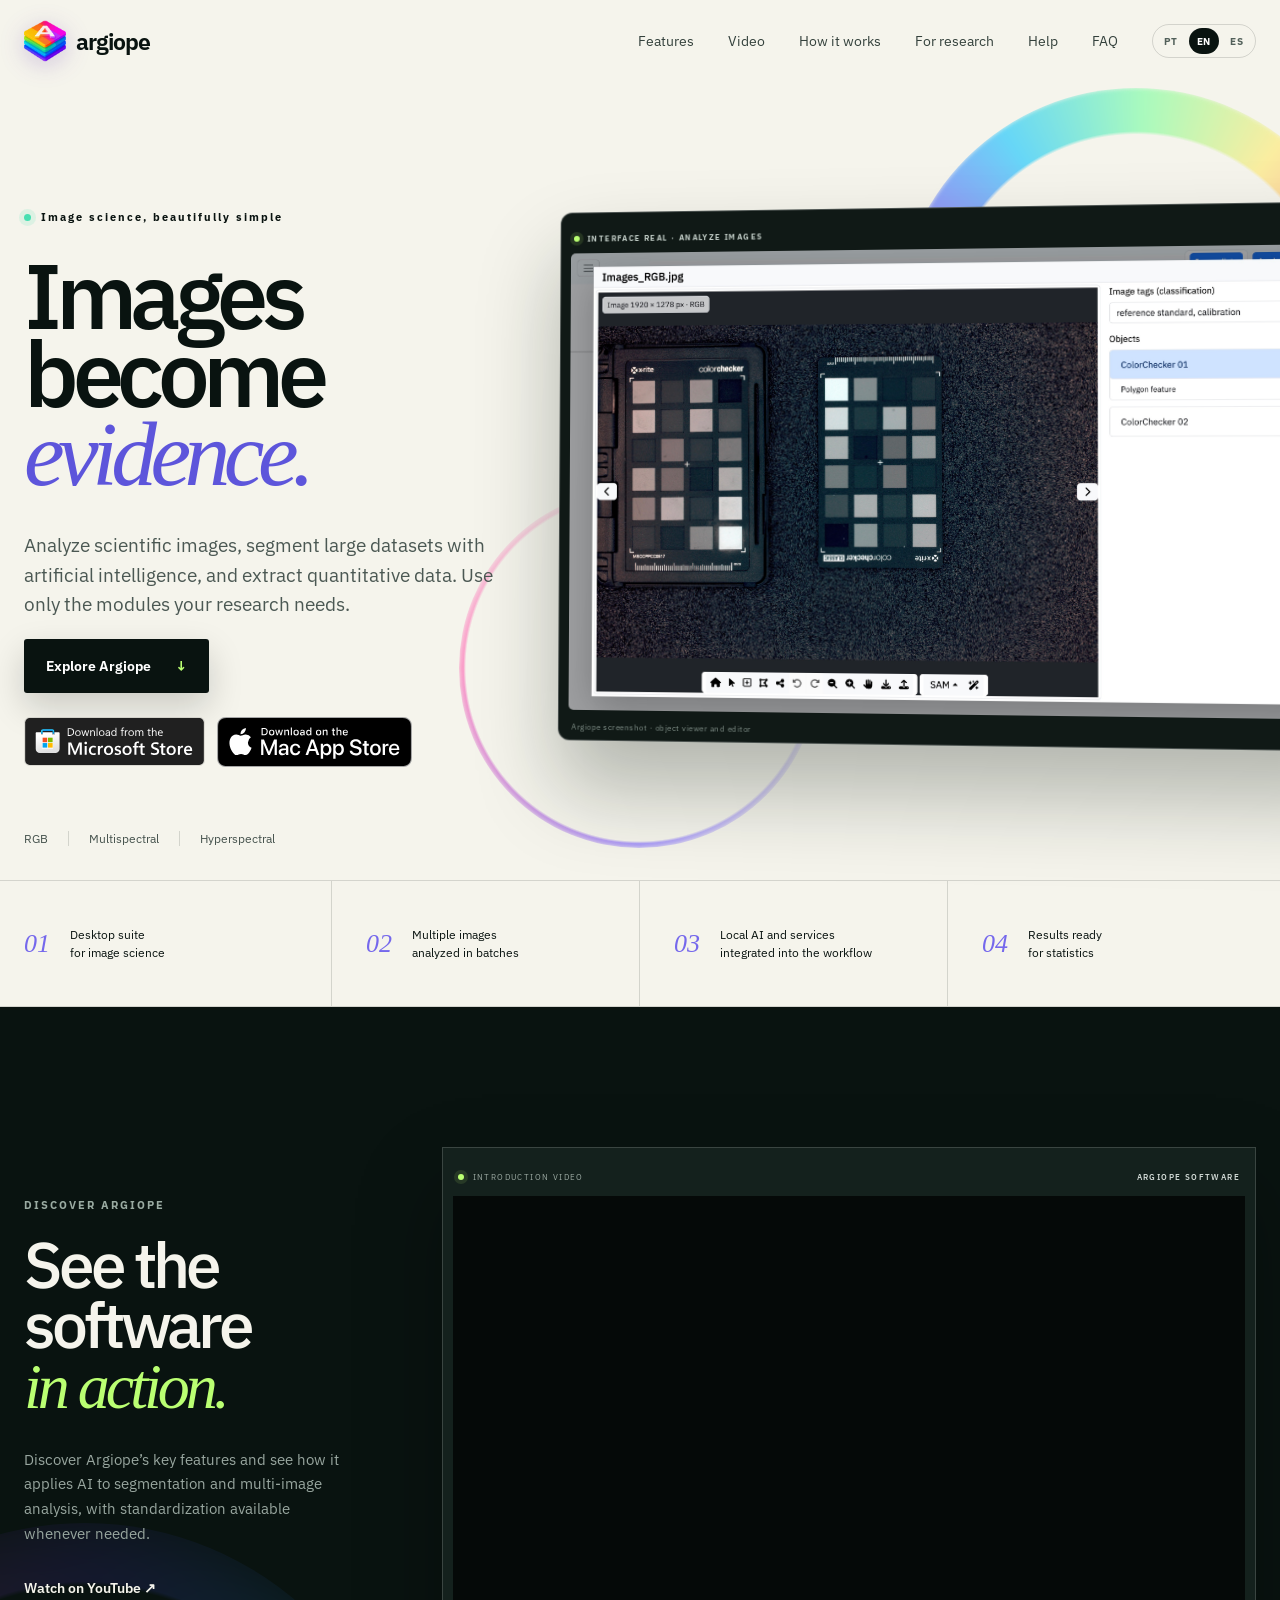
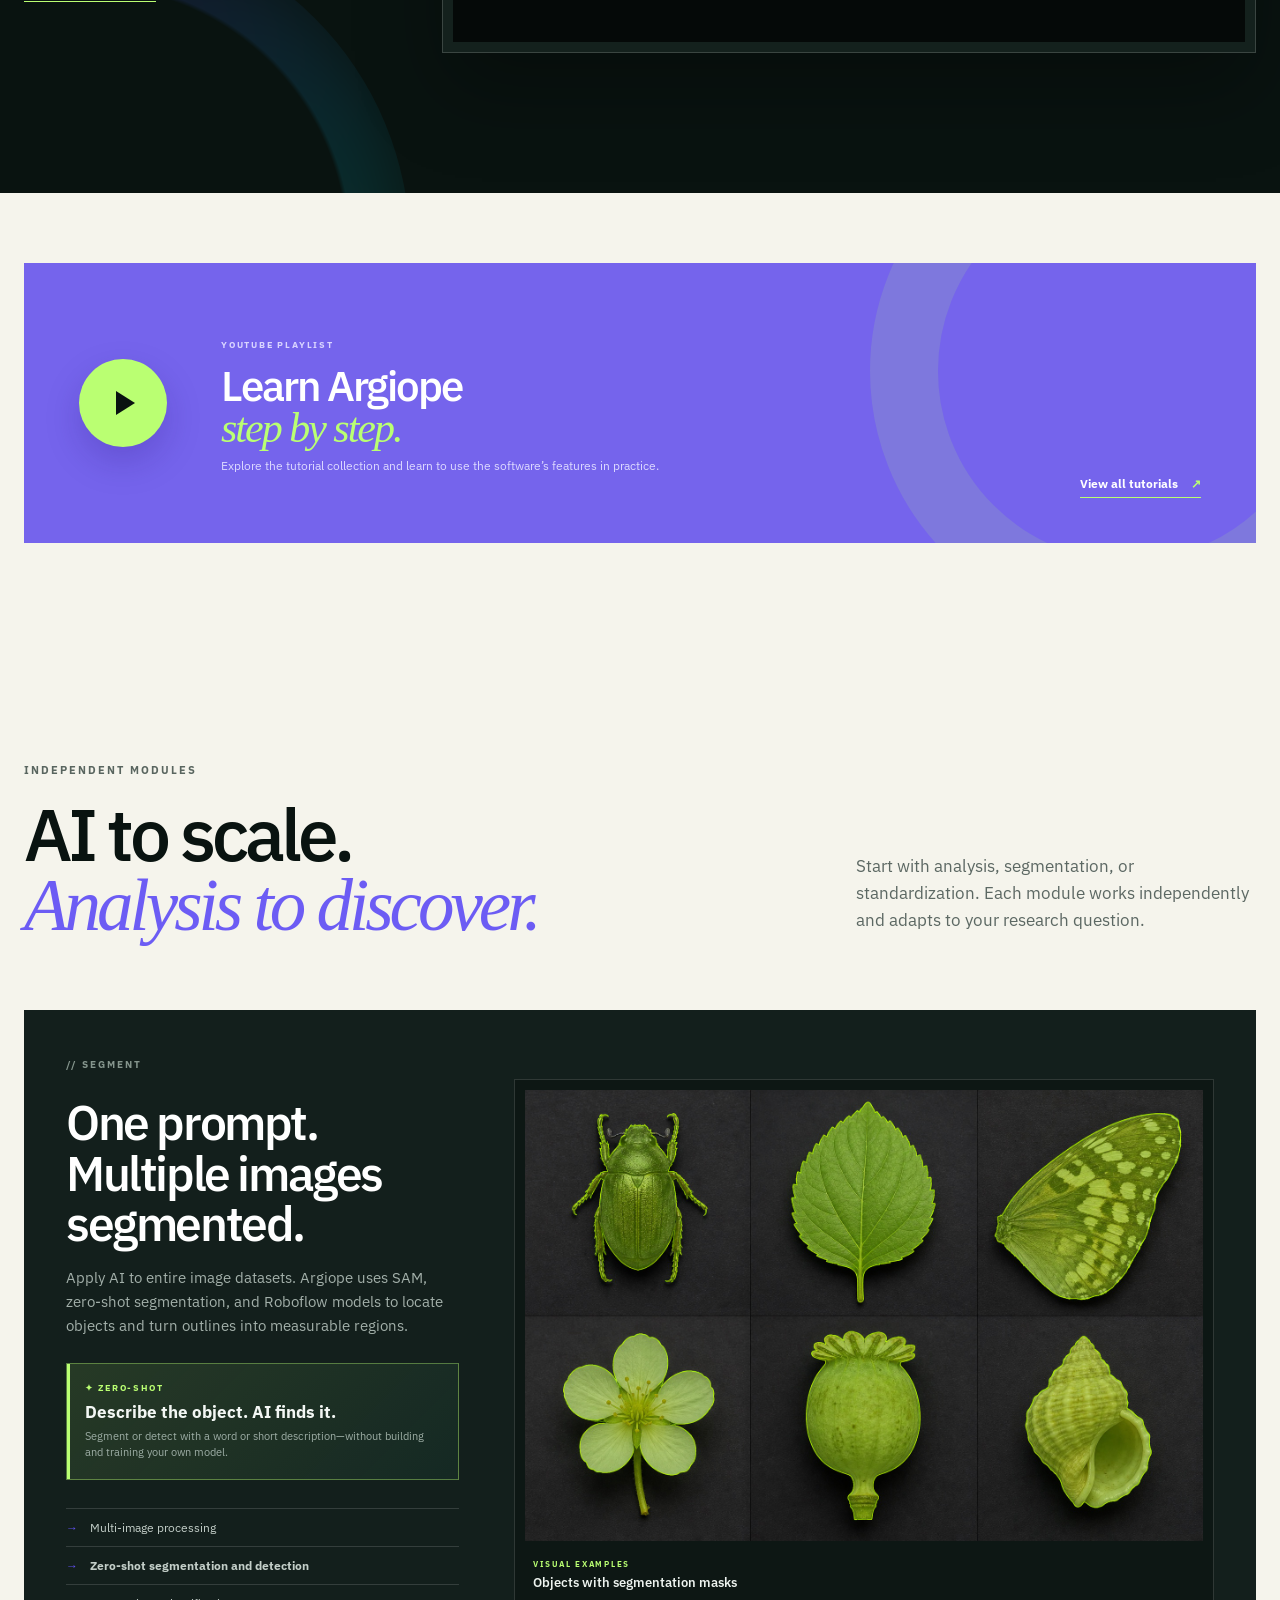
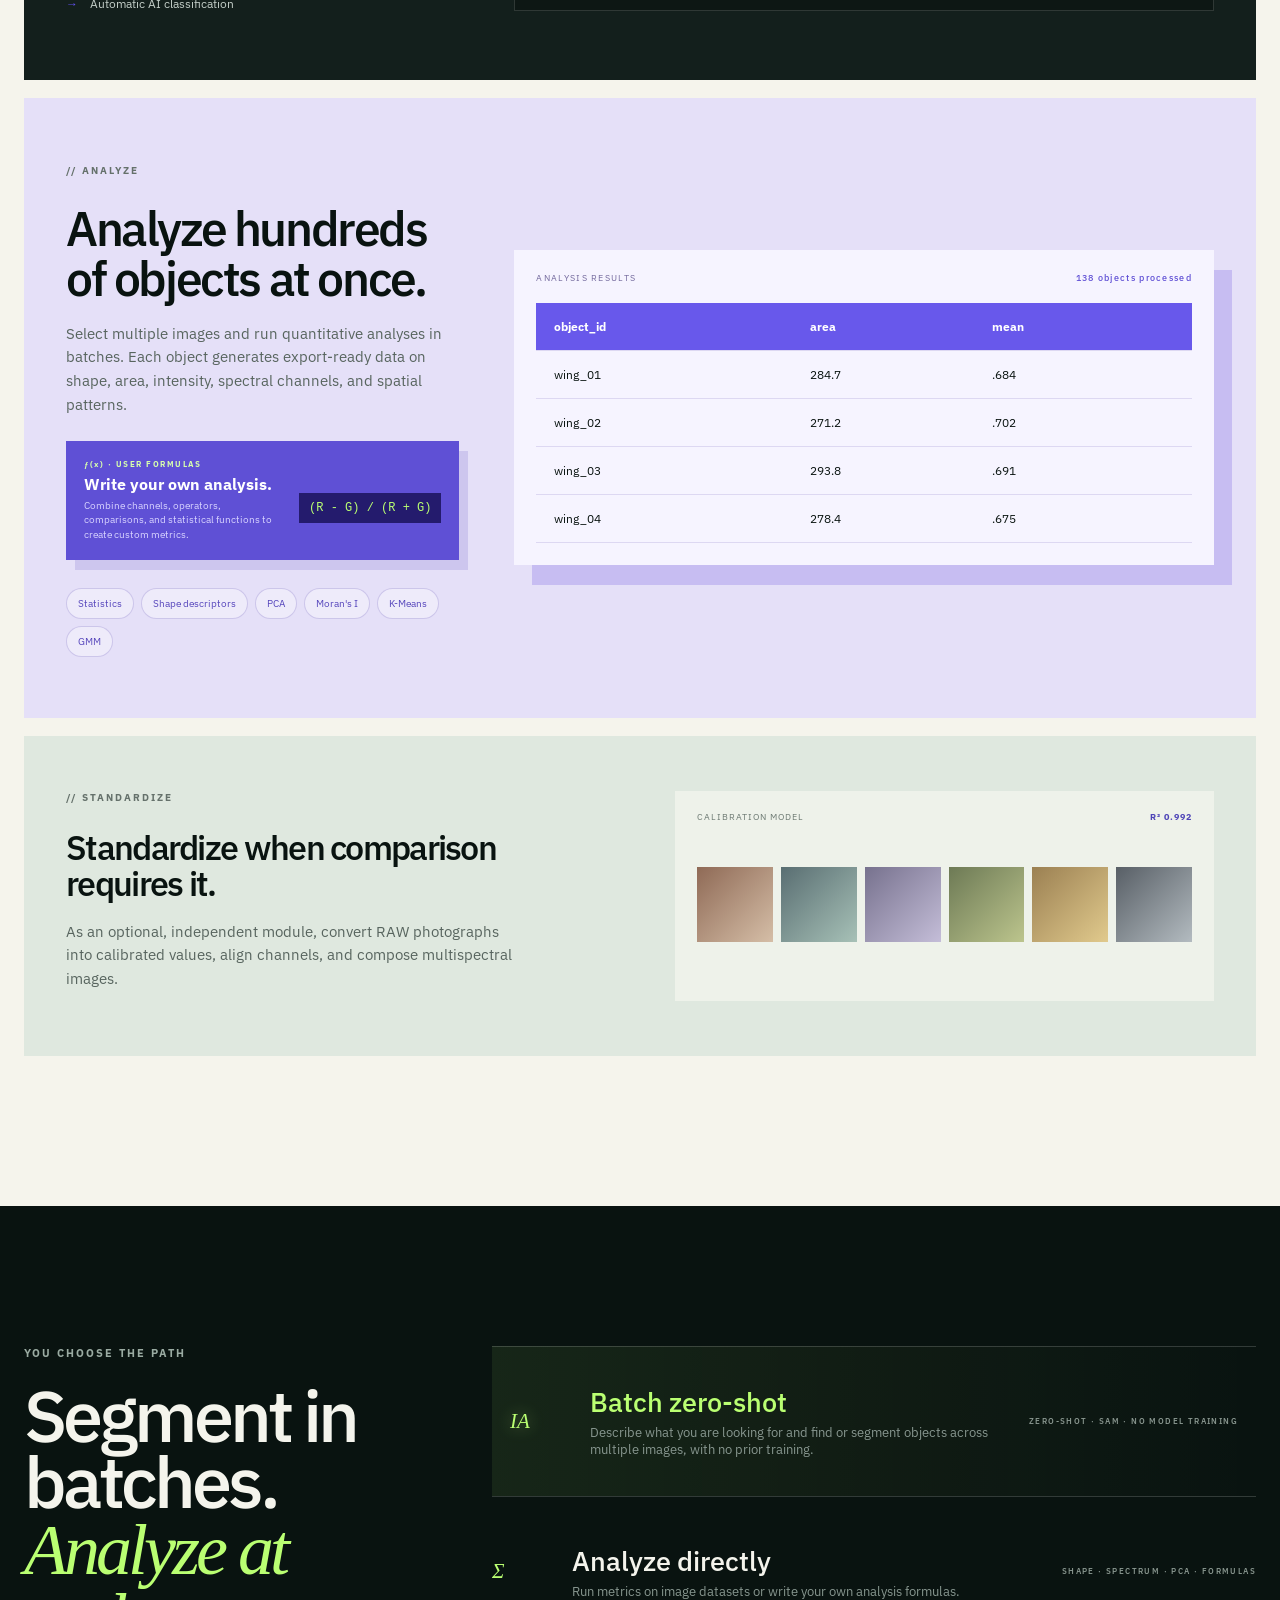
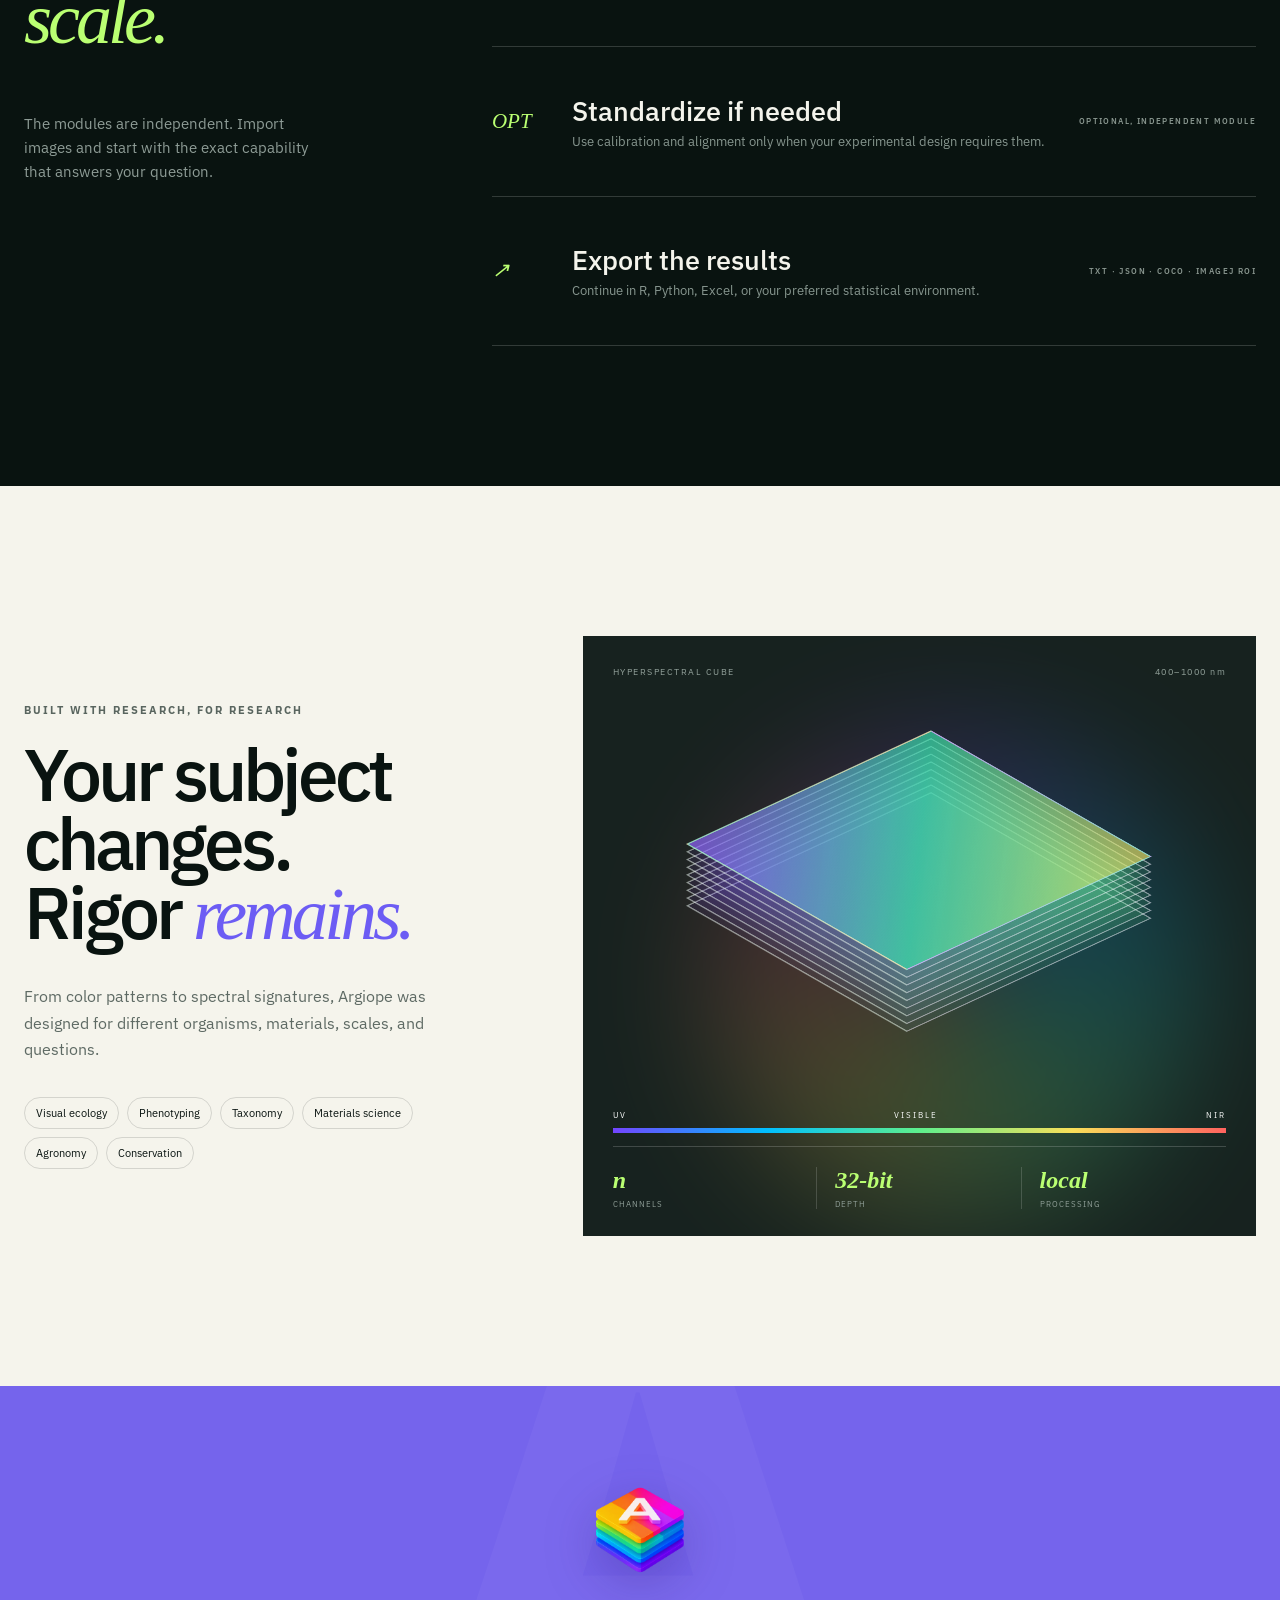
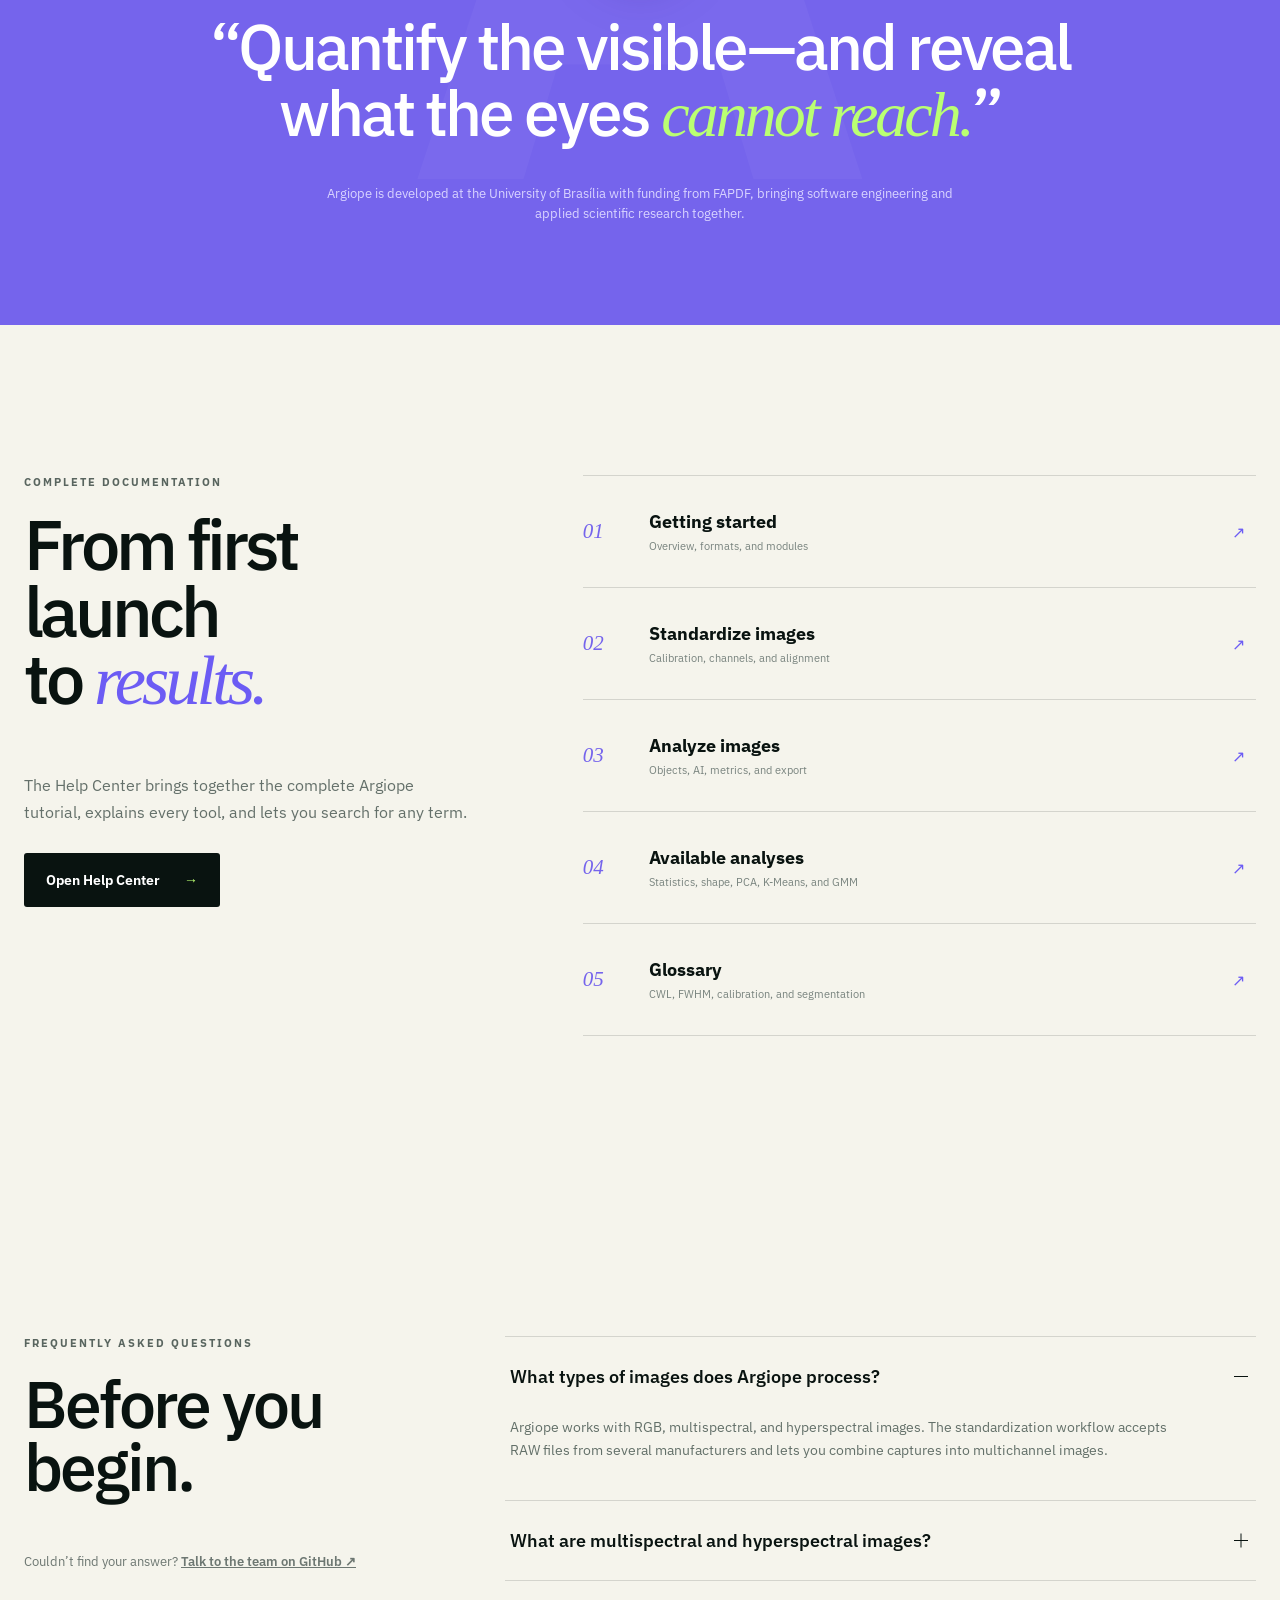
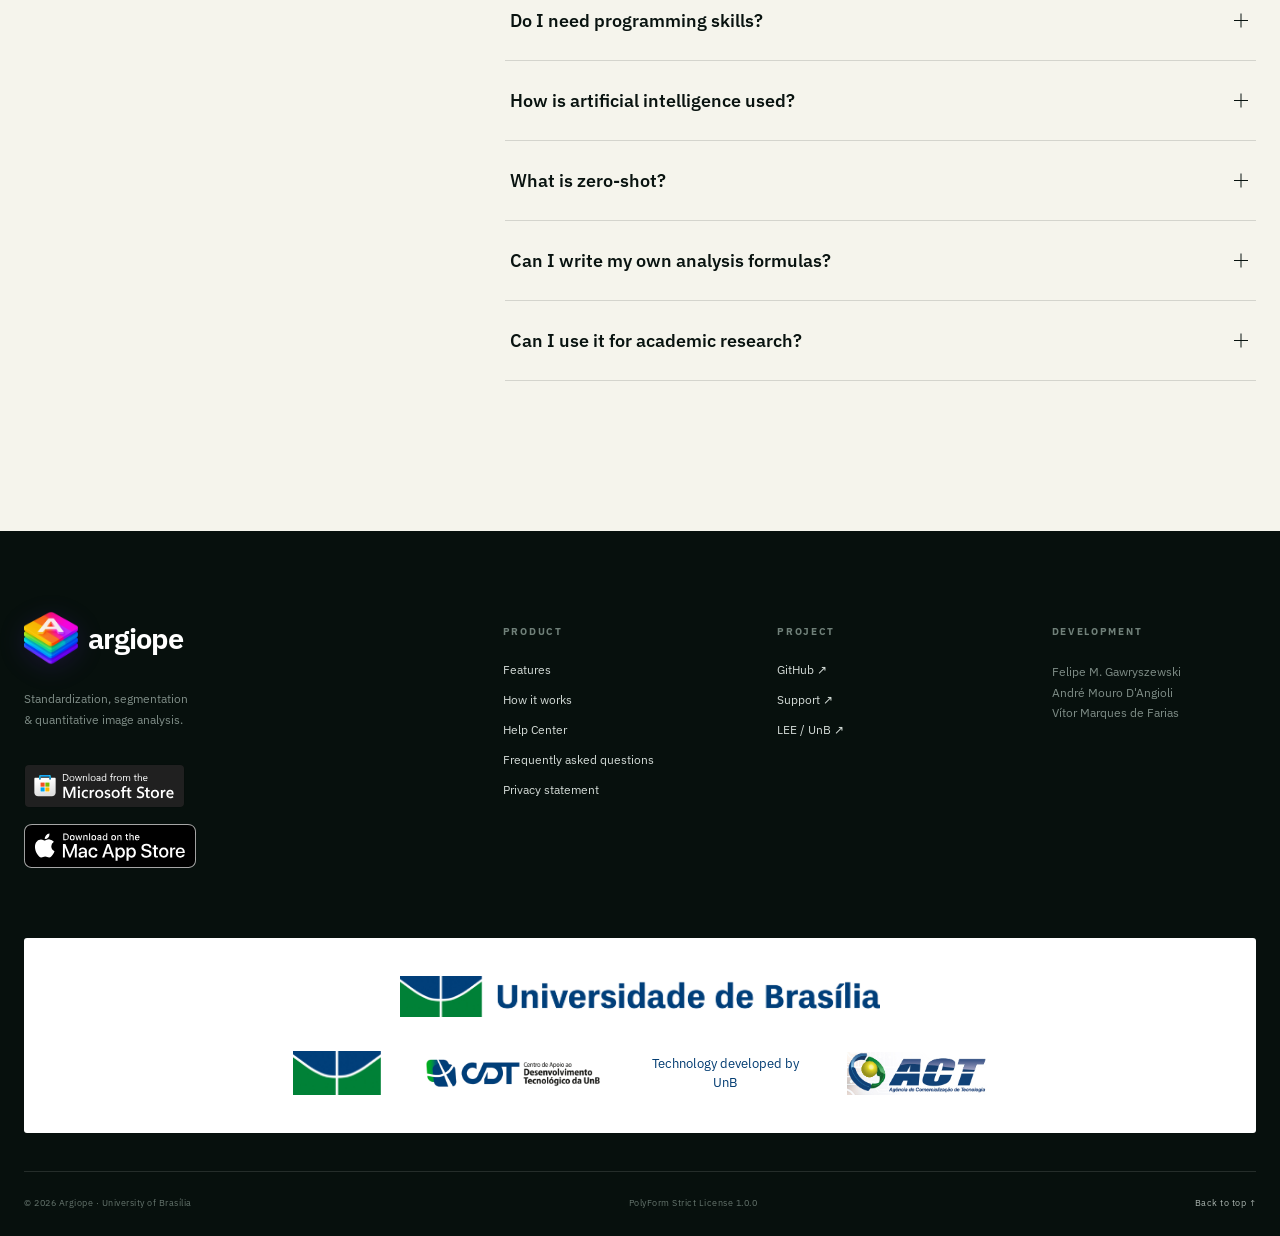
<file: index.html>
<!doctype html>
<html lang="en">
<head>
  <meta charset="utf-8">
  <meta name="viewport" content="width=device-width, initial-scale=1">
  <meta name="description" content="Argiope: standardization, segmentation, and quantitative analysis of RGB, multispectral, and hyperspectral images.">
  <meta name="theme-color" content="#091310">
  <meta property="og:type" content="website">
  <meta property="og:locale" content="en_US">
  <meta property="og:title" content="Argiope — Turn images into evidence">
  <meta property="og:description" content="Standardize, segment, and analyze scientific images in an AI-assisted visual workflow.">
  <meta property="og:image" content="assets/argiope-logo.png?v=b9d632a010e6">
  <title>Argiope — Turn images into evidence</title>
  <link rel="icon" href="assets/argiope-logo.png?v=b9d632a010e6">
  <link rel="stylesheet" href="styles.css?v=70e8c110591d">
  <link rel="alternate" hreflang="pt-BR" href="index-pt.html">
  <link rel="alternate" hreflang="en" href="index-en.html">
  <link rel="alternate" hreflang="es" href="index-es.html">
  <link rel="alternate" hreflang="x-default" href="index.html">
  <script>
    (() => {
      const preferredLanguage = (navigator.languages?.[0] || navigator.language || 'en').toLowerCase();
      const destination = preferredLanguage.startsWith('pt')
        ? 'index-pt.html'
        : preferredLanguage.startsWith('es')
          ? 'index-es.html'
          : null;

      if (destination) {
        const localizedUrl = new URL(destination, window.location.href);
        localizedUrl.hash = window.location.hash;
        window.location.replace(localizedUrl.href);
      }
    })();
  </script>
  <noscript><style>.reveal{opacity:1;transform:none}</style></noscript>
  <script type="application/ld+json">
    {
      "@context": "https://schema.org",
      "@type": "SoftwareApplication",
      "name": "Argiope",
      "applicationCategory": "ScienceApplication",
      "operatingSystem": "Windows, macOS",
      "description": "Desktop suite for standardization, segmentation, and quantitative analysis of RGB, multispectral, and hyperspectral images.",
      "license": "https://polyformproject.org/licenses/strict/1.0.0/",
      "codeRepository": "https://github.com/argiopeLab/Argiope"
    }
  </script>
</head>
<body data-menu-open="Open menu" data-menu-close="Close menu">
  <a class="skip-link" href="#conteudo">Skip to content</a>

  <header class="site-header" id="topo">
    <div class="nav-wrap shell">
      <a class="brand" href="#topo" aria-label="Argiope, home">
        <img src="assets/argiope-logo.png?v=b9d632a010e6" alt="" width="42" height="42">
        <span>argiope</span>
      </a>
      <button class="menu-toggle" aria-expanded="false" aria-controls="menu-principal" aria-label="Open menu">
        <span></span><span></span>
      </button>
      <nav id="menu-principal" class="main-nav" aria-label="Main navigation">
        <a href="#recursos">Features</a>
        <a href="#video">Video</a>
        <a href="#fluxo">How it works</a>
        <a href="#pesquisa">For research</a>
        <a href="help-en.html">Help</a>
        <a href="#faq">FAQ</a>
        <div class="language-switcher" aria-label="Select language">
          <a href="index-pt.html" lang="pt-BR" hreflang="pt-BR">PT</a>
          <a href="index-en.html" lang="en" hreflang="en" aria-current="page">EN</a>
          <a href="index-es.html" lang="es" hreflang="es">ES</a>
        </div>
      </nav>
    </div>
  </header>

  <main id="conteudo">
    <section class="hero shell">
      <div class="hero-copy reveal">
        <div class="eyebrow"><i></i> Image science, beautifully simple</div>
        <h1>Images become<br><em>evidence.</em></h1>
        <p class="hero-lead">Analyze scientific images, segment large datasets with artificial intelligence, and extract quantitative data. Use only the modules your research needs.</p>
        <div class="hero-actions">
          <a class="button button-primary" href="#recursos">Explore Argiope <span aria-hidden="true">↓</span></a>
        </div>
        <div class="download-options">
          <a class="store-badge store-badge-hero" href="https://apps.microsoft.com/detail/9N33VQRPGR9X" target="_blank" rel="noopener noreferrer" aria-label="Download Argiope from the Microsoft Store">
            <img src="assets/microsoft-store-badge-en.svg" alt="Get it from Microsoft" width="161" height="44">
          </a>
          <a class="store-badge store-badge-mac store-badge-hero" href="https://apps.apple.com/app/argiope/id6822448514" target="_blank" rel="noopener noreferrer" aria-label="Download Argiope from the Mac App Store">
            <img src="assets/mac-app-store-badge.svg" alt="Download on the Mac App Store" width="156.10054" height="40">
          </a>
        </div>
        <div class="hero-meta" aria-label="Compatibility">
          <span>RGB</span><span>Multispectral</span><span>Hyperspectral</span>
        </div>
      </div>

      <div class="hero-visual reveal" style="--delay: .12s">
        <div class="spectrum-orbit orbit-one"></div>
        <div class="spectrum-orbit orbit-two"></div>
        <figure class="product-shot">
          <div class="shot-label"><i></i> INTERFACE REAL · ANALYZE IMAGES</div>
          <img src="assets/argiope-interface.jpg" alt="The actual Argiope interface showing a ColorChecker image, annotation tools, SAM model selection, tags, and an object list." width="1440" height="900">
          <figcaption>Argiope screenshot · object viewer and editor</figcaption>
        </figure>
      </div>
    </section>

    <section class="proof-strip" aria-label="Product overview">
      <div class="shell proof-grid reveal">
        <div><b>01</b><span>Desktop suite<br>for image science</span></div>
        <div><b>02</b><span>Multiple images<br>analyzed in batches</span></div>
        <div><b>03</b><span>Local AI and services<br>integrated into the workflow</span></div>
        <div><b>04</b><span>Results ready<br>for statistics</span></div>
      </div>
    </section>

    <section class="video-section" id="video">
      <div class="shell video-grid">
        <div class="video-copy reveal">
          <span class="kicker light">DISCOVER ARGIOPE</span>
          <h2>See the software<br><em>in action.</em></h2>
          <p>Discover Argiope’s key features and see how it applies AI to segmentation and multi-image analysis, with standardization available whenever needed.</p>
          <a class="text-link video-link" href="https://youtu.be/IZ79rgv7XCg" target="_blank" rel="noreferrer">Watch on YouTube <span aria-hidden="true">↗</span></a>
        </div>
        <div class="video-player-wrap reveal" style="--delay:.12s">
          <div class="video-player-label"><i></i><span>INTRODUCTION VIDEO</span><b>ARGIOPE SOFTWARE</b></div>
          <div class="video-player">
            <iframe src="https://www.youtube-nocookie.com/embed/IZ79rgv7XCg?rel=0" title="Argiope Software — key features" loading="lazy" allow="accelerometer; autoplay; clipboard-write; encrypted-media; gyroscope; picture-in-picture; web-share" referrerpolicy="strict-origin-when-cross-origin" allowfullscreen></iframe>
          </div>
        </div>
      </div>
    </section>

    <section class="tutorial-strip">
      <a class="shell tutorial-playlist reveal" href="https://www.youtube.com/playlist?list=PLUFucDpEwd5Pwd0zafdGdwaZ3mjYi294B" target="_blank" rel="noreferrer">
        <span class="tutorial-play"><i></i></span>
        <div><small>YOUTUBE PLAYLIST</small><h2>Learn Argiope<br><em>step by step.</em></h2><p>Explore the tutorial collection and learn to use the software’s features in practice.</p></div>
        <b>View all tutorials <span aria-hidden="true">↗</span></b>
      </a>
    </section>

    <section class="section shell" id="recursos">
      <div class="section-heading reveal">
        <div><span class="kicker">INDEPENDENT MODULES</span><h2>AI to scale.<br><em>Analysis to discover.</em></h2></div>
        <p>Start with analysis, segmentation, or standardization. Each module works independently and adapts to your research question.</p>
      </div>
      <div class="feature-bento">
        <article class="feature-card feature-ai feature-prominent reveal">
          <div class="feature-copy"><span class="number">// SEGMENT</span><h3>One prompt.<br>Multiple images segmented.</h3><p>Apply AI to entire image datasets. Argiope uses SAM, zero-shot segmentation, and Roboflow models to locate objects and turn outlines into measurable regions.</p><div class="zero-shot-callout"><span>✦ ZERO-SHOT</span><strong>Describe the object. AI finds it.</strong><small>Segment or detect with a word or short description—without building and training your own model.</small></div><ul><li>Multi-image processing</li><li><strong>Zero-shot segmentation and detection</strong></li><li>Automatic AI classification</li></ul></div>
          <figure class="segmentation-examples">
            <img src="assets/segmented-specimens.jpg" alt="Six scientific specimen photographs—beetle, leaf, butterfly wing, flower, fruit, and shell—with segmentation masks and outlines." width="1536" height="1024">
            <figcaption><span>VISUAL EXAMPLES</span><b>Objects with segmentation masks</b></figcaption>
          </figure>
        </article>

        <article class="feature-card feature-data feature-prominent reveal" style="--delay:.08s">
          <div class="feature-copy"><span class="number">// ANALYZE</span><h3>Analyze hundreds of objects at once.</h3><p>Select multiple images and run quantitative analyses in batches. Each object generates export-ready data on shape, area, intensity, spectral channels, and spatial patterns.</p><div class="formula-callout"><span>ƒ(x) · USER FORMULAS</span><strong>Write your own analysis.</strong><code>(R - G) / (R + G)</code><small>Combine channels, operators, comparisons, and statistical functions to create custom metrics.</small></div><div class="analysis-chips"><span>Statistics</span><span>Shape descriptors</span><span>PCA</span><span>Moran's I</span><span>K-Means</span><span>GMM</span></div></div>
          <div class="batch-results" aria-hidden="true"><div class="results-head"><span>ANALYSIS RESULTS</span><b>138 objects processed</b></div><div class="data-table"><div><b>object_id</b><b>area</b><b>mean</b></div><div><span>wing_01</span><span>284.7</span><span>.684</span></div><div><span>wing_02</span><span>271.2</span><span>.702</span></div><div><span>wing_03</span><span>293.8</span><span>.691</span></div><div><span>wing_04</span><span>278.4</span><span>.675</span></div></div></div>
        </article>

        <article class="feature-card feature-standardize feature-compact reveal" style="--delay:.1s">
          <div class="feature-copy"><span class="number">// STANDARDIZE</span><h3>Standardize when comparison requires it.</h3><p>As an optional, independent module, convert RAW photographs into calibrated values, align channels, and compose multispectral images.</p></div>
          <div class="compact-calibration" aria-hidden="true"><span>CALIBRATION MODEL</span><b>R² 0.992</b><i></i><i></i><i></i><i></i><i></i><i></i></div>
        </article>
      </div>
    </section>

    <section class="workflow-section" id="fluxo">
      <div class="shell">
        <div class="workflow-heading reveal"><span class="kicker light">YOU CHOOSE THE PATH</span><h2>Segment in batches.<br><em>Analyze at scale.</em></h2><p>The modules are independent. Import images and start with the exact capability that answers your question.</p></div>
        <ul class="workflow-list">
          <li class="reveal workflow-zero-shot"><span>IA</span><div><h3>Batch zero-shot</h3><p>Describe what you are looking for and find or segment objects across multiple images, with no prior training.</p></div><b>ZERO-SHOT · SAM · NO MODEL TRAINING</b></li>
          <li class="reveal"><span>Σ</span><div><h3>Analyze directly</h3><p>Run metrics on image datasets or write your own analysis formulas.</p></div><b>SHAPE · SPECTRUM · PCA · FORMULAS</b></li>
          <li class="reveal"><span>OPT</span><div><h3>Standardize if needed</h3><p>Use calibration and alignment only when your experimental design requires them.</p></div><b>OPTIONAL, INDEPENDENT MODULE</b></li>
          <li class="reveal"><span>↗</span><div><h3>Export the results</h3><p>Continue in R, Python, Excel, or your preferred statistical environment.</p></div><b>TXT · JSON · COCO · IMAGEJ ROI</b></li>
        </ul>
      </div>
    </section>

    <section class="section science shell" id="pesquisa">
      <div class="science-copy reveal">
        <span class="kicker">BUILT WITH RESEARCH, FOR RESEARCH</span>
        <h2>Your subject changes.<br>Rigor <em>remains.</em></h2>
        <p>From color patterns to spectral signatures, Argiope was designed for different organisms, materials, scales, and questions.</p>
        <div class="use-tags"><span>Visual ecology</span><span>Phenotyping</span><span>Taxonomy</span><span>Materials science</span><span>Agronomy</span><span>Conservation</span></div>
      </div>
      <div class="spectrum-card reveal" style="--delay:.12s">
        <div class="spectrum-head"><span>HYPERSPECTRAL CUBE</span><span>400–1000 nm</span></div>
        <div class="cube" aria-hidden="true"><i></i><i></i><i></i><i></i><i></i><i></i><i></i><i></i><i></i></div>
        <div class="wave-labels"><span>UV</span><span>VISIBLE</span><span>NIR</span></div>
        <div class="science-stats"><div><b>n</b><span>channels</span></div><div><b>32-bit</b><span>depth</span></div><div><b>local</b><span>processing</span></div></div>
      </div>
    </section>

    <section class="quote-section">
      <div class="shell quote-wrap reveal">
        <img src="assets/argiope-logo.png?v=b9d632a010e6" alt="" width="88" height="88">
        <blockquote>“Quantify the visible—and reveal<br>what the eyes <em>cannot reach.</em>”</blockquote>
        <p>Argiope is developed at the University of Brasília with funding from FAPDF, bringing software engineering and applied scientific research together.</p>
      </div>
    </section>

    <section class="section help-hub shell" id="ajuda">
      <div class="help-hub-heading reveal">
        <span class="kicker">COMPLETE DOCUMENTATION</span>
        <h2>From first launch<br>to <em>results.</em></h2>
        <p>The Help Center brings together the complete Argiope tutorial, explains every tool, and lets you search for any term.</p>
        <a class="button button-dark" href="help-en.html">Open Help Center <span aria-hidden="true">→</span></a>
      </div>
      <div class="help-topics reveal" style="--delay:.1s">
        <a href="help-en.html#introduction"><span>01</span><div><b>Getting started</b><small>Overview, formats, and modules</small></div><i>↗</i></a>
        <a href="help-en.html#standardize"><span>02</span><div><b>Standardize images</b><small>Calibration, channels, and alignment</small></div><i>↗</i></a>
        <a href="help-en.html#analyze"><span>03</span><div><b>Analyze images</b><small>Objects, AI, metrics, and export</small></div><i>↗</i></a>
        <a href="help-en.html#analysis-additional"><span>04</span><div><b>Available analyses</b><small>Statistics, shape, PCA, K-Means, and GMM</small></div><i>↗</i></a>
        <a href="help-en.html#terminology"><span>05</span><div><b>Glossary</b><small>CWL, FWHM, calibration, and segmentation</small></div><i>↗</i></a>
      </div>
    </section>

    <section class="section faq shell" id="faq">
      <div class="faq-intro reveal"><span class="kicker">FREQUENTLY ASKED QUESTIONS</span><h2>Before you<br>begin.</h2><p>Couldn’t find your answer? <a href="https://github.com/argiopeLab/Argiope/issues/" target="_blank" rel="noreferrer">Talk to the team on GitHub ↗</a></p></div>
      <div class="faq-list reveal" style="--delay:.1s">
        <details open><summary>What types of images does Argiope process?<i></i></summary><p>Argiope works with RGB, multispectral, and hyperspectral images. The standardization workflow accepts RAW files from several manufacturers and lets you combine captures into multichannel images.</p></details>
        <details><summary>What are multispectral and hyperspectral images?<i></i></summary><p><strong>Multispectral</strong> images capture an object in a few specific spectral bands, such as ultraviolet, visible light, and infrared. <strong>Hyperspectral</strong> images capture dozens or hundreds of narrow, continuous bands, creating a detailed spectral signature for every pixel. Argiope lets you view, combine, and analyze the channels of both image types.</p></details>
        <details><summary>Do I need programming skills?<i></i></summary><p>No. The main workflows are visual. Results can be exported if you want to continue the analysis in R, Python, Excel, or other statistical software.</p></details>
        <details><summary>How is artificial intelligence used?<i></i></summary><p>Integrated models can segment objects, detect reference patterns, and classify images. Local options and optional Roboflow and Gemini integrations are available.</p></details>
        <details><summary>What is zero-shot?<i></i></summary><p>Zero-shot is a way to use artificial intelligence without training a model specifically for your image dataset. Describe the object you want in words—such as “butterfly wing” or “leaf”—and Argiope can detect or segment those objects in one or multiple images.</p></details>
        <details><summary>Can I write my own analysis formulas?<i></i></summary><p>Yes. Argiope lets you create custom metrics using image channels, mathematical operations, comparisons, and functions such as mean, median, standard deviation, sum, and count. For example, <code>(R - G) / (R + G)</code> calculates a normalized difference for the pixels in each object.</p></details>
        <details><summary>Can I use it for academic research?<i></i></summary><p>Yes. The software uses the PolyForm Strict License 1.0.0 for noncommercial uses. Review the full terms and citation guidance before publishing.</p></details>
      </div>
    </section>

  </main>

  <footer class="footer">
    <div class="shell footer-grid">
      <div class="footer-brand"><a class="brand brand-light" href="#topo"><img src="assets/argiope-logo.png?v=b9d632a010e6" alt="" width="54" height="54"><span>argiope</span></a><p>Standardization, segmentation<br>&amp; quantitative image analysis.</p><a class="store-badge store-badge-footer" href="https://apps.microsoft.com/detail/9N33VQRPGR9X" target="_blank" rel="noopener noreferrer" aria-label="Download Argiope from the Microsoft Store"><img src="assets/microsoft-store-badge-en.svg" alt="Get it from Microsoft" width="161" height="44"></a><a class="store-badge store-badge-mac store-badge-footer" href="https://apps.apple.com/app/argiope/id6822448514" target="_blank" rel="noopener noreferrer" aria-label="Download Argiope from the Mac App Store"><img src="assets/mac-app-store-badge.svg" alt="Download on the Mac App Store" width="156.10054" height="40"></a></div>
      <div><h3>Product</h3><a href="#recursos">Features</a><a href="#fluxo">How it works</a><a href="help-en.html">Help Center</a><a href="#faq">Frequently asked questions</a><a href="privacy.html#en">Privacy statement</a></div>
      <div><h3>Project</h3><a href="https://github.com/argiopeLab/Argiope" target="_blank" rel="noreferrer">GitHub ↗</a><a href="https://github.com/argiopeLab/Argiope/issues/" target="_blank" rel="noreferrer">Support ↗</a><a href="https://lee.unb.br/" target="_blank" rel="noreferrer">LEE / UnB ↗</a></div>
      <div><h3>Development</h3><p>Felipe M. Gawryszewski<br>André Mouro D'Angioli<br>Vítor Marques de Farias</p></div>
    </div>
    <div class="shell institutional-brands" role="group" aria-label="Institutional brands">
      <img class="institutional-brand-primary" src="assets/universidade-brasilia.jpg" alt="University of Brasília" width="480" height="41" style="max-width:100%;height:auto" loading="lazy">
      <div class="institutional-brands-secondary">
        <img class="institutional-brand-symbol" src="assets/unb-symbol.svg" alt="Symbol of the University of Brasília" width="88" height="44" style="max-width:100%;height:auto" loading="lazy">
        <img class="institutional-brand-cdt" src="assets/cdt-logo.png" alt="CDT — Center for Technological Development Support" width="180" height="39" style="max-width:100%;height:auto" loading="lazy">
        <!-- Replace this text with the official technology seal when its standalone file is available. -->
        <p class="institutional-brand-technology">Technology developed by UnB</p>
        <img class="institutional-brand-act" src="assets/act-logo.svg" alt="ACT — Technology Commercialization Agency" width="140" height="43" style="max-width:100%;height:auto" loading="lazy">
      </div>
    </div>
    <div class="shell footer-bottom"><span>© 2026 Argiope · University of Brasília</span><span>PolyForm Strict License 1.0.0</span><a href="#topo">Back to top ↑</a></div>
  </footer>

  <script src="script.js"></script>
</body>
</html>
</file>
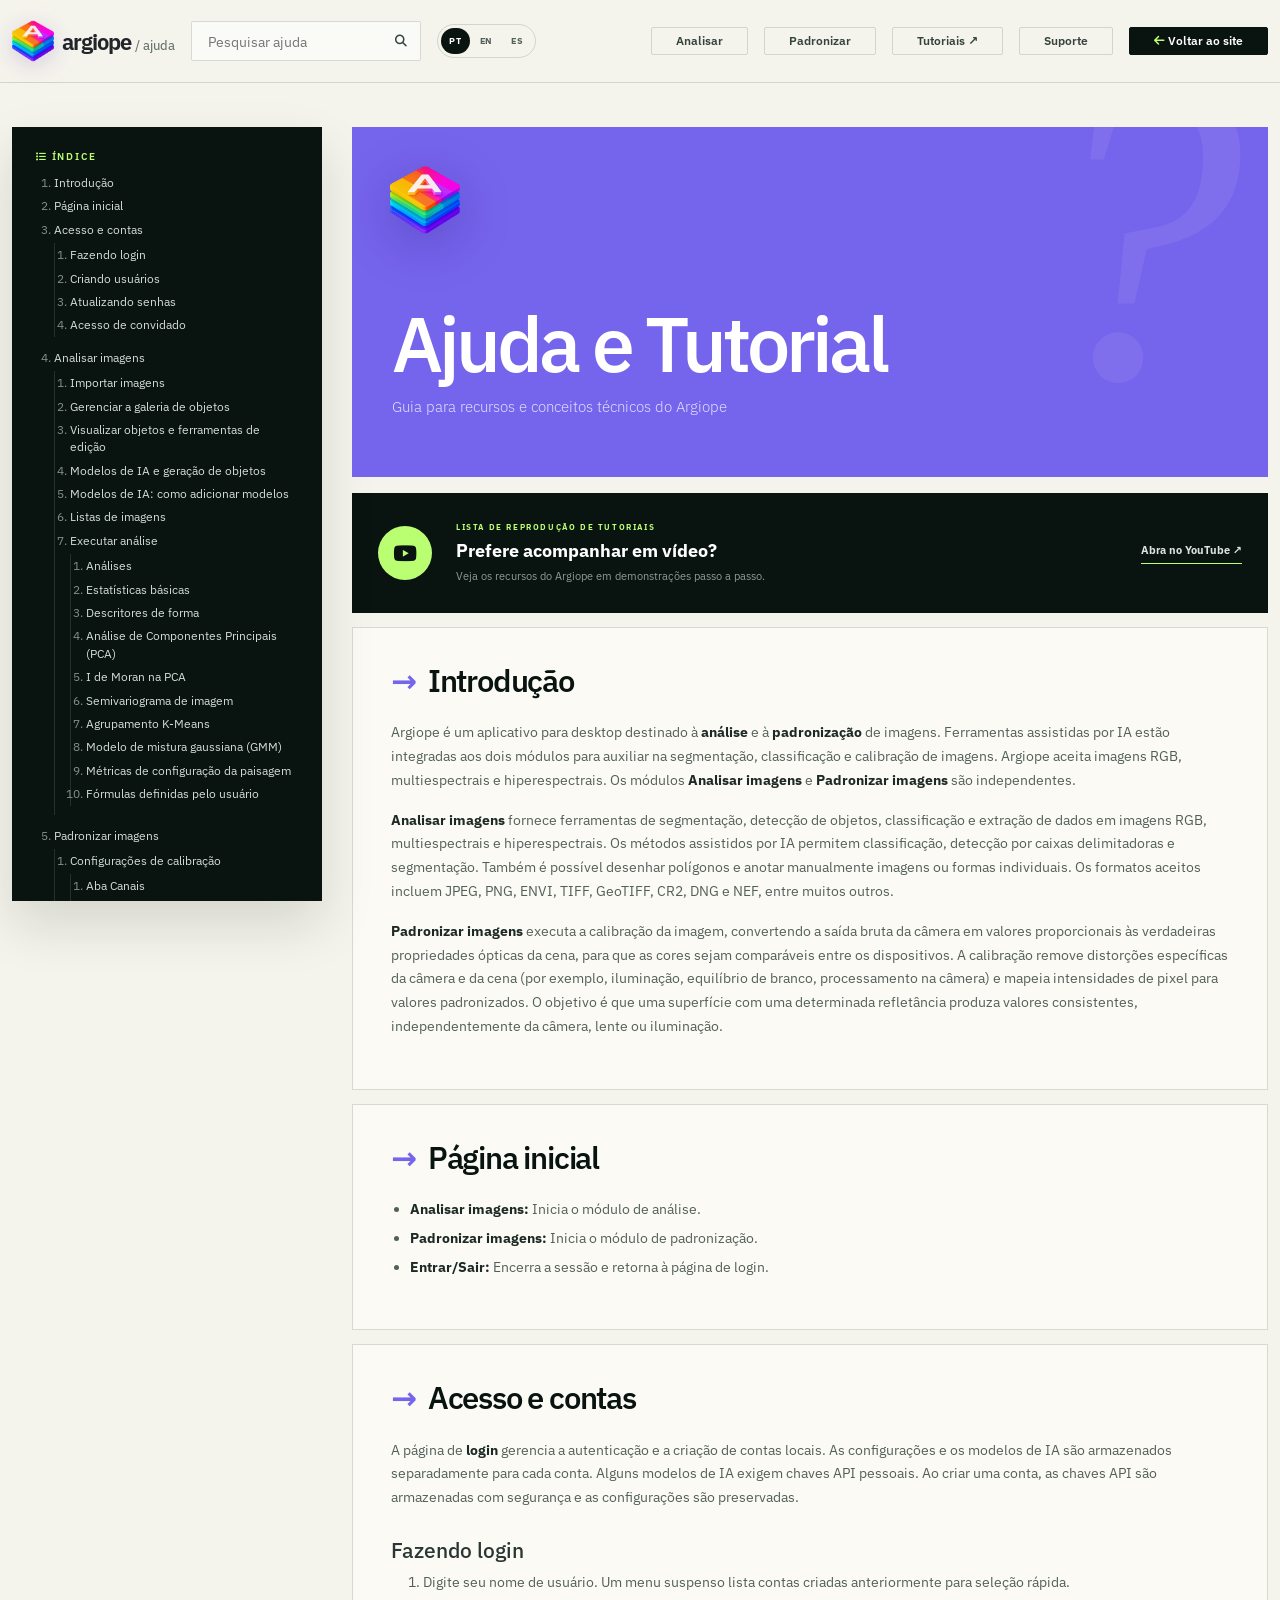
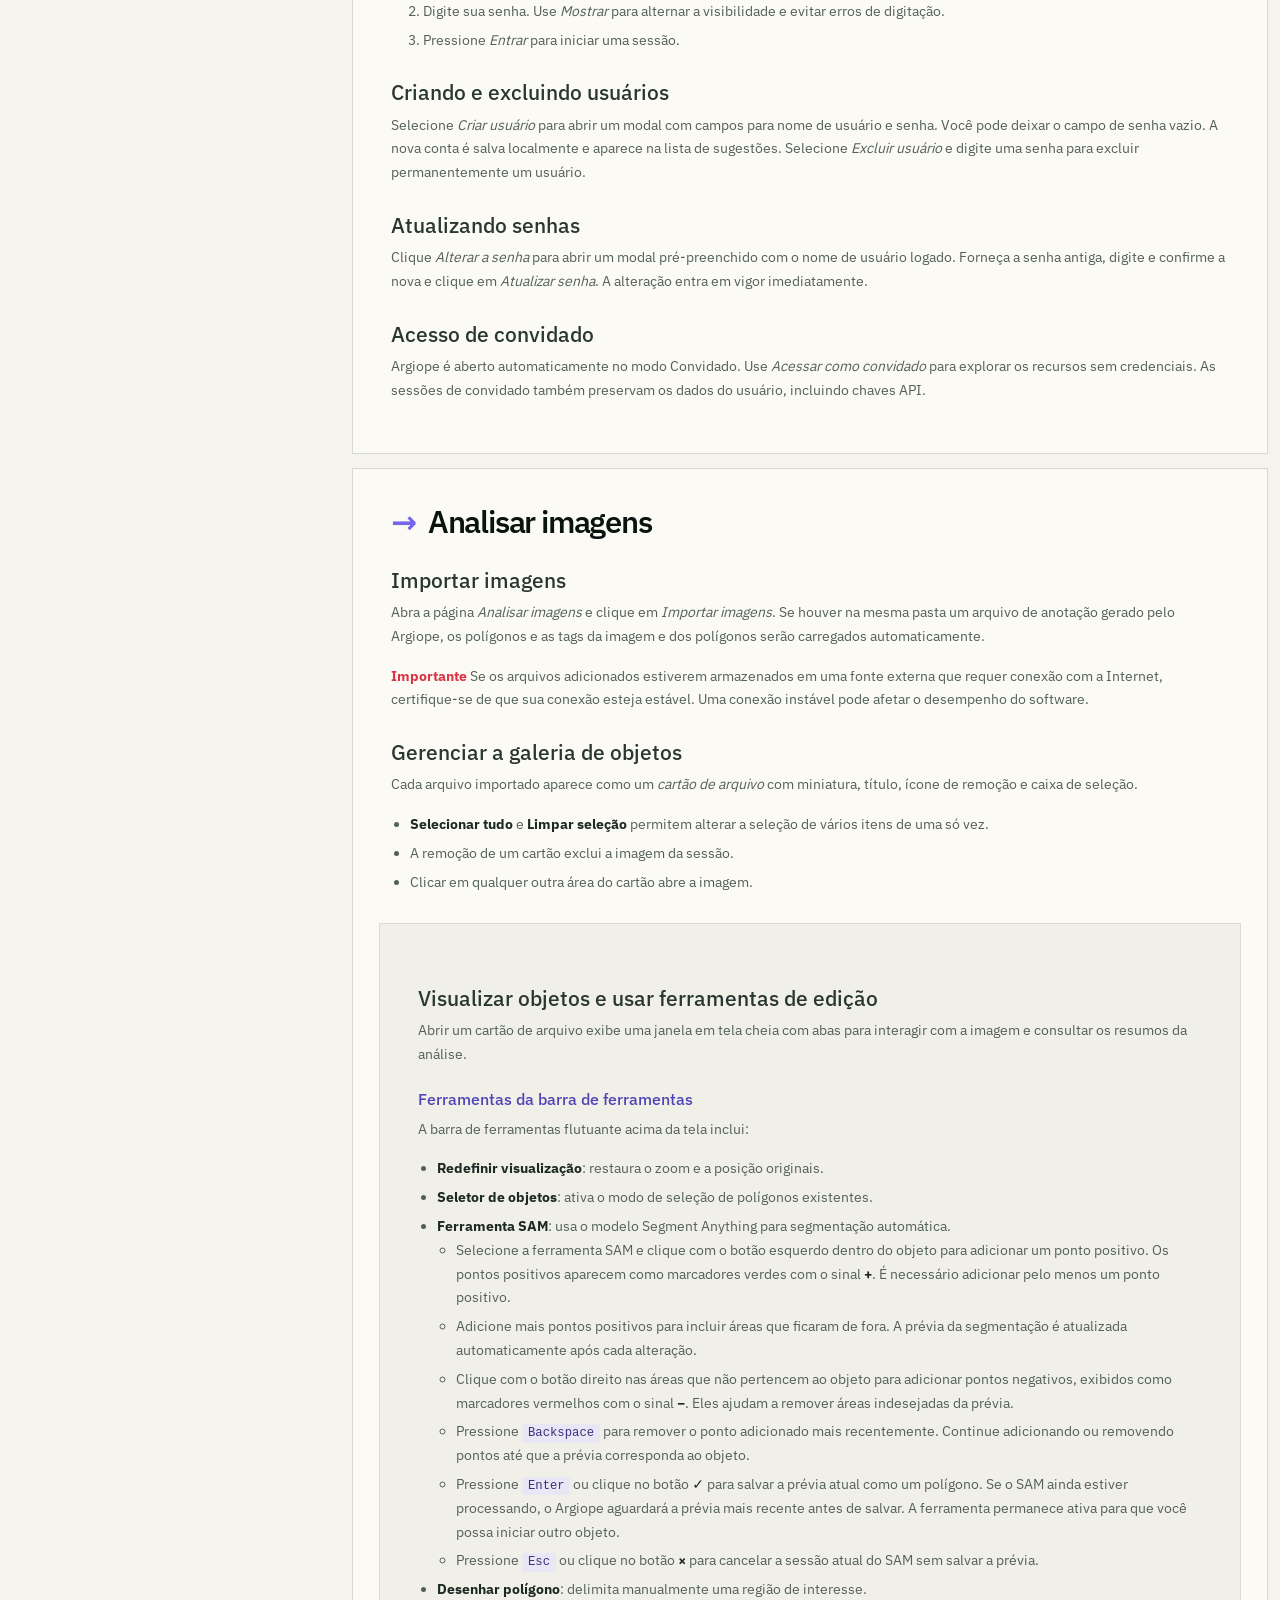
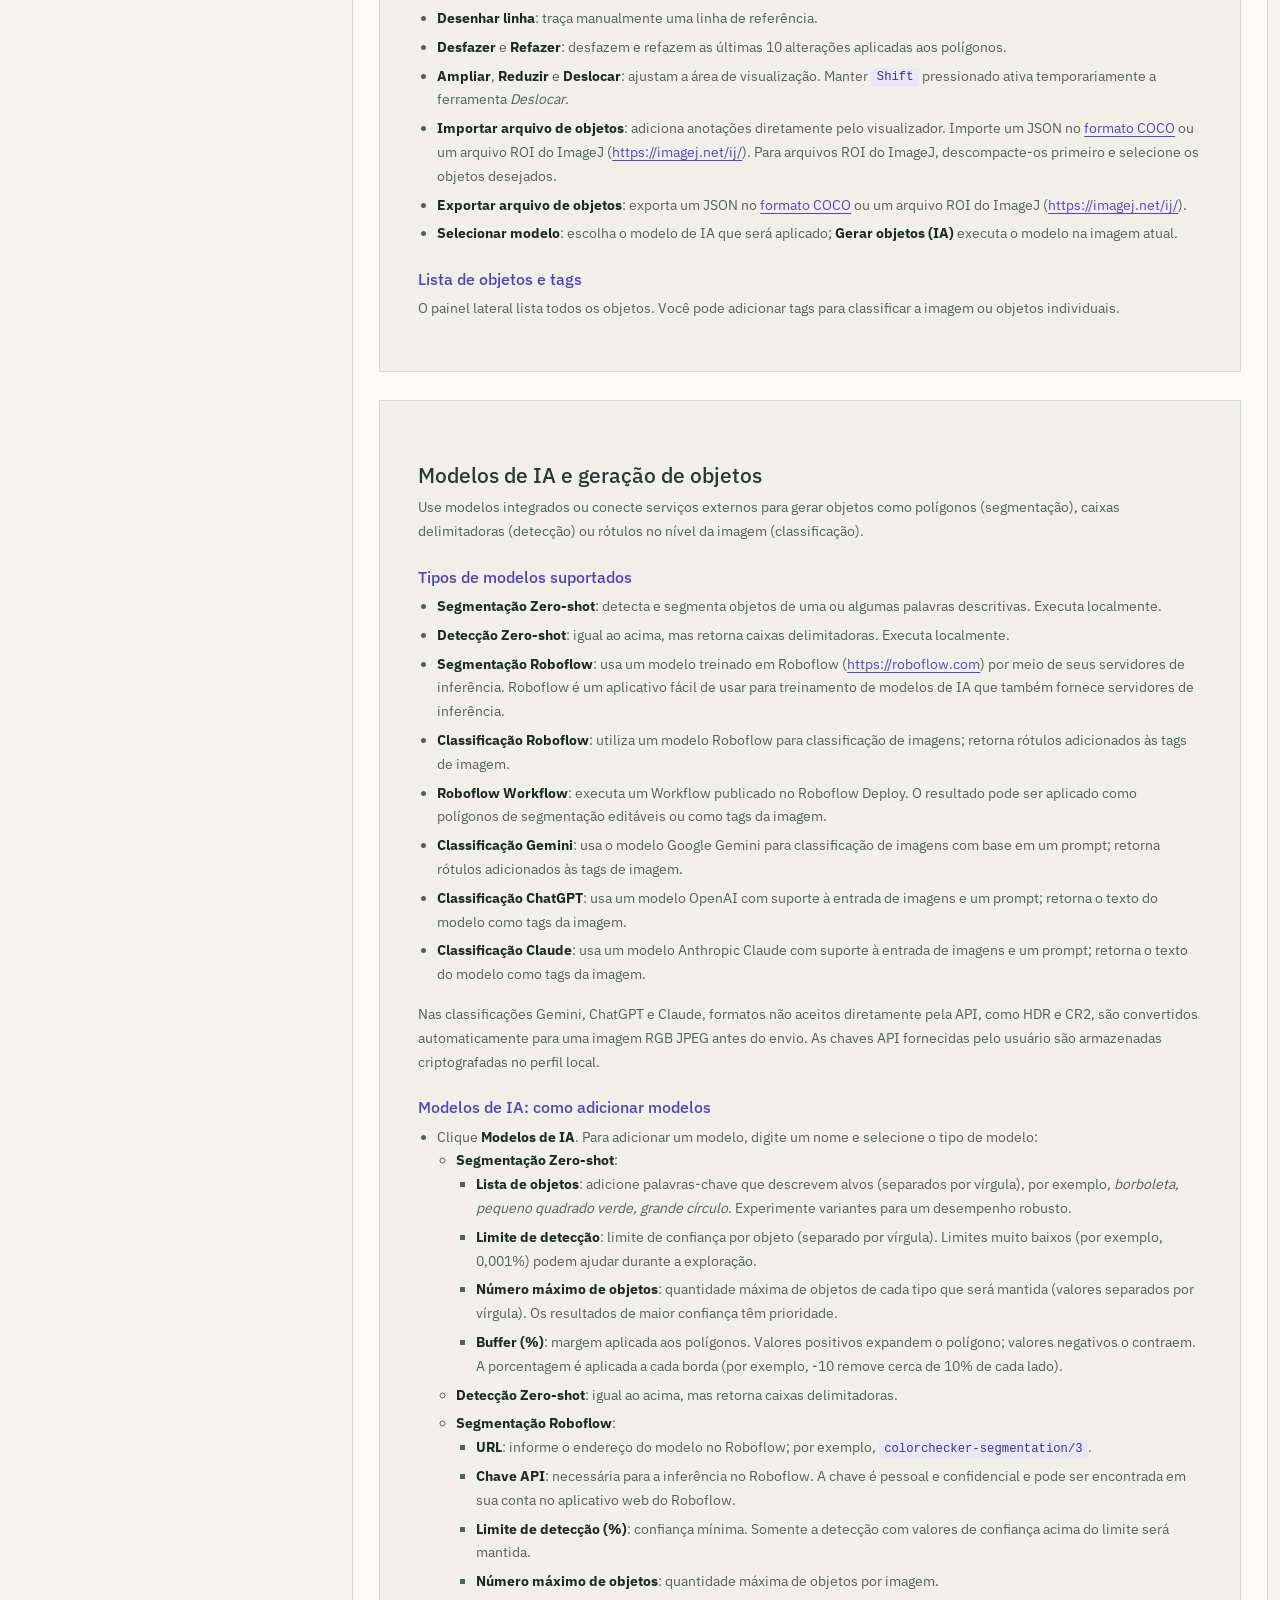
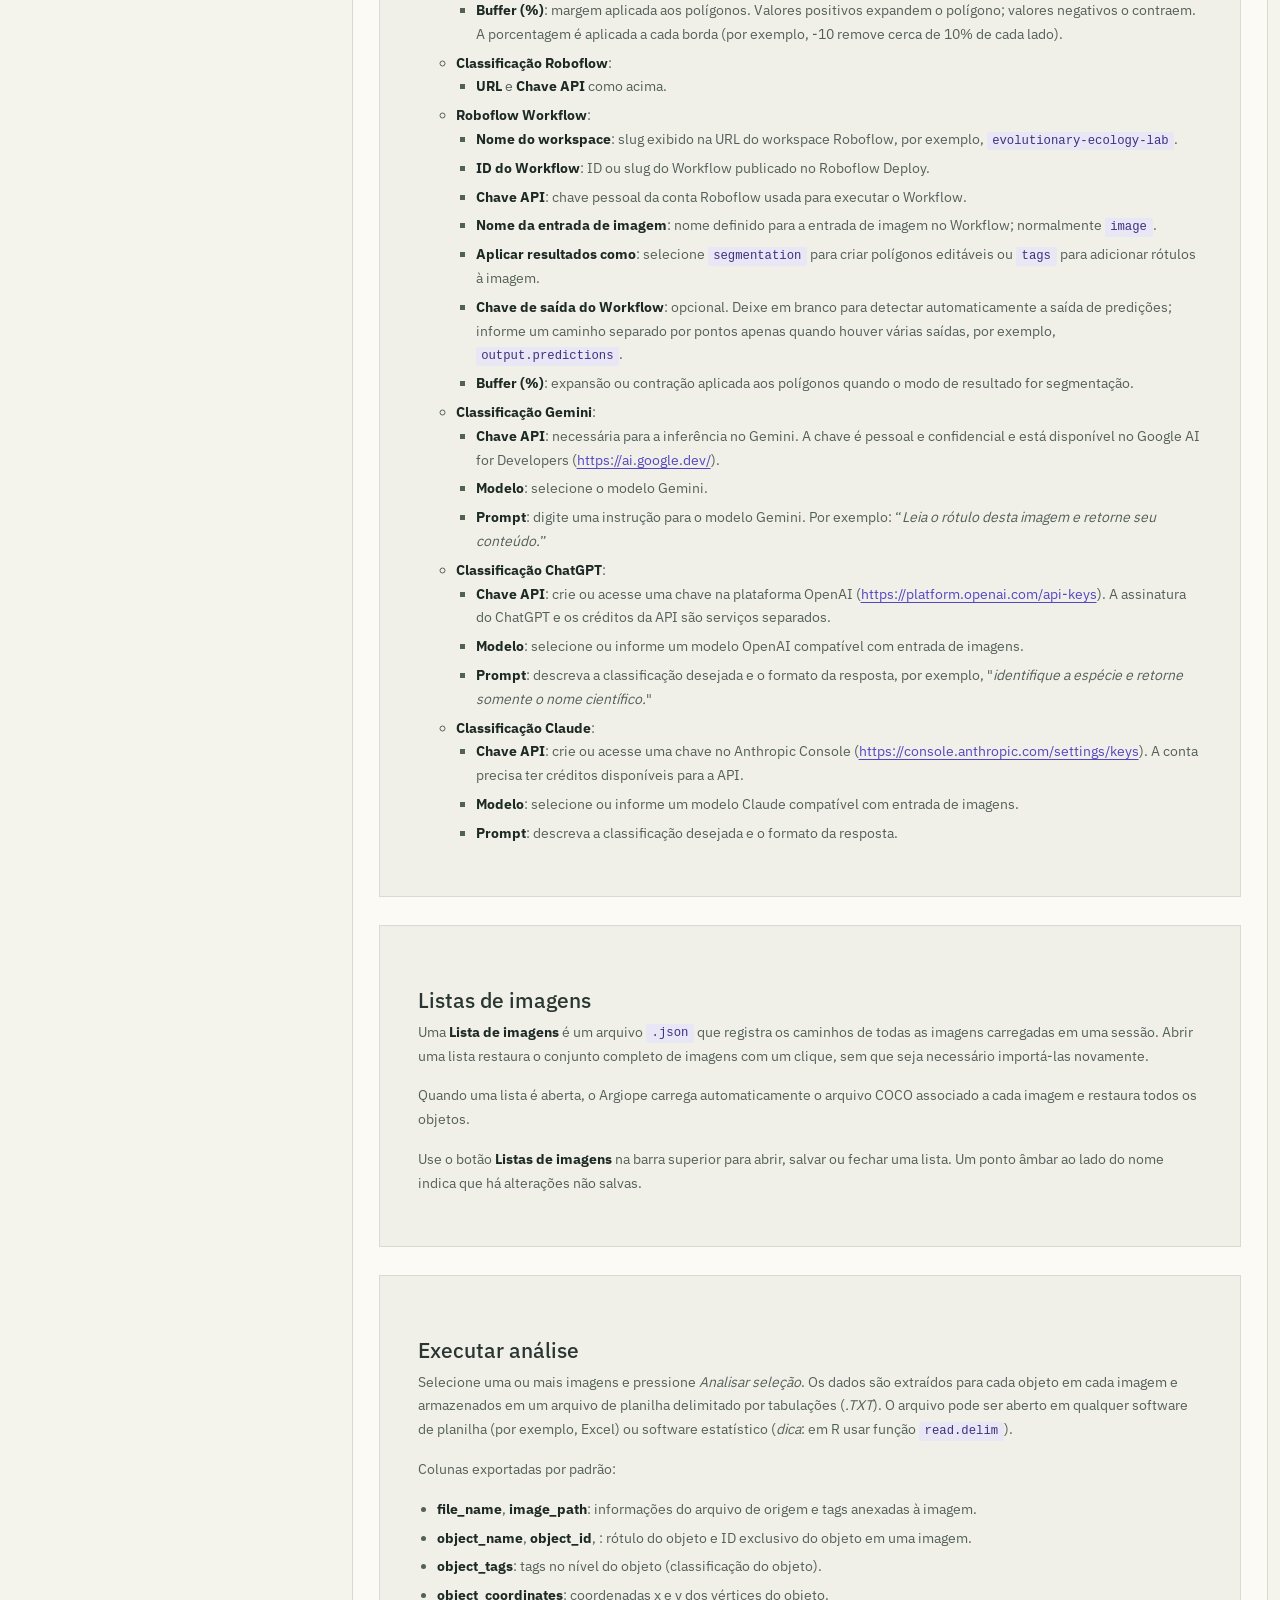
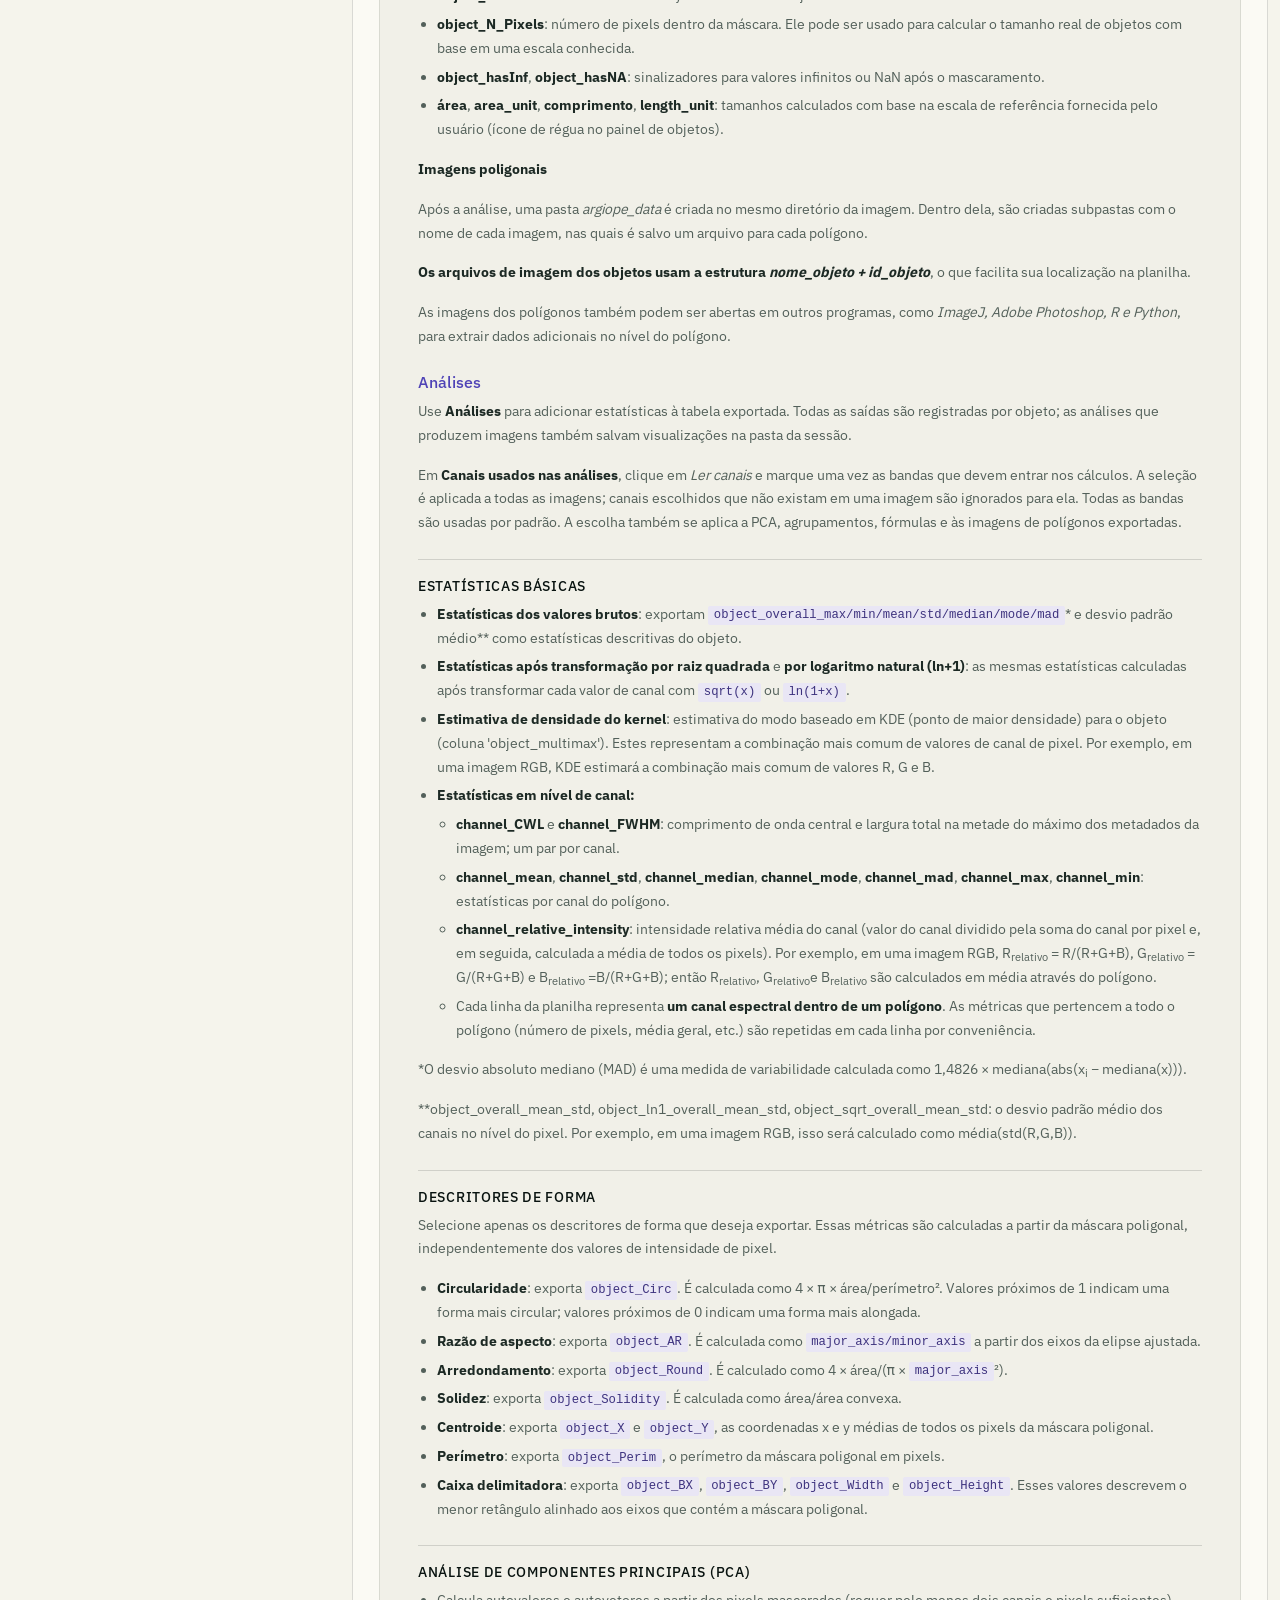
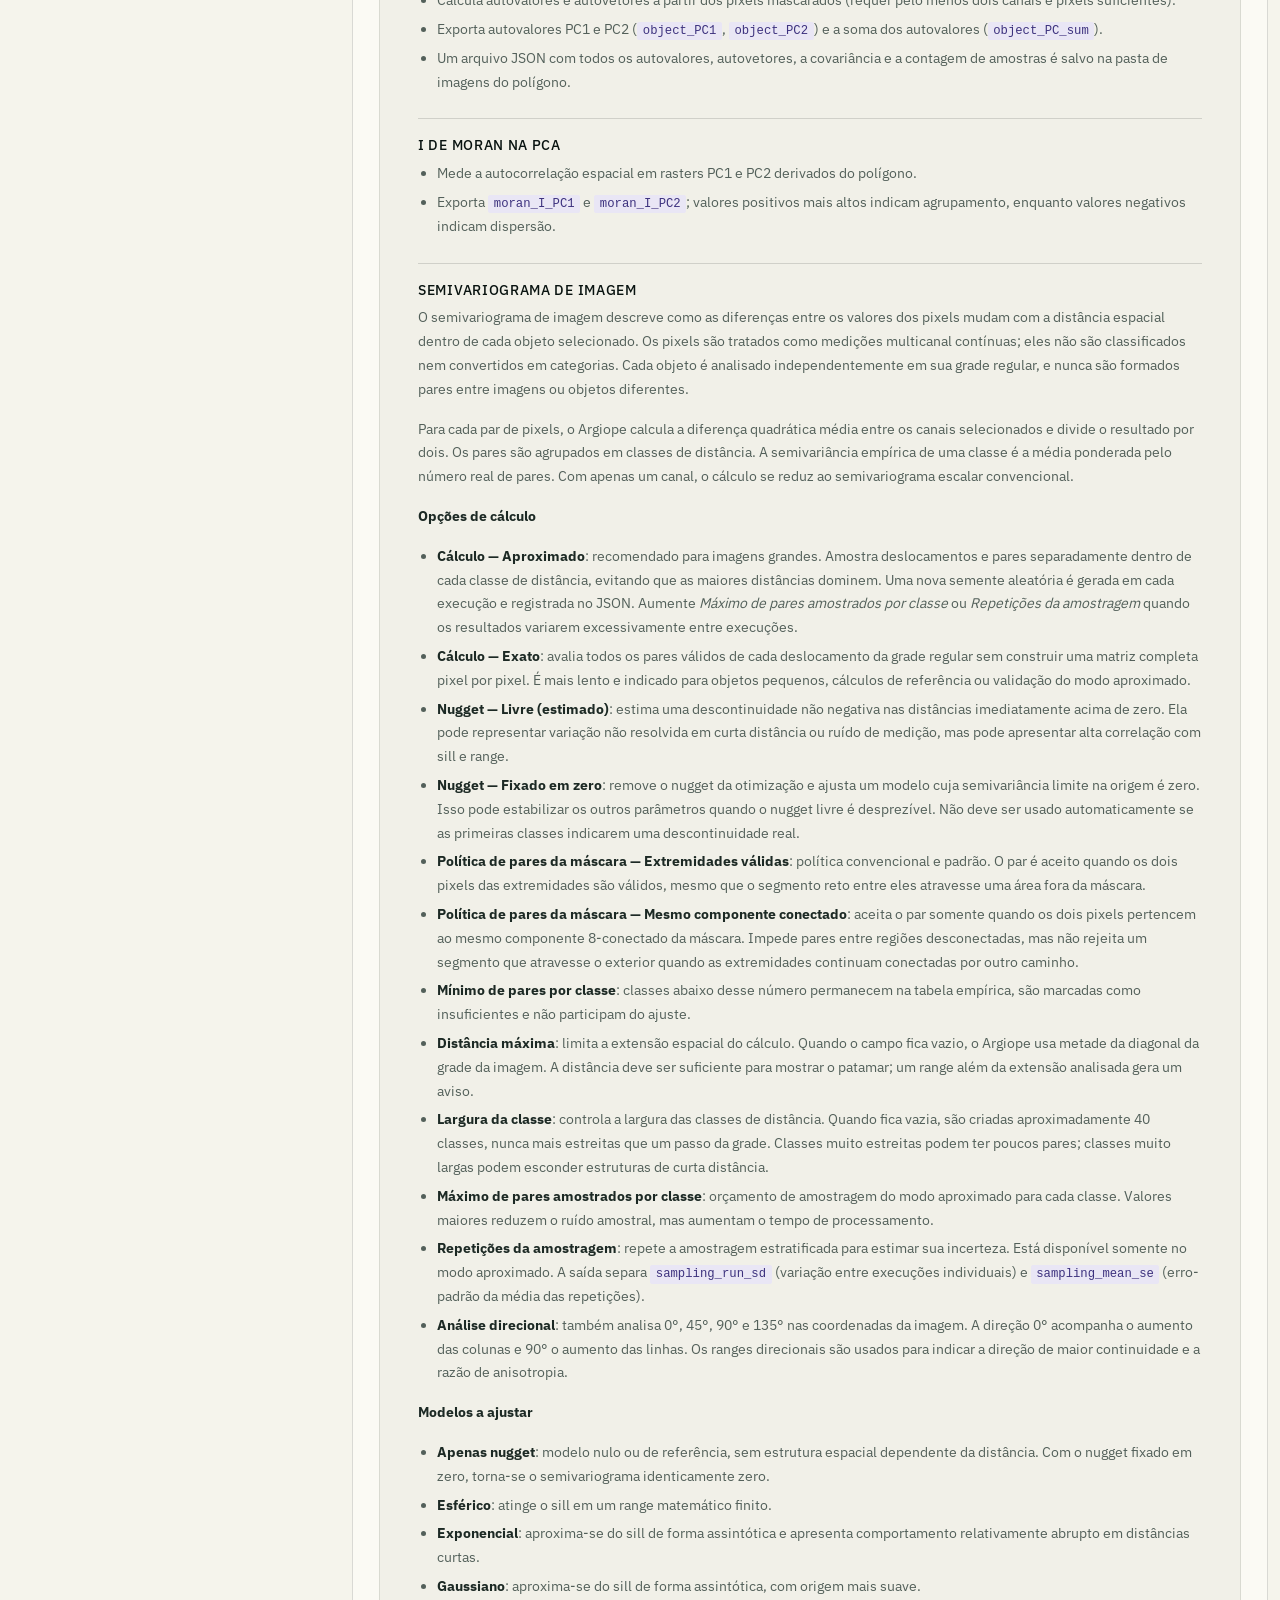
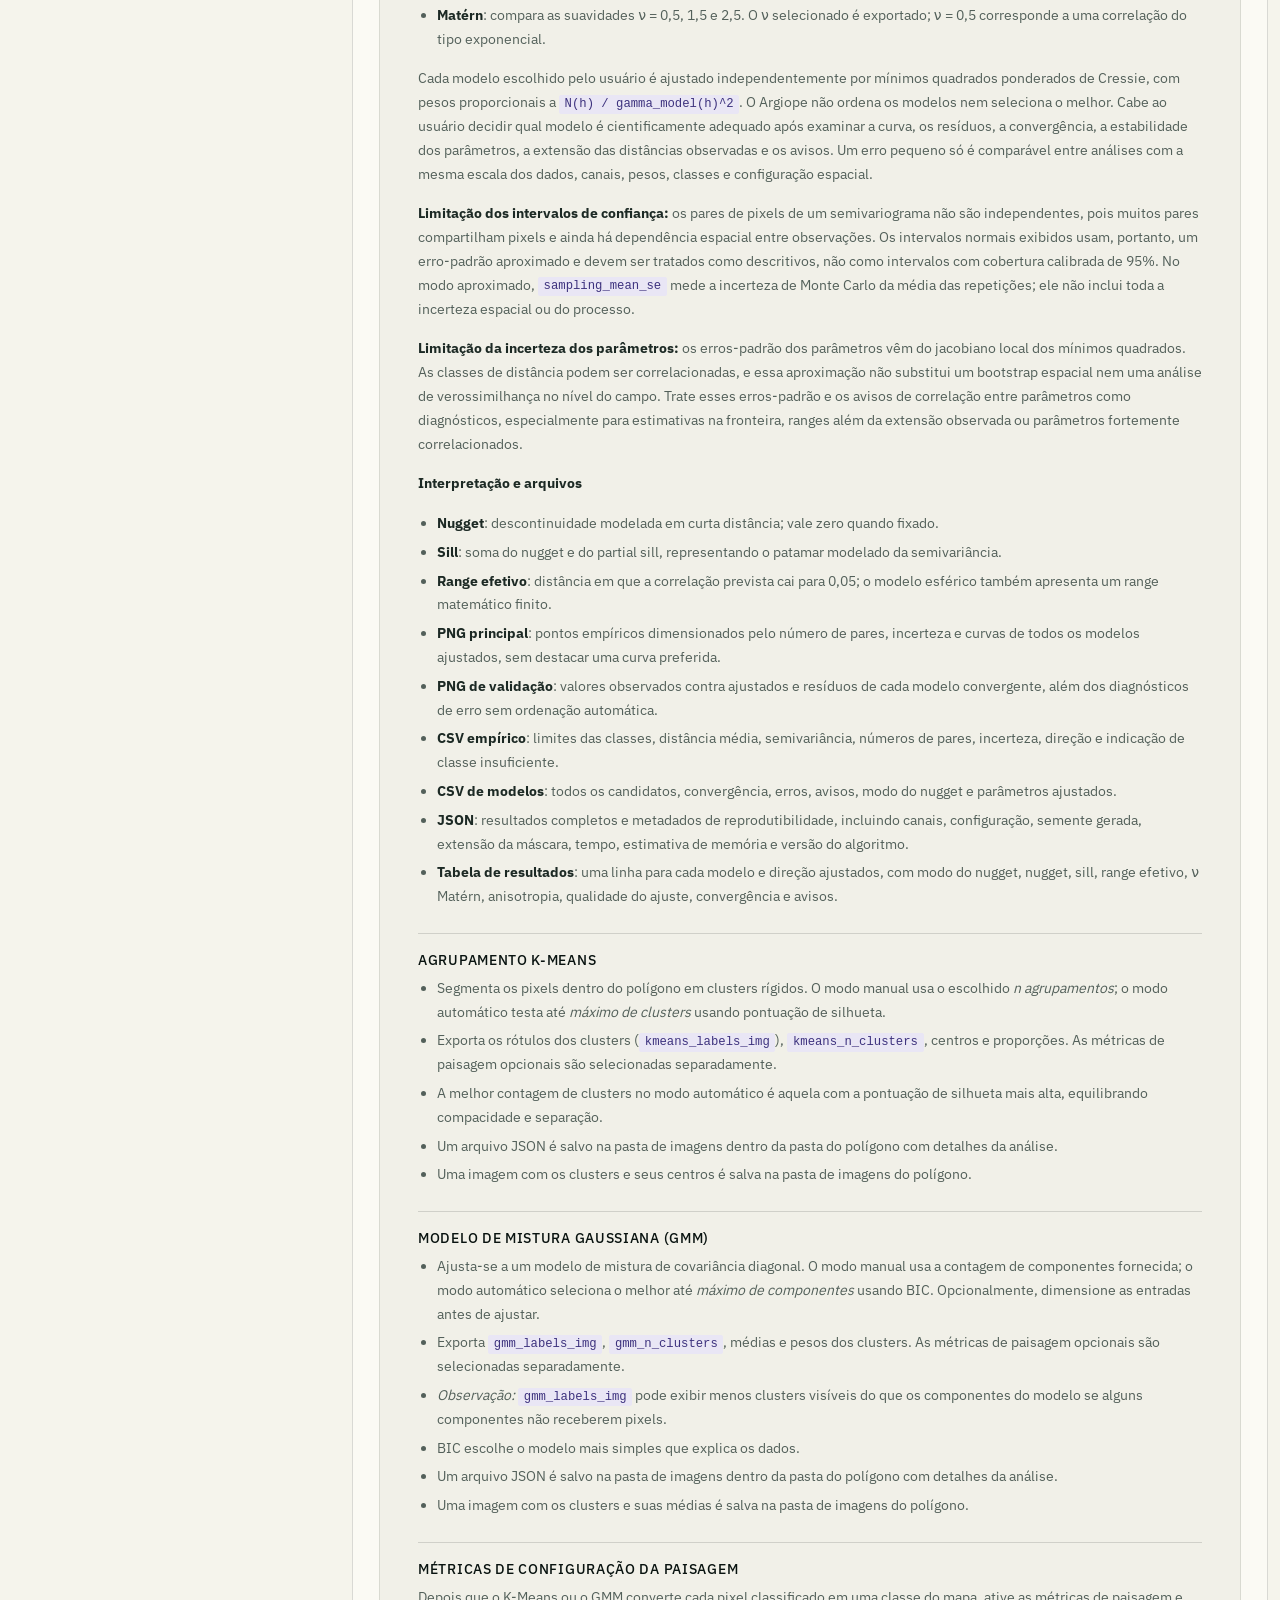
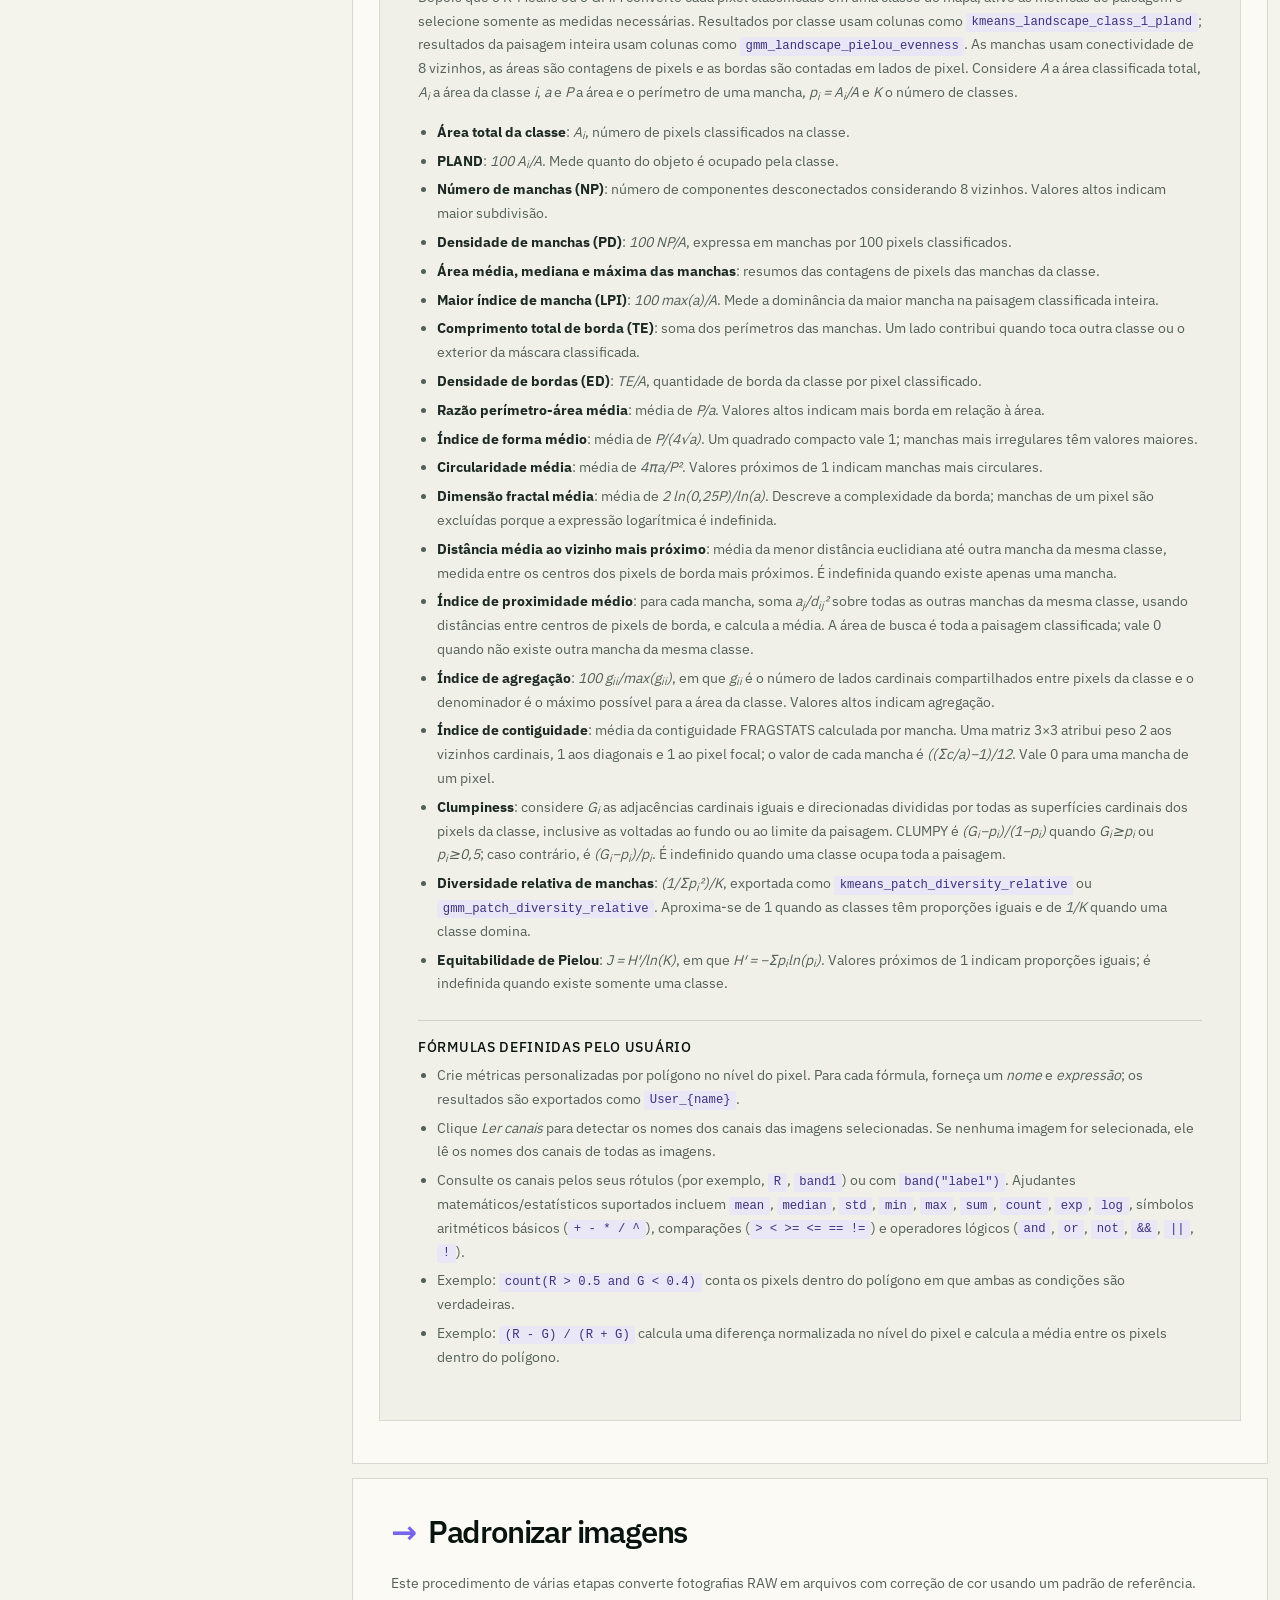
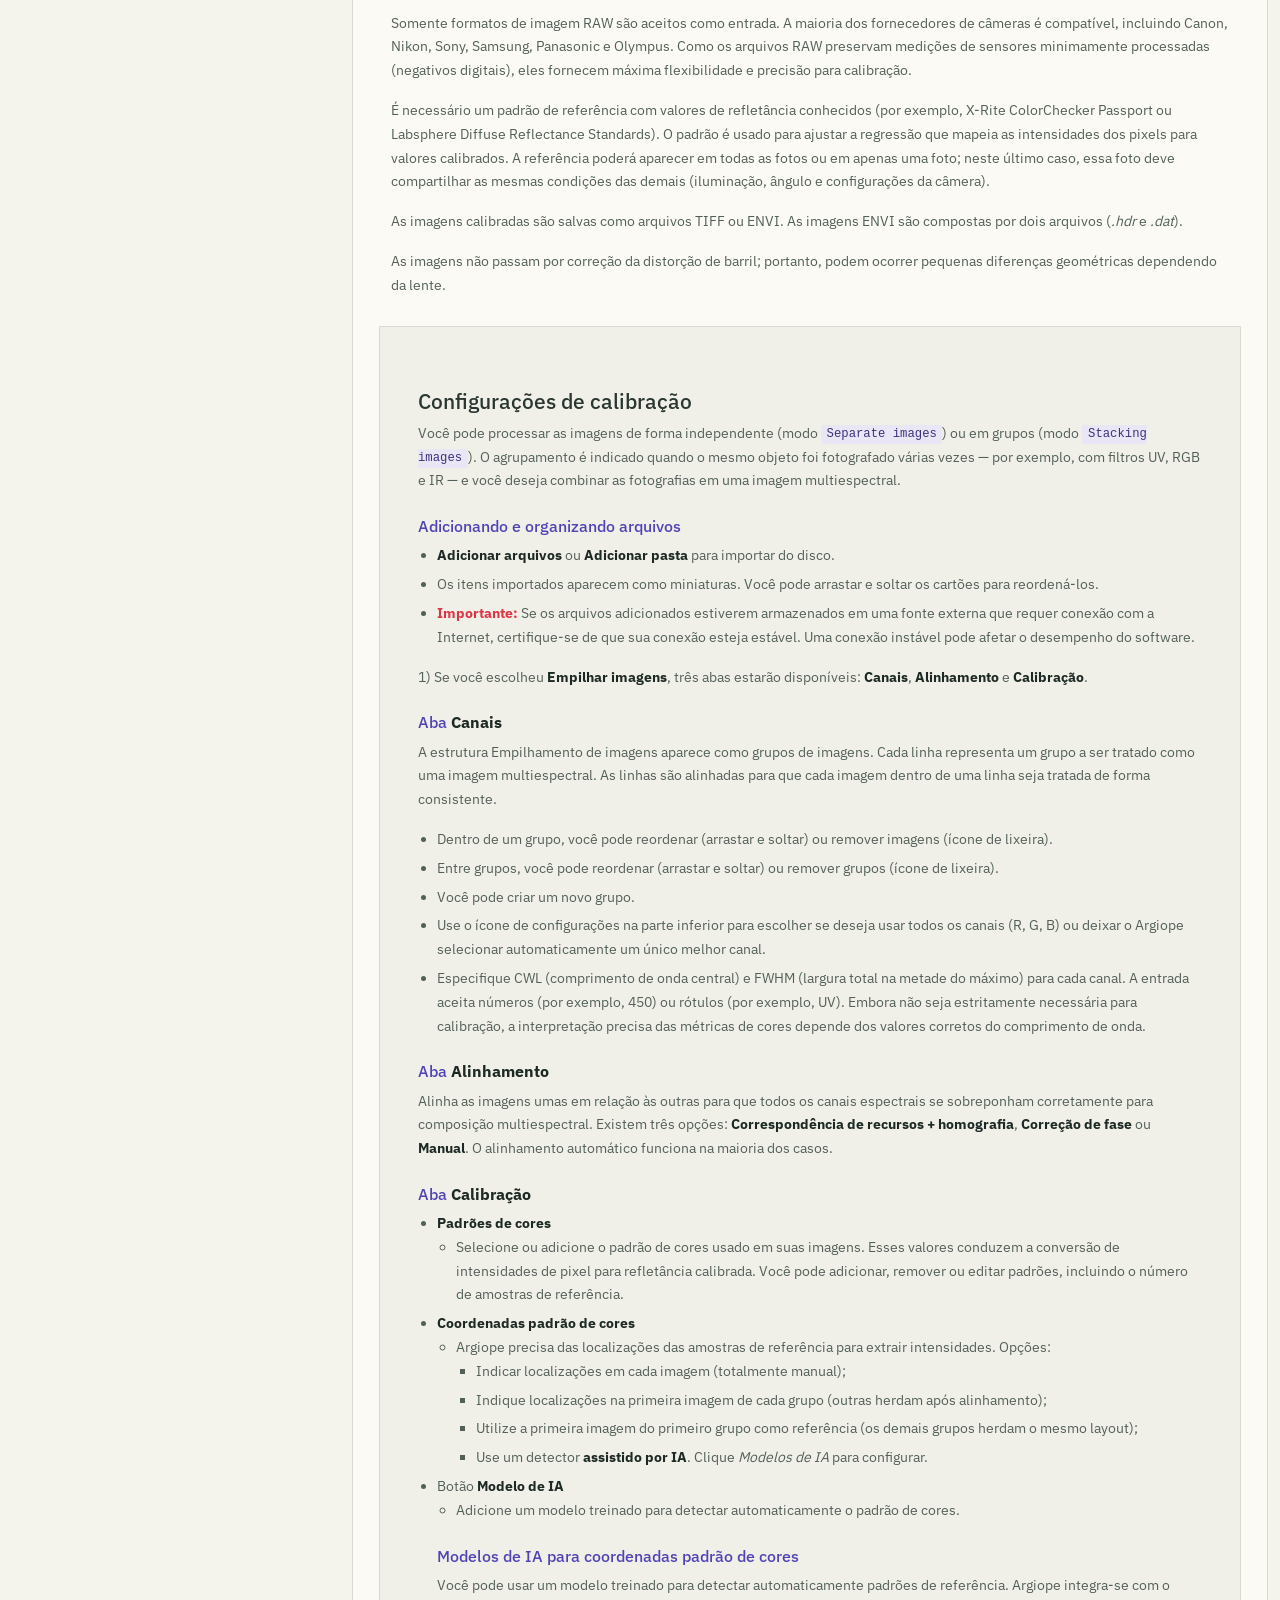
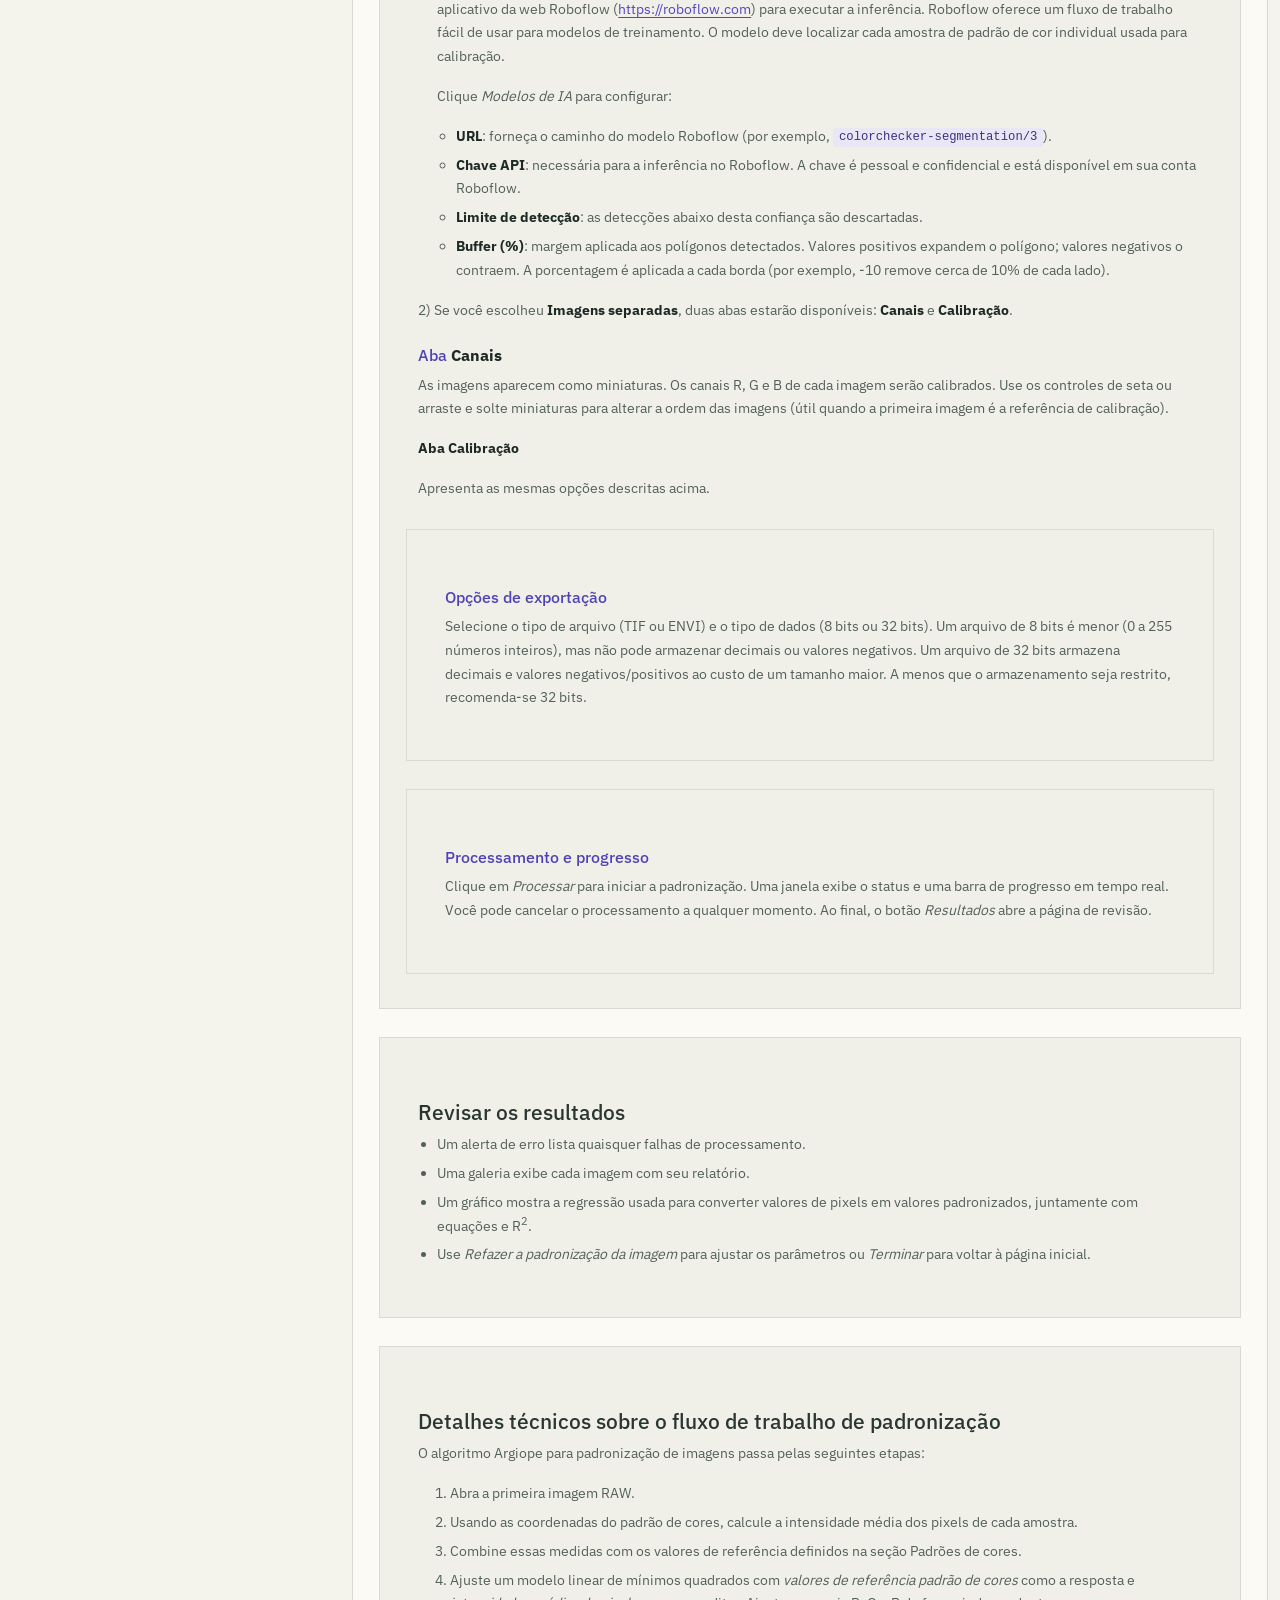
<file: ajuda.html>
<!DOCTYPE html>
<html lang="pt-BR">
<head>
<meta charset="utf-8"/>
<meta content="width=device-width, initial-scale=1" name="viewport"/>
<meta content="script-src 'unsafe-inline' 'self';" http-equiv="Content-Security-Policy"/>
<title>Argiope | Ajuda e Tutorial</title>
<link rel="icon" type="image/png" href="assets/argiope-logo.png?v=b9d632a010e6">
<link href="ajuda.html" hreflang="pt-BR" rel="alternate"/>
<link href="help-en.html" hreflang="en" rel="alternate"/>
<link href="ayuda.html" hreflang="es" rel="alternate"/>
<!-- Preloads -->
<link as="font" crossorigin="" href="assets/help/fontawesome/webfonts/fa-solid-900.woff2" rel="preload" type="font/woff2"/>
<link href="assets/help/main.css" rel="stylesheet"/>
<link href="assets/help/custom.css" rel="stylesheet"/>
<link href="assets/help/fontawesome/css/all.min.css" rel="stylesheet"/>
<noscript>
<link href="assets/help/main.css" rel="stylesheet"/>
<link href="assets/help/fontawesome/css/all.min.css" rel="stylesheet"/>
<link href="assets/help/custom.css" rel="stylesheet"/>
</noscript>
<script defer="" src="assets/help/bootstrap.bundle.min.js"></script>
<style>
    /* Typography */
    @font-face {
      font-family: "IBM Plex Sans";
      src: url("assets/IBMPlexSans.woff2") format("woff2");
      font-style: normal;
      font-weight: 100 700;
      font-stretch: 100%;
      font-display: swap;
    }

    :root {
      color-scheme: light;

      --font-sans: "IBM Plex Sans", system-ui, -apple-system, Segoe UI, Roboto, Helvetica, Arial, "Apple Color Emoji", "Segoe UI Emoji";
      --radius: 16px;
      --shadow-1: 0 1px 2px rgba(0,0,0,.06), 0 4px 12px rgba(0,0,0,.06);
      --shadow-2: 0 6px 20px rgba(0,0,0,.12);
      --bg: #ffffff;
      --bg-soft: #f7f8fa;
      --bg-elev: #ffffff;
      --text: #1e293b;
      --muted: #64748b;
      --primary: #0d6efd; /* Bootstrap primary */
      --link: #0d6efd;
      --border: #e5e7eb;
      --toc-width: 310px;
    }

    

    html { scroll-behavior: smooth; }
    * { box-sizing: border-box; }
    body { font-family: var(--font-sans); background: var(--bg); color: var(--text); }
    .topbar .navbar, .offcanvas { display: none !important; }

    /* Topbar */
    .topbar {
      position: sticky; top: 0; z-index: 1040;
      backdrop-filter: saturate(180%) blur(6px);
      background: color-mix(in oklab, var(--bg), transparent 10%);
      border-bottom: 1px solid var(--border);
    }
    .brand img { width: 36px; height: 36px; aspect-ratio: 1 / 1; object-fit: contain; }
    .help-search { display: flex; align-items: center; gap: .35rem; }
    .help-search-input {
      height: 32px;
      width: 180px;
      padding: .25rem .65rem;
      border: 1px solid var(--border);
      border-radius: 999px;
      background: var(--bg);
      font-size: .9rem;
    }
    .help-search-input:focus { outline: 2px solid color-mix(in srgb, var(--primary) 35%, transparent); }
    .help-search-btn {
      height: 32px; width: 32px; padding: 0;
      border-radius: 999px;
      display: inline-flex; align-items: center; justify-content: center;
    }
    @media (max-width: 767.98px) {
      .help-search-input { width: 120px; }
    }

    /* Layout */
    .page {
      display: grid;
      grid-template-columns: minmax(0, 1fr);
      gap: 1.5rem;
    }
    @media (min-width: 992px) {
      .page { grid-template-columns: var(--toc-width) minmax(0, 1fr); }
    }

    /* Sidebar TOC */
    aside.toc {
      position: sticky; top: 84px; align-self: start; max-height: calc(100dvh - 96px);
      overflow: auto; padding: 1rem; border: 1px solid var(--border);
      border-radius: var(--radius); background: var(--bg-elev); box-shadow: var(--shadow-1);
    }
    aside.toc h2 { font-size: 1.1rem; margin-bottom: .75rem; color: var(--muted); }
    aside.toc ol { margin: 0; padding-left: 1.1rem; }
    aside.toc a { text-decoration: none; color: var(--text); }
    aside.toc a:hover { color: var(--link); }
    aside.toc ol ol { margin-top: .25rem; }

    /* Content cards */
    .section-card {
      background: var(--bg-elev);
      border: 1px solid var(--border);
      border-radius: var(--radius);
      box-shadow: var(--shadow-1);
      padding: 1.25rem 1.25rem;
    }
    .section-card + .section-card { margin-top: 1rem; }

    header.hero {
      text-align: center; padding: 2.25rem 1rem 1.5rem; margin-bottom: 1rem;
      background: var(--bg-soft);
      border: 1px solid var(--border);
      border-radius: var(--radius);
    }
    header.hero h1 { font-size: clamp(1.75rem, 2.2vw + 1.2rem, 2.5rem); margin: .75rem 0 .25rem; }
    header.hero p { color: var(--muted); margin: 0; }

    h2, h3, h4, h5 { scroll-margin-top: 96px; }
    section[id], header[id] { scroll-margin-top: 112px; }

    /* Callouts */
    .callout { border-left: 4px solid var(--primary); background: color-mix(in srgb, var(--primary) 6%, var(--bg)); padding: 1rem; border-radius: 8px; }

    /* Lists & code */
    code, kbd { background: color-mix(in oklab, var(--text), var(--bg) 85%); color: inherit; border-radius: 6px; padding: .15rem .35rem; }
    ul { padding-left: 1.2rem; }

    /* Footer logos */
    .logos img { height: 44px; object-fit: contain; filter: saturate(0.9); }

    /* Back to top */
    #toTop { position: fixed; right: 1rem; bottom: 1rem; opacity: 0; visibility: hidden; transition: .25s ease; }
    #toTop.show { opacity: 1; visibility: visible; }

    /* Glossary */
    dl dt { font-weight: 600; }
    dl dd { margin-bottom: .5rem; color: var(--muted); }
    mark.help-search-hit { background: #fff3bf; padding: 0 .15rem; border-radius: 4px; }
    mark.help-search-hit.active { outline: 2px solid #f59f00; }
  </style>
<link href="help.css" rel="stylesheet"/>
</head>
<body data-bs-smooth-scroll="true" data-bs-spy="scroll" data-bs-target="#tocNav" tabindex="0">
<!-- Topbar -->
<nav class="topbar py-2">
<div class="container d-flex align-items-center justify-content-between">
<div class="navbar">
<button aria-controls="offcanvasExample" class="navbar-toggler" data-bs-target="#offcanvasExample" data-bs-toggle="offcanvas" type="button">
<span class="navbar-toggler-icon"></span>
</button>
</div>
<div class="d-flex align-items-center gap-3">
<a class="brand d-flex align-items-center gap-2 text-decoration-none" href="index-pt.html">
<img alt="Logotipo Argiope" height="32" src="assets/argiope-logo.png?v=b9d632a010e6" width="32"/>
<strong class="text-body">argiope <span>/ ajuda</span></strong>
</a>
<form aria-label="Pesquisar página de ajuda" class="help-search" id="helpSearchForm" role="search">
<input aria-label="Pesquisar ajuda" autocomplete="off" class="help-search-input" id="helpSearchInput" placeholder="Pesquisar ajuda" type="search"/>
<button class="btn btn-outline-secondary btn-sm help-search-btn" id="helpSearchBtn" title="Procurar" type="submit">
<i class="fa-solid fa-magnifying-glass"></i>
</button>
</form>
<div aria-label="Selecione o idioma" class="help-language-switcher">
<a aria-current="page" href="ajuda.html" hreflang="pt-BR" lang="pt-BR">PT</a>
<a href="help-en.html" hreflang="en" lang="en">EN</a>
<a href="ayuda.html" hreflang="es" lang="es">ES</a>
</div>
</div>
<div class="d-none d-md-flex gap-3 small">
<a class="btn btn-outline-secondary btn-sm px-4" href="#analyze">Analisar</a>
<a class="btn btn-outline-secondary btn-sm px-4" href="#standardize">Padronizar</a>
<a class="btn btn-outline-secondary btn-sm px-4" href="https://www.youtube.com/playlist?list=PLUFucDpEwd5Pwd0zafdGdwaZ3mjYi294B" rel="noreferrer" target="_blank">Tutoriais ↗</a>
<a class="btn btn-outline-secondary btn-sm px-4" href="#support">Suporte</a>
<a class="btn btn-outline-primary btn-sm px-4" href="index-pt.html" role="button"><i class="fa-solid fa-arrow-left"></i> Voltar ao site</a>
</div>
</div>
</nav>
<main class="container my-4 page">
<div aria-labelledby="offcanvasExampleLabel" class="offcanvas offcanvas-start" id="offcanvasExample" tabindex="-1">
<div class="offcanvas-header">
<h5 class="offcanvas-title" id="offcanvasExampleLabel">Menu</h5>
<button aria-label="Fechar" class="btn-close text-reset" data-bs-dismiss="offcanvas" type="button"></button>
</div>
<div class="offcanvas-body d-flex flex-column">
<h5 class="mb-2" id="username"></h5>
<button class="btn btn-tertiary mb-2" id="btnLoadHomePage"><i class="fa-solid fa-home"></i>  Página inicial  </button>
<button class="btn btn-tertiary mb-2" id="btnLoadAnalysisPage"><i class="fa-solid fa-eye-dropper"></i>  Analisar  </button>
<button class="btn btn-tertiary mb-2" id="btnLoadCalibrationPage"><i class="fa-solid fa-layer-group"></i>  Padronizar  </button>
<button class="btn btn-tertiary mb-2" id="btnLogout"><i class="fa-solid fa-right-from-bracket"></i>  Sair  </button>
<button class="btn btn-tertiary mb-2" id="btnLoadHelpPage"><i class="fa-regular fa-circle-question"></i>  Ajuda  </button>
<button class="btn btn-tertiary mb-2" id="btnLoadAboutPage"><i class="fa-solid fa-circle-info"></i>  Sobre  </button>
</div>
</div>
<!-- TOC -->
<aside aria-label="Índice" class="toc" id="tocNav">
<h2 class="fw-semibold mb-2"><i aria-hidden="true" class="fa-solid fa-list"></i> Índice</h2>
<!-- Original TOC preserved -->
<ol>
<li><a href="#introduction">Introdução</a></li>
<li><a href="#home">Página inicial</a></li>
<li><a href="#access">Acesso e contas</a>
<ol>
<li><a href="#login">Fazendo login</a></li>
<li><a href="#create-user">Criando usuários</a></li>
<li><a href="#update-password">Atualizando senhas</a></li>
<li><a href="#guest">Acesso de convidado</a></li>
</ol>
</li>
<li><a href="#analyze">Analisar imagens</a>
<ol>
<li><a href="#analysis-import">Importar imagens</a></li>
<li><a href="#analysis-gallery">Gerenciar a galeria de objetos</a></li>
<li><a href="#analysis-viewer">Visualizar objetos e ferramentas de edição</a></li>
<li><a href="#analysis-ai">Modelos de IA e geração de objetos</a></li>
<li><a href="#analysis-ai-how">Modelos de IA: como adicionar modelos</a></li>
<li><a href="#image-lists">Listas de imagens</a></li>
<li><a href="#analysis-run">Executar análise</a>
<ol>
<li><a href="#analysis-additional">Análises</a></li>
<li><a href="#analysis-basic-statistics">Estatísticas básicas</a></li>
<li><a href="#analysis-shape-descriptors">Descritores de forma</a></li>
<li><a href="#analysis-pca">Análise de Componentes Principais (PCA)</a></li>
<li><a href="#analysis-moran">I de Moran na PCA</a></li>
<li><a href="#analysis-semivariogram">Semivariograma de imagem</a></li>
<li><a href="#analysis-kmeans">Agrupamento K-Means</a></li>
<li><a href="#analysis-gmm">Modelo de mistura gaussiana (GMM)</a></li>
<li><a href="#analysis-landscape-metrics">Métricas de configuração da paisagem</a></li>
<li><a href="#analysis-formulas">Fórmulas definidas pelo usuário</a></li>
</ol>
</li>
</ol>
</li>
<li><a href="#standardize">Padronizar imagens</a>
<ol>
<li><a href="#calibration">Configurações de calibração</a>
<ol>
<li><a href="#cal-channels">Aba Canais</a></li>
<li><a href="#cal-alignment">Aba Alinhamento</a></li>
<li><a href="#cal-calibration">Aba Calibração</a></li>
<li><a href="#cal-ai">Modelos de IA e padrões de cores</a></li>
<li><a href="#cal-export">Opções de exportação</a></li>
<li><a href="#cal-progress">Processamento e progresso</a></li>
</ol>
</li>
<li><a href="#review">Revisar os resultados</a></li>
<li><a href="#cal-workflow">Fluxo de trabalho de calibração técnica</a></li>
</ol>
</li>
<li><a href="#limitations">Limitações conhecidas</a></li>
<li><a href="#support">Suporte</a></li>
<li><a href="#terminology">Glossário</a></li>
</ol>
</aside>
<div id="helpContent">
<!-- Hero -->
<header class="hero section-card" id="top">
<img alt="Logotipo Argiope" height="120" src="assets/argiope-logo.png?v=b9d632a010e6" width="120"/>
<h1>Ajuda e Tutorial</h1>
<p class="lead">Guia para recursos e conceitos técnicos do Argiope</p>
</header>
<a class="help-tutorial-banner" href="https://www.youtube.com/playlist?list=PLUFucDpEwd5Pwd0zafdGdwaZ3mjYi294B" rel="noreferrer" target="_blank"><span><i class="fa-brands fa-youtube"></i></span><div><small>LISTA DE REPRODUÇÃO DE TUTORIAIS</small><strong>Prefere acompanhar em vídeo?</strong><p>Veja os recursos do Argiope em demonstrações passo a passo.</p></div><b>Abra no YouTube ↗</b></a>
<!-- Sections -->
<section class="section-card" id="introduction">
<h3>Introdução</h3>
<p>Argiope é um aplicativo para desktop destinado à <strong>análise</strong> e à <strong>padronização</strong> de imagens. Ferramentas assistidas por IA estão integradas aos dois módulos para auxiliar na segmentação, classificação e calibração de imagens. Argiope aceita imagens RGB, multiespectrais e hiperespectrais. Os módulos <strong>Analisar imagens</strong> e <strong>Padronizar imagens</strong> são independentes.</p>
<p><strong>Analisar imagens</strong> fornece ferramentas de segmentação, detecção de objetos, classificação e extração de dados em imagens RGB, multiespectrais e hiperespectrais. Os métodos assistidos por IA permitem classificação, detecção por caixas delimitadoras e segmentação. Também é possível desenhar polígonos e anotar manualmente imagens ou formas individuais. Os formatos aceitos incluem JPEG, PNG, ENVI, TIFF, GeoTIFF, CR2, DNG e NEF, entre muitos outros.</p>
<p><strong>Padronizar imagens</strong> executa a calibração da imagem, convertendo a saída bruta da câmera em valores proporcionais às verdadeiras propriedades ópticas da cena, para que as cores sejam comparáveis ​​entre os dispositivos. A calibração remove distorções específicas da câmera e da cena (por exemplo, iluminação, equilíbrio de branco, processamento na câmera) e mapeia intensidades de pixel para valores padronizados. O objetivo é que uma superfície com uma determinada refletância produza valores consistentes, independentemente da câmera, lente ou iluminação.</p>
</section>
<section class="section-card" id="home">
<h3>Página inicial</h3>
<ul>
<li><strong>Analisar imagens:</strong> Inicia o módulo de análise.</li>
<li><strong>Padronizar imagens:</strong> Inicia o módulo de padronização.</li>
<li><strong>Entrar/Sair:</strong> Encerra a sessão e retorna à página de login.</li>
</ul>
</section>
<section class="section-card" id="access">
<h3>Acesso e contas</h3>
<p>A página de <strong>login</strong> gerencia a autenticação e a criação de contas locais. As configurações e os modelos de IA são armazenados separadamente para cada conta. Alguns modelos de IA exigem chaves API pessoais. Ao criar uma conta, as chaves API são armazenadas com segurança e as configurações são preservadas.</p>
<section class="mt-3" id="login">
<h4>Fazendo login</h4>
<ol>
<li>Digite seu nome de usuário. Um menu suspenso lista contas criadas anteriormente para seleção rápida.</li>
<li>Digite sua senha. Use <em>Mostrar</em> para alternar a visibilidade e evitar erros de digitação.</li>
<li>Pressione <em>Entrar</em> para iniciar uma sessão.</li>
</ol>
</section>
<section class="mt-3" id="create-user">
<h4>Criando e excluindo usuários</h4>
<p>Selecione <em>Criar usuário</em> para abrir um modal com campos para nome de usuário e senha. Você pode deixar o campo de senha vazio. A nova conta é salva localmente e aparece na lista de sugestões. Selecione <em>Excluir usuário</em> e digite uma senha para excluir permanentemente um usuário.</p>
</section>
<section class="mt-3" id="update-password">
<h4>Atualizando senhas</h4>
<p>Clique <em>Alterar a senha</em> para abrir um modal pré-preenchido com o nome de usuário logado. Forneça a senha antiga, digite e confirme a nova e clique em <em>Atualizar senha</em>. A alteração entra em vigor imediatamente.</p>
</section>
<section class="mt-3" id="guest">
<h4>Acesso de convidado</h4>
<p>Argiope é aberto automaticamente no modo Convidado. Use <em>Acessar como convidado</em> para explorar os recursos sem credenciais. As sessões de convidado também preservam os dados do usuário, incluindo chaves API.</p>
</section>
</section>
<section class="section-card" id="analyze">
<h3>Analisar imagens</h3>
<section class="mt-2" id="analysis-import">
<h4>Importar imagens</h4>
<p>Abra a página <em>Analisar imagens</em> e clique em <em>Importar imagens</em>. Se houver na mesma pasta um arquivo de anotação gerado pelo Argiope, os polígonos e as tags da imagem e dos polígonos serão carregados automaticamente.</p>
<p>
<strong class="text-danger">Importante</strong>
            Se os arquivos adicionados estiverem armazenados em uma fonte externa que requer conexão com a Internet, certifique-se de que sua conexão esteja estável. Uma conexão instável pode afetar o desempenho do software.
          </p>
</section>
<section class="mt-2" id="analysis-gallery">
<h4>Gerenciar a galeria de objetos</h4>
<p>Cada arquivo importado aparece como um <em>cartão de arquivo</em> com miniatura, título, ícone de remoção e caixa de seleção.</p>
<ul>
<li><strong>Selecionar tudo</strong> e <strong>Limpar seleção</strong> permitem alterar a seleção de vários itens de uma só vez.</li>
<li>A remoção de um cartão exclui a imagem da sessão.</li>
<li>Clicar em qualquer outra área do cartão abre a imagem.</li>
</ul>
</section>
<section class="section-card" id="analysis-viewer">
<h4>Visualizar objetos e usar ferramentas de edição</h4>
<p>Abrir um cartão de arquivo exibe uma janela em tela cheia com abas para interagir com a imagem e consultar os resumos da análise.</p>
<section class="mt-2" id="analysis-tools">
<h5>Ferramentas da barra de ferramentas</h5>
<p>A barra de ferramentas flutuante acima da tela inclui:</p>
<ul>
<li><strong>Redefinir visualização</strong>: restaura o zoom e a posição originais.</li>
<li><strong>Seletor de objetos</strong>: ativa o modo de seleção de polígonos existentes.</li>
<li><strong>Ferramenta SAM</strong>: usa o modelo Segment Anything para segmentação automática.
                <ul>
<li>Selecione a ferramenta SAM e clique com o botão esquerdo dentro do objeto para adicionar um ponto positivo. Os pontos positivos aparecem como marcadores verdes com o sinal <strong>+</strong>. É necessário adicionar pelo menos um ponto positivo.</li>
<li>Adicione mais pontos positivos para incluir áreas que ficaram de fora. A prévia da segmentação é atualizada automaticamente após cada alteração.</li>
<li>Clique com o botão direito nas áreas que não pertencem ao objeto para adicionar pontos negativos, exibidos como marcadores vermelhos com o sinal <strong>−</strong>. Eles ajudam a remover áreas indesejadas da prévia.</li>
<li>Pressione <code>Backspace</code> para remover o ponto adicionado mais recentemente. Continue adicionando ou removendo pontos até que a prévia corresponda ao objeto.</li>
<li>Pressione <code>Enter</code> ou clique no botão <strong>✓</strong> para salvar a prévia atual como um polígono. Se o SAM ainda estiver processando, o Argiope aguardará a prévia mais recente antes de salvar. A ferramenta permanece ativa para que você possa iniciar outro objeto.</li>
<li>Pressione <code>Esc</code> ou clique no botão <strong>×</strong> para cancelar a sessão atual do SAM sem salvar a prévia.</li>
                </ul>
</li>
<li><strong>Desenhar polígono</strong>: delimita manualmente uma região de interesse.</li>
<li><strong>Desenhar linha</strong>: traça manualmente uma linha de referência.</li>
<li><strong>Desfazer</strong> e <strong>Refazer</strong>: desfazem e refazem as últimas 10 alterações aplicadas aos polígonos.</li>
<li><strong>Ampliar</strong>, <strong>Reduzir</strong> e <strong>Deslocar</strong>: ajustam a área de visualização. Manter <kbd>Shift</kbd> pressionado ativa temporariamente a ferramenta <em>Deslocar</em>.</li>
<li><strong>Importar arquivo de objetos</strong>: adiciona anotações diretamente pelo visualizador. Importe um JSON no <a href="https://cocodataset.org/#format-data">formato COCO</a> ou um arquivo ROI do ImageJ (<a href="https://imagej.net/ij/">https://imagej.net/ij/</a>). Para arquivos ROI do ImageJ, descompacte-os primeiro e selecione os objetos desejados.</li>
<li><strong>Exportar arquivo de objetos</strong>: exporta um JSON no <a href="https://cocodataset.org/#format-data">formato COCO</a> ou um arquivo ROI do ImageJ (<a href="https://imagej.net/ij/">https://imagej.net/ij/</a>).</li>
<li><strong>Selecionar modelo</strong>: escolha o modelo de IA que será aplicado; <strong>Gerar objetos (IA)</strong> executa o modelo na imagem atual.</li>
</ul>
</section>
<section class="mt-2" id="analysis-features">
<h5>Lista de objetos e tags</h5>
<p>O painel lateral lista todos os objetos. Você pode adicionar tags para classificar a imagem ou objetos individuais.</p>
</section>
</section>
<section class="section-card" id="analysis-ai">
<h4>Modelos de IA e geração de objetos</h4>
<p>Use modelos integrados ou conecte serviços externos para gerar objetos como polígonos (segmentação), caixas delimitadoras (detecção) ou rótulos no nível da imagem (classificação).</p>
<h5>Tipos de modelos suportados</h5>
<ul>
<li><strong>Segmentação Zero-shot</strong>: detecta e segmenta objetos de uma ou algumas palavras descritivas. Executa localmente.</li>
<li><strong>Detecção Zero-shot</strong>: igual ao acima, mas retorna caixas delimitadoras. Executa localmente.</li>
<li><strong>Segmentação Roboflow</strong>: usa um modelo treinado em Roboflow (<a href="https://roboflow.com">https://roboflow.com</a>) por meio de seus servidores de inferência. Roboflow é um aplicativo fácil de usar para treinamento de modelos de IA que também fornece servidores de inferência.</li>
<li><strong>Classificação Roboflow</strong>: utiliza um modelo Roboflow para classificação de imagens; retorna rótulos adicionados às tags de imagem.</li>
<li><strong>Roboflow Workflow</strong>: executa um Workflow publicado no Roboflow Deploy. O resultado pode ser aplicado como polígonos de segmentação editáveis ou como tags da imagem.</li>
<li><strong>Classificação Gemini</strong>: usa o modelo Google Gemini para classificação de imagens com base em um prompt; retorna rótulos adicionados às tags de imagem.</li>
<li><strong>Classificação ChatGPT</strong>: usa um modelo OpenAI com suporte à entrada de imagens e um prompt; retorna o texto do modelo como tags da imagem.</li>
<li><strong>Classificação Claude</strong>: usa um modelo Anthropic Claude com suporte à entrada de imagens e um prompt; retorna o texto do modelo como tags da imagem.</li>
</ul>
<p>Nas classificações Gemini, ChatGPT e Claude, formatos não aceitos diretamente pela API, como HDR e CR2, são convertidos automaticamente para uma imagem RGB JPEG antes do envio. As chaves API fornecidas pelo usuário são armazenadas criptografadas no perfil local.</p>
<section class="mt-2" id="analysis-ai-how">
<h5>Modelos de IA: como adicionar modelos</h5>
<ul>
<li>Clique <strong>Modelos de IA</strong>. Para adicionar um modelo, digite um nome e selecione o tipo de modelo:
              <ul>
<li><strong>Segmentação Zero-shot</strong>:
                  <ul>
<li><strong>Lista de objetos</strong>: adicione palavras-chave que descrevem alvos (separados por vírgula), por exemplo, <em>borboleta, pequeno quadrado verde, grande círculo</em>. Experimente variantes para um desempenho robusto.</li>
<li><strong>Limite de detecção</strong>: limite de confiança por objeto (separado por vírgula). Limites muito baixos (por exemplo, 0,001%) podem ajudar durante a exploração.</li>
<li><strong>Número máximo de objetos</strong>: quantidade máxima de objetos de cada tipo que será mantida (valores separados por vírgula). Os resultados de maior confiança têm prioridade.</li>
<li><strong>Buffer (%)</strong>: margem aplicada aos polígonos. Valores positivos expandem o polígono; valores negativos o contraem. A porcentagem é aplicada a cada borda (por exemplo, -10 remove cerca de 10% de cada lado).</li>
</ul>
</li>
<li><strong>Detecção Zero-shot</strong>: igual ao acima, mas retorna caixas delimitadoras.</li>
<li><strong>Segmentação Roboflow</strong>:
                  <ul>
<li><strong>URL</strong>: informe o endereço do modelo no Roboflow; por exemplo, <code>colorchecker-segmentation/3</code>.</li>
<li><strong>Chave API</strong>: necessária para a inferência no Roboflow. A chave é pessoal e confidencial e pode ser encontrada em sua conta no aplicativo web do Roboflow.</li>
<li><strong>Limite de detecção (%)</strong>: confiança mínima. Somente a detecção com valores de confiança acima do limite será mantida.</li>
<li><strong>Número máximo de objetos</strong>: quantidade máxima de objetos por imagem.</li>
<li><strong>Buffer (%)</strong>: margem aplicada aos polígonos. Valores positivos expandem o polígono; valores negativos o contraem. A porcentagem é aplicada a cada borda (por exemplo, -10 remove cerca de 10% de cada lado).
                    </li>
</ul>
</li>
<li><strong>Classificação Roboflow</strong>:
                  <ul>
<li><strong>URL</strong> e <strong>Chave API</strong> como acima.</li>
</ul>
</li>
<li><strong>Roboflow Workflow</strong>:
                  <ul>
<li><strong>Nome do workspace</strong>: slug exibido na URL do workspace Roboflow, por exemplo, <code>evolutionary-ecology-lab</code>.</li>
<li><strong>ID do Workflow</strong>: ID ou slug do Workflow publicado no Roboflow Deploy.</li>
<li><strong>Chave API</strong>: chave pessoal da conta Roboflow usada para executar o Workflow.</li>
<li><strong>Nome da entrada de imagem</strong>: nome definido para a entrada de imagem no Workflow; normalmente <code>image</code>.</li>
<li><strong>Aplicar resultados como</strong>: selecione <code>segmentation</code> para criar polígonos editáveis ou <code>tags</code> para adicionar rótulos à imagem.</li>
<li><strong>Chave de saída do Workflow</strong>: opcional. Deixe em branco para detectar automaticamente a saída de predições; informe um caminho separado por pontos apenas quando houver várias saídas, por exemplo, <code>output.predictions</code>.</li>
<li><strong>Buffer (%)</strong>: expansão ou contração aplicada aos polígonos quando o modo de resultado for segmentação.</li>
</ul>
</li>
<li><strong>Classificação Gemini</strong>:
                  <ul>
<li><strong>Chave API</strong>: necessária para a inferência no Gemini. A chave é pessoal e confidencial e está disponível no Google AI for Developers (<a href="https://ai.google.dev/">https://ai.google.dev/</a>).</li>
<li><strong>Modelo</strong>: selecione o modelo Gemini.</li>
<li><strong>Prompt</strong>: digite uma instrução para o modelo Gemini. Por exemplo: “<i>Leia o rótulo desta imagem e retorne seu conteúdo.</i>”</li>
</ul>
</li>
<li><strong>Classificação ChatGPT</strong>:
                  <ul>
<li><strong>Chave API</strong>: crie ou acesse uma chave na plataforma OpenAI (<a href="https://platform.openai.com/api-keys">https://platform.openai.com/api-keys</a>). A assinatura do ChatGPT e os créditos da API são serviços separados.</li>
<li><strong>Modelo</strong>: selecione ou informe um modelo OpenAI compatível com entrada de imagens.</li>
<li><strong>Prompt</strong>: descreva a classificação desejada e o formato da resposta, por exemplo, "<i>identifique a espécie e retorne somente o nome científico.</i>"</li>
</ul>
</li>
<li><strong>Classificação Claude</strong>:
                  <ul>
<li><strong>Chave API</strong>: crie ou acesse uma chave no Anthropic Console (<a href="https://console.anthropic.com/settings/keys">https://console.anthropic.com/settings/keys</a>). A conta precisa ter créditos disponíveis para a API.</li>
<li><strong>Modelo</strong>: selecione ou informe um modelo Claude compatível com entrada de imagens.</li>
<li><strong>Prompt</strong>: descreva a classificação desejada e o formato da resposta.</li>
</ul>
</li>
</ul>
</li>
</ul>
</section>
</section>
<section class="section-card" id="image-lists">
<h4>Listas de imagens</h4>
<p>Uma <strong>Lista de imagens</strong> é um arquivo <code>.json</code> que registra os caminhos de todas as imagens carregadas em uma sessão. Abrir uma lista restaura o conjunto completo de imagens com um clique, sem que seja necessário importá-las novamente.</p>
<p>Quando uma lista é aberta, o Argiope carrega automaticamente o arquivo COCO associado a cada imagem e restaura todos os objetos.</p>
<p>Use o botão <strong>Listas de imagens</strong> na barra superior para abrir, salvar ou fechar uma lista. Um ponto âmbar ao lado do nome indica que há alterações não salvas.</p>
</section>
<section class="section-card" id="analysis-run">
<h4>Executar análise</h4>
<p>Selecione uma ou mais imagens e pressione <em>Analisar seleção</em>. Os dados são extraídos para cada objeto em cada imagem e armazenados em um arquivo de planilha delimitado por tabulações (<i>.TXT</i>). O arquivo pode ser aberto em qualquer software de planilha (por exemplo, Excel) ou software estatístico (<i>dica</i>: em R usar função <code>read.delim</code>).</p>
<p>Colunas exportadas por padrão:</p>
<ul>
<li><strong>file_name</strong>, <strong>image_path</strong>: informações do arquivo de origem e tags anexadas à imagem. </li>
<li><strong>object_name</strong>, <strong>object_id</strong>, <strong></strong>: rótulo do objeto e ID exclusivo do objeto em uma imagem.</li>
<li><strong>object_tags</strong>: tags no nível do objeto (classificação do objeto).</li>
<li><strong>object_coordinates</strong>: coordenadas x e y dos vértices do objeto.</li>
<li><strong>object_N_Pixels</strong>: número de pixels dentro da máscara. Ele pode ser usado para calcular o tamanho real de objetos com base em uma escala conhecida.</li>
<li><strong>object_hasInf</strong>, <strong>object_hasNA</strong>: sinalizadores para valores infinitos ou NaN após o mascaramento.</li>
<li><strong>área</strong>, <strong>area_unit</strong>, <strong>comprimento</strong>, <strong>length_unit</strong>: tamanhos calculados com base na escala de referência fornecida pelo usuário (ícone de régua no painel de objetos).</li>
</ul>
<p><strong>Imagens poligonais</strong></p>
<p>Após a análise, uma pasta <i>argiope_data</i> é criada no mesmo diretório da imagem. Dentro dela, são criadas subpastas com o nome de cada imagem, nas quais é salvo um arquivo para cada polígono.</p>
<p><strong>Os arquivos de imagem dos objetos usam a estrutura <i>nome_objeto + id_objeto</i></strong>, o que facilita sua localização na planilha.</p>
<p>As imagens dos polígonos também podem ser abertas em outros programas, como <i>ImageJ, Adobe Photoshop, R e Python</i>, para extrair dados adicionais no nível do polígono.</p>
<section class="mt-2" id="analysis-additional">
<h5>Análises</h5>
<p>Use <strong>Análises</strong> para adicionar estatísticas à tabela exportada. Todas as saídas são registradas por objeto; as análises que produzem imagens também salvam visualizações na pasta da sessão.</p>
<p>Em <strong>Canais usados nas análises</strong>, clique em <em>Ler canais</em> e marque uma vez as bandas que devem entrar nos cálculos. A seleção é aplicada a todas as imagens; canais escolhidos que não existam em uma imagem são ignorados para ela. Todas as bandas são usadas por padrão. A escolha também se aplica a PCA, agrupamentos, fórmulas e às imagens de polígonos exportadas.</p>
<h6 class="mt-3" id="analysis-basic-statistics">Estatísticas básicas</h6>
<ul>
<li><strong>Estatísticas dos valores brutos</strong>: exportam <code>object_overall_max/min/mean/std/median/mode/mad</code>* e desvio padrão médio** como estatísticas descritivas do objeto.</li>
<li><strong>Estatísticas após transformação por raiz quadrada</strong> e <strong>por logaritmo natural (ln+1)</strong>: as mesmas estatísticas calculadas após transformar cada valor de canal com <code>sqrt(x)</code> ou <code>ln(1+x)</code>.</li>
<li><strong>Estimativa de densidade do kernel</strong>: estimativa do modo baseado em KDE (ponto de maior densidade) para o objeto (coluna 'object_multimax'). Estes representam a combinação mais comum de valores de canal de pixel. Por exemplo, em uma imagem RGB, KDE estimará a combinação mais comum de valores R, G e B.</li>
<li><strong>Estatísticas em nível de canal:</strong></li>
<ul>
<li><strong>channel_CWL</strong> e <strong>channel_FWHM</strong>: comprimento de onda central e largura total na metade do máximo dos metadados da imagem; um par por canal.</li>
<li><strong>channel_mean</strong>, <strong>channel_std</strong>, <strong>channel_median</strong>, <strong>channel_mode</strong>, <strong>channel_mad</strong>, <strong>channel_max</strong>, <strong>channel_min</strong>: estatísticas por canal do polígono.</li>
<li><strong>channel_relative_intensity</strong>: intensidade relativa média do canal (valor do canal dividido pela soma do canal por pixel e, em seguida, calculada a média de todos os pixels). Por exemplo, em uma imagem RGB, R<sub>relativo</sub> = R/(R+G+B), G<sub>relativo</sub> = G/(R+G+B) e B<sub>relativo</sub> =B/(R+G+B); então 
             R<sub>relativo</sub>, G<sub>relativo</sub>e B<sub>relativo</sub> são calculados em média através do polígono.</li>
<li>Cada linha da planilha representa <strong>um canal espectral dentro de um polígono</strong>. As métricas que pertencem a todo o polígono (número de pixels, média geral, etc.) são repetidas em cada linha por conveniência.</li>
</ul>
</ul>
<p>*O desvio absoluto mediano (MAD) é uma medida de variabilidade calculada como 1,4826 × mediana(abs(x<sub>i</sub> − mediana(x))).</p>
<p>**object_overall_mean_std, object_ln1_overall_mean_std, object_sqrt_overall_mean_std: o desvio padrão médio dos canais no nível do pixel. Por exemplo, em uma imagem RGB, isso será calculado como média(std(R,G,B)).</p>
<h6 class="mt-3" id="analysis-shape-descriptors">Descritores de forma</h6>
<p>Selecione apenas os descritores de forma que deseja exportar. Essas métricas são calculadas a partir da máscara poligonal, independentemente dos valores de intensidade de pixel.</p>
<ul>
<li><strong>Circularidade</strong>: exporta <code>object_Circ</code>. É calculada como 4 × π × área/perímetro². Valores próximos de 1 indicam uma forma mais circular; valores próximos de 0 indicam uma forma mais alongada.</li>
<li><strong>Razão de aspecto</strong>: exporta <code>object_AR</code>. É calculada como <code>major_axis/minor_axis</code> a partir dos eixos da elipse ajustada.</li>
<li><strong>Arredondamento</strong>: exporta <code>object_Round</code>. É calculado como 4 × área/(π × <code>major_axis</code>²).</li>
<li><strong>Solidez</strong>: exporta <code>object_Solidity</code>. É calculada como área/área convexa.</li>
<li><strong>Centroide</strong>: exporta <code>object_X</code> e <code>object_Y</code>, as coordenadas x e y médias de todos os pixels da máscara poligonal.</li>
<li><strong>Perímetro</strong>: exporta <code>object_Perim</code>, o perímetro da máscara poligonal em pixels.</li>
<li><strong>Caixa delimitadora</strong>: exporta <code>object_BX</code>, <code>object_BY</code>, <code>object_Width</code> e <code>object_Height</code>. Esses valores descrevem o menor retângulo alinhado aos eixos que contém a máscara poligonal.</li>
</ul>
<h6 class="mt-3" id="analysis-pca">Análise de Componentes Principais (PCA)</h6>
<ul>
<li>Calcula autovalores e autovetores a partir dos pixels mascarados (requer pelo menos dois canais e pixels suficientes).</li>
<li>Exporta autovalores PC1 e PC2 (<code>object_PC1</code>, <code>object_PC2</code>)
              e a soma dos autovalores (<code>object_PC_sum</code>).</li>
<li>Um arquivo JSON com todos os autovalores, autovetores, a covariância e a contagem de amostras é salvo na pasta de imagens do polígono.</li>
</ul>
<h6 class="mt-3" id="analysis-moran">I de Moran na PCA</h6>
<ul>
<li>Mede a autocorrelação espacial em rasters PC1 e PC2 derivados do polígono.</li>
<li>Exporta <code>moran_I_PC1</code> e <code>moran_I_PC2</code>; valores positivos mais altos indicam agrupamento, enquanto valores negativos indicam dispersão.</li>
</ul>
<h6 class="mt-3" id="analysis-semivariogram">Semivariograma de imagem</h6>
<p>O semivariograma de imagem descreve como as diferenças entre os valores dos pixels mudam com a distância espacial dentro de cada objeto selecionado. Os pixels são tratados como medições multicanal contínuas; eles não são classificados nem convertidos em categorias. Cada objeto é analisado independentemente em sua grade regular, e nunca são formados pares entre imagens ou objetos diferentes.</p>
<p>Para cada par de pixels, o Argiope calcula a diferença quadrática média entre os canais selecionados e divide o resultado por dois. Os pares são agrupados em classes de distância. A semivariância empírica de uma classe é a média ponderada pelo número real de pares. Com apenas um canal, o cálculo se reduz ao semivariograma escalar convencional.</p>
<p><strong>Opções de cálculo</strong></p>
<ul>
<li><strong>Cálculo — Aproximado</strong>: recomendado para imagens grandes. Amostra deslocamentos e pares separadamente dentro de cada classe de distância, evitando que as maiores distâncias dominem. Uma nova semente aleatória é gerada em cada execução e registrada no JSON. Aumente <em>Máximo de pares amostrados por classe</em> ou <em>Repetições da amostragem</em> quando os resultados variarem excessivamente entre execuções.</li>
<li><strong>Cálculo — Exato</strong>: avalia todos os pares válidos de cada deslocamento da grade regular sem construir uma matriz completa pixel por pixel. É mais lento e indicado para objetos pequenos, cálculos de referência ou validação do modo aproximado.</li>
<li><strong>Nugget — Livre (estimado)</strong>: estima uma descontinuidade não negativa nas distâncias imediatamente acima de zero. Ela pode representar variação não resolvida em curta distância ou ruído de medição, mas pode apresentar alta correlação com sill e range.</li>
<li><strong>Nugget — Fixado em zero</strong>: remove o nugget da otimização e ajusta um modelo cuja semivariância limite na origem é zero. Isso pode estabilizar os outros parâmetros quando o nugget livre é desprezível. Não deve ser usado automaticamente se as primeiras classes indicarem uma descontinuidade real.</li>
<li><strong>Política de pares da máscara — Extremidades válidas</strong>: política convencional e padrão. O par é aceito quando os dois pixels das extremidades são válidos, mesmo que o segmento reto entre eles atravesse uma área fora da máscara.</li>
<li><strong>Política de pares da máscara — Mesmo componente conectado</strong>: aceita o par somente quando os dois pixels pertencem ao mesmo componente 8-conectado da máscara. Impede pares entre regiões desconectadas, mas não rejeita um segmento que atravesse o exterior quando as extremidades continuam conectadas por outro caminho.</li>
<li><strong>Mínimo de pares por classe</strong>: classes abaixo desse número permanecem na tabela empírica, são marcadas como insuficientes e não participam do ajuste.</li>
<li><strong>Distância máxima</strong>: limita a extensão espacial do cálculo. Quando o campo fica vazio, o Argiope usa metade da diagonal da grade da imagem. A distância deve ser suficiente para mostrar o patamar; um range além da extensão analisada gera um aviso.</li>
<li><strong>Largura da classe</strong>: controla a largura das classes de distância. Quando fica vazia, são criadas aproximadamente 40 classes, nunca mais estreitas que um passo da grade. Classes muito estreitas podem ter poucos pares; classes muito largas podem esconder estruturas de curta distância.</li>
<li><strong>Máximo de pares amostrados por classe</strong>: orçamento de amostragem do modo aproximado para cada classe. Valores maiores reduzem o ruído amostral, mas aumentam o tempo de processamento.</li>
<li><strong>Repetições da amostragem</strong>: repete a amostragem estratificada para estimar sua incerteza. Está disponível somente no modo aproximado. A saída separa <code>sampling_run_sd</code> (variação entre execuções individuais) e <code>sampling_mean_se</code> (erro-padrão da média das repetições).</li>
<li><strong>Análise direcional</strong>: também analisa 0°, 45°, 90° e 135° nas coordenadas da imagem. A direção 0° acompanha o aumento das colunas e 90° o aumento das linhas. Os ranges direcionais são usados para indicar a direção de maior continuidade e a razão de anisotropia.</li>
</ul>
<p><strong>Modelos a ajustar</strong></p>
<ul>
<li><strong>Apenas nugget</strong>: modelo nulo ou de referência, sem estrutura espacial dependente da distância. Com o nugget fixado em zero, torna-se o semivariograma identicamente zero.</li>
<li><strong>Esférico</strong>: atinge o sill em um range matemático finito.</li>
<li><strong>Exponencial</strong>: aproxima-se do sill de forma assintótica e apresenta comportamento relativamente abrupto em distâncias curtas.</li>
<li><strong>Gaussiano</strong>: aproxima-se do sill de forma assintótica, com origem mais suave.</li>
<li><strong>Matérn</strong>: compara as suavidades ν = 0,5, 1,5 e 2,5. O ν selecionado é exportado; ν = 0,5 corresponde a uma correlação do tipo exponencial.</li>
</ul>
<p>Cada modelo escolhido pelo usuário é ajustado independentemente por mínimos quadrados ponderados de Cressie, com pesos proporcionais a <code>N(h) / gamma_model(h)^2</code>. O Argiope não ordena os modelos nem seleciona o melhor. Cabe ao usuário decidir qual modelo é cientificamente adequado após examinar a curva, os resíduos, a convergência, a estabilidade dos parâmetros, a extensão das distâncias observadas e os avisos. Um erro pequeno só é comparável entre análises com a mesma escala dos dados, canais, pesos, classes e configuração espacial.</p>
<p><strong>Limitação dos intervalos de confiança:</strong> os pares de pixels de um semivariograma não são independentes, pois muitos pares compartilham pixels e ainda há dependência espacial entre observações. Os intervalos normais exibidos usam, portanto, um erro-padrão aproximado e devem ser tratados como descritivos, não como intervalos com cobertura calibrada de 95%. No modo aproximado, <code>sampling_mean_se</code> mede a incerteza de Monte Carlo da média das repetições; ele não inclui toda a incerteza espacial ou do processo.</p>
<p><strong>Limitação da incerteza dos parâmetros:</strong> os erros-padrão dos parâmetros vêm do jacobiano local dos mínimos quadrados. As classes de distância podem ser correlacionadas, e essa aproximação não substitui um bootstrap espacial nem uma análise de verossimilhança no nível do campo. Trate esses erros-padrão e os avisos de correlação entre parâmetros como diagnósticos, especialmente para estimativas na fronteira, ranges além da extensão observada ou parâmetros fortemente correlacionados.</p>
<p><strong>Interpretação e arquivos</strong></p>
<ul>
<li><strong>Nugget</strong>: descontinuidade modelada em curta distância; vale zero quando fixado.</li>
<li><strong>Sill</strong>: soma do nugget e do partial sill, representando o patamar modelado da semivariância.</li>
<li><strong>Range efetivo</strong>: distância em que a correlação prevista cai para 0,05; o modelo esférico também apresenta um range matemático finito.</li>
<li><strong>PNG principal</strong>: pontos empíricos dimensionados pelo número de pares, incerteza e curvas de todos os modelos ajustados, sem destacar uma curva preferida.</li>
<li><strong>PNG de validação</strong>: valores observados contra ajustados e resíduos de cada modelo convergente, além dos diagnósticos de erro sem ordenação automática.</li>
<li><strong>CSV empírico</strong>: limites das classes, distância média, semivariância, números de pares, incerteza, direção e indicação de classe insuficiente.</li>
<li><strong>CSV de modelos</strong>: todos os candidatos, convergência, erros, avisos, modo do nugget e parâmetros ajustados.</li>
<li><strong>JSON</strong>: resultados completos e metadados de reprodutibilidade, incluindo canais, configuração, semente gerada, extensão da máscara, tempo, estimativa de memória e versão do algoritmo.</li>
<li><strong>Tabela de resultados</strong>: uma linha para cada modelo e direção ajustados, com modo do nugget, nugget, sill, range efetivo, ν Matérn, anisotropia, qualidade do ajuste, convergência e avisos.</li>
</ul>
<h6 class="mt-3" id="analysis-kmeans">Agrupamento K-Means</h6>
<ul>
<li>Segmenta os pixels dentro do polígono em clusters rígidos. O modo manual usa o escolhido <em>n agrupamentos</em>; o modo automático testa até <em>máximo de clusters</em> usando pontuação de silhueta.</li>
<li>Exporta os rótulos dos clusters (<code>kmeans_labels_img</code>), <code>kmeans_n_clusters</code>, centros e proporções. As métricas de paisagem opcionais são selecionadas separadamente.</li>
<li>A melhor contagem de clusters no modo automático é aquela com a pontuação de silhueta mais alta, equilibrando compacidade e separação.</li>
<li>Um arquivo JSON é salvo na pasta de imagens dentro da pasta do polígono com detalhes da análise.</li>
<li>Uma imagem com os clusters e seus centros é salva na pasta de imagens do polígono.</li>
</ul>
<h6 class="mt-3" id="analysis-gmm">Modelo de mistura gaussiana (GMM)</h6>
<ul>
<li>Ajusta-se a um modelo de mistura de covariância diagonal. O modo manual usa a contagem de componentes fornecida; o modo automático seleciona o melhor até <em>máximo de componentes</em> usando BIC. Opcionalmente, dimensione as entradas antes de ajustar.</li>
<li>Exporta <code>gmm_labels_img</code>, <code>gmm_n_clusters</code>, médias e pesos dos clusters. As métricas de paisagem opcionais são selecionadas separadamente.</li>
<li><em>Observação:</em> <code>gmm_labels_img</code> pode exibir menos clusters visíveis do que os componentes do modelo se alguns componentes não receberem pixels.</li>
<li>BIC escolhe o modelo mais simples que explica os dados.</li>
<li>Um arquivo JSON é salvo na pasta de imagens dentro da pasta do polígono com detalhes da análise.</li>
<li>Uma imagem com os clusters e suas médias é salva na pasta de imagens do polígono.</li>
</ul>
<h6 class="mt-3" id="analysis-landscape-metrics">Métricas de configuração da paisagem</h6>
<p>Depois que o K-Means ou o GMM converte cada pixel classificado em uma classe do mapa, ative as métricas de paisagem e selecione somente as medidas necessárias. Resultados por classe usam colunas como <code>kmeans_landscape_class_1_pland</code>; resultados da paisagem inteira usam colunas como <code>gmm_landscape_pielou_evenness</code>. As manchas usam conectividade de 8 vizinhos, as áreas são contagens de pixels e as bordas são contadas em lados de pixel. Considere <em>A</em> a área classificada total, <em>A<sub>i</sub></em> a área da classe <em>i</em>, <em>a</em> e <em>P</em> a área e o perímetro de uma mancha, <em>p<sub>i</sub> = A<sub>i</sub>/A</em> e <em>K</em> o número de classes.</p>
<ul>
<li><strong>Área total da classe</strong>: <em>A<sub>i</sub></em>, número de pixels classificados na classe.</li>
<li><strong>PLAND</strong>: <em>100 A<sub>i</sub>/A</em>. Mede quanto do objeto é ocupado pela classe.</li>
<li><strong>Número de manchas (NP)</strong>: número de componentes desconectados considerando 8 vizinhos. Valores altos indicam maior subdivisão.</li>
<li><strong>Densidade de manchas (PD)</strong>: <em>100 NP/A</em>, expressa em manchas por 100 pixels classificados.</li>
<li><strong>Área média, mediana e máxima das manchas</strong>: resumos das contagens de pixels das manchas da classe.</li>
<li><strong>Maior índice de mancha (LPI)</strong>: <em>100 max(a)/A</em>. Mede a dominância da maior mancha na paisagem classificada inteira.</li>
<li><strong>Comprimento total de borda (TE)</strong>: soma dos perímetros das manchas. Um lado contribui quando toca outra classe ou o exterior da máscara classificada.</li>
<li><strong>Densidade de bordas (ED)</strong>: <em>TE/A</em>, quantidade de borda da classe por pixel classificado.</li>
<li><strong>Razão perímetro-área média</strong>: média de <em>P/a</em>. Valores altos indicam mais borda em relação à área.</li>
<li><strong>Índice de forma médio</strong>: média de <em>P/(4√a)</em>. Um quadrado compacto vale 1; manchas mais irregulares têm valores maiores.</li>
<li><strong>Circularidade média</strong>: média de <em>4πa/P²</em>. Valores próximos de 1 indicam manchas mais circulares.</li>
<li><strong>Dimensão fractal média</strong>: média de <em>2 ln(0,25P)/ln(a)</em>. Descreve a complexidade da borda; manchas de um pixel são excluídas porque a expressão logarítmica é indefinida.</li>
<li><strong>Distância média ao vizinho mais próximo</strong>: média da menor distância euclidiana até outra mancha da mesma classe, medida entre os centros dos pixels de borda mais próximos. É indefinida quando existe apenas uma mancha.</li>
<li><strong>Índice de proximidade médio</strong>: para cada mancha, soma <em>a<sub>j</sub>/d<sub>ij</sub>²</em> sobre todas as outras manchas da mesma classe, usando distâncias entre centros de pixels de borda, e calcula a média. A área de busca é toda a paisagem classificada; vale 0 quando não existe outra mancha da mesma classe.</li>
<li><strong>Índice de agregação</strong>: <em>100 g<sub>ii</sub>/max(g<sub>ii</sub>)</em>, em que <em>g<sub>ii</sub></em> é o número de lados cardinais compartilhados entre pixels da classe e o denominador é o máximo possível para a área da classe. Valores altos indicam agregação.</li>
<li><strong>Índice de contiguidade</strong>: média da contiguidade FRAGSTATS calculada por mancha. Uma matriz 3×3 atribui peso 2 aos vizinhos cardinais, 1 aos diagonais e 1 ao pixel focal; o valor de cada mancha é <em>((Σc/a)−1)/12</em>. Vale 0 para uma mancha de um pixel.</li>
<li><strong>Clumpiness</strong>: considere <em>G<sub>i</sub></em> as adjacências cardinais iguais e direcionadas divididas por todas as superfícies cardinais dos pixels da classe, inclusive as voltadas ao fundo ou ao limite da paisagem. CLUMPY é <em>(G<sub>i</sub>−p<sub>i</sub>)/(1−p<sub>i</sub>)</em> quando <em>G<sub>i</sub>≥p<sub>i</sub></em> ou <em>p<sub>i</sub>≥0,5</em>; caso contrário, é <em>(G<sub>i</sub>−p<sub>i</sub>)/p<sub>i</sub></em>. É indefinido quando uma classe ocupa toda a paisagem.</li>
<li><strong>Diversidade relativa de manchas</strong>: <em>(1/Σp<sub>i</sub>²)/K</em>, exportada como <code>kmeans_patch_diversity_relative</code> ou <code>gmm_patch_diversity_relative</code>. Aproxima-se de 1 quando as classes têm proporções iguais e de <em>1/K</em> quando uma classe domina.</li>
<li><strong>Equitabilidade de Pielou</strong>: <em>J = H′/ln(K)</em>, em que <em>H′ = −Σp<sub>i</sub>ln(p<sub>i</sub>)</em>. Valores próximos de 1 indicam proporções iguais; é indefinida quando existe somente uma classe.</li>
</ul>
<h6 class="mt-3" id="analysis-formulas">Fórmulas definidas pelo usuário</h6>
<ul>
<li>Crie métricas personalizadas por polígono no nível do pixel. Para cada fórmula, forneça um <em>nome</em> e <em>expressão</em>; os resultados são exportados como <code>User_{name}</code>.</li>
<li>Clique <i>Ler canais</i> para detectar os nomes dos canais das imagens selecionadas. Se nenhuma imagem for selecionada, ele lê os nomes dos canais de todas as imagens.</li>
<li>Consulte os canais pelos seus rótulos (por exemplo, <code>R</code>, <code>band1</code>) ou com <code>band("label")</code>.
              Ajudantes matemáticos/estatísticos suportados incluem <code>mean</code>, <code>median</code>, <code>std</code>, <code>min</code>, <code>max</code>, <code>sum</code>, <code>count</code>, <code>exp</code>, <code>log</code>,
              símbolos aritméticos básicos (<code>+ - * / ^</code>), comparações (<code>&gt; &lt; &gt;= &lt;= == !=</code>) e operadores lógicos
              (<code>and</code>, <code>or</code>, <code>not</code>, <code>&amp;&amp;</code>, <code>||</code>, <code>!</code>).</li>
<li>Exemplo: <code>count(R &gt; 0.5 and G &lt; 0.4)</code> conta os pixels dentro do polígono em que ambas as condições são verdadeiras.</li>
<li>Exemplo: <code>(R - G) / (R + G)</code> calcula uma diferença normalizada no nível do pixel e calcula a média entre os pixels dentro do polígono.</li>
</ul>
</section>
</section>
<section class="mt-2" id="analysis-results"></section>
</section>
<section class="section-card" id="standardize">
<h3>Padronizar imagens</h3>
<p>Este procedimento de várias etapas converte fotografias RAW em arquivos com correção de cor usando um padrão de referência.</p>
<p>Somente formatos de imagem RAW são aceitos como entrada. A maioria dos fornecedores de câmeras é compatível, incluindo Canon, Nikon, Sony, Samsung, Panasonic e Olympus. Como os arquivos RAW preservam medições de sensores minimamente processadas (negativos digitais), eles fornecem máxima flexibilidade e precisão para calibração.</p>
<p>É necessário um padrão de referência com valores de refletância conhecidos (por exemplo, X-Rite ColorChecker Passport ou Labsphere Diffuse Reflectance Standards). O padrão é usado para ajustar a regressão que mapeia as intensidades dos pixels para valores calibrados. A referência poderá aparecer em todas as fotos ou em apenas uma foto; neste último caso, essa foto deve compartilhar as mesmas condições das demais (iluminação, ângulo e configurações da câmera).</p>
<p>As imagens calibradas são salvas como arquivos TIFF ou ENVI. As imagens ENVI são compostas por dois arquivos (<em>.hdr</em> e <em>.dat</em>).</p>
<p>As imagens não passam por correção da distorção de barril; portanto, podem ocorrer pequenas diferenças geométricas dependendo da lente.</p>
<section class="section-card" id="calibration">
<h4>Configurações de calibração</h4>
<p>Você pode processar as imagens de forma independente (modo <code>Separate images</code>) ou em grupos (modo <code>Stacking images</code>). O agrupamento é indicado quando o mesmo objeto foi fotografado várias vezes — por exemplo, com filtros UV, RGB e IR — e você deseja combinar as fotografias em uma imagem multiespectral.</p>
<section class="mt-2" id="fm-add">
<h5>Adicionando e organizando arquivos</h5>
<ul>
<li><strong>Adicionar arquivos</strong> ou <strong>Adicionar pasta</strong> para importar do disco.
              </li><li>Os itens importados aparecem como miniaturas. Você pode arrastar e soltar os cartões para reordená-los.</li>
<li>
<strong class="text-danger">Importante:</strong>
                Se os arquivos adicionados estiverem armazenados em uma fonte externa que requer conexão com a Internet, certifique-se de que sua conexão esteja estável. Uma conexão instável pode afetar o desempenho do software.
              </li>
</ul>
</section>
<section class="mt-2" id="cal-channels">
<p>1) Se você escolheu <strong>Empilhar imagens</strong>, três abas estarão disponíveis: <strong>Canais</strong>, <strong>Alinhamento</strong> e <strong>Calibração</strong>.</p>
<h5>Aba <strong>Canais</strong></h5>
<p>A estrutura Empilhamento de imagens aparece como grupos de imagens. Cada linha representa um grupo a ser tratado como uma imagem multiespectral. As linhas são alinhadas para que cada imagem dentro de uma linha seja tratada de forma consistente.</p>
<ul>
<li>Dentro de um grupo, você pode reordenar (arrastar e soltar) ou remover imagens (ícone de lixeira).</li>
<li>Entre grupos, você pode reordenar (arrastar e soltar) ou remover grupos (ícone de lixeira).</li>
<li>Você pode criar um novo grupo.</li>
<li>Use o ícone de configurações na parte inferior para escolher se deseja usar todos os canais (R, G, B) ou deixar o Argiope selecionar automaticamente um único melhor canal.</li>
<li>Especifique CWL (comprimento de onda central) e FWHM (largura total na metade do máximo) para cada canal. A entrada aceita números (por exemplo, 450) ou rótulos (por exemplo, UV). Embora não seja estritamente necessária para calibração, a interpretação precisa das métricas de cores depende dos valores corretos do comprimento de onda.</li>
</ul>
</section>
<section class="mt-2" id="cal-alignment">
<h5>Aba <strong>Alinhamento</strong></h5>
<p>Alinha as imagens umas em relação às outras para que todos os canais espectrais se sobreponham corretamente para composição multiespectral. Existem três opções:
              <strong>Correspondência de recursos + homografia</strong>, <strong>Correção de fase</strong> ou <strong>Manual</strong>. O alinhamento automático funciona na maioria dos casos.
            </p>
<section class="mt-2" id="cal-calibration">
<h5>Aba <strong>Calibração</strong></h5>
<ul>
<li><strong>Padrões de cores</strong>
<ul>
<li>Selecione ou adicione o padrão de cores usado em suas imagens. Esses valores conduzem a conversão de intensidades de pixel para refletância calibrada. Você pode adicionar, remover ou editar padrões, incluindo o número de amostras de referência.</li>
</ul>
</li>
<li><strong>Coordenadas padrão de cores</strong>
<ul>
<li>Argiope precisa das localizações das amostras de referência para extrair intensidades. Opções:
                    <ul>
<li>Indicar localizações em cada imagem (totalmente manual);</li>
<li>Indique localizações na primeira imagem de cada grupo (outras herdam após alinhamento);</li>
<li>Utilize a primeira imagem do primeiro grupo como referência (os demais grupos herdam o mesmo layout);</li>
<li>Use um detector <strong>assistido por IA</strong>. Clique <em>Modelos de IA</em> para configurar.</li>
</ul>
</li>
</ul>
</li>
<li>Botão <strong>Modelo de IA</strong>
                <ul>
<li>Adicione um modelo treinado para detectar automaticamente o padrão de cores.</li>
</ul>
</li>
<section class="mt-2" id="cal-ai">
<h5>Modelos de IA para coordenadas padrão de cores</h5>
<p>Você pode usar um modelo treinado para detectar automaticamente padrões de referência. Argiope integra-se com o aplicativo da web Roboflow (<a href="https://roboflow.com">https://roboflow.com</a>) para executar a inferência.
            Roboflow oferece um fluxo de trabalho fácil de usar para modelos de treinamento. O modelo deve localizar cada amostra de padrão de cor individual usada para calibração.</p>
<p>Clique <em>Modelos de IA</em> para configurar:</p>
<ul>
<li><strong>URL</strong>: forneça o caminho do modelo Roboflow (por exemplo, <code>colorchecker-segmentation/3</code>).</li>
<li><strong>Chave API</strong>: necessária para a inferência no Roboflow. A chave é pessoal e confidencial e está disponível em sua conta Roboflow.</li>
<li><strong>Limite de detecção</strong>: as detecções abaixo desta confiança são descartadas.</li>
<li><strong>Buffer (%)</strong>: margem aplicada aos polígonos detectados. Valores positivos expandem o polígono; valores negativos o contraem. A porcentagem é aplicada a cada borda (por exemplo, -10 remove cerca de 10% de cada lado).</li>
</ul>
</section>
</ul>
<p>2) Se você escolheu <strong>Imagens separadas</strong>, duas abas estarão disponíveis: <strong>Canais</strong> e <strong>Calibração</strong>.</p>
<h5>Aba <strong>Canais</strong></h5>
<p>As imagens aparecem como miniaturas. Os canais R, G e B de cada imagem serão calibrados. Use os controles de seta ou arraste e solte miniaturas para alterar a ordem das imagens (útil quando a primeira imagem é a referência de calibração).</p>
<p><strong>Aba Calibração</strong></p>
<p>Apresenta as mesmas opções descritas acima.</p>
</section>
<section class="section-card" id="cal-export">
<h5>Opções de exportação</h5>
<p>Selecione o tipo de arquivo (TIF ou ENVI) e o tipo de dados (8 bits ou 32 bits). Um arquivo de 8 bits é menor (0 a 255 números inteiros), mas não pode armazenar decimais ou valores negativos. Um arquivo de 32 bits armazena decimais e valores negativos/positivos ao custo de um tamanho maior. A menos que o armazenamento seja restrito, recomenda-se 32 bits.</p>
</section>
<section class="section-card" id="cal-progress">
<h5>Processamento e progresso</h5>
<p>Clique em <em>Processar</em> para iniciar a padronização. Uma janela exibe o status e uma barra de progresso em tempo real. Você pode cancelar o processamento a qualquer momento. Ao final, o botão <em>Resultados</em> abre a página de revisão.</p>
</section>
</section>
</section>
<section class="section-card" id="review">
<h4>Revisar os resultados</h4>
<ul>
<li>Um alerta de erro lista quaisquer falhas de processamento.</li>
<li>Uma galeria exibe cada imagem com seu relatório.</li>
<li>Um gráfico mostra a regressão usada para converter valores de pixels em valores padronizados, juntamente com equações e R<sup>2</sup>.</li>
<li>Use <em>Refazer a padronização da imagem</em> para ajustar os parâmetros ou <em>Terminar</em> para voltar à página inicial.</li>
</ul>
</section>
<section class="section-card" id="cal-workflow">
<h4>Detalhes técnicos sobre o fluxo de trabalho de padronização</h4>
<p>O algoritmo Argiope para padronização de imagens passa pelas seguintes etapas:</p>
<ol>
<li>Abra a primeira imagem RAW.</li>
<li>Usando as coordenadas do padrão de cores, calcule a intensidade média dos pixels de cada amostra.</li>
<li>Combine essas medidas com os valores de referência definidos na seção Padrões de cores.</li>
<li>Ajuste um modelo linear de mínimos quadrados com <i>valores de referência padrão de cores</i> como a resposta e <i>intensidades médias de pixels</i> como o preditor. Ajuste os canais R, G e B de forma independente.</li>
<li>Aplique cada modelo para converter cada pixel da intensidade original em valor calibrado.</li>
<li>Se <i>Melhor canal</i> estiver selecionado, escolha o canal de acordo com:
            <ol>
<li>Modelo R<sup>2</sup> &gt; 0.97;</li>
<li>Maior valor medido, intensidade não saturada (uma amostra é não saturada se sua intensidade máxima medida &lt; 65.535);</li>
<li>Se nem (1) nem (2) forem atendidos, selecione o canal com o R mais alto<sup>2</sup>.</li>
</ol>
</li>
<li>Se estiver gerando uma imagem multiespectral a partir de um grupo, repita as etapas para cada imagem desse grupo.
            <ol>
<li>Se selecionado, aplique o alinhamento registrando a imagem atual na primeira imagem (antes do cálculo da intensidade).</li>
</ol>
</li>
<li>Se a primeira imagem/grupo for definida como referência, aplique o(s) modelo(s) às imagens restantes; caso contrário, repita as etapas para cada imagem/grupo.</li>
<li>Armazene os coeficientes gerados e as estatísticas de ajuste como metadados para posterior revisão e reprodutibilidade.</li>
</ol>
<p>*As imagens RAW são processadas conforme fornecidas pela câmera. A correção de distorção da lente não é aplicada, portanto podem ocorrer pequenas diferenças geométricas dependendo da lente.</p>
</section>
<section class="section-card" id="limitations">
<h3>Limitações conhecidas</h3>
<li>Devido às limitações do sistema, caminhos muito longos podem causar problemas no acesso a arquivos ou no salvamento de resultados.</li>
<li>Argiope depende de rawpy (LibRaw) para decodificar arquivos NEF da Nikon, portanto, ele só pode ler NEFs compatíveis com LibRaw. Algumas variantes NEF mais recentes da Nikon (principalmente certos modos de alta eficiência Z8/Z9) podem falhar na decodificação, mesmo quando o arquivo em si está intacto.</li>
<li>As imagens têm tamanho máximo de 178956970 pixels (~180 megapixels). Imagens maiores não serão processadas.</li>
</section>
<section class="section-card" id="support">
<h3>Suporte</h3>
<p>Para obter assistência ou relatar problemas, entre em contato com a equipe de desenvolvimento do Argiope: <a href="https://github.com/argiopeLab/Argiope/issues/">https://github.com/argiopeLab/Argiope/issues/</a></p>
</section>
<section class="section-card" id="terminology">
<h3>Glossário</h3>
<dl>
<dt>CWL (comprimento de onda central)</dt>
<dd>O comprimento de onda central de um canal espectral. Valores CWL precisos são necessários para interpretar os dados de cada canal corretamente.</dd>
<dt>FWHM (largura total na metade do máximo)</dt>
<dd>A largura de um canal espectral medida na metade de sua intensidade de pico. Juntamente com CWL, define a faixa de sensibilidade de cada canal.</dd>
<dt>Padrão de cores</dt>
<dd>Um gráfico de referência com valores de refletância conhecidos. Incluí-lo nas fotografias permite que o Argiope padronize os valores dos pixels, garantindo que as medições sejam comparáveis ​​entre as sessões.</dd>
<dt>Modelo de calibração</dt>
<dd>O modelo estatístico (normalmente um modelo linear geral) que mapeia os valores de intensidade da câmera para valores de refletância padronizados.</dd>
<dt>Segmentação de imagens</dt>
<dd>Um processo de visão computacional que particiona uma imagem em regiões ou objetos distintos, agrupando pixels com características semelhantes.</dd>
<dt>Classificação de imagens</dt>
<dd>Uma tarefa de visão computacional que atribui um rótulo ou categoria a uma imagem inteira com base em seu conteúdo visual. Os modelos aprendem padrões e recursos e depois categorizam as imagens em classes predefinidas.</dd>
</dl>
</section>
<div class="d-grid d-sm-flex gap-3 justify-content-center align-items-center w-100 mt-4">
<a class="btn btn-outline-secondary btn-lg px-4" href="#top" role="button"><i class="fa-solid fa-arrow-up"></i> Voltar ao topo</a>
</div>
</section></div>
</main>
<button aria-label="Voltar ao topo" class="btn btn-primary btn-lg rounded-pill shadow" id="toTop" onclick="window.scrollTo({ top: 0, behavior: 'smooth' })" type="button">
<i class="fa-solid fa-arrow-up"></i>
</button>
<footer class="help-footer">
<div><a href="index-pt.html"><img alt="" height="42" src="assets/argiope-logo.png?v=b9d632a010e6" width="42"/><strong>argiope</strong></a><span>Central de Ajuda · Universidade de Brasília</span></div>
<a href="https://github.com/argiopeLab/Argiope/issues/" rel="noreferrer" target="_blank">Suporte no GitHub ↗</a>
</footer>
<script>
    // Back-to-top visibility
    const toTop = document.getElementById('toTop');
    const onScroll = () => {
      const y = window.scrollY || document.documentElement.scrollTop;
      toTop.classList.toggle('show', y > 600);
    };
    document.addEventListener('scroll', onScroll, { passive: true });
    onScroll();
  </script>
<script src="help.js"></script>
</body>
</html>
</file>
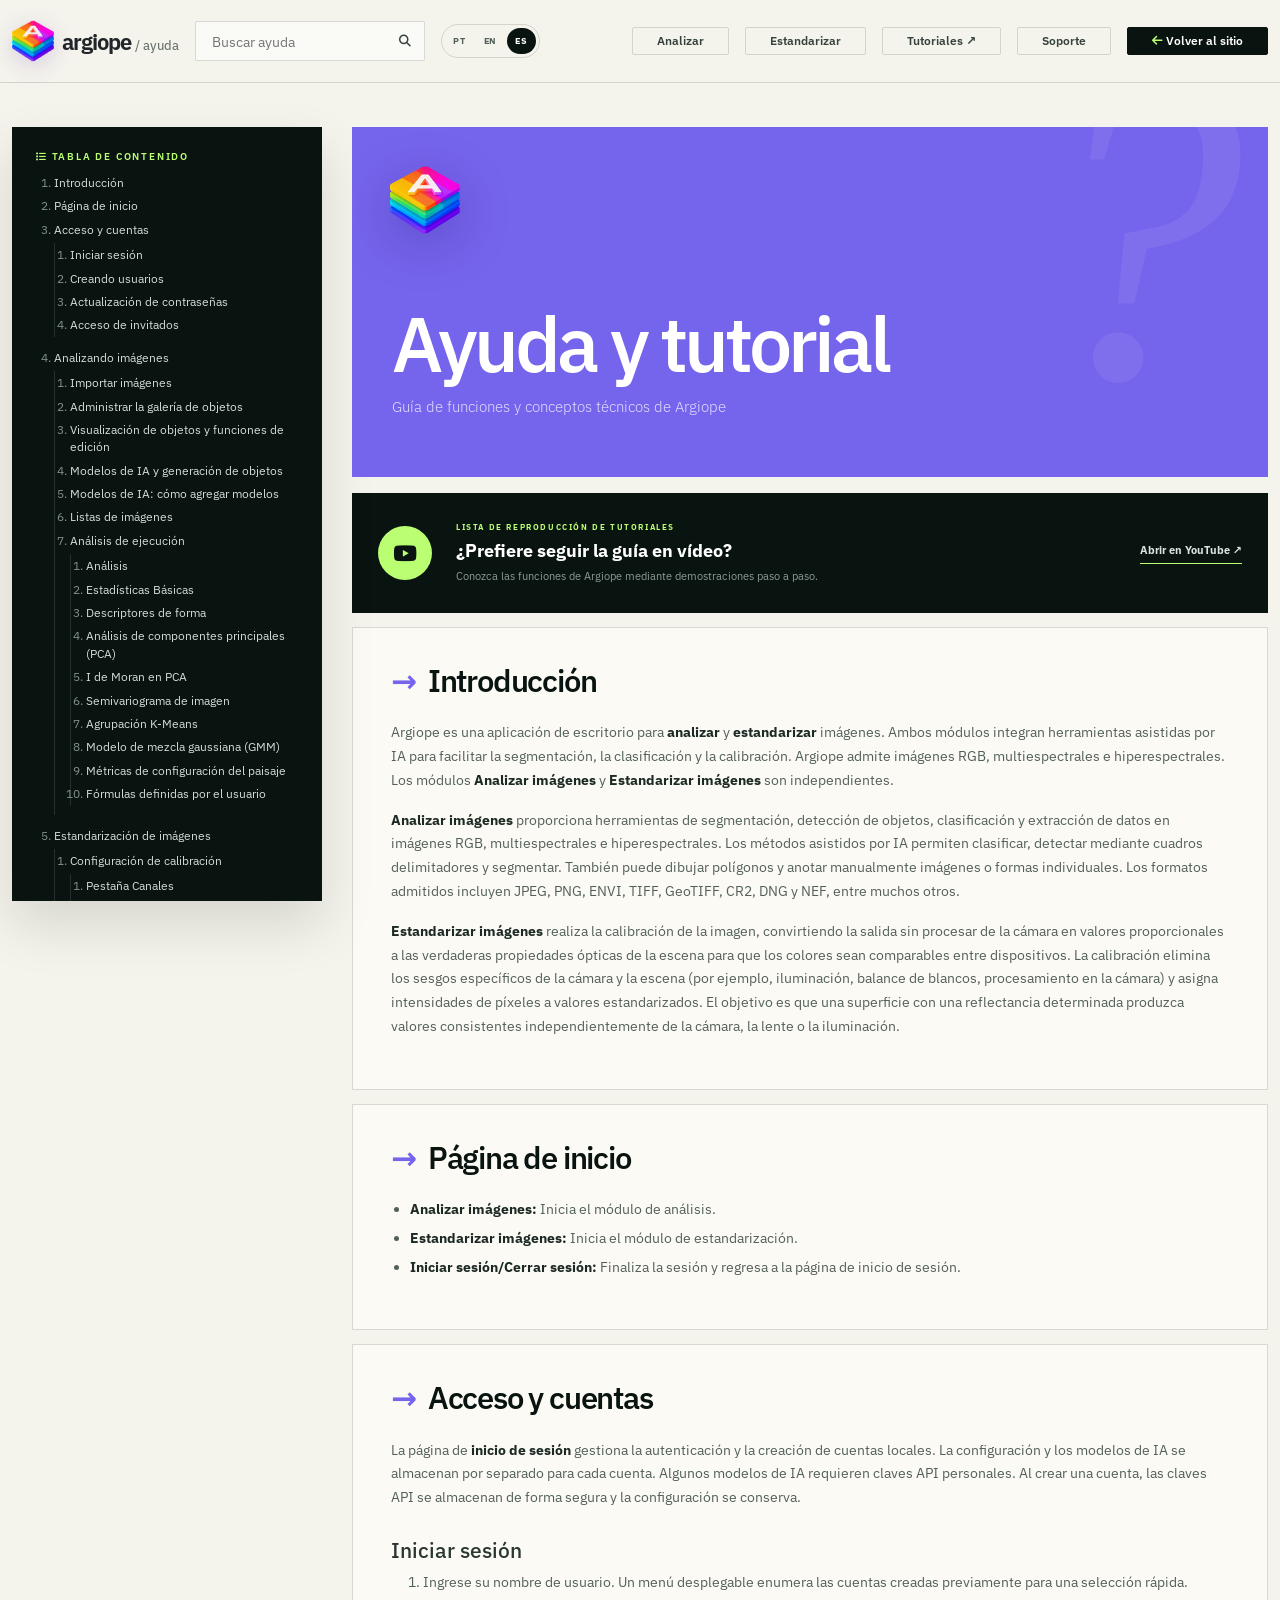
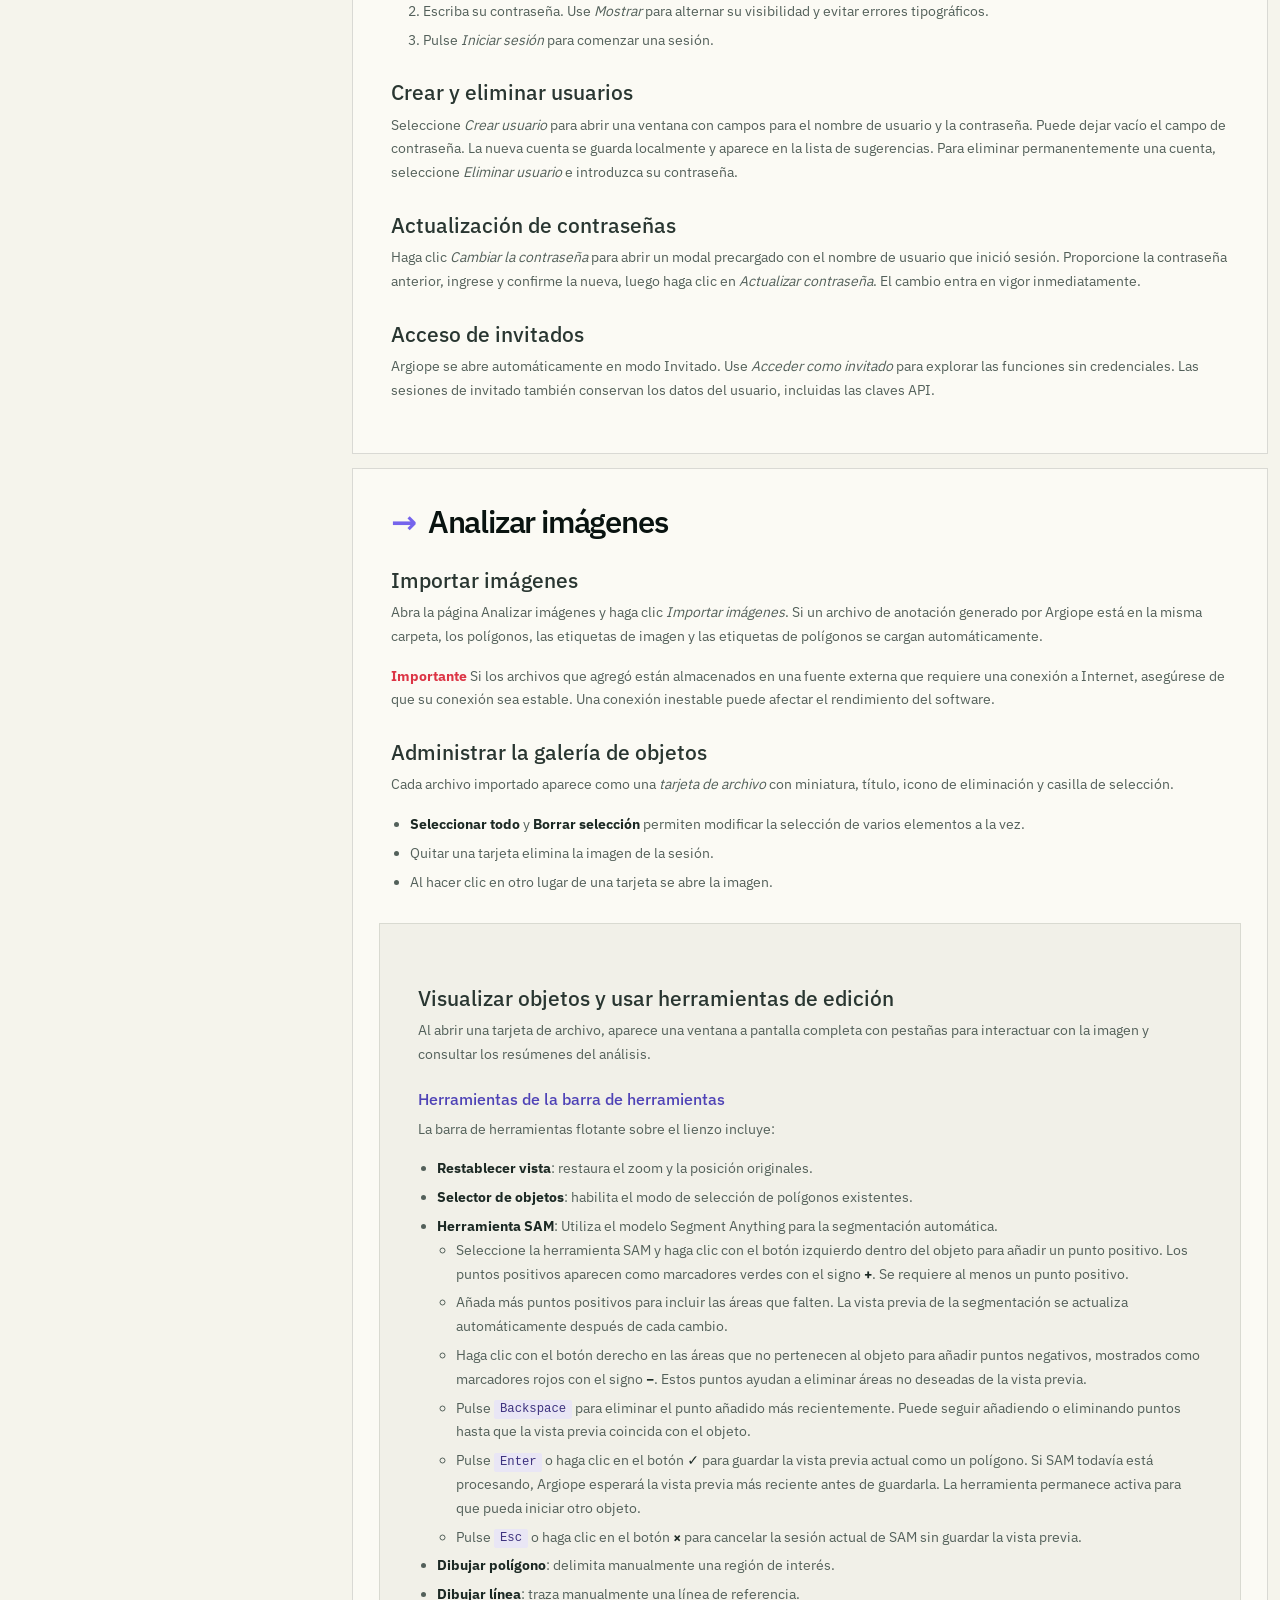
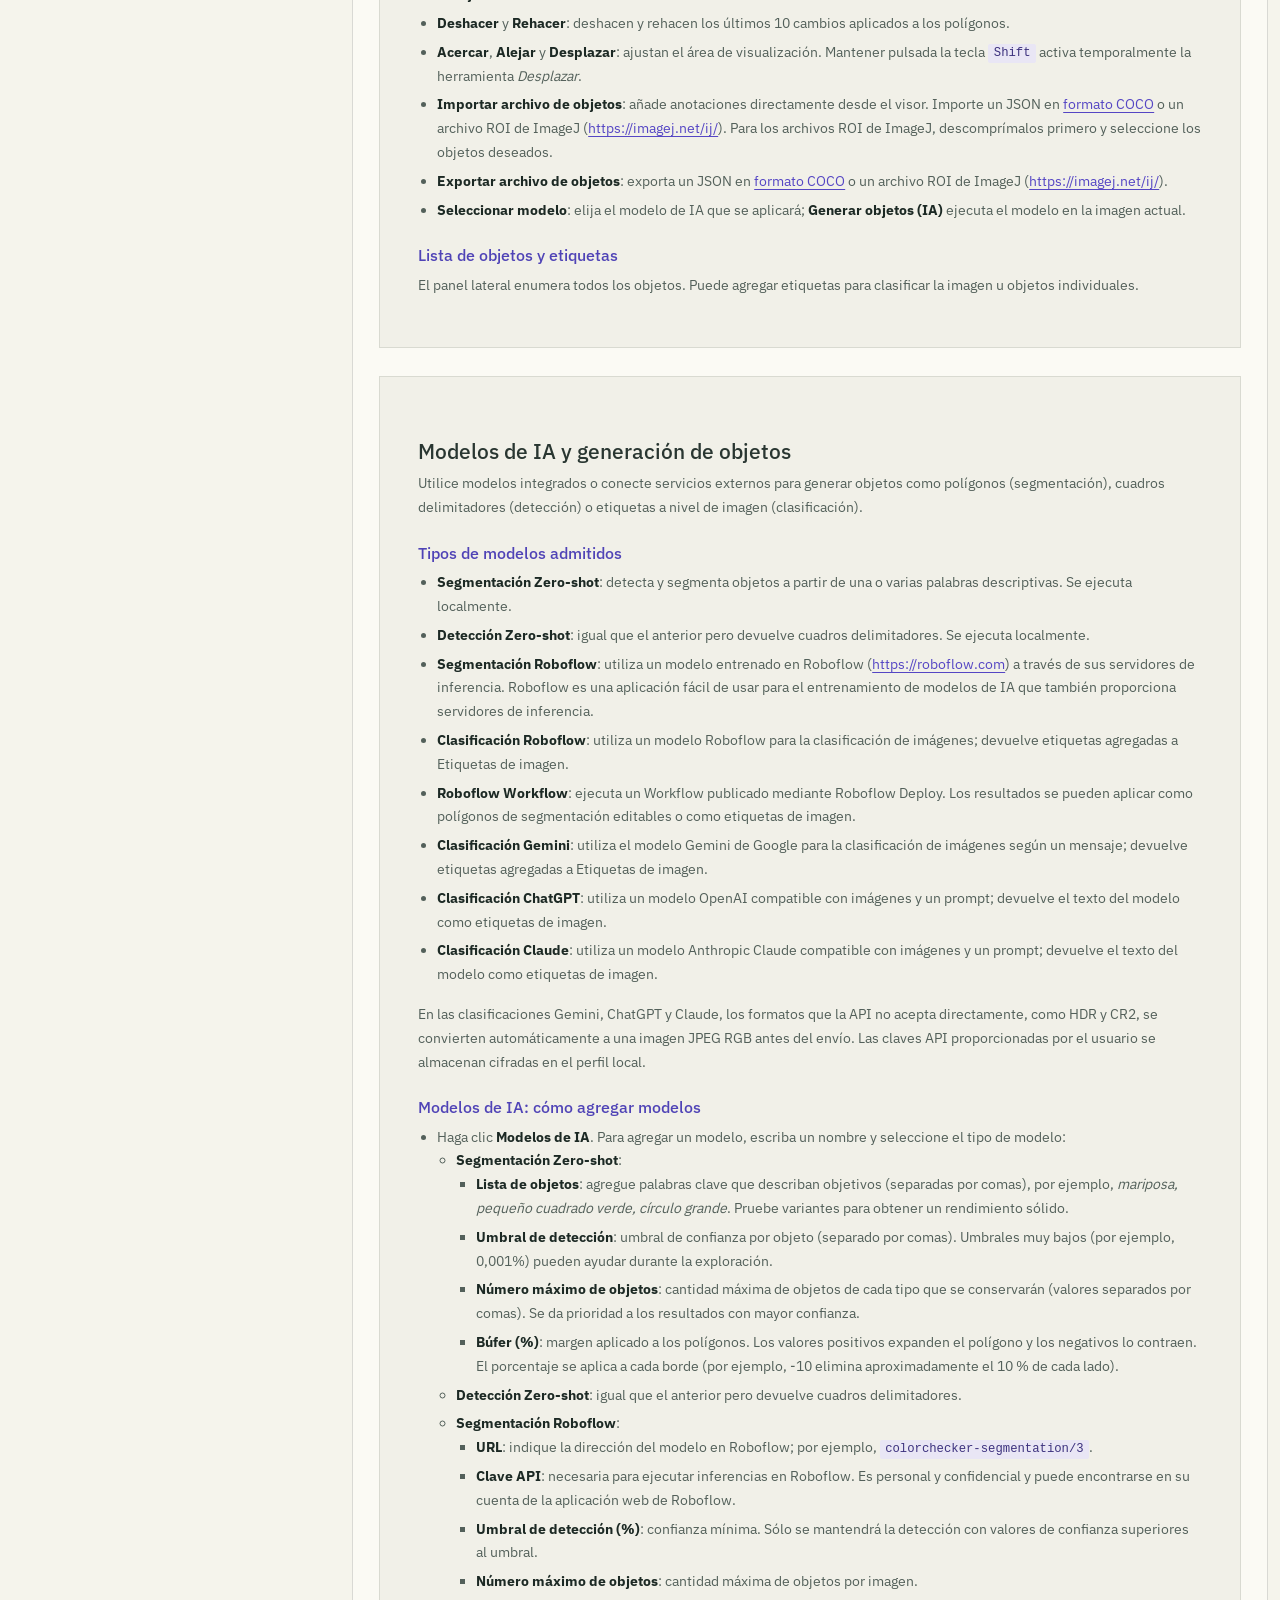
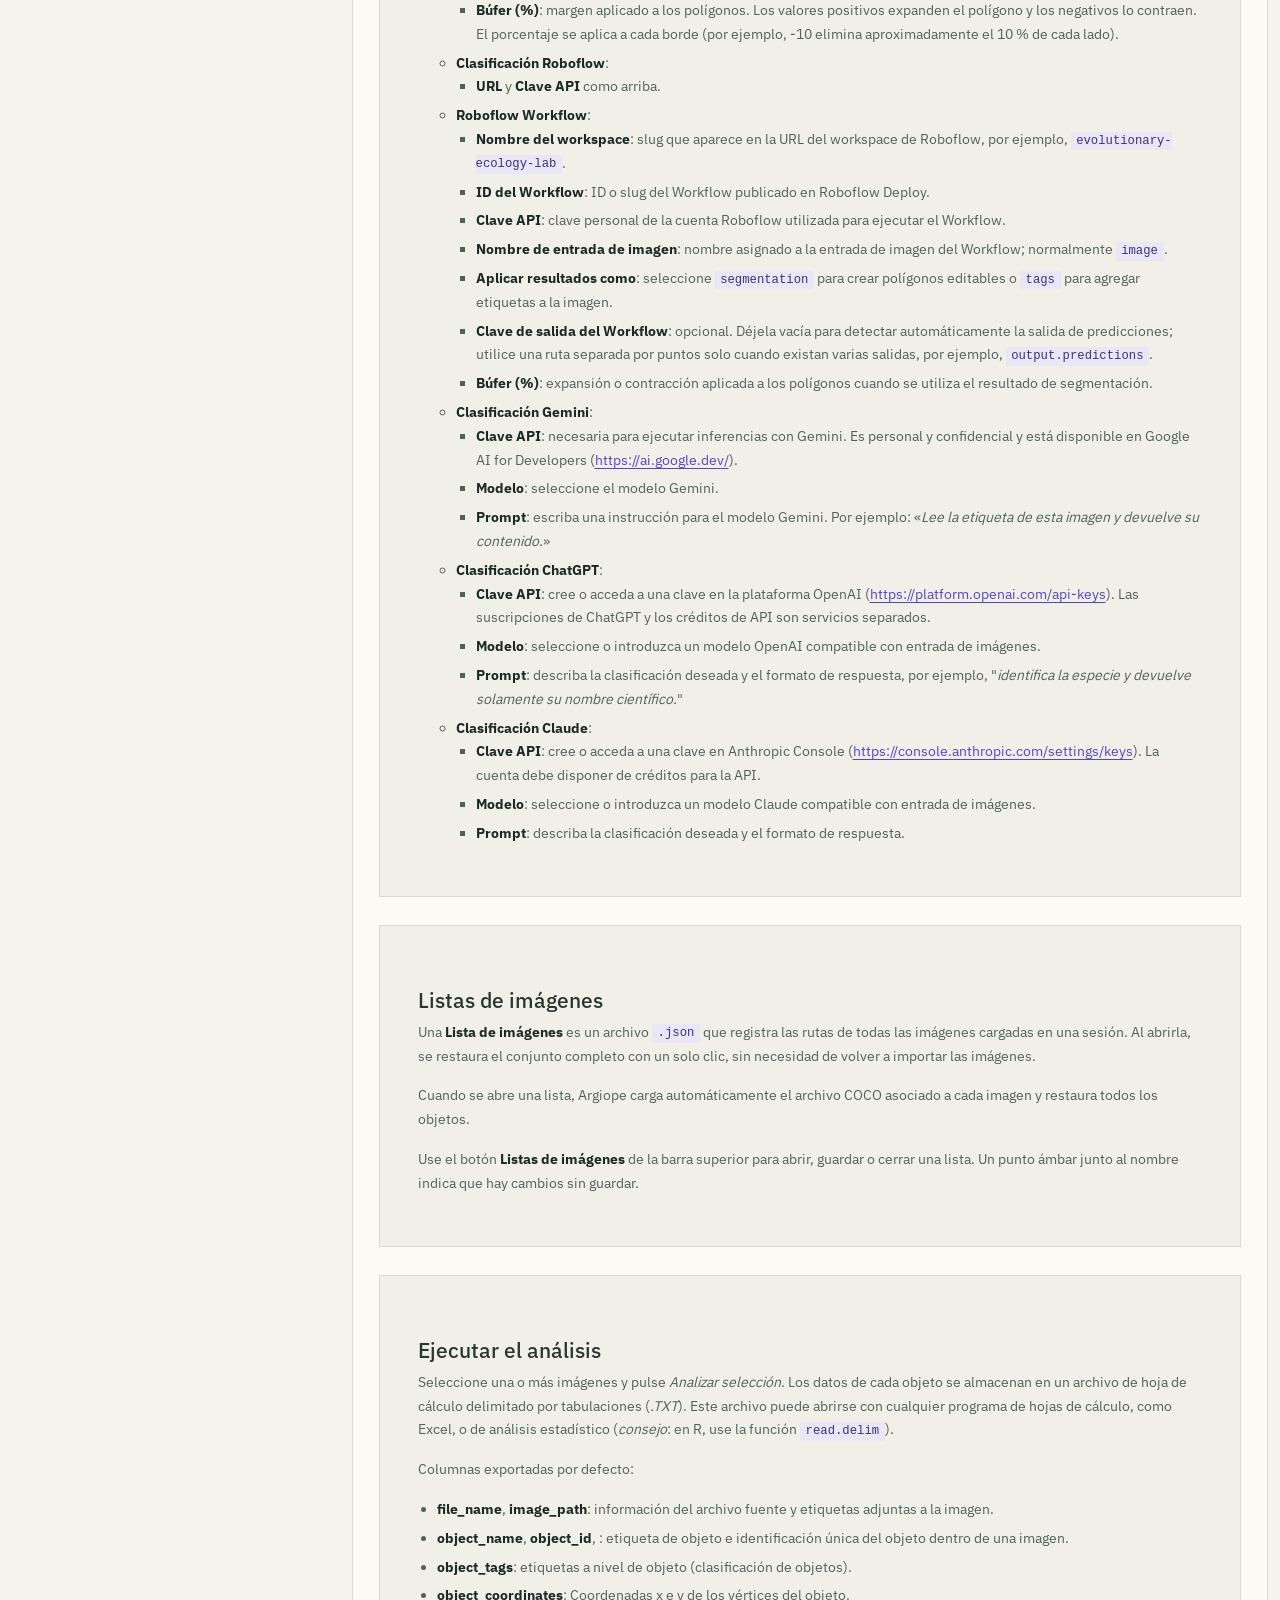
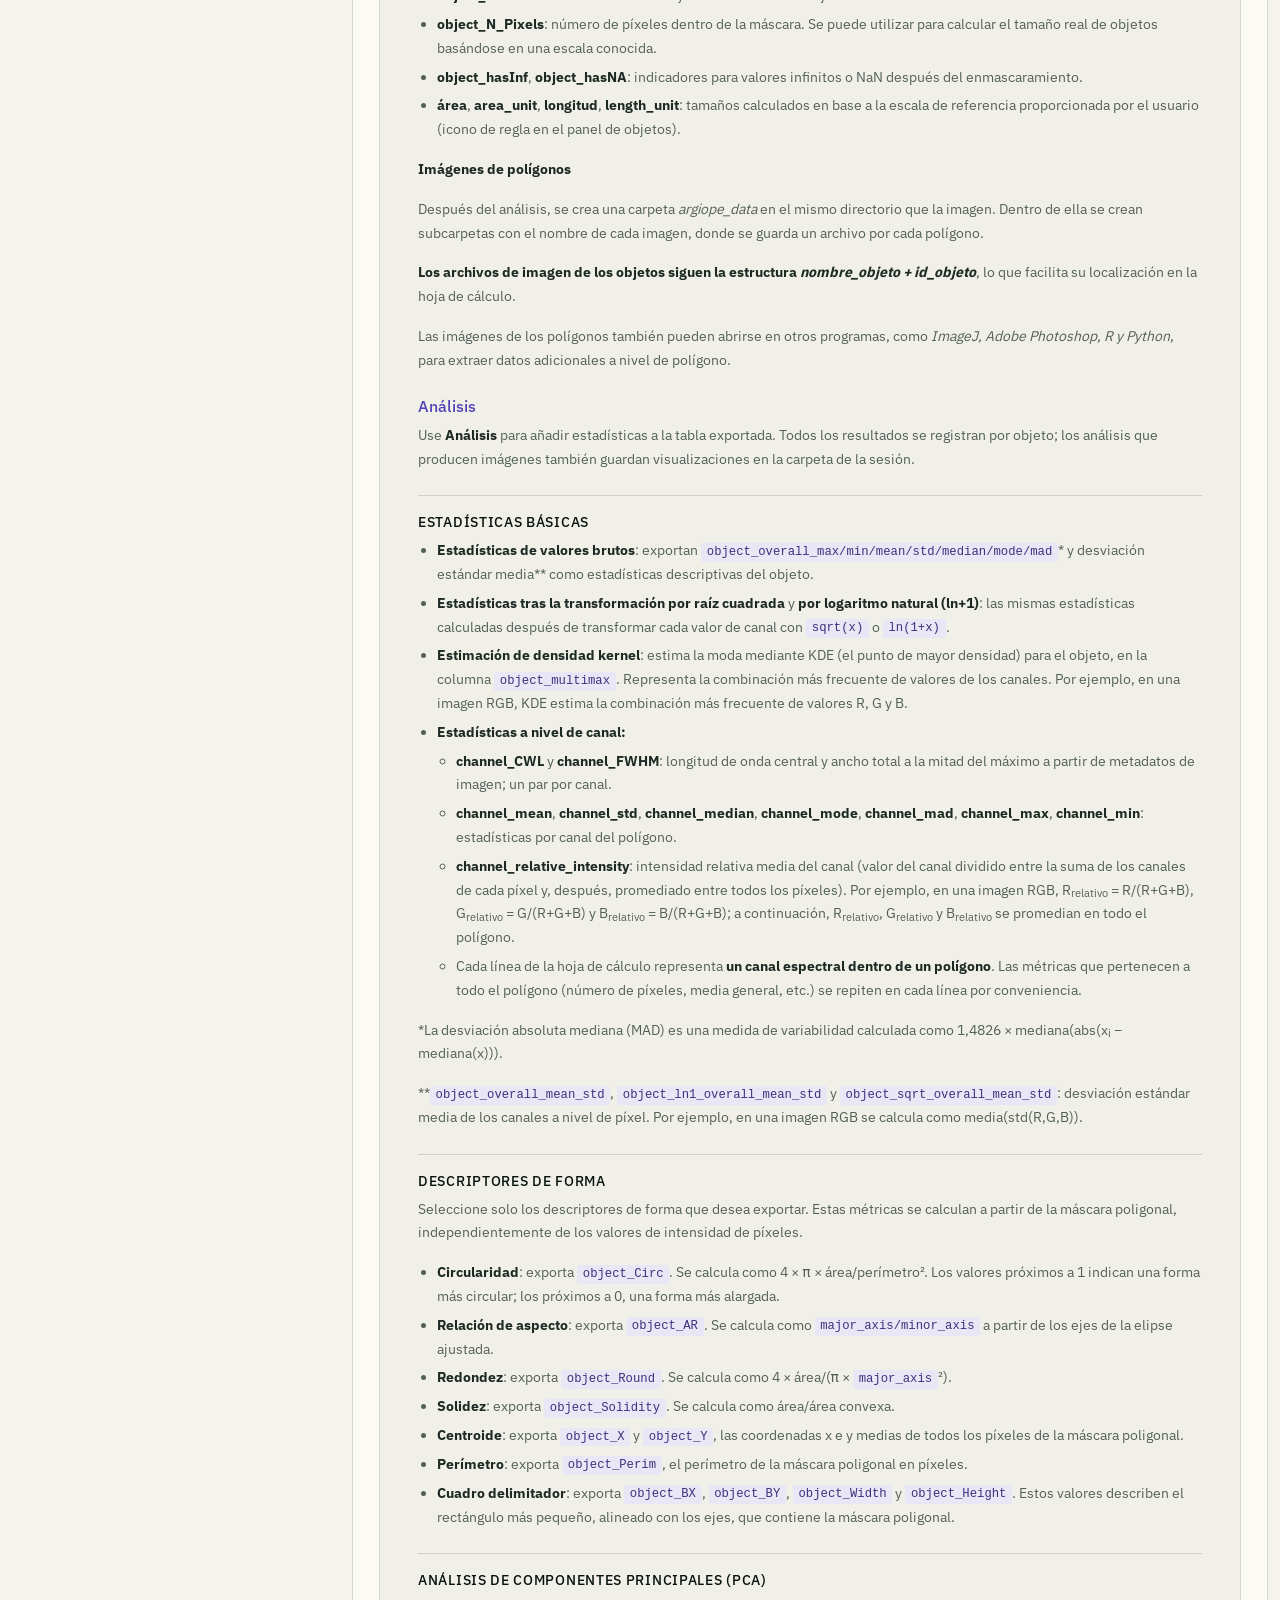
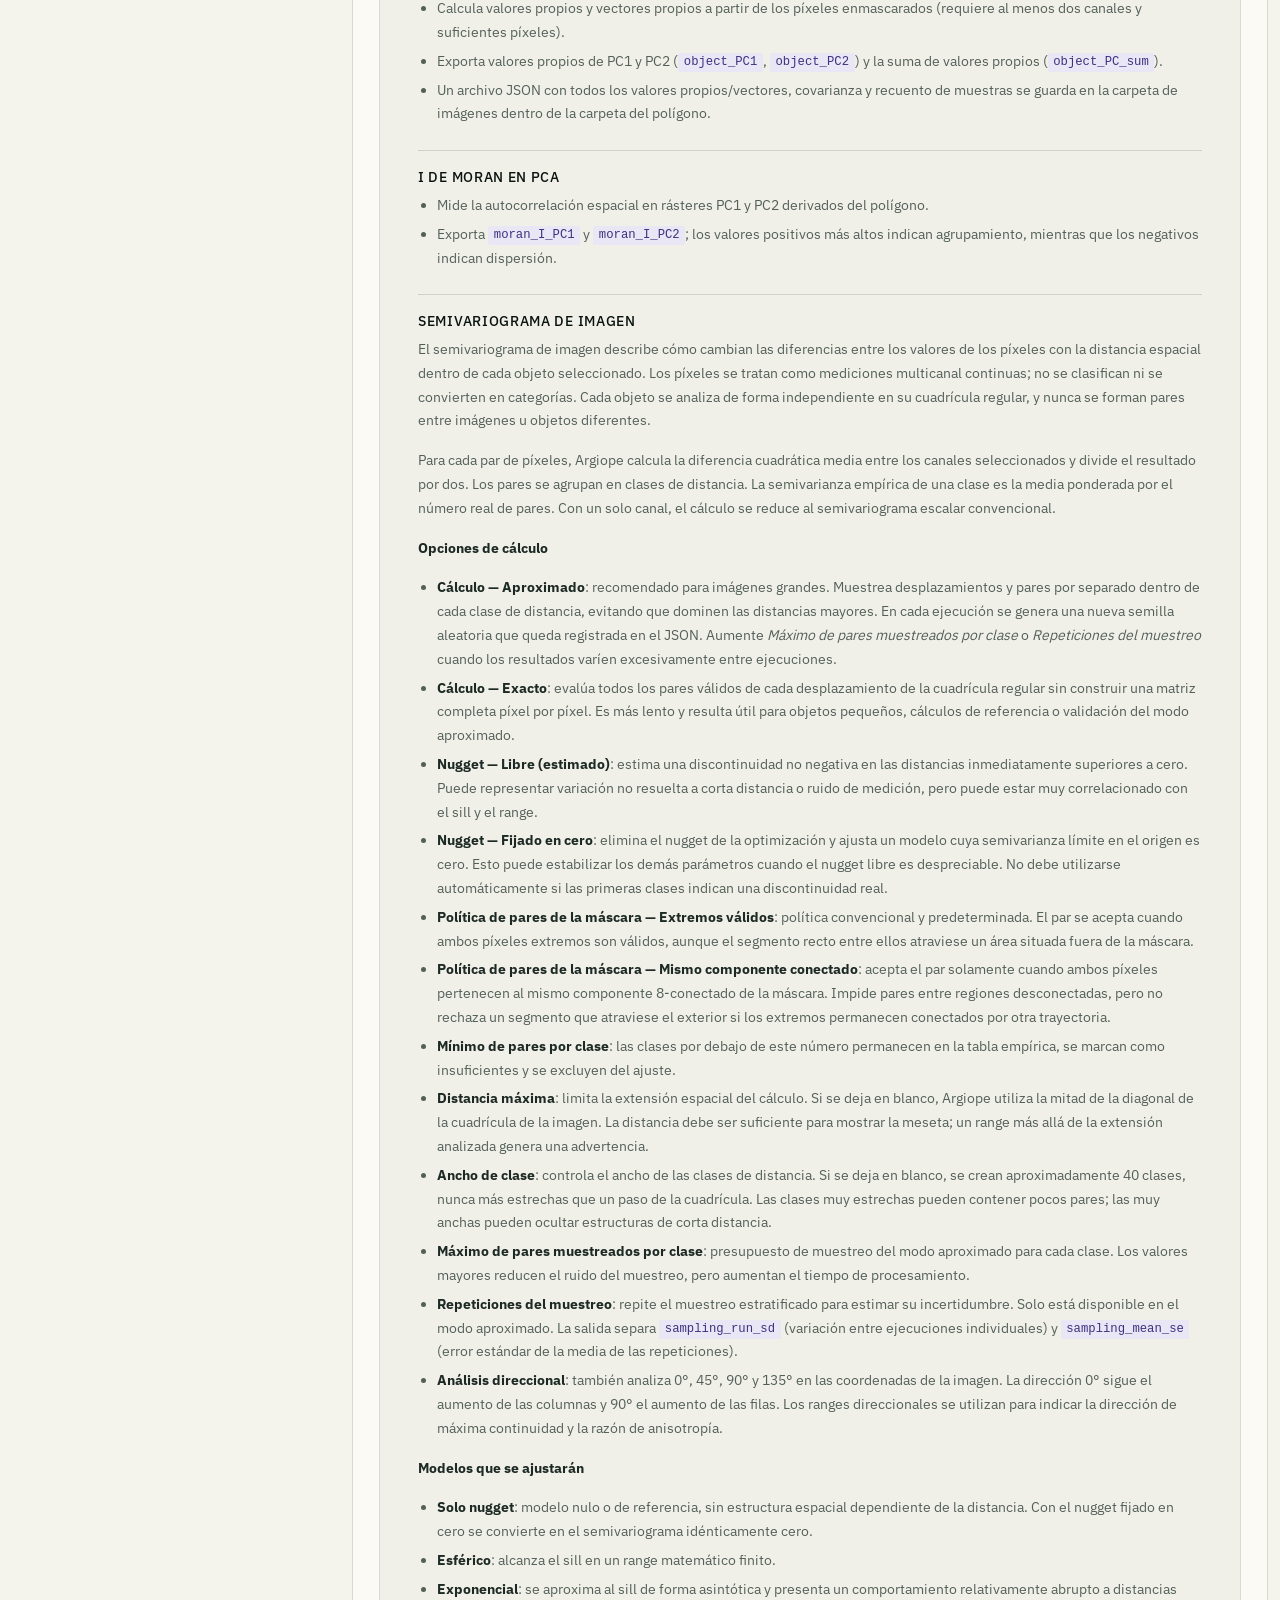
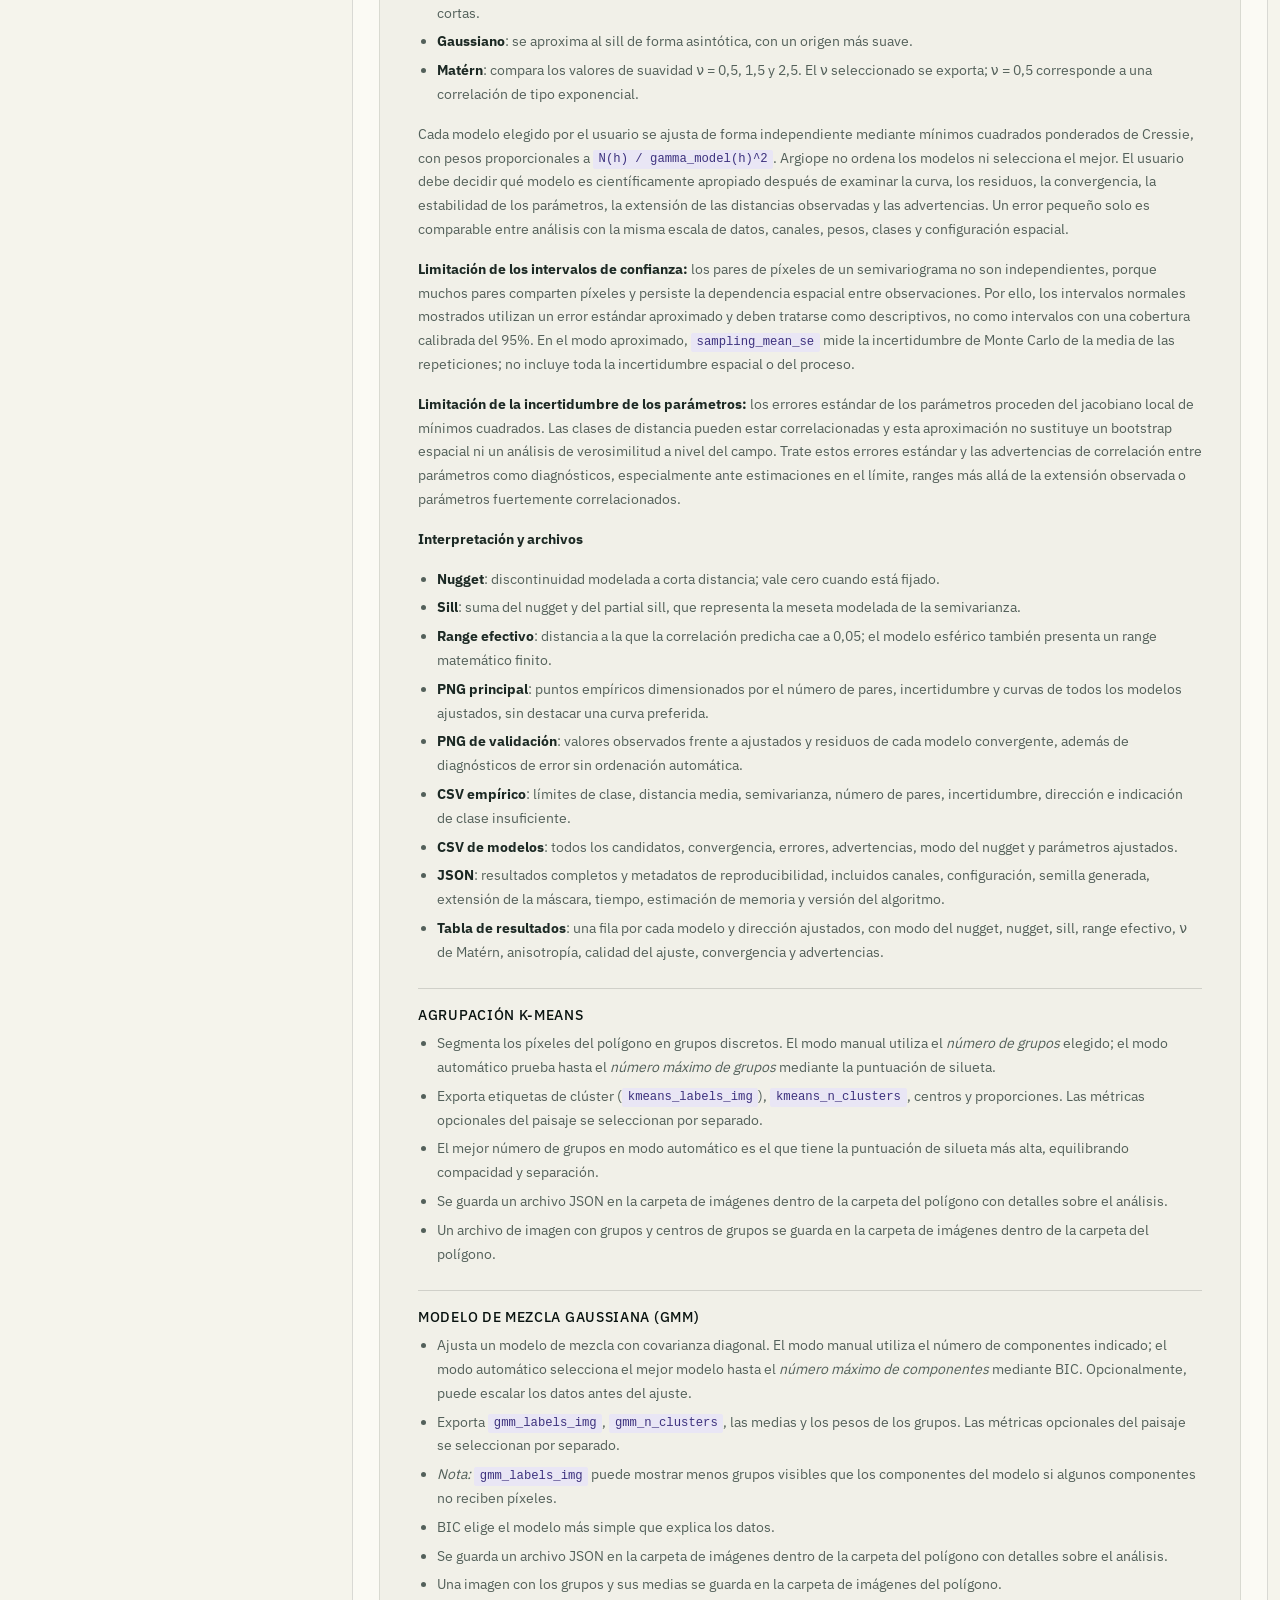
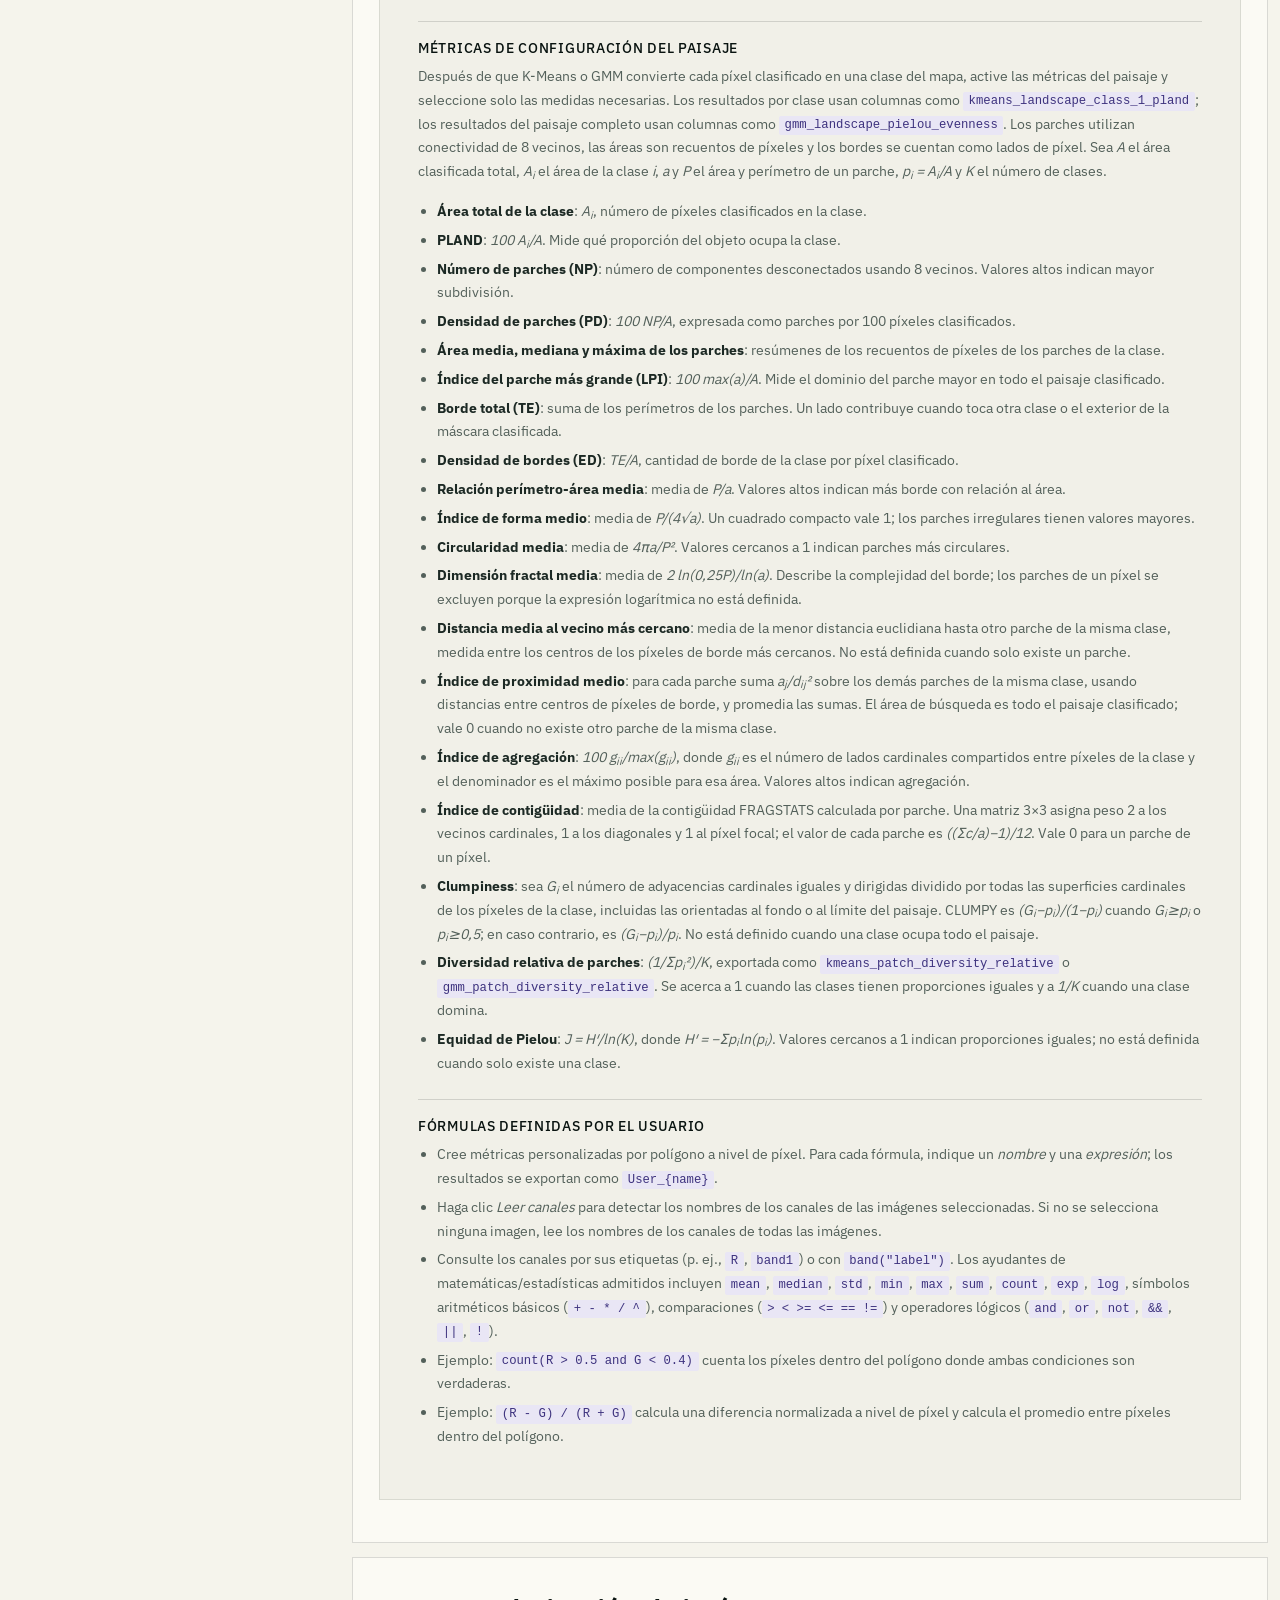
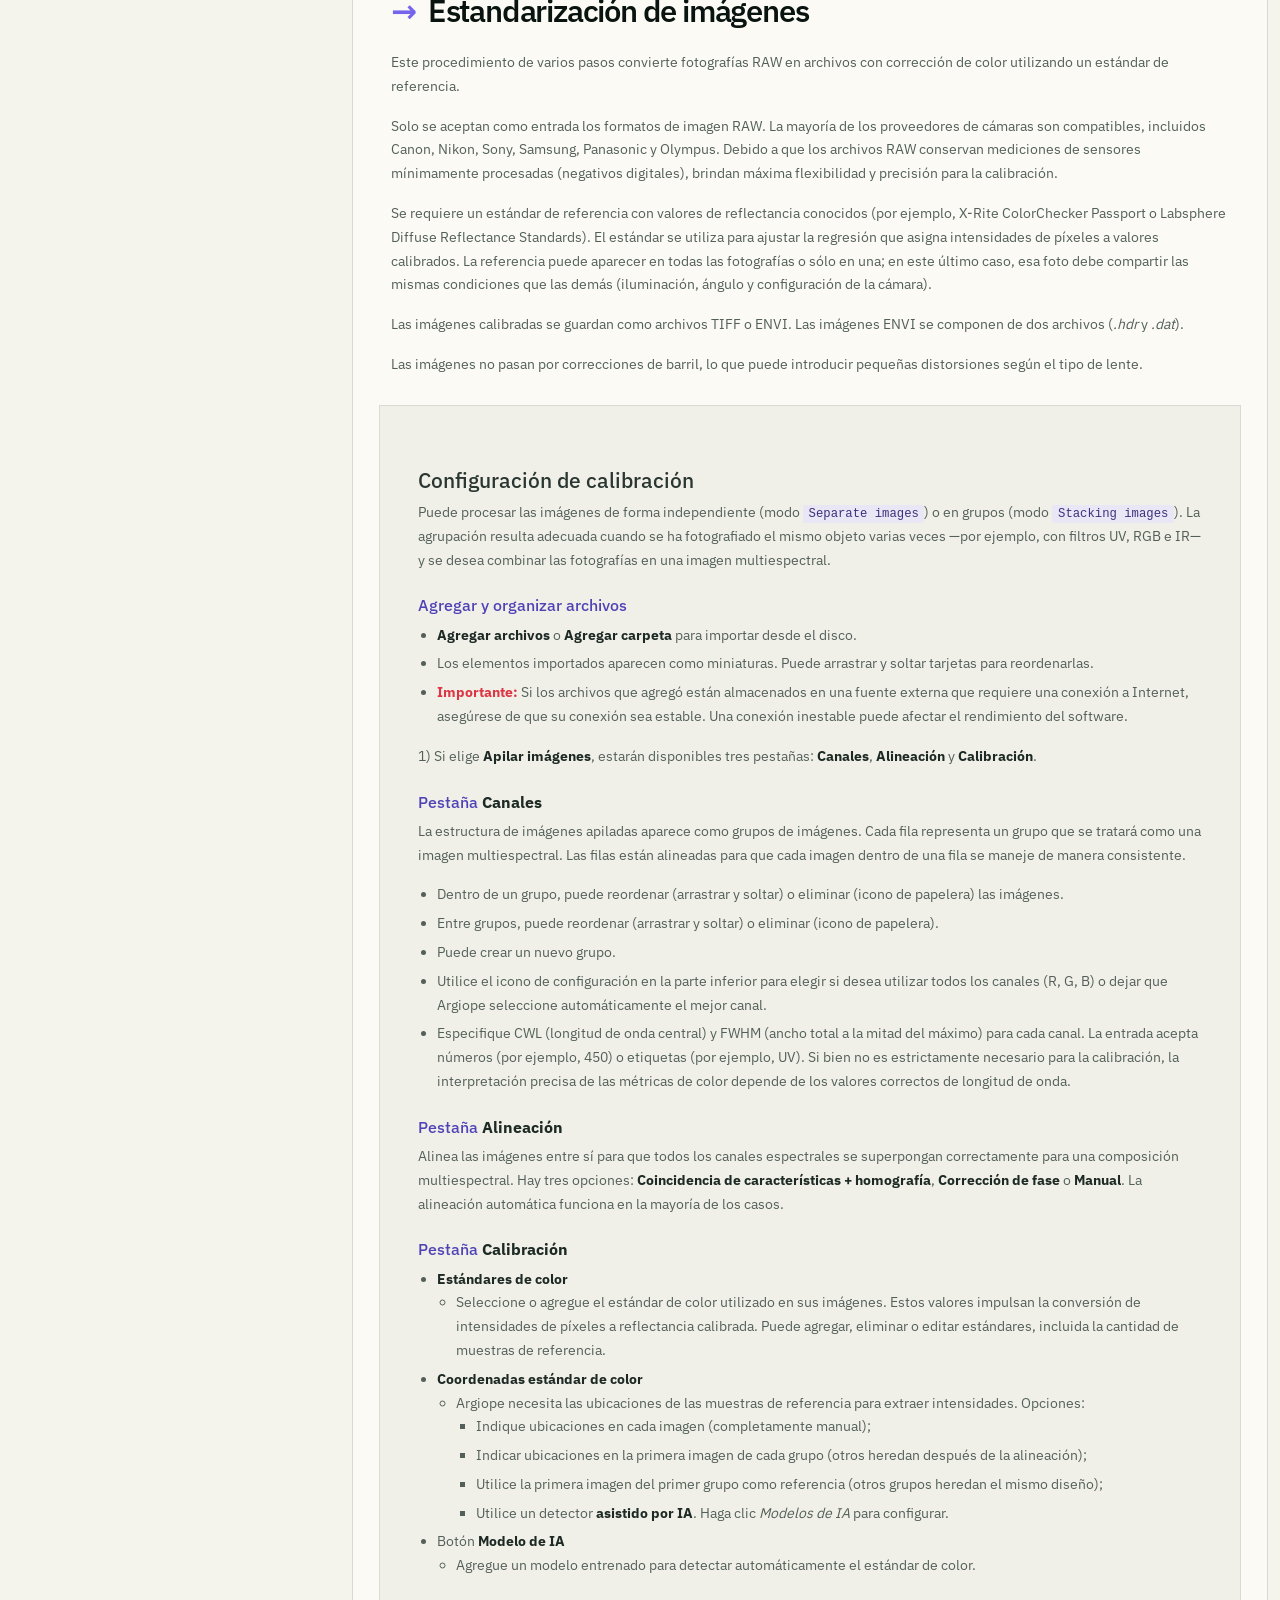
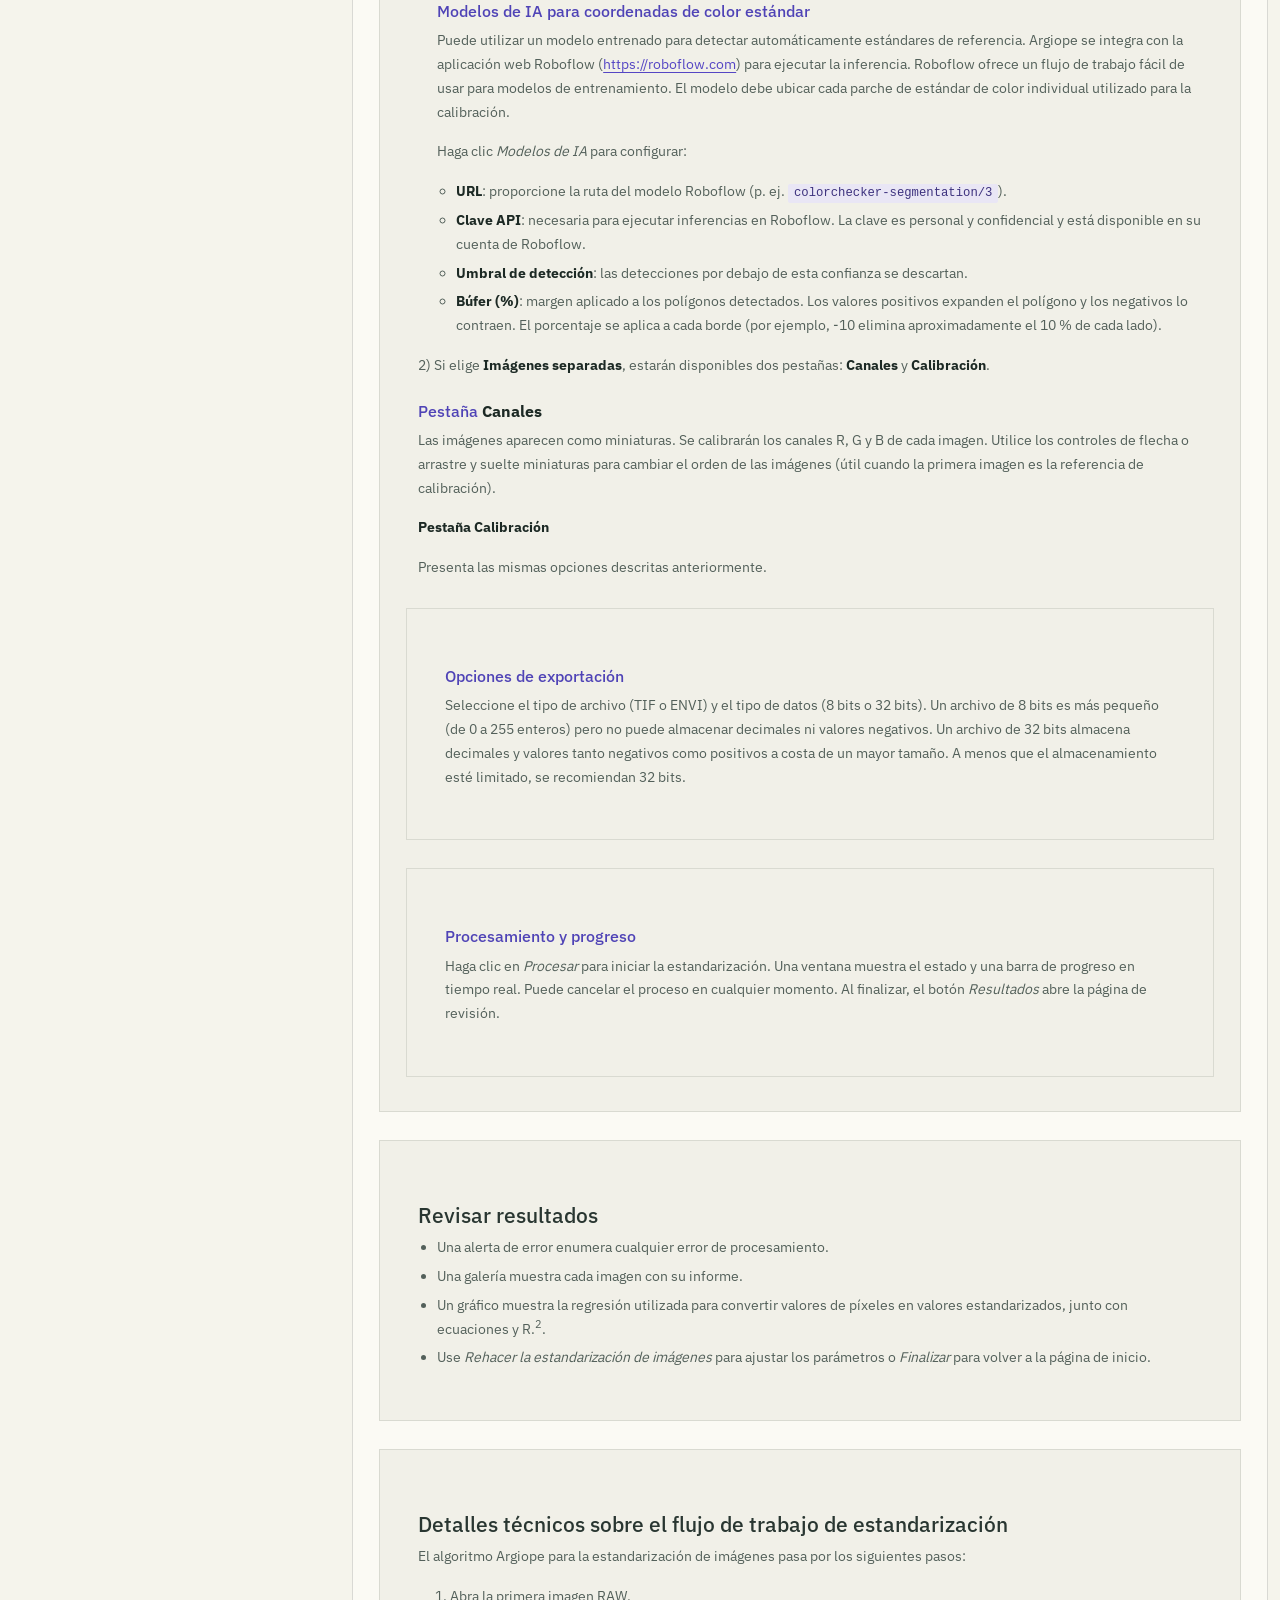
<file: ayuda.html>
<!DOCTYPE html>
<html lang="es">
<head>
<meta charset="utf-8"/>
<meta content="width=device-width, initial-scale=1" name="viewport"/>
<meta content="script-src 'unsafe-inline' 'self';" http-equiv="Content-Security-Policy"/>
<title>Argiope | Ayuda y tutorial</title>
<link rel="icon" type="image/png" href="assets/argiope-logo.png?v=b9d632a010e6">
<link href="ajuda.html" hreflang="pt-BR" rel="alternate"/>
<link href="help-en.html" hreflang="en" rel="alternate"/>
<link href="ayuda.html" hreflang="es" rel="alternate"/>
<!-- Preloads -->
<link as="font" crossorigin="" href="assets/help/fontawesome/webfonts/fa-solid-900.woff2" rel="preload" type="font/woff2"/>
<link href="assets/help/main.css" rel="stylesheet"/>
<link href="assets/help/custom.css" rel="stylesheet"/>
<link href="assets/help/fontawesome/css/all.min.css" rel="stylesheet"/>
<noscript>
<link href="assets/help/main.css" rel="stylesheet"/>
<link href="assets/help/fontawesome/css/all.min.css" rel="stylesheet"/>
<link href="assets/help/custom.css" rel="stylesheet"/>
</noscript>
<script defer="" src="assets/help/bootstrap.bundle.min.js"></script>
<style>
    /* Typography */
    @font-face {
      font-family: "IBM Plex Sans";
      src: url("assets/IBMPlexSans.woff2") format("woff2");
      font-style: normal;
      font-weight: 100 700;
      font-stretch: 100%;
      font-display: swap;
    }

    :root {
      color-scheme: light;

      --font-sans: "IBM Plex Sans", system-ui, -apple-system, Segoe UI, Roboto, Helvetica, Arial, "Apple Color Emoji", "Segoe UI Emoji";
      --radius: 16px;
      --shadow-1: 0 1px 2px rgba(0,0,0,.06), 0 4px 12px rgba(0,0,0,.06);
      --shadow-2: 0 6px 20px rgba(0,0,0,.12);
      --bg: #ffffff;
      --bg-soft: #f7f8fa;
      --bg-elev: #ffffff;
      --text: #1e293b;
      --muted: #64748b;
      --primary: #0d6efd; /* Bootstrap primary */
      --link: #0d6efd;
      --border: #e5e7eb;
      --toc-width: 310px;
    }

    

    html { scroll-behavior: smooth; }
    * { box-sizing: border-box; }
    body { font-family: var(--font-sans); background: var(--bg); color: var(--text); }
    .topbar .navbar, .offcanvas { display: none !important; }

    /* Topbar */
    .topbar {
      position: sticky; top: 0; z-index: 1040;
      backdrop-filter: saturate(180%) blur(6px);
      background: color-mix(in oklab, var(--bg), transparent 10%);
      border-bottom: 1px solid var(--border);
    }
    .brand img { width: 36px; height: 36px; aspect-ratio: 1 / 1; object-fit: contain; }
    .help-search { display: flex; align-items: center; gap: .35rem; }
    .help-search-input {
      height: 32px;
      width: 180px;
      padding: .25rem .65rem;
      border: 1px solid var(--border);
      border-radius: 999px;
      background: var(--bg);
      font-size: .9rem;
    }
    .help-search-input:focus { outline: 2px solid color-mix(in srgb, var(--primary) 35%, transparent); }
    .help-search-btn {
      height: 32px; width: 32px; padding: 0;
      border-radius: 999px;
      display: inline-flex; align-items: center; justify-content: center;
    }
    @media (max-width: 767.98px) {
      .help-search-input { width: 120px; }
    }

    /* Layout */
    .page {
      display: grid;
      grid-template-columns: minmax(0, 1fr);
      gap: 1.5rem;
    }
    @media (min-width: 992px) {
      .page { grid-template-columns: var(--toc-width) minmax(0, 1fr); }
    }

    /* Sidebar TOC */
    aside.toc {
      position: sticky; top: 84px; align-self: start; max-height: calc(100dvh - 96px);
      overflow: auto; padding: 1rem; border: 1px solid var(--border);
      border-radius: var(--radius); background: var(--bg-elev); box-shadow: var(--shadow-1);
    }
    aside.toc h2 { font-size: 1.1rem; margin-bottom: .75rem; color: var(--muted); }
    aside.toc ol { margin: 0; padding-left: 1.1rem; }
    aside.toc a { text-decoration: none; color: var(--text); }
    aside.toc a:hover { color: var(--link); }
    aside.toc ol ol { margin-top: .25rem; }

    /* Content cards */
    .section-card {
      background: var(--bg-elev);
      border: 1px solid var(--border);
      border-radius: var(--radius);
      box-shadow: var(--shadow-1);
      padding: 1.25rem 1.25rem;
    }
    .section-card + .section-card { margin-top: 1rem; }

    header.hero {
      text-align: center; padding: 2.25rem 1rem 1.5rem; margin-bottom: 1rem;
      background: var(--bg-soft);
      border: 1px solid var(--border);
      border-radius: var(--radius);
    }
    header.hero h1 { font-size: clamp(1.75rem, 2.2vw + 1.2rem, 2.5rem); margin: .75rem 0 .25rem; }
    header.hero p { color: var(--muted); margin: 0; }

    h2, h3, h4, h5 { scroll-margin-top: 96px; }
    section[id], header[id] { scroll-margin-top: 112px; }

    /* Callouts */
    .callout { border-left: 4px solid var(--primary); background: color-mix(in srgb, var(--primary) 6%, var(--bg)); padding: 1rem; border-radius: 8px; }

    /* Lists & code */
    code, kbd { background: color-mix(in oklab, var(--text), var(--bg) 85%); color: inherit; border-radius: 6px; padding: .15rem .35rem; }
    ul { padding-left: 1.2rem; }

    /* Footer logos */
    .logos img { height: 44px; object-fit: contain; filter: saturate(0.9); }

    /* Back to top */
    #toTop { position: fixed; right: 1rem; bottom: 1rem; opacity: 0; visibility: hidden; transition: .25s ease; }
    #toTop.show { opacity: 1; visibility: visible; }

    /* Glossary */
    dl dt { font-weight: 600; }
    dl dd { margin-bottom: .5rem; color: var(--muted); }
    mark.help-search-hit { background: #fff3bf; padding: 0 .15rem; border-radius: 4px; }
    mark.help-search-hit.active { outline: 2px solid #f59f00; }
  </style>
<link href="help.css" rel="stylesheet"/>
</head>
<body data-bs-smooth-scroll="true" data-bs-spy="scroll" data-bs-target="#tocNav" tabindex="0">
<!-- Topbar -->
<nav class="topbar py-2">
<div class="container d-flex align-items-center justify-content-between">
<div class="navbar">
<button aria-controls="offcanvasExample" class="navbar-toggler" data-bs-target="#offcanvasExample" data-bs-toggle="offcanvas" type="button">
<span class="navbar-toggler-icon"></span>
</button>
</div>
<div class="d-flex align-items-center gap-3">
<a class="brand d-flex align-items-center gap-2 text-decoration-none" href="index-es.html">
<img alt="Logotipo de Argiope" height="32" src="assets/argiope-logo.png?v=b9d632a010e6" width="32"/>
<strong class="text-body">argiope <span>/ ayuda</span></strong>
</a>
<form aria-label="Buscar página de ayuda" class="help-search" id="helpSearchForm" role="search">
<input aria-label="Buscar ayuda" autocomplete="off" class="help-search-input" id="helpSearchInput" placeholder="Buscar ayuda" type="search"/>
<button class="btn btn-outline-secondary btn-sm help-search-btn" id="helpSearchBtn" title="Buscar" type="submit">
<i class="fa-solid fa-magnifying-glass"></i>
</button>
</form>
<div aria-label="Seleccionar idioma" class="help-language-switcher">
<a href="ajuda.html" hreflang="pt-BR" lang="pt-BR">PT</a>
<a href="help-en.html" hreflang="en" lang="en">EN</a>
<a aria-current="page" href="ayuda.html" hreflang="es" lang="es">ES</a>
</div>
</div>
<div class="d-none d-md-flex gap-3 small">
<a class="btn btn-outline-secondary btn-sm px-4" href="#analyze">Analizar</a>
<a class="btn btn-outline-secondary btn-sm px-4" href="#standardize">Estandarizar</a>
<a class="btn btn-outline-secondary btn-sm px-4" href="https://www.youtube.com/playlist?list=PLUFucDpEwd5Pwd0zafdGdwaZ3mjYi294B" rel="noreferrer" target="_blank">Tutoriales ↗</a>
<a class="btn btn-outline-secondary btn-sm px-4" href="#support">Soporte</a>
<a class="btn btn-outline-primary btn-sm px-4" href="index-es.html" role="button"><i class="fa-solid fa-arrow-left"></i> Volver al sitio</a>
</div>
</div>
</nav>
<main class="container my-4 page">
<div aria-labelledby="offcanvasExampleLabel" class="offcanvas offcanvas-start" id="offcanvasExample" tabindex="-1">
<div class="offcanvas-header">
<h5 class="offcanvas-title" id="offcanvasExampleLabel">Menú</h5>
<button aria-label="Cerca" class="btn-close text-reset" data-bs-dismiss="offcanvas" type="button"></button>
</div>
<div class="offcanvas-body d-flex flex-column">
<h5 class="mb-2" id="username"></h5>
<button class="btn btn-tertiary mb-2" id="btnLoadHomePage"><i class="fa-solid fa-home"></i>  pagina de inicio  </button>
<button class="btn btn-tertiary mb-2" id="btnLoadAnalysisPage"><i class="fa-solid fa-eye-dropper"></i>  Analizar  </button>
<button class="btn btn-tertiary mb-2" id="btnLoadCalibrationPage"><i class="fa-solid fa-layer-group"></i>  Estandarizar  </button>
<button class="btn btn-tertiary mb-2" id="btnLogout"><i class="fa-solid fa-right-from-bracket"></i>  Cerrar sesión  </button>
<button class="btn btn-tertiary mb-2" id="btnLoadHelpPage"><i class="fa-regular fa-circle-question"></i>  Ayuda  </button>
<button class="btn btn-tertiary mb-2" id="btnLoadAboutPage"><i class="fa-solid fa-circle-info"></i>  Acerca de  </button>
</div>
</div>
<!-- TOC -->
<aside aria-label="Tabla de contenido" class="toc" id="tocNav">
<h2 class="fw-semibold mb-2"><i aria-hidden="true" class="fa-solid fa-list"></i> Tabla de contenido</h2>
<!-- Original TOC preserved -->
<ol>
<li><a href="#introduction">Introducción</a></li>
<li><a href="#home">Página de inicio</a></li>
<li><a href="#access">Acceso y cuentas</a>
<ol>
<li><a href="#login">Iniciar sesión</a></li>
<li><a href="#create-user">Creando usuarios</a></li>
<li><a href="#update-password">Actualización de contraseñas</a></li>
<li><a href="#guest">Acceso de invitados</a></li>
</ol>
</li>
<li><a href="#analyze">Analizando imágenes</a>
<ol>
<li><a href="#analysis-import">Importar imágenes</a></li>
<li><a href="#analysis-gallery">Administrar la galería de objetos</a></li>
<li><a href="#analysis-viewer">Visualización de objetos y funciones de edición</a></li>
<li><a href="#analysis-ai">Modelos de IA y generación de objetos</a></li>
<li><a href="#analysis-ai-how">Modelos de IA: cómo agregar modelos</a></li>
<li><a href="#image-lists">Listas de imágenes</a></li>
<li><a href="#analysis-run">Análisis de ejecución</a>
<ol>
<li><a href="#analysis-additional">Análisis</a></li>
<li><a href="#analysis-basic-statistics">Estadísticas Básicas</a></li>
<li><a href="#analysis-shape-descriptors">Descriptores de forma</a></li>
<li><a href="#analysis-pca">Análisis de componentes principales (PCA)</a></li>
<li><a href="#analysis-moran">I de Moran en PCA</a></li>
<li><a href="#analysis-semivariogram">Semivariograma de imagen</a></li>
<li><a href="#analysis-kmeans">Agrupación K-Means</a></li>
<li><a href="#analysis-gmm">Modelo de mezcla gaussiana (GMM)</a></li>
<li><a href="#analysis-landscape-metrics">Métricas de configuración del paisaje</a></li>
<li><a href="#analysis-formulas">Fórmulas definidas por el usuario</a></li>
</ol>
</li>
</ol>
</li>
<li><a href="#standardize">Estandarización de imágenes</a>
<ol>
<li><a href="#calibration">Configuración de calibración</a>
<ol>
<li><a href="#cal-channels">Pestaña Canales</a></li>
<li><a href="#cal-alignment">Pestaña de alineación</a></li>
<li><a href="#cal-calibration">Pestaña de calibración</a></li>
<li><a href="#cal-ai">Modelos de IA y estándares de color</a></li>
<li><a href="#cal-export">Opciones de exportación</a></li>
<li><a href="#cal-progress">Procesamiento y progreso</a></li>
</ol>
</li>
<li><a href="#review">Revisar resultados</a></li>
<li><a href="#cal-workflow">Flujo de trabajo de calibración técnica</a></li>
</ol>
</li>
<li><a href="#limitations">Limitaciones conocidas</a></li>
<li><a href="#support">Soporte</a></li>
<li><a href="#terminology">Glosario</a></li>
</ol>
</aside>
<div id="helpContent">
<!-- Hero -->
<header class="hero section-card" id="top">
<img alt="Logotipo de Argiope" height="120" src="assets/argiope-logo.png?v=b9d632a010e6" width="120"/>
<h1>Ayuda y tutorial</h1>
<p class="lead">Guía de funciones y conceptos técnicos de Argiope</p>
</header>
<a class="help-tutorial-banner" href="https://www.youtube.com/playlist?list=PLUFucDpEwd5Pwd0zafdGdwaZ3mjYi294B" rel="noreferrer" target="_blank"><span><i class="fa-brands fa-youtube"></i></span><div><small>LISTA DE REPRODUCCIÓN DE TUTORIALES</small><strong>¿Prefiere seguir la guía en vídeo?</strong><p>Conozca las funciones de Argiope mediante demostraciones paso a paso.</p></div><b>Abrir en YouTube ↗</b></a>
<!-- Sections -->
<section class="section-card" id="introduction">
<h3>Introducción</h3>
<p>Argiope es una aplicación de escritorio para <strong>analizar</strong> y <strong>estandarizar</strong> imágenes. Ambos módulos integran herramientas asistidas por IA para facilitar la segmentación, la clasificación y la calibración. Argiope admite imágenes RGB, multiespectrales e hiperespectrales. Los módulos <strong>Analizar imágenes</strong> y <strong>Estandarizar imágenes</strong> son independientes.</p>
<p><strong>Analizar imágenes</strong> proporciona herramientas de segmentación, detección de objetos, clasificación y extracción de datos en imágenes RGB, multiespectrales e hiperespectrales. Los métodos asistidos por IA permiten clasificar, detectar mediante cuadros delimitadores y segmentar. También puede dibujar polígonos y anotar manualmente imágenes o formas individuales. Los formatos admitidos incluyen JPEG, PNG, ENVI, TIFF, GeoTIFF, CR2, DNG y NEF, entre muchos otros.</p>
<p><strong>Estandarizar imágenes</strong> realiza la calibración de la imagen, convirtiendo la salida sin procesar de la cámara en valores proporcionales a las verdaderas propiedades ópticas de la escena para que los colores sean comparables entre dispositivos. La calibración elimina los sesgos específicos de la cámara y la escena (por ejemplo, iluminación, balance de blancos, procesamiento en la cámara) y asigna intensidades de píxeles a valores estandarizados. El objetivo es que una superficie con una reflectancia determinada produzca valores consistentes independientemente de la cámara, la lente o la iluminación.</p>
</section>
<section class="section-card" id="home">
<h3>Página de inicio</h3>
<ul>
<li><strong>Analizar imágenes:</strong> Inicia el módulo de análisis.</li>
<li><strong>Estandarizar imágenes:</strong> Inicia el módulo de estandarización.</li>
<li><strong>Iniciar sesión/Cerrar sesión:</strong> Finaliza la sesión y regresa a la página de inicio de sesión.</li>
</ul>
</section>
<section class="section-card" id="access">
<h3>Acceso y cuentas</h3>
<p>La página de <strong>inicio de sesión</strong> gestiona la autenticación y la creación de cuentas locales. La configuración y los modelos de IA se almacenan por separado para cada cuenta. Algunos modelos de IA requieren claves API personales. Al crear una cuenta, las claves API se almacenan de forma segura y la configuración se conserva.</p>
<section class="mt-3" id="login">
<h4>Iniciar sesión</h4>
<ol>
<li>Ingrese su nombre de usuario. Un menú desplegable enumera las cuentas creadas previamente para una selección rápida.</li>
<li>Escriba su contraseña. Use <em>Mostrar</em> para alternar su visibilidad y evitar errores tipográficos.</li>
<li>Pulse <em>Iniciar sesión</em> para comenzar una sesión.</li>
</ol>
</section>
<section class="mt-3" id="create-user">
<h4>Crear y eliminar usuarios</h4>
<p>Seleccione <em>Crear usuario</em> para abrir una ventana con campos para el nombre de usuario y la contraseña. Puede dejar vacío el campo de contraseña. La nueva cuenta se guarda localmente y aparece en la lista de sugerencias. Para eliminar permanentemente una cuenta, seleccione <em>Eliminar usuario</em> e introduzca su contraseña.</p>
</section>
<section class="mt-3" id="update-password">
<h4>Actualización de contraseñas</h4>
<p>Haga clic <em>Cambiar la contraseña</em> para abrir un modal precargado con el nombre de usuario que inició sesión. Proporcione la contraseña anterior, ingrese y confirme la nueva, luego haga clic en <em>Actualizar contraseña</em>. El cambio entra en vigor inmediatamente.</p>
</section>
<section class="mt-3" id="guest">
<h4>Acceso de invitados</h4>
<p>Argiope se abre automáticamente en modo Invitado. Use <em>Acceder como invitado</em> para explorar las funciones sin credenciales. Las sesiones de invitado también conservan los datos del usuario, incluidas las claves API.</p>
</section>
</section>
<section class="section-card" id="analyze">
<h3>Analizar imágenes</h3>
<section class="mt-2" id="analysis-import">
<h4>Importar imágenes</h4>
<p>Abra la página Analizar imágenes y haga clic <em>Importar imágenes</em>. Si un archivo de anotación generado por Argiope está en la misma carpeta, los polígonos, las etiquetas de imagen y las etiquetas de polígonos se cargan automáticamente.</p>
<p>
<strong class="text-danger">Importante</strong>
            Si los archivos que agregó están almacenados en una fuente externa que requiere una conexión a Internet, asegúrese de que su conexión sea estable. Una conexión inestable puede afectar el rendimiento del software.
          </p>
</section>
<section class="mt-2" id="analysis-gallery">
<h4>Administrar la galería de objetos</h4>
<p>Cada archivo importado aparece como una <em>tarjeta de archivo</em> con miniatura, título, icono de eliminación y casilla de selección.</p>
<ul>
<li><strong>Seleccionar todo</strong> y <strong>Borrar selección</strong> permiten modificar la selección de varios elementos a la vez.</li>
<li>Quitar una tarjeta elimina la imagen de la sesión.</li>
<li>Al hacer clic en otro lugar de una tarjeta se abre la imagen.</li>
</ul>
</section>
<section class="section-card" id="analysis-viewer">
<h4>Visualizar objetos y usar herramientas de edición</h4>
<p>Al abrir una tarjeta de archivo, aparece una ventana a pantalla completa con pestañas para interactuar con la imagen y consultar los resúmenes del análisis.</p>
<section class="mt-2" id="analysis-tools">
<h5>Herramientas de la barra de herramientas</h5>
<p>La barra de herramientas flotante sobre el lienzo incluye:</p>
<ul>
<li><strong>Restablecer vista</strong>: restaura el zoom y la posición originales.</li>
<li><strong>Selector de objetos</strong>: habilita el modo de selección de polígonos existentes.</li>
<li><strong>Herramienta SAM</strong>: Utiliza el modelo Segment Anything para la segmentación automática.
                <ul>
<li>Seleccione la herramienta SAM y haga clic con el botón izquierdo dentro del objeto para añadir un punto positivo. Los puntos positivos aparecen como marcadores verdes con el signo <strong>+</strong>. Se requiere al menos un punto positivo.</li>
<li>Añada más puntos positivos para incluir las áreas que falten. La vista previa de la segmentación se actualiza automáticamente después de cada cambio.</li>
<li>Haga clic con el botón derecho en las áreas que no pertenecen al objeto para añadir puntos negativos, mostrados como marcadores rojos con el signo <strong>−</strong>. Estos puntos ayudan a eliminar áreas no deseadas de la vista previa.</li>
<li>Pulse <code>Backspace</code> para eliminar el punto añadido más recientemente. Puede seguir añadiendo o eliminando puntos hasta que la vista previa coincida con el objeto.</li>
<li>Pulse <code>Enter</code> o haga clic en el botón <strong>✓</strong> para guardar la vista previa actual como un polígono. Si SAM todavía está procesando, Argiope esperará la vista previa más reciente antes de guardarla. La herramienta permanece activa para que pueda iniciar otro objeto.</li>
<li>Pulse <code>Esc</code> o haga clic en el botón <strong>×</strong> para cancelar la sesión actual de SAM sin guardar la vista previa.</li>
</ul>
</li>
<li><strong>Dibujar polígono</strong>: delimita manualmente una región de interés.</li>
<li><strong>Dibujar línea</strong>: traza manualmente una línea de referencia.</li>
<li><strong>Deshacer</strong> y <strong>Rehacer</strong>: deshacen y rehacen los últimos 10 cambios aplicados a los polígonos.</li>
<li><strong>Acercar</strong>, <strong>Alejar</strong> y <strong>Desplazar</strong>: ajustan el área de visualización. Mantener pulsada la tecla <kbd>Shift</kbd> activa temporalmente la herramienta <em>Desplazar</em>.</li>
<li><strong>Importar archivo de objetos</strong>: añade anotaciones directamente desde el visor. Importe un JSON en <a href="https://cocodataset.org/#format-data">formato COCO</a> o un archivo ROI de ImageJ (<a href="https://imagej.net/ij/">https://imagej.net/ij/</a>). Para los archivos ROI de ImageJ, descomprímalos primero y seleccione los objetos deseados.</li>
<li><strong>Exportar archivo de objetos</strong>: exporta un JSON en <a href="https://cocodataset.org/#format-data">formato COCO</a> o un archivo ROI de ImageJ (<a href="https://imagej.net/ij/">https://imagej.net/ij/</a>).</li>
<li><strong>Seleccionar modelo</strong>: elija el modelo de IA que se aplicará; <strong>Generar objetos (IA)</strong> ejecuta el modelo en la imagen actual.</li>
</ul>
</section>
<section class="mt-2" id="analysis-features">
<h5>Lista de objetos y etiquetas</h5>
<p>El panel lateral enumera todos los objetos. Puede agregar etiquetas para clasificar la imagen u objetos individuales.</p>
</section>
</section>
<section class="section-card" id="analysis-ai">
<h4>Modelos de IA y generación de objetos</h4>
<p>Utilice modelos integrados o conecte servicios externos para generar objetos como polígonos (segmentación), cuadros delimitadores (detección) o etiquetas a nivel de imagen (clasificación).</p>
<h5>Tipos de modelos admitidos</h5>
<ul>
<li><strong>Segmentación Zero-shot</strong>: detecta y segmenta objetos a partir de una o varias palabras descriptivas. Se ejecuta localmente.</li>
<li><strong>Detección Zero-shot</strong>: igual que el anterior pero devuelve cuadros delimitadores. Se ejecuta localmente.</li>
<li><strong>Segmentación Roboflow</strong>: utiliza un modelo entrenado en Roboflow (<a href="https://roboflow.com">https://roboflow.com</a>) a través de sus servidores de inferencia. Roboflow es una aplicación fácil de usar para el entrenamiento de modelos de IA que también proporciona servidores de inferencia.</li>
<li><strong>Clasificación Roboflow</strong>: utiliza un modelo Roboflow para la clasificación de imágenes; devuelve etiquetas agregadas a Etiquetas de imagen.</li>
<li><strong>Roboflow Workflow</strong>: ejecuta un Workflow publicado mediante Roboflow Deploy. Los resultados se pueden aplicar como polígonos de segmentación editables o como etiquetas de imagen.</li>
<li><strong>Clasificación Gemini</strong>: utiliza el modelo Gemini de Google para la clasificación de imágenes según un mensaje; devuelve etiquetas agregadas a Etiquetas de imagen.</li>
<li><strong>Clasificación ChatGPT</strong>: utiliza un modelo OpenAI compatible con imágenes y un prompt; devuelve el texto del modelo como etiquetas de imagen.</li>
<li><strong>Clasificación Claude</strong>: utiliza un modelo Anthropic Claude compatible con imágenes y un prompt; devuelve el texto del modelo como etiquetas de imagen.</li>
</ul>
<p>En las clasificaciones Gemini, ChatGPT y Claude, los formatos que la API no acepta directamente, como HDR y CR2, se convierten automáticamente a una imagen JPEG RGB antes del envío. Las claves API proporcionadas por el usuario se almacenan cifradas en el perfil local.</p>
<section class="mt-2" id="analysis-ai-how">
<h5>Modelos de IA: cómo agregar modelos</h5>
<ul>
<li>Haga clic <strong>Modelos de IA</strong>. Para agregar un modelo, escriba un nombre y seleccione el tipo de modelo:
              <ul>
<li><strong>Segmentación Zero-shot</strong>:
                  <ul>
<li><strong>Lista de objetos</strong>: agregue palabras clave que describan objetivos (separadas por comas), por ejemplo, <em>mariposa, pequeño cuadrado verde, círculo grande</em>. Pruebe variantes para obtener un rendimiento sólido.</li>
<li><strong>Umbral de detección</strong>: umbral de confianza por objeto (separado por comas). Umbrales muy bajos (por ejemplo, 0,001%) pueden ayudar durante la exploración.</li>
<li><strong>Número máximo de objetos</strong>: cantidad máxima de objetos de cada tipo que se conservarán (valores separados por comas). Se da prioridad a los resultados con mayor confianza.</li>
<li><strong>Búfer (%)</strong>: margen aplicado a los polígonos. Los valores positivos expanden el polígono y los negativos lo contraen. El porcentaje se aplica a cada borde (por ejemplo, -10 elimina aproximadamente el 10 % de cada lado).</li>
</ul>
</li>
<li><strong>Detección Zero-shot</strong>: igual que el anterior pero devuelve cuadros delimitadores.</li>
<li><strong>Segmentación Roboflow</strong>:
                  <ul>
<li><strong>URL</strong>: indique la dirección del modelo en Roboflow; por ejemplo, <code>colorchecker-segmentation/3</code>.</li>
<li><strong>Clave API</strong>: necesaria para ejecutar inferencias en Roboflow. Es personal y confidencial y puede encontrarse en su cuenta de la aplicación web de Roboflow.</li>
<li><strong>Umbral de detección (%)</strong>: confianza mínima. Sólo se mantendrá la detección con valores de confianza superiores al umbral.</li>
<li><strong>Número máximo de objetos</strong>: cantidad máxima de objetos por imagen.</li>
<li><strong>Búfer (%)</strong>: margen aplicado a los polígonos. Los valores positivos expanden el polígono y los negativos lo contraen. El porcentaje se aplica a cada borde (por ejemplo, -10 elimina aproximadamente el 10 % de cada lado).
                    </li>
</ul>
</li>
<li><strong>Clasificación Roboflow</strong>:
                  <ul>
<li><strong>URL</strong> y <strong>Clave API</strong> como arriba.</li>
</ul>
</li>
<li><strong>Roboflow Workflow</strong>:
                  <ul>
<li><strong>Nombre del workspace</strong>: slug que aparece en la URL del workspace de Roboflow, por ejemplo, <code>evolutionary-ecology-lab</code>.</li>
<li><strong>ID del Workflow</strong>: ID o slug del Workflow publicado en Roboflow Deploy.</li>
<li><strong>Clave API</strong>: clave personal de la cuenta Roboflow utilizada para ejecutar el Workflow.</li>
<li><strong>Nombre de entrada de imagen</strong>: nombre asignado a la entrada de imagen del Workflow; normalmente <code>image</code>.</li>
<li><strong>Aplicar resultados como</strong>: seleccione <code>segmentation</code> para crear polígonos editables o <code>tags</code> para agregar etiquetas a la imagen.</li>
<li><strong>Clave de salida del Workflow</strong>: opcional. Déjela vacía para detectar automáticamente la salida de predicciones; utilice una ruta separada por puntos solo cuando existan varias salidas, por ejemplo, <code>output.predictions</code>.</li>
<li><strong>Búfer (%)</strong>: expansión o contracción aplicada a los polígonos cuando se utiliza el resultado de segmentación.</li>
</ul>
</li>
<li><strong>Clasificación Gemini</strong>:
                  <ul>
<li><strong>Clave API</strong>: necesaria para ejecutar inferencias con Gemini. Es personal y confidencial y está disponible en Google AI for Developers (<a href="https://ai.google.dev/">https://ai.google.dev/</a>).</li>
<li><strong>Modelo</strong>: seleccione el modelo Gemini.</li>
<li><strong>Prompt</strong>: escriba una instrucción para el modelo Gemini. Por ejemplo: «<i>Lee la etiqueta de esta imagen y devuelve su contenido.</i>»</li>
</ul>
</li>
<li><strong>Clasificación ChatGPT</strong>:
                  <ul>
<li><strong>Clave API</strong>: cree o acceda a una clave en la plataforma OpenAI (<a href="https://platform.openai.com/api-keys">https://platform.openai.com/api-keys</a>). Las suscripciones de ChatGPT y los créditos de API son servicios separados.</li>
<li><strong>Modelo</strong>: seleccione o introduzca un modelo OpenAI compatible con entrada de imágenes.</li>
<li><strong>Prompt</strong>: describa la clasificación deseada y el formato de respuesta, por ejemplo, "<i>identifica la especie y devuelve solamente su nombre científico.</i>"</li>
</ul>
</li>
<li><strong>Clasificación Claude</strong>:
                  <ul>
<li><strong>Clave API</strong>: cree o acceda a una clave en Anthropic Console (<a href="https://console.anthropic.com/settings/keys">https://console.anthropic.com/settings/keys</a>). La cuenta debe disponer de créditos para la API.</li>
<li><strong>Modelo</strong>: seleccione o introduzca un modelo Claude compatible con entrada de imágenes.</li>
<li><strong>Prompt</strong>: describa la clasificación deseada y el formato de respuesta.</li>
</ul>
</li>
</ul>
</li>
</ul>
</section>
</section>
<section class="section-card" id="image-lists">
<h4>Listas de imágenes</h4>
<p>Una <strong>Lista de imágenes</strong> es un archivo <code>.json</code> que registra las rutas de todas las imágenes cargadas en una sesión. Al abrirla, se restaura el conjunto completo con un solo clic, sin necesidad de volver a importar las imágenes.</p>
<p>Cuando se abre una lista, Argiope carga automáticamente el archivo COCO asociado a cada imagen y restaura todos los objetos.</p>
<p>Use el botón <strong>Listas de imágenes</strong> de la barra superior para abrir, guardar o cerrar una lista. Un punto ámbar junto al nombre indica que hay cambios sin guardar.</p>
</section>
<section class="section-card" id="analysis-run">
<h4>Ejecutar el análisis</h4>
<p>Seleccione una o más imágenes y pulse <em>Analizar selección</em>. Los datos de cada objeto se almacenan en un archivo de hoja de cálculo delimitado por tabulaciones (<i>.TXT</i>). Este archivo puede abrirse con cualquier programa de hojas de cálculo, como Excel, o de análisis estadístico (<i>consejo</i>: en R, use la función <code>read.delim</code>).</p>
<p>Columnas exportadas por defecto:</p>
<ul>
<li><strong>file_name</strong>, <strong>image_path</strong>: información del archivo fuente y etiquetas adjuntas a la imagen. </li>
<li><strong>object_name</strong>, <strong>object_id</strong>, <strong></strong>: etiqueta de objeto e identificación única del objeto dentro de una imagen.</li>
<li><strong>object_tags</strong>: etiquetas a nivel de objeto (clasificación de objetos).</li>
<li><strong>object_coordinates</strong>: Coordenadas x e y de los vértices del objeto.</li>
<li><strong>object_N_Pixels</strong>: número de píxeles dentro de la máscara. Se puede utilizar para calcular el tamaño real de objetos basándose en una escala conocida.</li>
<li><strong>object_hasInf</strong>, <strong>object_hasNA</strong>: indicadores para valores infinitos o NaN después del enmascaramiento.</li>
<li><strong>área</strong>, <strong>area_unit</strong>, <strong>longitud</strong>, <strong>length_unit</strong>: tamaños calculados en base a la escala de referencia proporcionada por el usuario (icono de regla en el panel de objetos).</li>
</ul>
<p><strong>Imágenes de polígonos</strong></p>
<p>Después del análisis, se crea una carpeta <i>argiope_data</i> en el mismo directorio que la imagen. Dentro de ella se crean subcarpetas con el nombre de cada imagen, donde se guarda un archivo por cada polígono.</p>
<p><strong>Los archivos de imagen de los objetos siguen la estructura <i>nombre_objeto + id_objeto</i></strong>, lo que facilita su localización en la hoja de cálculo.</p>
<p>Las imágenes de los polígonos también pueden abrirse en otros programas, como <i>ImageJ, Adobe Photoshop, R y Python</i>, para extraer datos adicionales a nivel de polígono.</p>
<section class="mt-2" id="analysis-additional">
<h5>Análisis</h5>
<p>Use <strong>Análisis</strong> para añadir estadísticas a la tabla exportada. Todos los resultados se registran por objeto; los análisis que producen imágenes también guardan visualizaciones en la carpeta de la sesión.</p>
<h6 class="mt-3" id="analysis-basic-statistics">Estadísticas básicas</h6>
<ul>
<li><strong>Estadísticas de valores brutos</strong>: exportan <code>object_overall_max/min/mean/std/median/mode/mad</code>* y desviación estándar media** como estadísticas descriptivas del objeto.</li>
<li><strong>Estadísticas tras la transformación por raíz cuadrada</strong> y <strong>por logaritmo natural (ln+1)</strong>: las mismas estadísticas calculadas después de transformar cada valor de canal con <code>sqrt(x)</code> o <code>ln(1+x)</code>.</li>
<li><strong>Estimación de densidad kernel</strong>: estima la moda mediante KDE (el punto de mayor densidad) para el objeto, en la columna <code>object_multimax</code>. Representa la combinación más frecuente de valores de los canales. Por ejemplo, en una imagen RGB, KDE estima la combinación más frecuente de valores R, G y B.</li>
<li><strong>Estadísticas a nivel de canal:</strong></li>
<ul>
<li><strong>channel_CWL</strong> y <strong>channel_FWHM</strong>: longitud de onda central y ancho total a la mitad del máximo a partir de metadatos de imagen; un par por canal.</li>
<li><strong>channel_mean</strong>, <strong>channel_std</strong>, <strong>channel_median</strong>, <strong>channel_mode</strong>, <strong>channel_mad</strong>, <strong>channel_max</strong>, <strong>channel_min</strong>: estadísticas por canal del polígono.</li>
<li><strong>channel_relative_intensity</strong>: intensidad relativa media del canal (valor del canal dividido entre la suma de los canales de cada píxel y, después, promediado entre todos los píxeles). Por ejemplo, en una imagen RGB, R<sub>relativo</sub> = R/(R+G+B), G<sub>relativo</sub> = G/(R+G+B) y B<sub>relativo</sub> = B/(R+G+B); a continuación, R<sub>relativo</sub>, G<sub>relativo</sub> y B<sub>relativo</sub> se promedian en todo el polígono.</li>
<li>Cada línea de la hoja de cálculo representa <strong>un canal espectral dentro de un polígono</strong>. Las métricas que pertenecen a todo el polígono (número de píxeles, media general, etc.) se repiten en cada línea por conveniencia.</li>
</ul>
</ul>
<p>*La desviación absoluta mediana (MAD) es una medida de variabilidad calculada como 1,4826 × mediana(abs(x<sub>i</sub> − mediana(x))).</p>
<p>**<code>object_overall_mean_std</code>, <code>object_ln1_overall_mean_std</code> y <code>object_sqrt_overall_mean_std</code>: desviación estándar media de los canales a nivel de píxel. Por ejemplo, en una imagen RGB se calcula como media(std(R,G,B)).</p>
<h6 class="mt-3" id="analysis-shape-descriptors">Descriptores de forma</h6>
<p>Seleccione solo los descriptores de forma que desea exportar. Estas métricas se calculan a partir de la máscara poligonal, independientemente de los valores de intensidad de píxeles.</p>
<ul>
<li><strong>Circularidad</strong>: exporta <code>object_Circ</code>. Se calcula como 4 × π × área/perímetro². Los valores próximos a 1 indican una forma más circular; los próximos a 0, una forma más alargada.</li>
<li><strong>Relación de aspecto</strong>: exporta <code>object_AR</code>. Se calcula como <code>major_axis/minor_axis</code> a partir de los ejes de la elipse ajustada.</li>
<li><strong>Redondez</strong>: exporta <code>object_Round</code>. Se calcula como 4 × área/(π × <code>major_axis</code>²).</li>
<li><strong>Solidez</strong>: exporta <code>object_Solidity</code>. Se calcula como área/área convexa.</li>
<li><strong>Centroide</strong>: exporta <code>object_X</code> y <code>object_Y</code>, las coordenadas x e y medias de todos los píxeles de la máscara poligonal.</li>
<li><strong>Perímetro</strong>: exporta <code>object_Perim</code>, el perímetro de la máscara poligonal en píxeles.</li>
<li><strong>Cuadro delimitador</strong>: exporta <code>object_BX</code>, <code>object_BY</code>, <code>object_Width</code> y <code>object_Height</code>. Estos valores describen el rectángulo más pequeño, alineado con los ejes, que contiene la máscara poligonal.</li>
</ul>
<h6 class="mt-3" id="analysis-pca">Análisis de componentes principales (PCA)</h6>
<ul>
<li>Calcula valores propios y vectores propios a partir de los píxeles enmascarados (requiere al menos dos canales y suficientes píxeles).</li>
<li>Exporta valores propios de PC1 y PC2 (<code>object_PC1</code>, <code>object_PC2</code>)
              y la suma de valores propios (<code>object_PC_sum</code>).</li>
<li>Un archivo JSON con todos los valores propios/vectores, covarianza y recuento de muestras se guarda en la carpeta de imágenes dentro de la carpeta del polígono.</li>
</ul>
<h6 class="mt-3" id="analysis-moran">I de Moran en PCA</h6>
<ul>
<li>Mide la autocorrelación espacial en rásteres PC1 y PC2 derivados del polígono.</li>
<li>Exporta <code>moran_I_PC1</code> y <code>moran_I_PC2</code>; los valores positivos más altos indican agrupamiento, mientras que los negativos indican dispersión.</li>
</ul>
<h6 class="mt-3" id="analysis-semivariogram">Semivariograma de imagen</h6>
<p>El semivariograma de imagen describe cómo cambian las diferencias entre los valores de los píxeles con la distancia espacial dentro de cada objeto seleccionado. Los píxeles se tratan como mediciones multicanal continuas; no se clasifican ni se convierten en categorías. Cada objeto se analiza de forma independiente en su cuadrícula regular, y nunca se forman pares entre imágenes u objetos diferentes.</p>
<p>Para cada par de píxeles, Argiope calcula la diferencia cuadrática media entre los canales seleccionados y divide el resultado por dos. Los pares se agrupan en clases de distancia. La semivarianza empírica de una clase es la media ponderada por el número real de pares. Con un solo canal, el cálculo se reduce al semivariograma escalar convencional.</p>
<p><strong>Opciones de cálculo</strong></p>
<ul>
<li><strong>Cálculo — Aproximado</strong>: recomendado para imágenes grandes. Muestrea desplazamientos y pares por separado dentro de cada clase de distancia, evitando que dominen las distancias mayores. En cada ejecución se genera una nueva semilla aleatoria que queda registrada en el JSON. Aumente <em>Máximo de pares muestreados por clase</em> o <em>Repeticiones del muestreo</em> cuando los resultados varíen excesivamente entre ejecuciones.</li>
<li><strong>Cálculo — Exacto</strong>: evalúa todos los pares válidos de cada desplazamiento de la cuadrícula regular sin construir una matriz completa píxel por píxel. Es más lento y resulta útil para objetos pequeños, cálculos de referencia o validación del modo aproximado.</li>
<li><strong>Nugget — Libre (estimado)</strong>: estima una discontinuidad no negativa en las distancias inmediatamente superiores a cero. Puede representar variación no resuelta a corta distancia o ruido de medición, pero puede estar muy correlacionado con el sill y el range.</li>
<li><strong>Nugget — Fijado en cero</strong>: elimina el nugget de la optimización y ajusta un modelo cuya semivarianza límite en el origen es cero. Esto puede estabilizar los demás parámetros cuando el nugget libre es despreciable. No debe utilizarse automáticamente si las primeras clases indican una discontinuidad real.</li>
<li><strong>Política de pares de la máscara — Extremos válidos</strong>: política convencional y predeterminada. El par se acepta cuando ambos píxeles extremos son válidos, aunque el segmento recto entre ellos atraviese un área situada fuera de la máscara.</li>
<li><strong>Política de pares de la máscara — Mismo componente conectado</strong>: acepta el par solamente cuando ambos píxeles pertenecen al mismo componente 8-conectado de la máscara. Impide pares entre regiones desconectadas, pero no rechaza un segmento que atraviese el exterior si los extremos permanecen conectados por otra trayectoria.</li>
<li><strong>Mínimo de pares por clase</strong>: las clases por debajo de este número permanecen en la tabla empírica, se marcan como insuficientes y se excluyen del ajuste.</li>
<li><strong>Distancia máxima</strong>: limita la extensión espacial del cálculo. Si se deja en blanco, Argiope utiliza la mitad de la diagonal de la cuadrícula de la imagen. La distancia debe ser suficiente para mostrar la meseta; un range más allá de la extensión analizada genera una advertencia.</li>
<li><strong>Ancho de clase</strong>: controla el ancho de las clases de distancia. Si se deja en blanco, se crean aproximadamente 40 clases, nunca más estrechas que un paso de la cuadrícula. Las clases muy estrechas pueden contener pocos pares; las muy anchas pueden ocultar estructuras de corta distancia.</li>
<li><strong>Máximo de pares muestreados por clase</strong>: presupuesto de muestreo del modo aproximado para cada clase. Los valores mayores reducen el ruido del muestreo, pero aumentan el tiempo de procesamiento.</li>
<li><strong>Repeticiones del muestreo</strong>: repite el muestreo estratificado para estimar su incertidumbre. Solo está disponible en el modo aproximado. La salida separa <code>sampling_run_sd</code> (variación entre ejecuciones individuales) y <code>sampling_mean_se</code> (error estándar de la media de las repeticiones).</li>
<li><strong>Análisis direccional</strong>: también analiza 0°, 45°, 90° y 135° en las coordenadas de la imagen. La dirección 0° sigue el aumento de las columnas y 90° el aumento de las filas. Los ranges direccionales se utilizan para indicar la dirección de máxima continuidad y la razón de anisotropía.</li>
</ul>
<p><strong>Modelos que se ajustarán</strong></p>
<ul>
<li><strong>Solo nugget</strong>: modelo nulo o de referencia, sin estructura espacial dependiente de la distancia. Con el nugget fijado en cero se convierte en el semivariograma idénticamente cero.</li>
<li><strong>Esférico</strong>: alcanza el sill en un range matemático finito.</li>
<li><strong>Exponencial</strong>: se aproxima al sill de forma asintótica y presenta un comportamiento relativamente abrupto a distancias cortas.</li>
<li><strong>Gaussiano</strong>: se aproxima al sill de forma asintótica, con un origen más suave.</li>
<li><strong>Matérn</strong>: compara los valores de suavidad ν = 0,5, 1,5 y 2,5. El ν seleccionado se exporta; ν = 0,5 corresponde a una correlación de tipo exponencial.</li>
</ul>
<p>Cada modelo elegido por el usuario se ajusta de forma independiente mediante mínimos cuadrados ponderados de Cressie, con pesos proporcionales a <code>N(h) / gamma_model(h)^2</code>. Argiope no ordena los modelos ni selecciona el mejor. El usuario debe decidir qué modelo es científicamente apropiado después de examinar la curva, los residuos, la convergencia, la estabilidad de los parámetros, la extensión de las distancias observadas y las advertencias. Un error pequeño solo es comparable entre análisis con la misma escala de datos, canales, pesos, clases y configuración espacial.</p>
<p><strong>Limitación de los intervalos de confianza:</strong> los pares de píxeles de un semivariograma no son independientes, porque muchos pares comparten píxeles y persiste la dependencia espacial entre observaciones. Por ello, los intervalos normales mostrados utilizan un error estándar aproximado y deben tratarse como descriptivos, no como intervalos con una cobertura calibrada del 95%. En el modo aproximado, <code>sampling_mean_se</code> mide la incertidumbre de Monte Carlo de la media de las repeticiones; no incluye toda la incertidumbre espacial o del proceso.</p>
<p><strong>Limitación de la incertidumbre de los parámetros:</strong> los errores estándar de los parámetros proceden del jacobiano local de mínimos cuadrados. Las clases de distancia pueden estar correlacionadas y esta aproximación no sustituye un bootstrap espacial ni un análisis de verosimilitud a nivel del campo. Trate estos errores estándar y las advertencias de correlación entre parámetros como diagnósticos, especialmente ante estimaciones en el límite, ranges más allá de la extensión observada o parámetros fuertemente correlacionados.</p>
<p><strong>Interpretación y archivos</strong></p>
<ul>
<li><strong>Nugget</strong>: discontinuidad modelada a corta distancia; vale cero cuando está fijado.</li>
<li><strong>Sill</strong>: suma del nugget y del partial sill, que representa la meseta modelada de la semivarianza.</li>
<li><strong>Range efectivo</strong>: distancia a la que la correlación predicha cae a 0,05; el modelo esférico también presenta un range matemático finito.</li>
<li><strong>PNG principal</strong>: puntos empíricos dimensionados por el número de pares, incertidumbre y curvas de todos los modelos ajustados, sin destacar una curva preferida.</li>
<li><strong>PNG de validación</strong>: valores observados frente a ajustados y residuos de cada modelo convergente, además de diagnósticos de error sin ordenación automática.</li>
<li><strong>CSV empírico</strong>: límites de clase, distancia media, semivarianza, número de pares, incertidumbre, dirección e indicación de clase insuficiente.</li>
<li><strong>CSV de modelos</strong>: todos los candidatos, convergencia, errores, advertencias, modo del nugget y parámetros ajustados.</li>
<li><strong>JSON</strong>: resultados completos y metadatos de reproducibilidad, incluidos canales, configuración, semilla generada, extensión de la máscara, tiempo, estimación de memoria y versión del algoritmo.</li>
<li><strong>Tabla de resultados</strong>: una fila por cada modelo y dirección ajustados, con modo del nugget, nugget, sill, range efectivo, ν de Matérn, anisotropía, calidad del ajuste, convergencia y advertencias.</li>
</ul>
<h6 class="mt-3" id="analysis-kmeans">Agrupación K-Means</h6>
<ul>
<li>Segmenta los píxeles del polígono en grupos discretos. El modo manual utiliza el <em>número de grupos</em> elegido; el modo automático prueba hasta el <em>número máximo de grupos</em> mediante la puntuación de silueta.</li>
<li>Exporta etiquetas de clúster (<code>kmeans_labels_img</code>), <code>kmeans_n_clusters</code>, centros y proporciones. Las métricas opcionales del paisaje se seleccionan por separado.</li>
<li>El mejor número de grupos en modo automático es el que tiene la puntuación de silueta más alta, equilibrando compacidad y separación.</li>
<li>Se guarda un archivo JSON en la carpeta de imágenes dentro de la carpeta del polígono con detalles sobre el análisis.</li>
<li>Un archivo de imagen con grupos y centros de grupos se guarda en la carpeta de imágenes dentro de la carpeta del polígono. </li>
</ul>
<h6 class="mt-3" id="analysis-gmm">Modelo de mezcla gaussiana (GMM)</h6>
<ul>
<li>Ajusta un modelo de mezcla con covarianza diagonal. El modo manual utiliza el número de componentes indicado; el modo automático selecciona el mejor modelo hasta el <em>número máximo de componentes</em> mediante BIC. Opcionalmente, puede escalar los datos antes del ajuste.</li>
<li>Exporta <code>gmm_labels_img</code>, <code>gmm_n_clusters</code>, las medias y los pesos de los grupos. Las métricas opcionales del paisaje se seleccionan por separado.</li>
<li><em>Nota:</em> <code>gmm_labels_img</code> puede mostrar menos grupos visibles que los componentes del modelo si algunos componentes no reciben píxeles.</li>
<li>BIC elige el modelo más simple que explica los datos.</li>
<li>Se guarda un archivo JSON en la carpeta de imágenes dentro de la carpeta del polígono con detalles sobre el análisis.</li>
<li>Una imagen con los grupos y sus medias se guarda en la carpeta de imágenes del polígono.</li>
</ul>
<h6 class="mt-3" id="analysis-landscape-metrics">Métricas de configuración del paisaje</h6>
<p>Después de que K-Means o GMM convierte cada píxel clasificado en una clase del mapa, active las métricas del paisaje y seleccione solo las medidas necesarias. Los resultados por clase usan columnas como <code>kmeans_landscape_class_1_pland</code>; los resultados del paisaje completo usan columnas como <code>gmm_landscape_pielou_evenness</code>. Los parches utilizan conectividad de 8 vecinos, las áreas son recuentos de píxeles y los bordes se cuentan como lados de píxel. Sea <em>A</em> el área clasificada total, <em>A<sub>i</sub></em> el área de la clase <em>i</em>, <em>a</em> y <em>P</em> el área y perímetro de un parche, <em>p<sub>i</sub> = A<sub>i</sub>/A</em> y <em>K</em> el número de clases.</p>
<ul>
<li><strong>Área total de la clase</strong>: <em>A<sub>i</sub></em>, número de píxeles clasificados en la clase.</li>
<li><strong>PLAND</strong>: <em>100 A<sub>i</sub>/A</em>. Mide qué proporción del objeto ocupa la clase.</li>
<li><strong>Número de parches (NP)</strong>: número de componentes desconectados usando 8 vecinos. Valores altos indican mayor subdivisión.</li>
<li><strong>Densidad de parches (PD)</strong>: <em>100 NP/A</em>, expresada como parches por 100 píxeles clasificados.</li>
<li><strong>Área media, mediana y máxima de los parches</strong>: resúmenes de los recuentos de píxeles de los parches de la clase.</li>
<li><strong>Índice del parche más grande (LPI)</strong>: <em>100 max(a)/A</em>. Mide el dominio del parche mayor en todo el paisaje clasificado.</li>
<li><strong>Borde total (TE)</strong>: suma de los perímetros de los parches. Un lado contribuye cuando toca otra clase o el exterior de la máscara clasificada.</li>
<li><strong>Densidad de bordes (ED)</strong>: <em>TE/A</em>, cantidad de borde de la clase por píxel clasificado.</li>
<li><strong>Relación perímetro-área media</strong>: media de <em>P/a</em>. Valores altos indican más borde con relación al área.</li>
<li><strong>Índice de forma medio</strong>: media de <em>P/(4√a)</em>. Un cuadrado compacto vale 1; los parches irregulares tienen valores mayores.</li>
<li><strong>Circularidad media</strong>: media de <em>4πa/P²</em>. Valores cercanos a 1 indican parches más circulares.</li>
<li><strong>Dimensión fractal media</strong>: media de <em>2 ln(0,25P)/ln(a)</em>. Describe la complejidad del borde; los parches de un píxel se excluyen porque la expresión logarítmica no está definida.</li>
<li><strong>Distancia media al vecino más cercano</strong>: media de la menor distancia euclidiana hasta otro parche de la misma clase, medida entre los centros de los píxeles de borde más cercanos. No está definida cuando solo existe un parche.</li>
<li><strong>Índice de proximidad medio</strong>: para cada parche suma <em>a<sub>j</sub>/d<sub>ij</sub>²</em> sobre los demás parches de la misma clase, usando distancias entre centros de píxeles de borde, y promedia las sumas. El área de búsqueda es todo el paisaje clasificado; vale 0 cuando no existe otro parche de la misma clase.</li>
<li><strong>Índice de agregación</strong>: <em>100 g<sub>ii</sub>/max(g<sub>ii</sub>)</em>, donde <em>g<sub>ii</sub></em> es el número de lados cardinales compartidos entre píxeles de la clase y el denominador es el máximo posible para esa área. Valores altos indican agregación.</li>
<li><strong>Índice de contigüidad</strong>: media de la contigüidad FRAGSTATS calculada por parche. Una matriz 3×3 asigna peso 2 a los vecinos cardinales, 1 a los diagonales y 1 al píxel focal; el valor de cada parche es <em>((Σc/a)−1)/12</em>. Vale 0 para un parche de un píxel.</li>
<li><strong>Clumpiness</strong>: sea <em>G<sub>i</sub></em> el número de adyacencias cardinales iguales y dirigidas dividido por todas las superficies cardinales de los píxeles de la clase, incluidas las orientadas al fondo o al límite del paisaje. CLUMPY es <em>(G<sub>i</sub>−p<sub>i</sub>)/(1−p<sub>i</sub>)</em> cuando <em>G<sub>i</sub>≥p<sub>i</sub></em> o <em>p<sub>i</sub>≥0,5</em>; en caso contrario, es <em>(G<sub>i</sub>−p<sub>i</sub>)/p<sub>i</sub></em>. No está definido cuando una clase ocupa todo el paisaje.</li>
<li><strong>Diversidad relativa de parches</strong>: <em>(1/Σp<sub>i</sub>²)/K</em>, exportada como <code>kmeans_patch_diversity_relative</code> o <code>gmm_patch_diversity_relative</code>. Se acerca a 1 cuando las clases tienen proporciones iguales y a <em>1/K</em> cuando una clase domina.</li>
<li><strong>Equidad de Pielou</strong>: <em>J = H′/ln(K)</em>, donde <em>H′ = −Σp<sub>i</sub>ln(p<sub>i</sub>)</em>. Valores cercanos a 1 indican proporciones iguales; no está definida cuando solo existe una clase.</li>
</ul>
<h6 class="mt-3" id="analysis-formulas">Fórmulas definidas por el usuario</h6>
<ul>
<li>Cree métricas personalizadas por polígono a nivel de píxel. Para cada fórmula, indique un <em>nombre</em> y una <em>expresión</em>; los resultados se exportan como <code>User_{name}</code>.</li>
<li>Haga clic <i>Leer canales</i> para detectar los nombres de los canales de las imágenes seleccionadas. Si no se selecciona ninguna imagen, lee los nombres de los canales de todas las imágenes.</li>
<li>Consulte los canales por sus etiquetas (p. ej., <code>R</code>, <code>band1</code>) o con <code>band("label")</code>.
              Los ayudantes de matemáticas/estadísticas admitidos incluyen <code>mean</code>, <code>median</code>, <code>std</code>, <code>min</code>, <code>max</code>, <code>sum</code>, <code>count</code>, <code>exp</code>, <code>log</code>,
              símbolos aritméticos básicos (<code>+ - * / ^</code>), comparaciones (<code>&gt; &lt; &gt;= &lt;= == !=</code>) y operadores lógicos
              (<code>and</code>, <code>or</code>, <code>not</code>, <code>&amp;&amp;</code>, <code>||</code>, <code>!</code>).</li>
<li>Ejemplo: <code>count(R &gt; 0.5 and G &lt; 0.4)</code> cuenta los píxeles dentro del polígono donde ambas condiciones son verdaderas.</li>
<li>Ejemplo: <code>(R - G) / (R + G)</code> calcula una diferencia normalizada a nivel de píxel y calcula el promedio entre píxeles dentro del polígono.</li>
</ul>
</section>
</section>
<section class="mt-2" id="analysis-results"></section>
</section>
<section class="section-card" id="standardize">
<h3>Estandarización de imágenes</h3>
<p>Este procedimiento de varios pasos convierte fotografías RAW en archivos con corrección de color utilizando un estándar de referencia.</p>
<p>Solo se aceptan como entrada los formatos de imagen RAW. La mayoría de los proveedores de cámaras son compatibles, incluidos Canon, Nikon, Sony, Samsung, Panasonic y Olympus. Debido a que los archivos RAW conservan mediciones de sensores mínimamente procesadas (negativos digitales), brindan máxima flexibilidad y precisión para la calibración.</p>
<p>Se requiere un estándar de referencia con valores de reflectancia conocidos (por ejemplo, X-Rite ColorChecker Passport o Labsphere Diffuse Reflectance Standards). El estándar se utiliza para ajustar la regresión que asigna intensidades de píxeles a valores calibrados. La referencia puede aparecer en todas las fotografías o sólo en una; en este último caso, esa foto debe compartir las mismas condiciones que las demás (iluminación, ángulo y configuración de la cámara).</p>
<p>Las imágenes calibradas se guardan como archivos TIFF o ENVI. Las imágenes ENVI se componen de dos archivos (<em>.hdr</em> y <em>.dat</em>).</p>
<p>Las imágenes no pasan por correcciones de barril, lo que puede introducir pequeñas distorsiones según el tipo de lente.</p>
<section class="section-card" id="calibration">
<h4>Configuración de calibración</h4>
<p>Puede procesar las imágenes de forma independiente (modo <code>Separate images</code>) o en grupos (modo <code>Stacking images</code>). La agrupación resulta adecuada cuando se ha fotografiado el mismo objeto varias veces —por ejemplo, con filtros UV, RGB e IR— y se desea combinar las fotografías en una imagen multiespectral.</p>
<section class="mt-2" id="fm-add">
<h5>Agregar y organizar archivos</h5>
<ul>
<li><strong>Agregar archivos</strong> o <strong>Agregar carpeta</strong> para importar desde el disco.
              </li><li>Los elementos importados aparecen como miniaturas. Puede arrastrar y soltar tarjetas para reordenarlas.</li>
<li>
<strong class="text-danger">Importante:</strong>
                Si los archivos que agregó están almacenados en una fuente externa que requiere una conexión a Internet, asegúrese de que su conexión sea estable. Una conexión inestable puede afectar el rendimiento del software.
              </li>
</ul>
</section>
<section class="mt-2" id="cal-channels">
<p>1) Si elige <strong>Apilar imágenes</strong>, estarán disponibles tres pestañas: <strong>Canales</strong>, <strong>Alineación</strong> y <strong>Calibración</strong>.</p>
<h5>Pestaña <strong>Canales</strong></h5>
<p>La estructura de imágenes apiladas aparece como grupos de imágenes. Cada fila representa un grupo que se tratará como una imagen multiespectral. Las filas están alineadas para que cada imagen dentro de una fila se maneje de manera consistente.</p>
<ul>
<li>Dentro de un grupo, puede reordenar (arrastrar y soltar) o eliminar (icono de papelera) las imágenes.</li>
<li>Entre grupos, puede reordenar (arrastrar y soltar) o eliminar (icono de papelera).</li>
<li>Puede crear un nuevo grupo.</li>
<li>Utilice el icono de configuración en la parte inferior para elegir si desea utilizar todos los canales (R, G, B) o dejar que Argiope seleccione automáticamente el mejor canal.</li>
<li>Especifique CWL (longitud de onda central) y FWHM (ancho total a la mitad del máximo) para cada canal. La entrada acepta números (por ejemplo, 450) o etiquetas (por ejemplo, UV). Si bien no es estrictamente necesario para la calibración, la interpretación precisa de las métricas de color depende de los valores correctos de longitud de onda.</li>
</ul>
</section>
<section class="mt-2" id="cal-alignment">
<h5>Pestaña <strong>Alineación</strong></h5>
<p>Alinea las imágenes entre sí para que todos los canales espectrales se superpongan correctamente para una composición multiespectral. Hay tres opciones:
              <strong>Coincidencia de características + homografía</strong>, <strong>Corrección de fase</strong> o <strong>Manual</strong>. La alineación automática funciona en la mayoría de los casos.
            </p>
<section class="mt-2" id="cal-calibration">
<h5>Pestaña <strong>Calibración</strong></h5>
<ul>
<li><strong>Estándares de color</strong>
<ul>
<li>Seleccione o agregue el estándar de color utilizado en sus imágenes. Estos valores impulsan la conversión de intensidades de píxeles a reflectancia calibrada. Puede agregar, eliminar o editar estándares, incluida la cantidad de muestras de referencia.</li>
</ul>
</li>
<li><strong>Coordenadas estándar de color</strong>
<ul>
<li>Argiope necesita las ubicaciones de las muestras de referencia para extraer intensidades. Opciones:
                    <ul>
<li>Indique ubicaciones en cada imagen (completamente manual);</li>
<li>Indicar ubicaciones en la primera imagen de cada grupo (otros heredan después de la alineación);</li>
<li>Utilice la primera imagen del primer grupo como referencia (otros grupos heredan el mismo diseño);</li>
<li>Utilice un detector <strong>asistido por IA</strong>. Haga clic <em>Modelos de IA</em> para configurar.</li>
</ul>
</li>
</ul>
</li>
<li>Botón <strong>Modelo de IA</strong>
                <ul>
<li>Agregue un modelo entrenado para detectar automáticamente el estándar de color.</li>
</ul>
</li>
<section class="mt-2" id="cal-ai">
<h5>Modelos de IA para coordenadas de color estándar</h5>
<p>Puede utilizar un modelo entrenado para detectar automáticamente estándares de referencia. Argiope se integra con la aplicación web Roboflow (<a href="https://roboflow.com">https://roboflow.com</a>) para ejecutar la inferencia.
            Roboflow ofrece un flujo de trabajo fácil de usar para modelos de entrenamiento. El modelo debe ubicar cada parche de estándar de color individual utilizado para la calibración.</p>
<p>Haga clic <em>Modelos de IA</em> para configurar:</p>
<ul>
<li><strong>URL</strong>: proporcione la ruta del modelo Roboflow (p. ej. <code>colorchecker-segmentation/3</code>).</li>
<li><strong>Clave API</strong>: necesaria para ejecutar inferencias en Roboflow. La clave es personal y confidencial y está disponible en su cuenta de Roboflow.</li>
<li><strong>Umbral de detección</strong>: las detecciones por debajo de esta confianza se descartan.</li>
<li><strong>Búfer (%)</strong>: margen aplicado a los polígonos detectados. Los valores positivos expanden el polígono y los negativos lo contraen. El porcentaje se aplica a cada borde (por ejemplo, -10 elimina aproximadamente el 10 % de cada lado).</li>
</ul>
</section>
</ul>
<p>2) Si elige <strong>Imágenes separadas</strong>, estarán disponibles dos pestañas: <strong>Canales</strong> y <strong>Calibración</strong>.</p>
<h5>Pestaña <strong>Canales</strong></h5>
<p>Las imágenes aparecen como miniaturas. Se calibrarán los canales R, G y B de cada imagen. Utilice los controles de flecha o arrastre y suelte miniaturas para cambiar el orden de las imágenes (útil cuando la primera imagen es la referencia de calibración).</p>
<p><strong>Pestaña Calibración</strong></p>
<p>Presenta las mismas opciones descritas anteriormente.</p>
</section>
<section class="section-card" id="cal-export">
<h5>Opciones de exportación</h5>
<p>Seleccione el tipo de archivo (TIF o ENVI) y el tipo de datos (8 bits o 32 bits). Un archivo de 8 bits es más pequeño (de 0 a 255 enteros) pero no puede almacenar decimales ni valores negativos. Un archivo de 32 bits almacena decimales y valores tanto negativos como positivos a costa de un mayor tamaño. A menos que el almacenamiento esté limitado, se recomiendan 32 bits.</p>
</section>
<section class="section-card" id="cal-progress">
<h5>Procesamiento y progreso</h5>
<p>Haga clic en <em>Procesar</em> para iniciar la estandarización. Una ventana muestra el estado y una barra de progreso en tiempo real. Puede cancelar el proceso en cualquier momento. Al finalizar, el botón <em>Resultados</em> abre la página de revisión.</p>
</section>
</section>
</section>
<section class="section-card" id="review">
<h4>Revisar resultados</h4>
<ul>
<li>Una alerta de error enumera cualquier error de procesamiento.</li>
<li>Una galería muestra cada imagen con su informe.</li>
<li>Un gráfico muestra la regresión utilizada para convertir valores de píxeles en valores estandarizados, junto con ecuaciones y R.<sup>2</sup>.</li>
<li>Use <em>Rehacer la estandarización de imágenes</em> para ajustar los parámetros o <em>Finalizar</em> para volver a la página de inicio.</li>
</ul>
</section>
<section class="section-card" id="cal-workflow">
<h4>Detalles técnicos sobre el flujo de trabajo de estandarización</h4>
<p>El algoritmo Argiope para la estandarización de imágenes pasa por los siguientes pasos:</p>
<ol>
<li>Abra la primera imagen RAW.</li>
<li>Utilizando las coordenadas estándar de color, calcule la intensidad media de píxeles para cada parche.</li>
<li>Empareje estas medidas con los valores de referencia definidos en la sección Estándares de color.</li>
<li>Ajustar un modelo lineal de mínimos cuadrados con <i>valores de referencia estándar de color</i> como respuesta y <i>intensidades medias de píxeles</i> como predictor. Ajuste los canales R, G y B de forma independiente.</li>
<li>Aplique cada modelo para convertir cada píxel de la intensidad original al valor calibrado.</li>
<li>Si <i>Mejor canal</i> está seleccionado, elija el canal de acuerdo con:
            <ol>
<li>Modelo R<sup>2</sup> &gt; 0.97;</li>
<li>Valor más alto medido, intensidad no saturada (una muestra no está saturada si su intensidad máxima medida &lt;65,535);</li>
<li>Si no se cumple ni (1) ni (2), seleccione el canal con el R más alto<sup>2</sup>.</li>
</ol>
</li>
<li>Si genera una imagen multiespectral a partir de un grupo, repita los pasos para cada imagen de dicho grupo.
            <ol>
<li>Si se selecciona, aplique la alineación registrando la imagen actual en la primera imagen (antes del cálculo de intensidad).</li>
</ol>
</li>
<li>Si la primera imagen/grupo se establece como referencia, aplique los modelos a las imágenes restantes; de lo contrario, repita los pasos para cada imagen/grupo.</li>
<li>Almacene los coeficientes generados y las estadísticas de ajuste como metadatos para su posterior revisión y reproducibilidad.</li>
</ol>
<p>*Las imágenes RAW se procesan según lo dispuesto por la cámara. No se aplica la corrección de la distorsión de la lente, por lo que pueden ocurrir pequeñas diferencias geométricas dependiendo de la lente.</p>
</section>
<section class="section-card" id="limitations">
<h3>Limitaciones conocidas</h3>
<li>Debido a limitaciones del sistema, las rutas muy largas pueden causar problemas con el acceso a archivos o al guardar resultados.</li>
<li>Argiope se basa en rawpy(LibRaw) para decodificar archivos NEF de Nikon, por lo que solo puede leer NEF que admita LibRaw. Es posible que algunas variantes más nuevas de Nikon NEF (en particular, ciertos modos de alta eficiencia Z8/Z9) no se puedan decodificar, incluso cuando el archivo en sí está intacto.</li>
<li>Las imágenes tienen un tamaño máximo de 178956970 píxeles (~180 megapíxeles). No se procesarán imágenes más grandes.</li>
</section>
<section class="section-card" id="support">
<h3>Soporte</h3>
<p>Para obtener ayuda o informar problemas, comuníquese con el equipo de desarrollo de Argiope: <a href="https://github.com/argiopeLab/Argiope/issues/">https://github.com/argiopeLab/Argiope/issues/</a></p>
</section>
<section class="section-card" id="terminology">
<h3>Glosario</h3>
<dl>
<dt>CWL (longitud de onda central)</dt>
<dd>La longitud de onda central de un canal espectral. Se requieren valores precisos de CWL para interpretar correctamente los datos de cada canal.</dd>
<dt>FWHM (ancho completo a la mitad del máximo)</dt>
<dd>El ancho de un canal espectral medido a la mitad de su intensidad máxima. Junto con CWL, define el rango de sensibilidad de cada canal.</dd>
<dt>Estándar de color</dt>
<dd>Una tabla de referencia con valores de reflectancia conocidos. Incluirlo en fotografías permite a Argiope estandarizar los valores de píxeles, garantizando que las mediciones sean comparables entre sesiones.</dd>
<dt>Modelo de calibración</dt>
<dd>El modelo estadístico (normalmente un modelo lineal general) que asigna los valores de intensidad de la cámara a valores de reflectancia estandarizados.</dd>
<dt>Segmentación de imágenes</dt>
<dd>Un proceso de visión por computadora que divide una imagen en distintas regiones u objetos agrupando píxeles con características similares.</dd>
<dt>Clasificación de imágenes</dt>
<dd>Una tarea de visión por computadora que asigna una etiqueta o categoría a una imagen completa en función de su contenido visual. Los modelos aprenden patrones y características y luego clasifican las imágenes en clases predefinidas.</dd>
</dl>
</section>
<div class="d-grid d-sm-flex gap-3 justify-content-center align-items-center w-100 mt-4">
<a class="btn btn-outline-secondary btn-lg px-4" href="#top" role="button"><i class="fa-solid fa-arrow-up"></i> Volver arriba</a>
</div>
</section></div>
</main>
<button aria-label="Volver al principio" class="btn btn-primary btn-lg rounded-pill shadow" id="toTop" onclick="window.scrollTo({ top: 0, behavior: 'smooth' })" type="button">
<i class="fa-solid fa-arrow-up"></i>
</button>
<footer class="help-footer">
<div><a href="index-es.html"><img alt="" height="42" src="assets/argiope-logo.png?v=b9d632a010e6" width="42"/><strong>argiope</strong></a><span>Centro de Ayuda · Universidad de Brasilia</span></div>
<a href="https://github.com/argiopeLab/Argiope/issues/" rel="noreferrer" target="_blank">Soporte en GitHub ↗</a>
</footer>
<script>
    // Back-to-top visibility
    const toTop = document.getElementById('toTop');
    const onScroll = () => {
      const y = window.scrollY || document.documentElement.scrollTop;
      toTop.classList.toggle('show', y > 600);
    };
    document.addEventListener('scroll', onScroll, { passive: true });
    onScroll();
  </script>
<script src="help.js"></script>
</body>
</html>
</file>
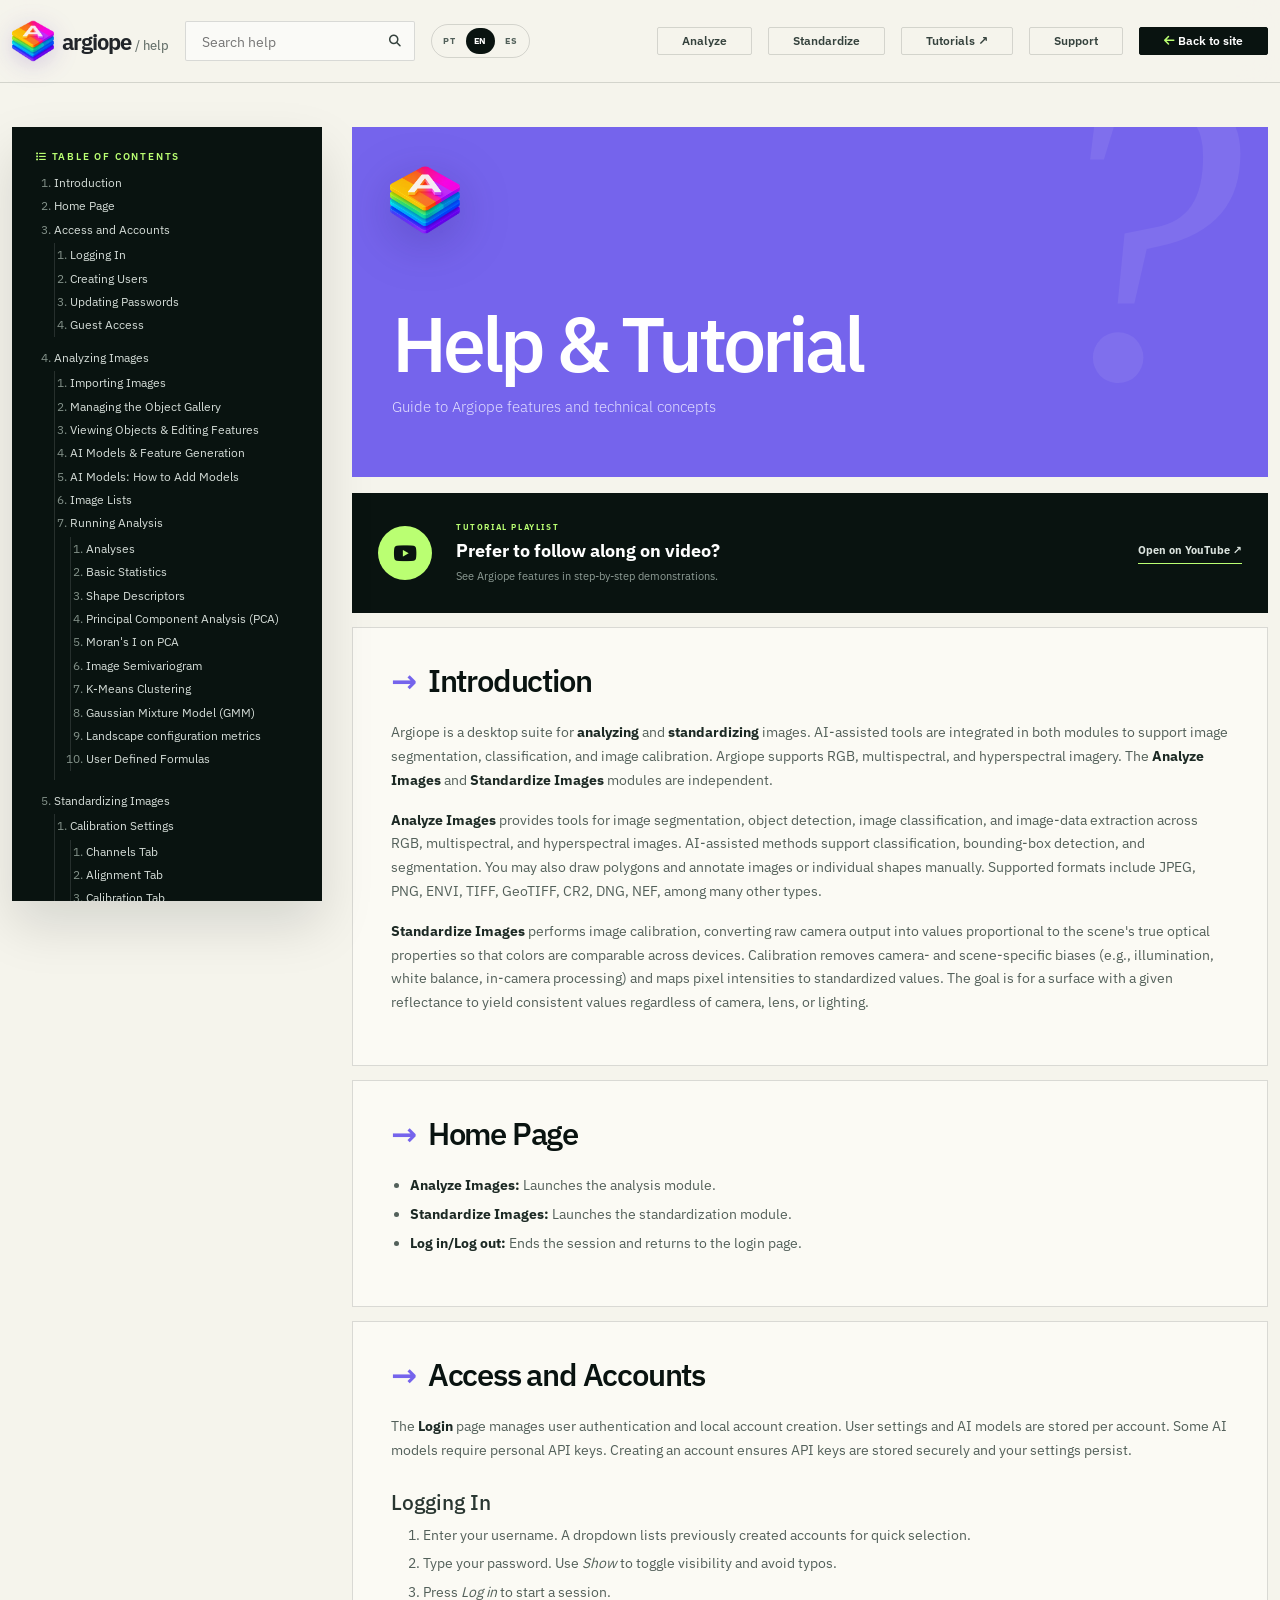
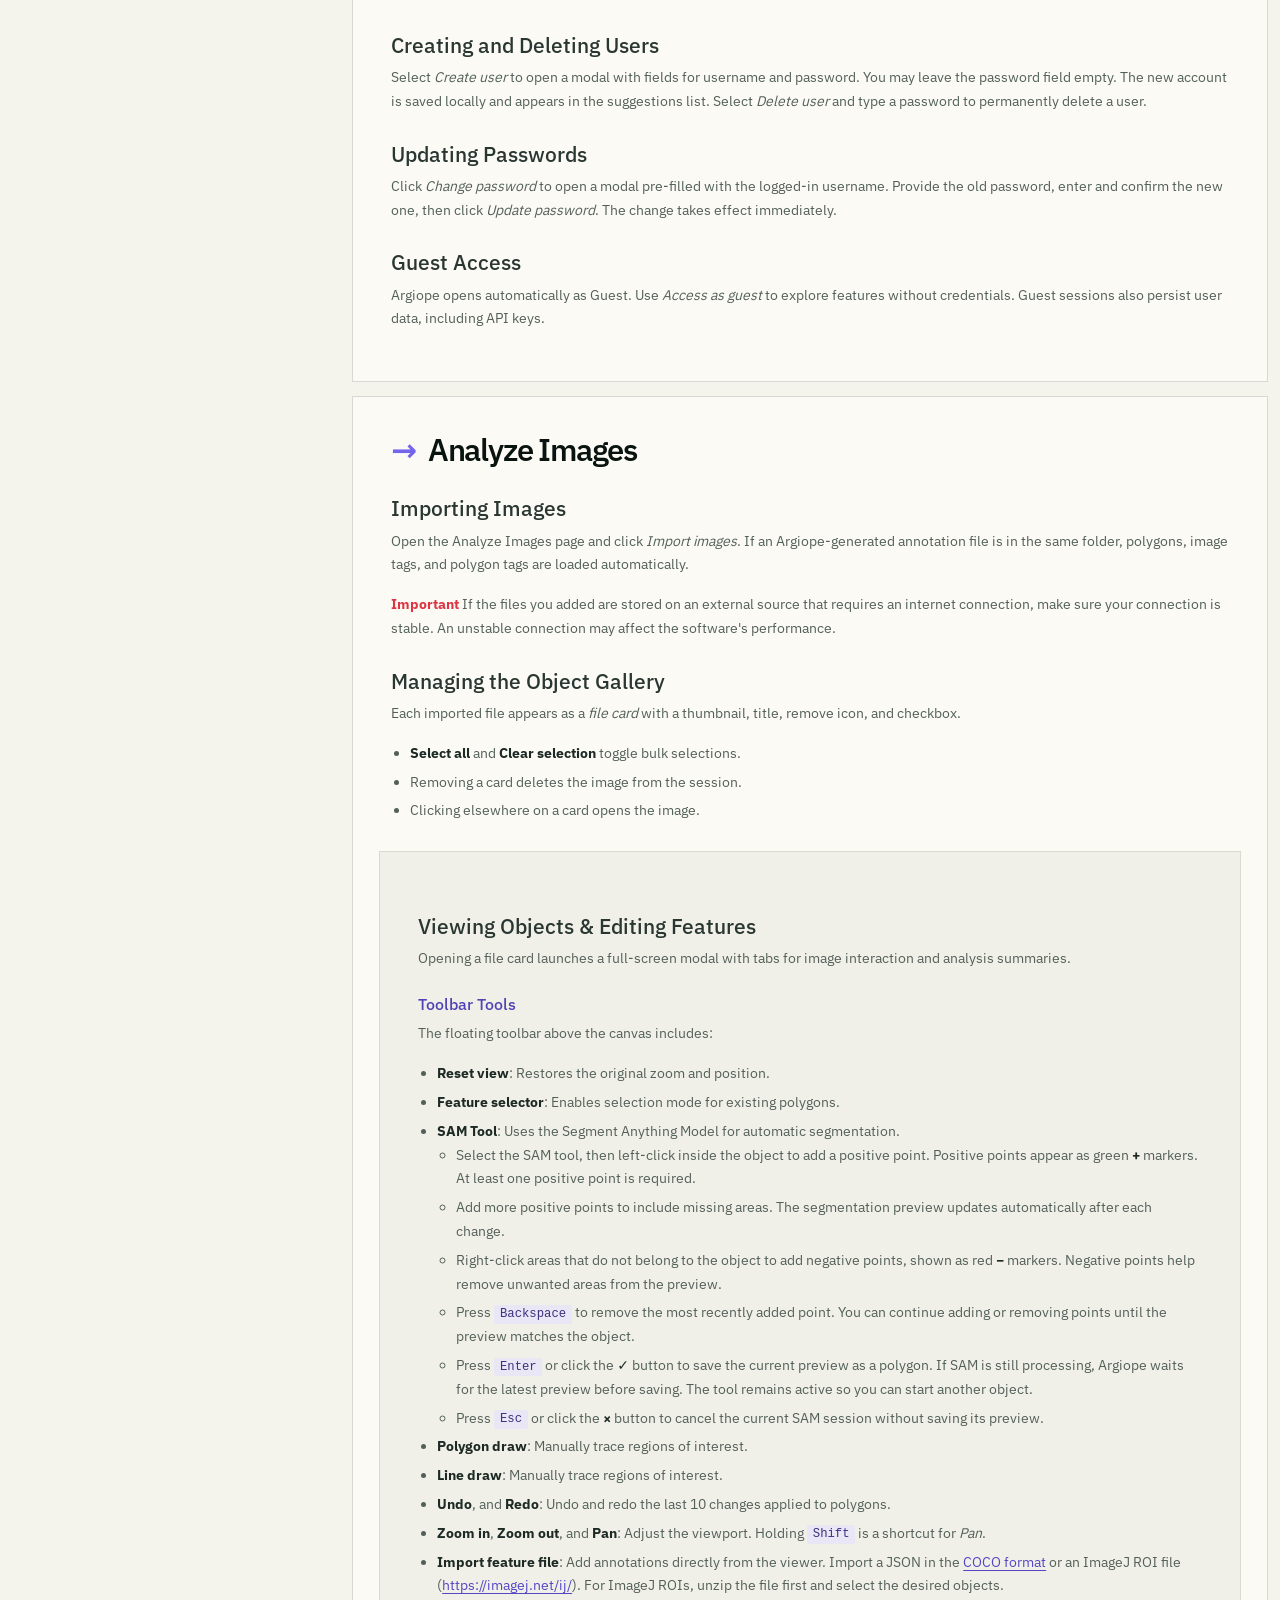
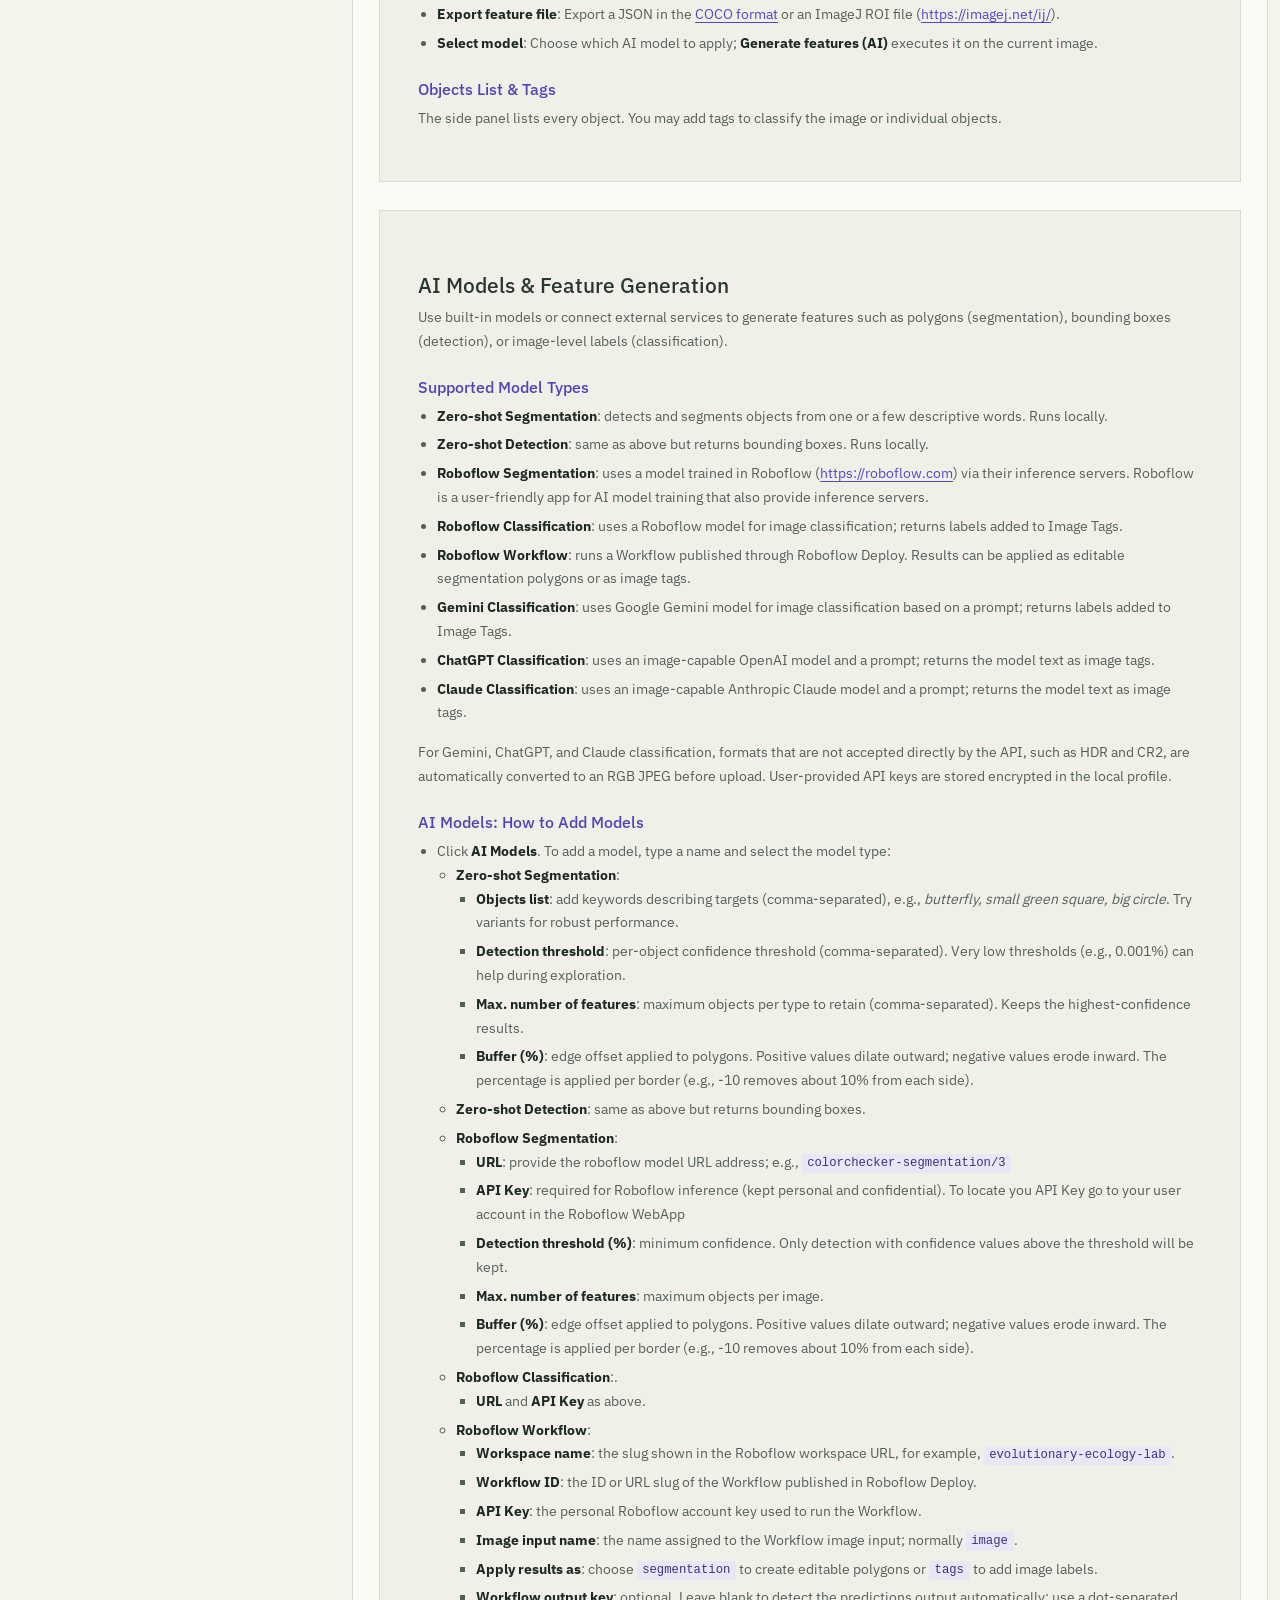
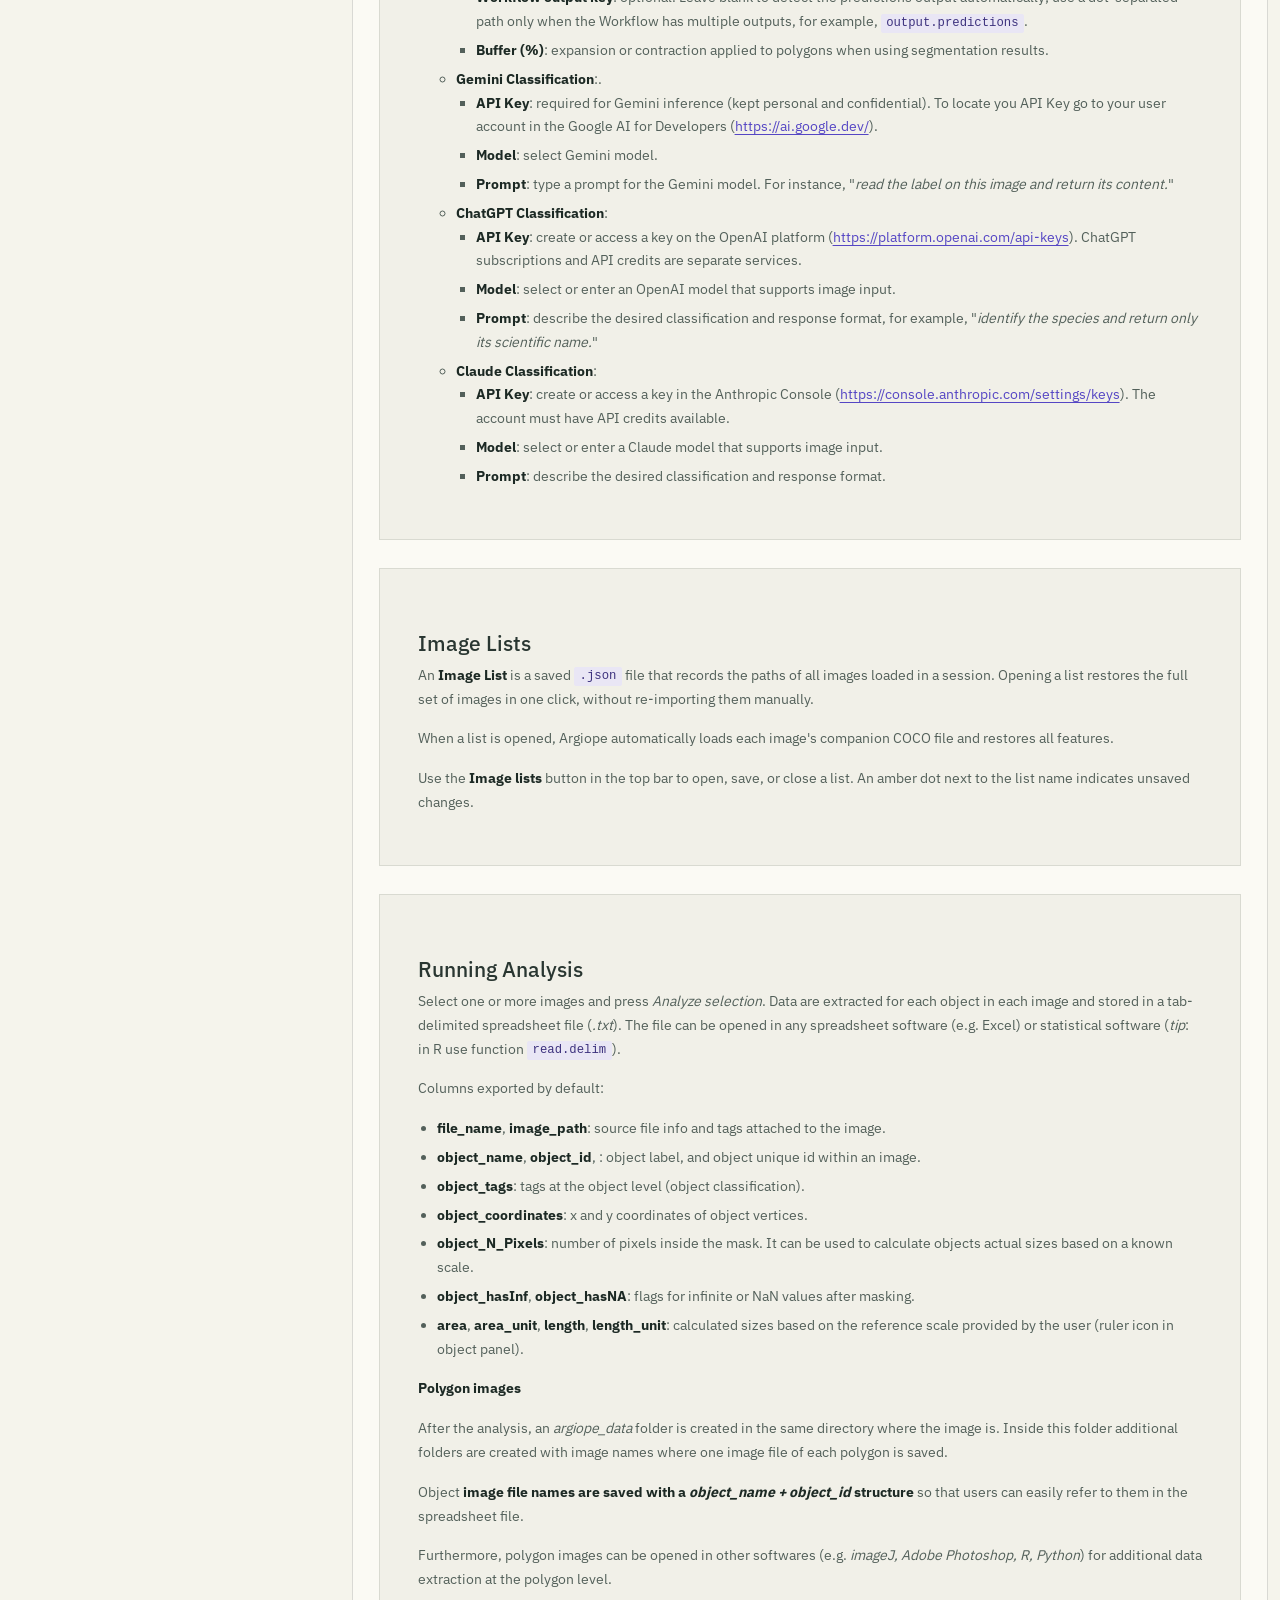
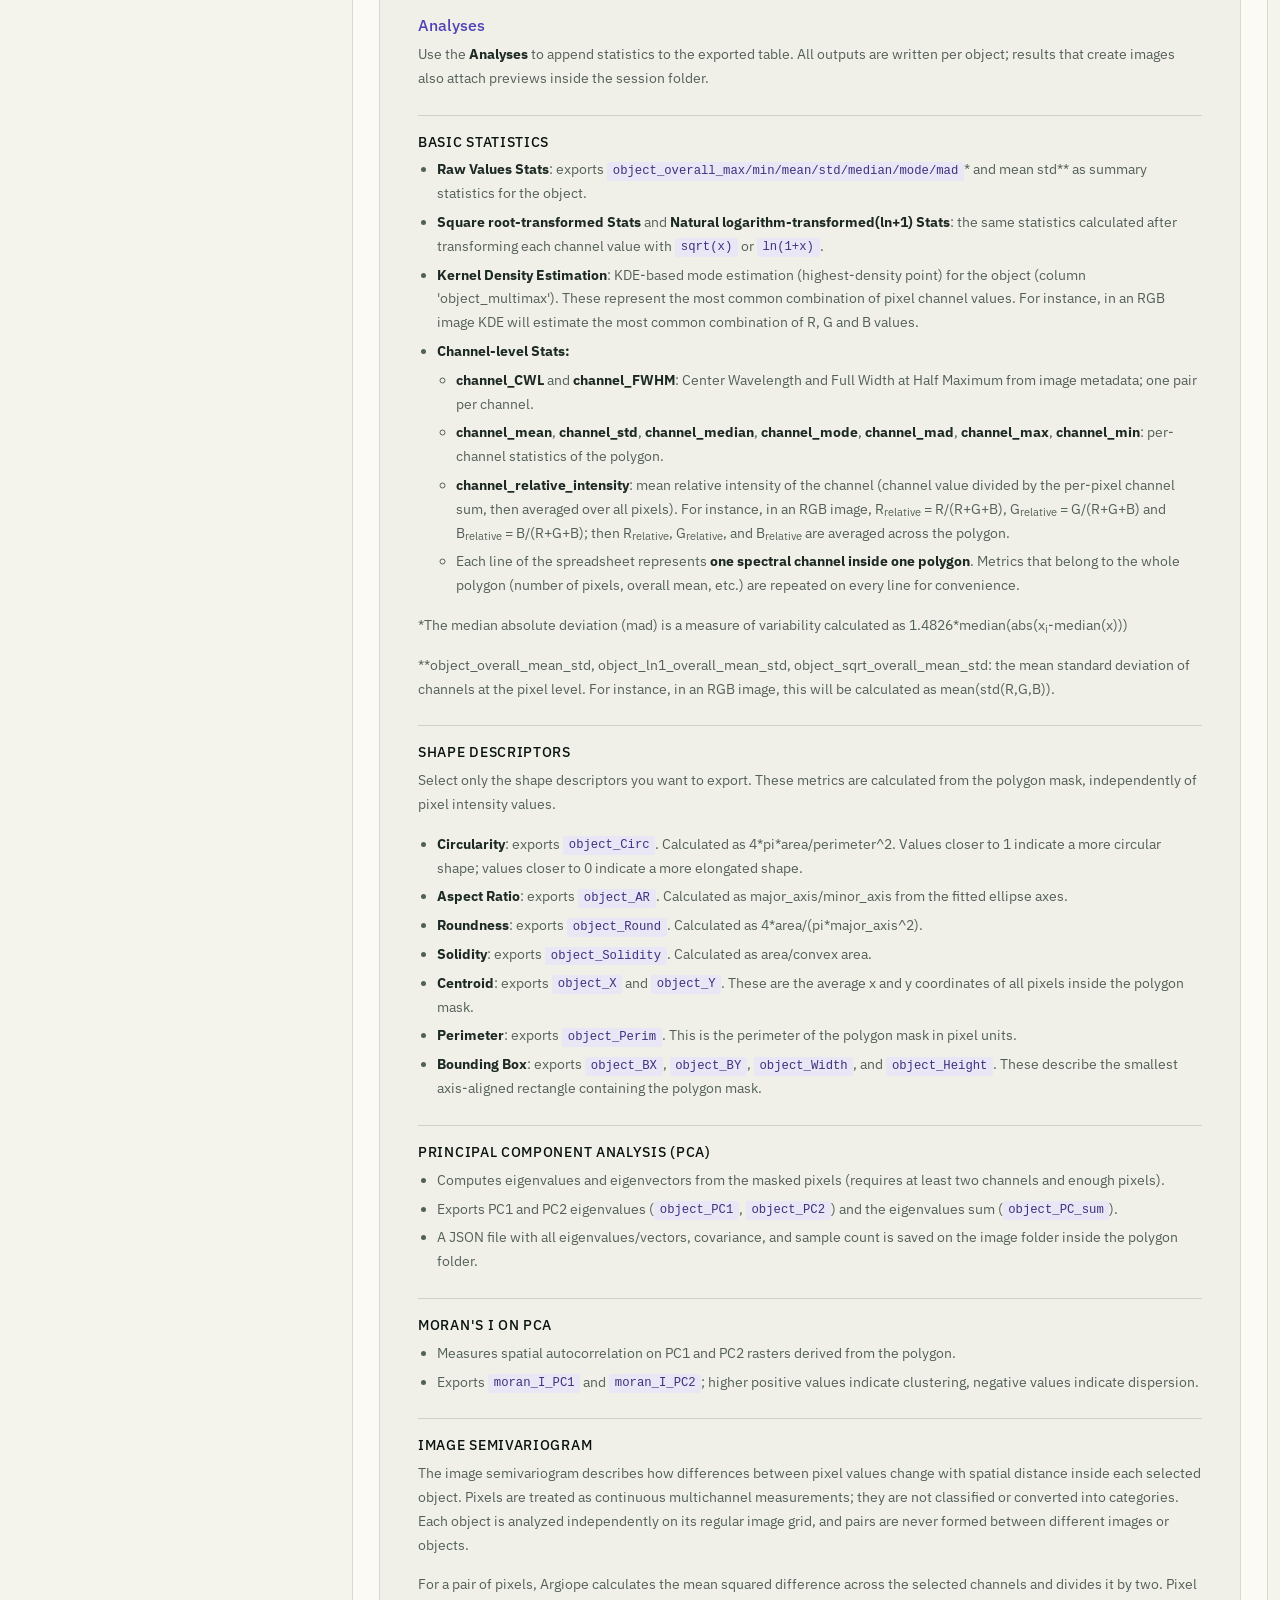
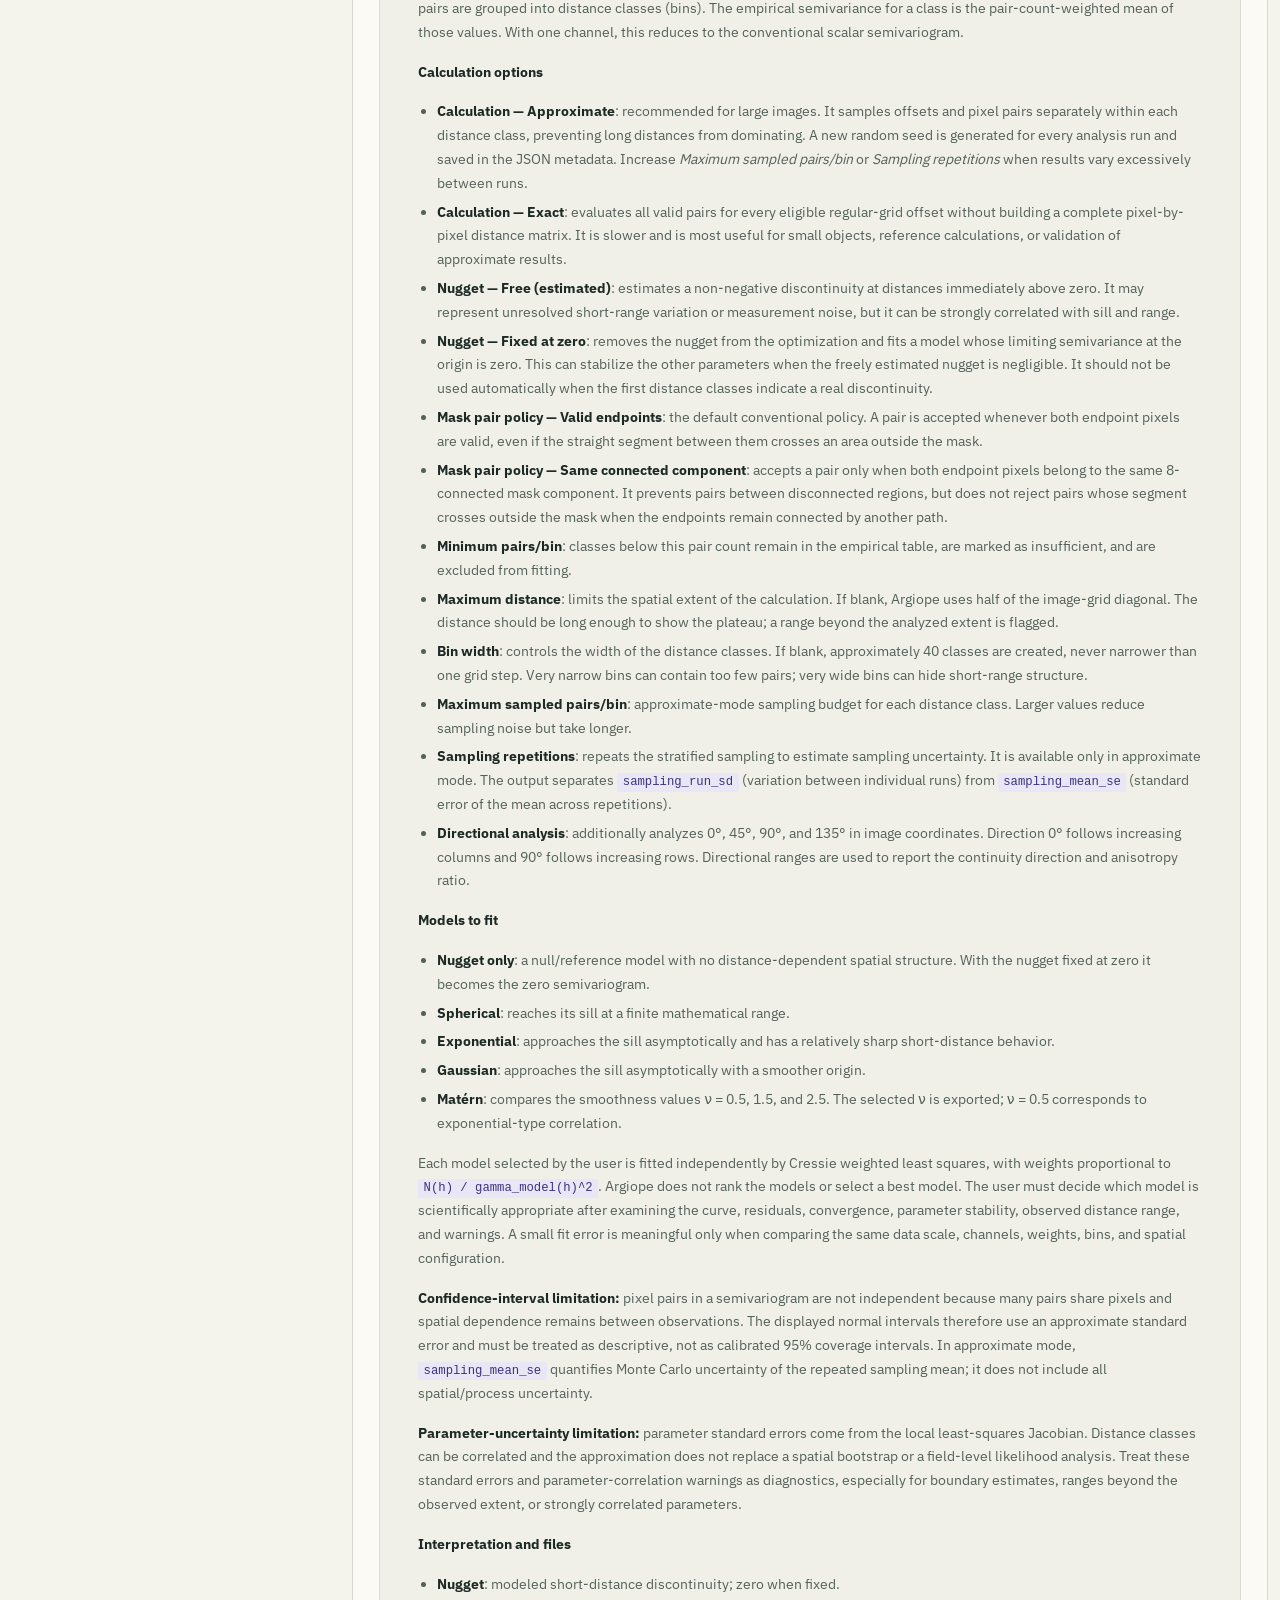
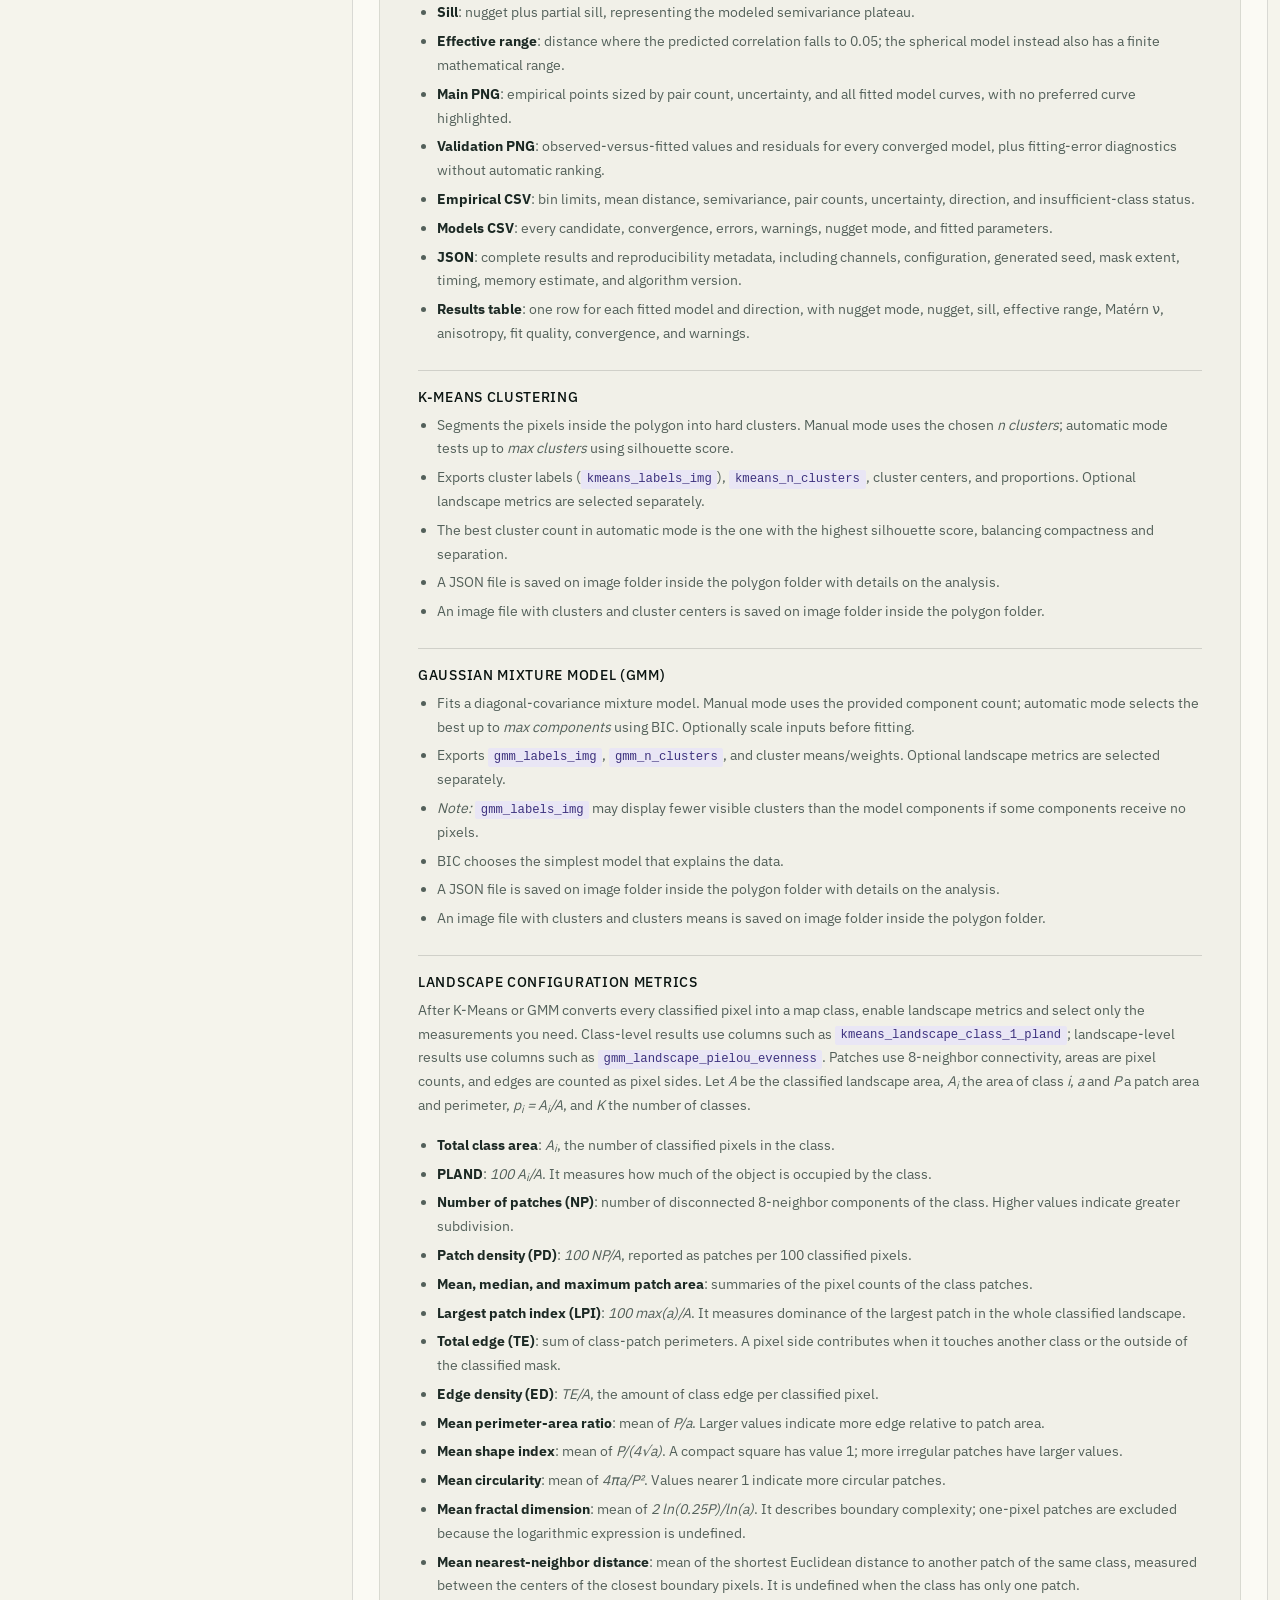
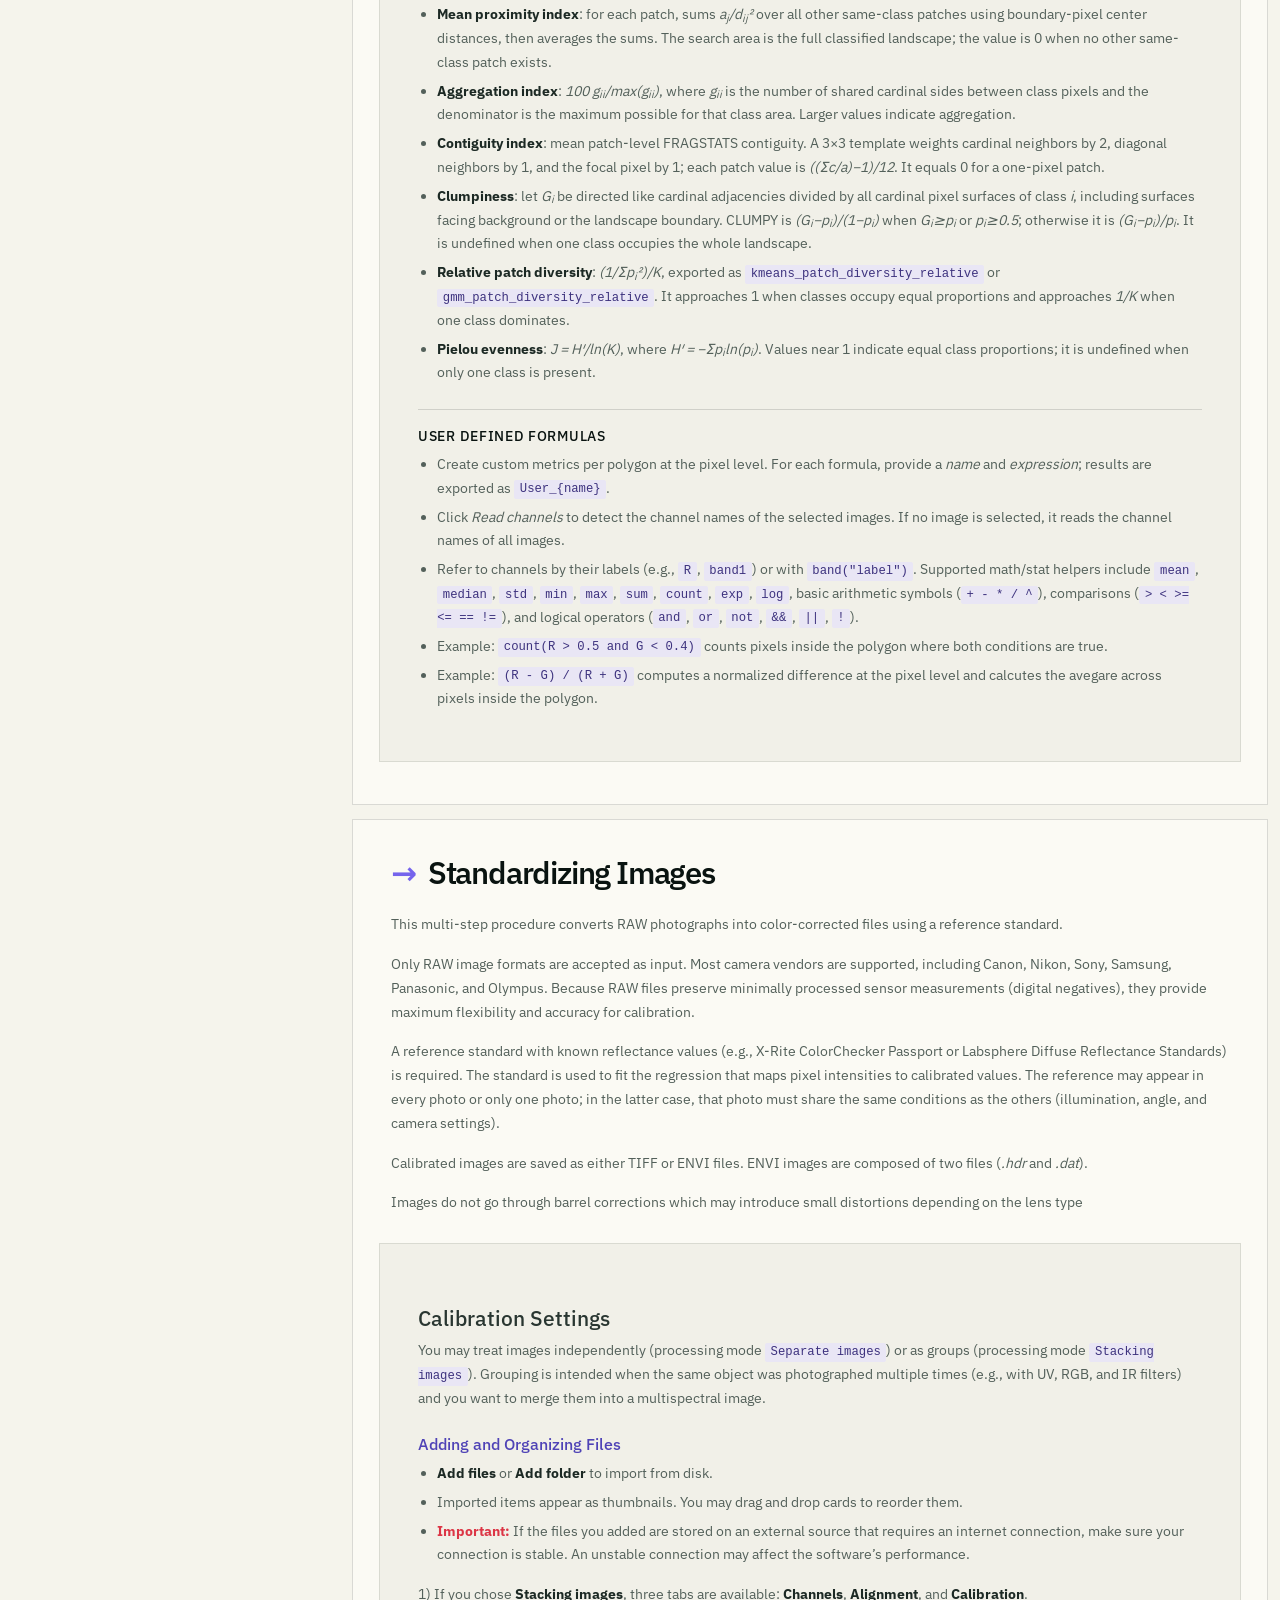
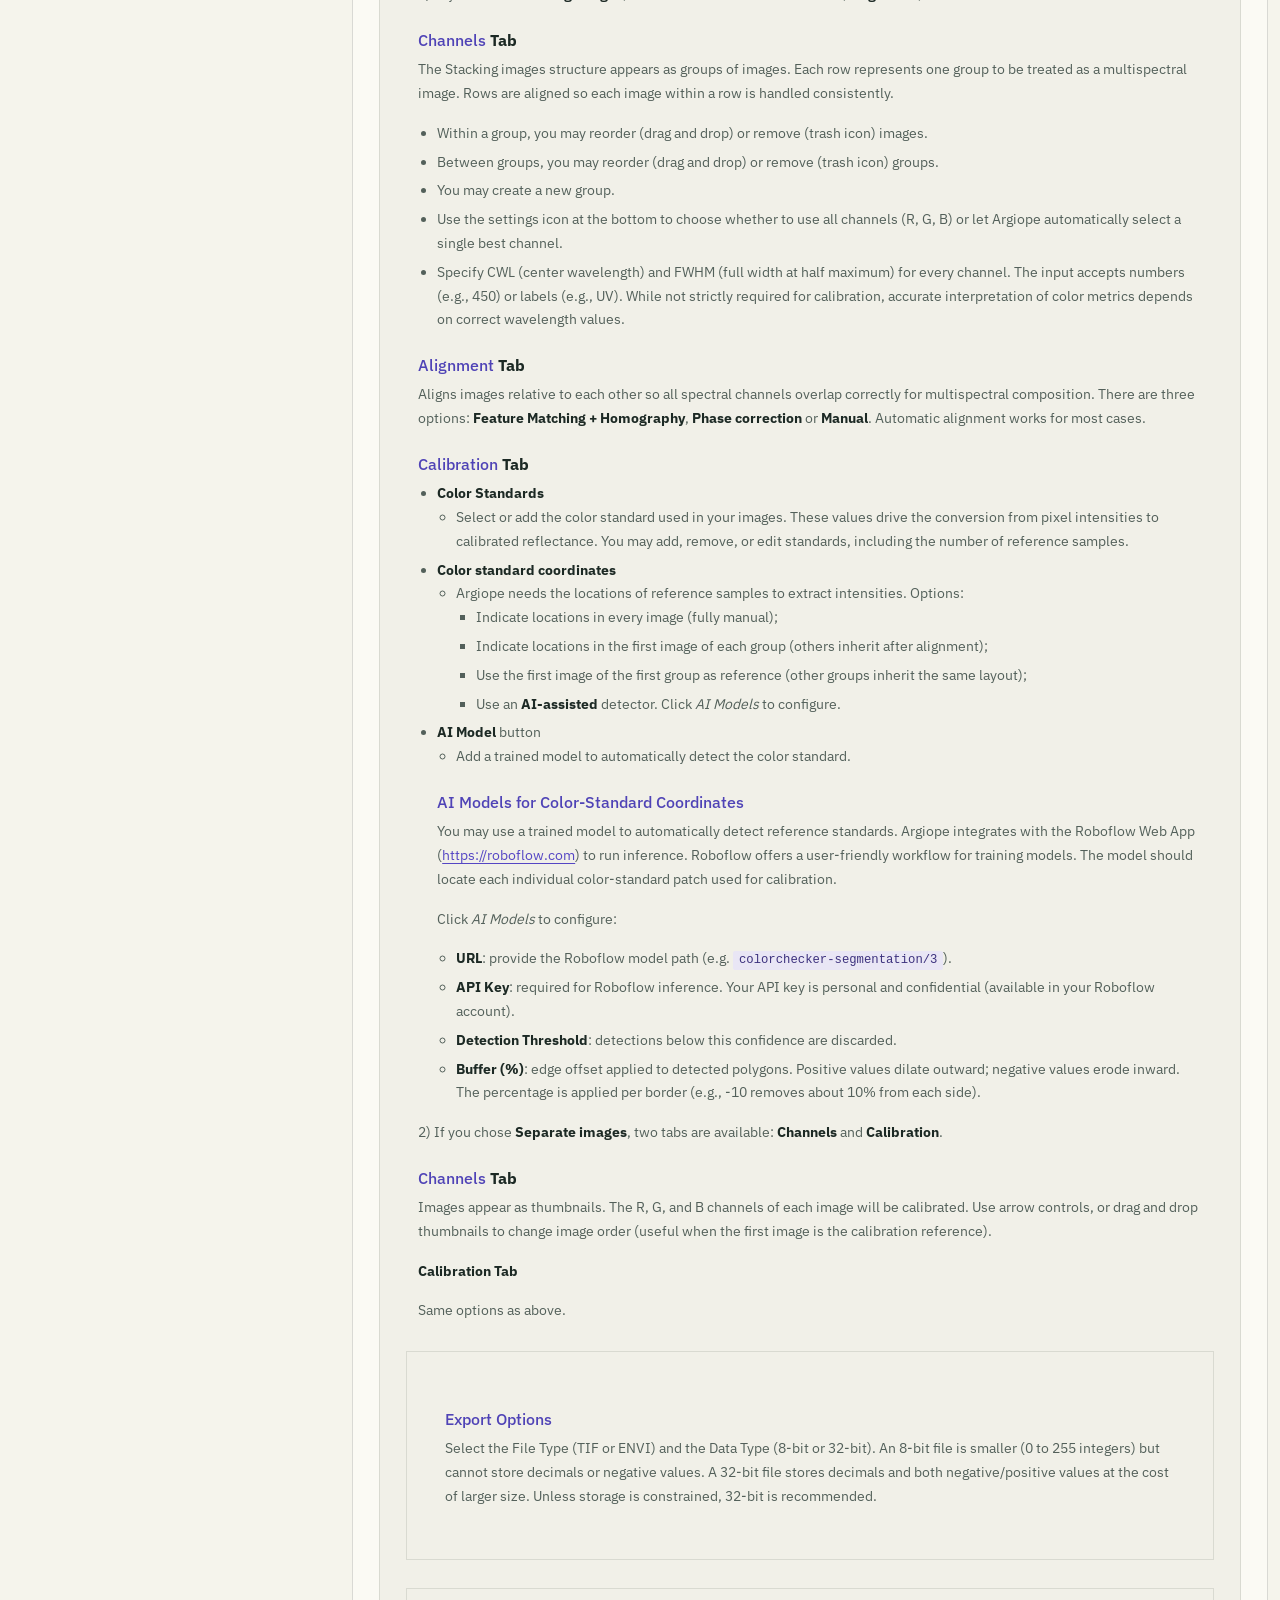
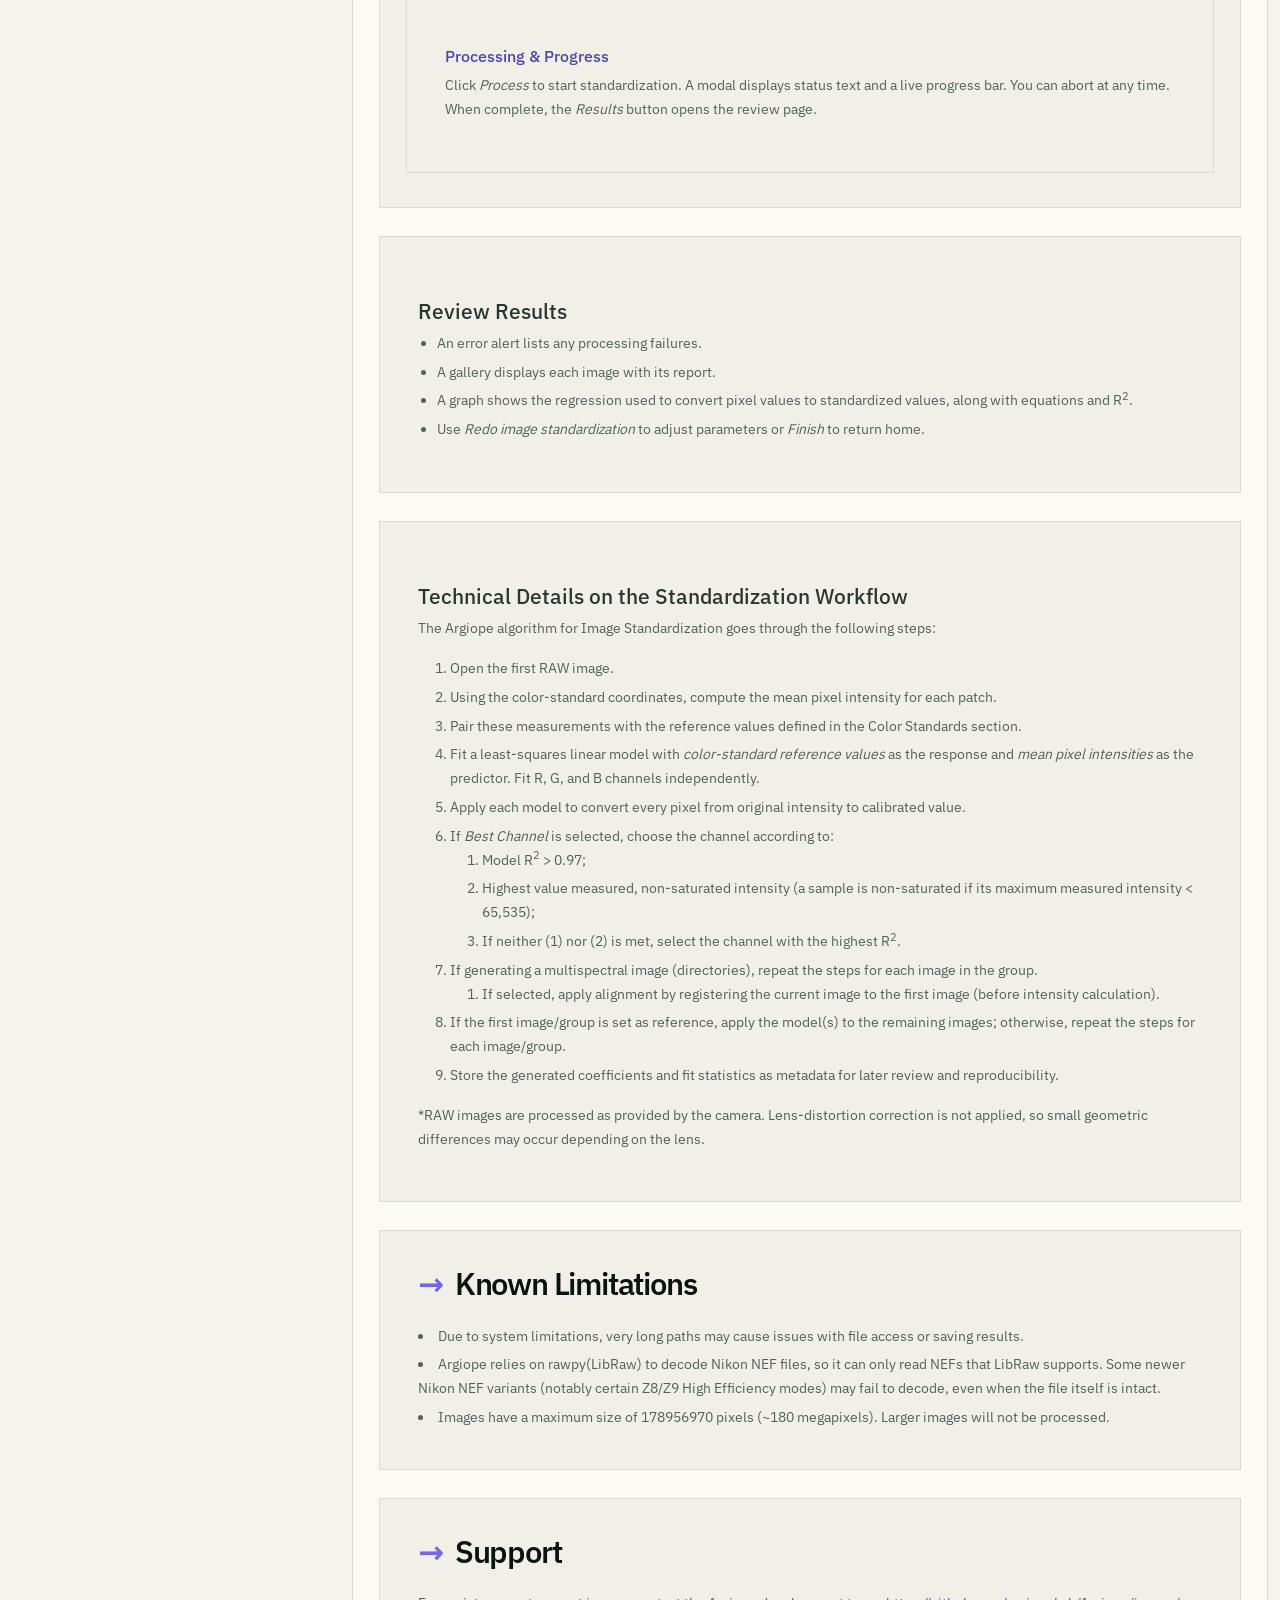
<file: help-en.html>
<!DOCTYPE html>
<html lang="en">
<head>
  <meta charset="utf-8" />
  <meta name="viewport" content="width=device-width, initial-scale=1" />
  <meta http-equiv="Content-Security-Policy" content="script-src 'unsafe-inline' 'self';" />
  <title>Argiope | Help &amp; Tutorial</title>
  <link rel="icon" type="image/png" href="assets/argiope-logo.png?v=b9d632a010e6">
  <link rel="alternate" hreflang="pt-BR" href="ajuda.html">
  <link rel="alternate" hreflang="en" href="help-en.html">
  <link rel="alternate" hreflang="es" href="ayuda.html">

  <!-- Preloads -->
  <link rel="preload" href="assets/help/fontawesome/webfonts/fa-solid-900.woff2" as="font" type="font/woff2" crossorigin>
  <link rel="stylesheet" href="assets/help/main.css">
  <link rel="stylesheet" href="assets/help/custom.css">
  <link href="assets/help/fontawesome/css/all.min.css" rel="stylesheet" />

  <noscript>
    <link rel="stylesheet" href="assets/help/main.css" />
    <link rel="stylesheet" href="assets/help/fontawesome/css/all.min.css" />
    <link rel="stylesheet" href="assets/help/custom.css" />
  </noscript>

  <script defer src="assets/help/bootstrap.bundle.min.js"></script>

  <style>
    /* Typography */
    @font-face {
      font-family: "IBM Plex Sans";
      src: url("assets/IBMPlexSans.woff2") format("woff2");
      font-style: normal;
      font-weight: 100 700;
      font-stretch: 100%;
      font-display: swap;
    }

    :root {
      color-scheme: light;

      --font-sans: "IBM Plex Sans", system-ui, -apple-system, Segoe UI, Roboto, Helvetica, Arial, "Apple Color Emoji", "Segoe UI Emoji";
      --radius: 16px;
      --shadow-1: 0 1px 2px rgba(0,0,0,.06), 0 4px 12px rgba(0,0,0,.06);
      --shadow-2: 0 6px 20px rgba(0,0,0,.12);
      --bg: #ffffff;
      --bg-soft: #f7f8fa;
      --bg-elev: #ffffff;
      --text: #1e293b;
      --muted: #64748b;
      --primary: #0d6efd; /* Bootstrap primary */
      --link: #0d6efd;
      --border: #e5e7eb;
      --toc-width: 310px;
    }

    

    html { scroll-behavior: smooth; }
    * { box-sizing: border-box; }
    body { font-family: var(--font-sans); background: var(--bg); color: var(--text); }
    .topbar .navbar, .offcanvas { display: none !important; }

    /* Topbar */
    .topbar {
      position: sticky; top: 0; z-index: 1040;
      backdrop-filter: saturate(180%) blur(6px);
      background: color-mix(in oklab, var(--bg), transparent 10%);
      border-bottom: 1px solid var(--border);
    }
    .brand img { width: 36px; height: 36px; aspect-ratio: 1 / 1; object-fit: contain; }
    .help-search { display: flex; align-items: center; gap: .35rem; }
    .help-search-input {
      height: 32px;
      width: 180px;
      padding: .25rem .65rem;
      border: 1px solid var(--border);
      border-radius: 999px;
      background: var(--bg);
      font-size: .9rem;
    }
    .help-search-input:focus { outline: 2px solid color-mix(in srgb, var(--primary) 35%, transparent); }
    .help-search-btn {
      height: 32px; width: 32px; padding: 0;
      border-radius: 999px;
      display: inline-flex; align-items: center; justify-content: center;
    }
    @media (max-width: 767.98px) {
      .help-search-input { width: 120px; }
    }

    /* Layout */
    .page {
      display: grid;
      grid-template-columns: minmax(0, 1fr);
      gap: 1.5rem;
    }
    @media (min-width: 992px) {
      .page { grid-template-columns: var(--toc-width) minmax(0, 1fr); }
    }

    /* Sidebar TOC */
    aside.toc {
      position: sticky; top: 84px; align-self: start; max-height: calc(100dvh - 96px);
      overflow: auto; padding: 1rem; border: 1px solid var(--border);
      border-radius: var(--radius); background: var(--bg-elev); box-shadow: var(--shadow-1);
    }
    aside.toc h2 { font-size: 1.1rem; margin-bottom: .75rem; color: var(--muted); }
    aside.toc ol { margin: 0; padding-left: 1.1rem; }
    aside.toc a { text-decoration: none; color: var(--text); }
    aside.toc a:hover { color: var(--link); }
    aside.toc ol ol { margin-top: .25rem; }

    /* Content cards */
    .section-card {
      background: var(--bg-elev);
      border: 1px solid var(--border);
      border-radius: var(--radius);
      box-shadow: var(--shadow-1);
      padding: 1.25rem 1.25rem;
    }
    .section-card + .section-card { margin-top: 1rem; }

    header.hero {
      text-align: center; padding: 2.25rem 1rem 1.5rem; margin-bottom: 1rem;
      background: var(--bg-soft);
      border: 1px solid var(--border);
      border-radius: var(--radius);
    }
    header.hero h1 { font-size: clamp(1.75rem, 2.2vw + 1.2rem, 2.5rem); margin: .75rem 0 .25rem; }
    header.hero p { color: var(--muted); margin: 0; }

    h2, h3, h4, h5 { scroll-margin-top: 96px; }
    section[id], header[id] { scroll-margin-top: 112px; }

    /* Callouts */
    .callout { border-left: 4px solid var(--primary); background: color-mix(in srgb, var(--primary) 6%, var(--bg)); padding: 1rem; border-radius: 8px; }

    /* Lists & code */
    code, kbd { background: color-mix(in oklab, var(--text), var(--bg) 85%); color: inherit; border-radius: 6px; padding: .15rem .35rem; }
    ul { padding-left: 1.2rem; }

    /* Footer logos */
    .logos img { height: 44px; object-fit: contain; filter: saturate(0.9); }

    /* Back to top */
    #toTop { position: fixed; right: 1rem; bottom: 1rem; opacity: 0; visibility: hidden; transition: .25s ease; }
    #toTop.show { opacity: 1; visibility: visible; }

    /* Glossary */
    dl dt { font-weight: 600; }
    dl dd { margin-bottom: .5rem; color: var(--muted); }
    mark.help-search-hit { background: #fff3bf; padding: 0 .15rem; border-radius: 4px; }
    mark.help-search-hit.active { outline: 2px solid #f59f00; }
  </style>
  <link rel="stylesheet" href="help.css">
</head>
<body data-bs-spy="scroll" data-bs-target="#tocNav" data-bs-smooth-scroll="true" tabindex="0">

  <!-- Topbar -->
  <nav class="topbar py-2">
    
    <div class="container d-flex align-items-center justify-content-between">
      <div class = 'navbar'>
          <button class="navbar-toggler" type="button" data-bs-toggle="offcanvas" data-bs-target="#offcanvasExample" aria-controls="offcanvasExample">
              <span class="navbar-toggler-icon"></span>
          </button> 
      </div> 
      <div class="d-flex align-items-center gap-3">
        <a class="brand d-flex align-items-center gap-2 text-decoration-none" href="index-en.html">
          <img src="assets/argiope-logo.png?v=b9d632a010e6" alt="Argiope logo" width="32" height="32" />
          <strong class="text-body">argiope <span>/ help</span></strong>
        </a>
        <form id="helpSearchForm" class="help-search" role="search" aria-label="Search help page">
          <input id="helpSearchInput" class="help-search-input" type="search" placeholder="Search help" aria-label="Search help" autocomplete="off">
          <button id="helpSearchBtn" class="btn btn-outline-secondary btn-sm help-search-btn" type="submit" title="Search">
            <i class="fa-solid fa-magnifying-glass"></i>
          </button>
        </form>
        <div class="help-language-switcher" aria-label="Select language">
          <a href="ajuda.html" lang="pt-BR" hreflang="pt-BR">PT</a>
          <a href="help-en.html" lang="en" hreflang="en" aria-current="page">EN</a>
          <a href="ayuda.html" lang="es" hreflang="es">ES</a>
        </div>
      </div>
      <div class="d-none d-md-flex gap-3 small">
        <a class="btn btn-outline-secondary btn-sm px-4" href="#analyze">Analyze</a>
        <a class="btn btn-outline-secondary btn-sm px-4" href="#standardize">Standardize</a>
        <a class="btn btn-outline-secondary btn-sm px-4" href="https://www.youtube.com/playlist?list=PLUFucDpEwd5Pwd0zafdGdwaZ3mjYi294B" target="_blank" rel="noreferrer">Tutorials ↗</a>
        <a class="btn btn-outline-secondary btn-sm px-4" href="#support">Support</a>
        <a class="btn btn-outline-primary btn-sm px-4" href="index-en.html" role="button"><i class="fa-solid fa-arrow-left"></i> Back to site</a>
      </div>
    </div>
  </nav>

  <main class="container my-4 page">
    <div class="offcanvas offcanvas-start" tabindex="-1" id="offcanvasExample" aria-labelledby="offcanvasExampleLabel">
          <div class="offcanvas-header">
              <h5 class="offcanvas-title" id="offcanvasExampleLabel">Menu</h5>
              <button type="button" class="btn-close text-reset" data-bs-dismiss="offcanvas" aria-label="Close"></button>
          </div>
          <div class="offcanvas-body d-flex flex-column">
              <h5 class="mb-2" id="username"></h5>
              <button class="btn btn-tertiary mb-2" id="btnLoadHomePage" ><i class="fa-solid fa-home"></i>  Home page  </button>
              <button class="btn btn-tertiary mb-2" id="btnLoadAnalysisPage" ><i class="fa-solid fa-eye-dropper"></i>  Analyze  </button>
              <button class="btn btn-tertiary mb-2" id="btnLoadCalibrationPage" ><i class="fa-solid fa-layer-group"></i>  Standardize  </button>
              <button class="btn btn-tertiary mb-2" id="btnLogout"><i class="fa-solid fa-right-from-bracket"></i>  Logout  </button>
              <button class="btn btn-tertiary mb-2" id="btnLoadHelpPage" ><i class="fa-regular fa-circle-question"></i>  Help  </button>
              <button class="btn btn-tertiary mb-2" id="btnLoadAboutPage" ><i class="fa-solid fa-circle-info"></i>  About  </button>
          </div>
      </div>
    <!-- TOC -->
    <aside class="toc" id="tocNav" aria-label="Table of contents">
      <h2 class="fw-semibold mb-2"><i class="fa-solid fa-list" aria-hidden="true"></i> Table of Contents</h2>
      <!-- Original TOC preserved -->
      <ol>
        <li><a href="#introduction">Introduction</a></li>
        <li><a href="#home">Home Page</a></li>
        <li><a href="#access">Access and Accounts</a>
          <ol>
            <li><a href="#login">Logging In</a></li>
            <li><a href="#create-user">Creating Users</a></li>
            <li><a href="#update-password">Updating Passwords</a></li>
            <li><a href="#guest">Guest Access</a></li>
          </ol>
        </li>
        <li><a href="#analyze">Analyzing Images</a>
          <ol>
            <li><a href="#analysis-import">Importing Images</a></li>
            <li><a href="#analysis-gallery">Managing the Object Gallery</a></li>
            <li><a href="#analysis-viewer">Viewing Objects &amp; Editing Features</a></li>
            <li><a href="#analysis-ai">AI Models &amp; Feature Generation</a></li>
            <li><a href="#analysis-ai-how">AI Models: How to Add Models</a></li>
            <li><a href="#image-lists">Image Lists</a></li>
            <li><a href="#analysis-run">Running Analysis</a>
              <ol>
                <li><a href="#analysis-additional">Analyses</a></li>
                <li><a href="#analysis-basic-statistics">Basic Statistics</a></li>
                <li><a href="#analysis-shape-descriptors">Shape Descriptors</a></li>
                <li><a href="#analysis-pca">Principal Component Analysis (PCA)</a></li>
                <li><a href="#analysis-moran">Moran's I on PCA</a></li>
                <li><a href="#analysis-semivariogram">Image Semivariogram</a></li>
                <li><a href="#analysis-kmeans">K-Means Clustering</a></li>
                <li><a href="#analysis-gmm">Gaussian Mixture Model (GMM)</a></li>
                <li><a href="#analysis-landscape-metrics">Landscape configuration metrics</a></li>
                <li><a href="#analysis-formulas">User Defined Formulas</a></li>
              </ol>
            </li>
          </ol>
        </li>
        <li><a href="#standardize">Standardizing Images</a>
          <ol>
            <li><a href="#calibration">Calibration Settings</a>
              <ol>
                <li><a href="#cal-channels">Channels Tab</a></li>
                <li><a href="#cal-alignment">Alignment Tab</a></li>
                <li><a href="#cal-calibration">Calibration Tab</a></li>
                <li><a href="#cal-ai">AI Models &amp; Color Standards</a></li>
                <li><a href="#cal-export">Export Options</a></li>
                <li><a href="#cal-progress">Processing &amp; Progress</a></li>
              </ol>
            </li>
            <li><a href="#review">Review Results</a></li>
            <li><a href="#cal-workflow">Technical Calibration Workflow</a></li>
          </ol>
        </li>
        <li><a href="#limitations">Known Limitations</a></li>
        <li><a href="#support">Support</a></li>
        <li><a href="#terminology">Glossary</a></li>
      </ol>
    </aside>

    <div id="helpContent">
      <!-- Hero -->
      <header class="hero section-card" id="top">
        <img src="assets/argiope-logo.png?v=b9d632a010e6" alt="Argiope logo" width="120" height="120" />
        <h1>Help &amp; Tutorial</h1>
        <p class="lead">Guide to Argiope features and technical concepts</p>
      </header>

      <a class="help-tutorial-banner" href="https://www.youtube.com/playlist?list=PLUFucDpEwd5Pwd0zafdGdwaZ3mjYi294B" target="_blank" rel="noreferrer"><span><i class="fa-brands fa-youtube"></i></span><div><small>TUTORIAL PLAYLIST</small><strong>Prefer to follow along on video?</strong><p>See Argiope features in step-by-step demonstrations.</p></div><b>Open on YouTube ↗</b></a>

      <!-- Sections -->
      <section id="introduction" class="section-card">
        <h3>Introduction</h3>
        <p>Argiope is a desktop suite for <strong>analyzing</strong> and <strong>standardizing</strong> images. AI-assisted tools are integrated in both modules to support image segmentation, classification, and image calibration. Argiope supports RGB, multispectral, and hyperspectral imagery. The <strong>Analyze Images</strong> and <strong>Standardize Images</strong> modules are independent.</p>
        <p><strong>Analyze Images</strong> provides tools for image segmentation, object detection, image classification, and image-data extraction across RGB, multispectral, and hyperspectral images. AI-assisted methods support classification, bounding-box detection, and segmentation. You may also draw polygons and annotate images or individual shapes manually. Supported formats include JPEG, PNG, ENVI, TIFF, GeoTIFF, CR2, DNG, NEF, among many other types.</p>
        <p><strong>Standardize Images</strong> performs image calibration, converting raw camera output into values proportional to the scene's true optical properties so that colors are comparable across devices. Calibration removes camera- and scene-specific biases (e.g., illumination, white balance, in-camera processing) and maps pixel intensities to standardized values. The goal is for a surface with a given reflectance to yield consistent values regardless of camera, lens, or lighting.</p>
      </section>

      
      <section id="home" class="section-card">
        <h3>Home Page</h3>
        <ul>
          <li><strong>Analyze Images:</strong> Launches the analysis module.</li>
          <li><strong>Standardize Images:</strong> Launches the standardization module.</li>
          <li><strong>Log in/Log out:</strong> Ends the session and returns to the login page.</li>
        </ul>
      </section>

      <section id="access" class="section-card">
        <h3>Access and Accounts</h3>
        <p>The <strong>Login</strong> page manages user authentication and local account creation. User settings and AI models are stored per account. Some AI models require personal API keys. Creating an account ensures API keys are stored securely and your settings persist.</p>
        <section id="login" class="mt-3">
          <h4>Logging In</h4>
          <ol>
            <li>Enter your username. A dropdown lists previously created accounts for quick selection.</li>
            <li>Type your password. Use <em>Show</em> to toggle visibility and avoid typos.</li>
            <li>Press <em>Log in</em> to start a session.</li>
          </ol>
        </section>
        <section id="create-user" class="mt-3">
          <h4>Creating and Deleting Users</h4>
          <p>Select <em>Create user</em> to open a modal with fields for username and password. You may leave the password field empty. The new account is saved locally and appears in the suggestions list. Select <em>Delete user</em> and type a password to permanently delete a user.</p>
        </section>
        <section id="update-password" class="mt-3">
          <h4>Updating Passwords</h4>
          <p>Click <em>Change password</em> to open a modal pre-filled with the logged-in username. Provide the old password, enter and confirm the new one, then click <em>Update password</em>. The change takes effect immediately.</p>
        </section>
        <section id="guest" class="mt-3">
          <h4>Guest Access</h4>
          <p>Argiope opens automatically as Guest. Use <em>Access as guest</em> to explore features without credentials. Guest sessions also persist user data, including API keys.</p>
        </section>
      </section>


      <section id="analyze" class="section-card">
        <h3>Analyze Images</h3>
        <section id="analysis-import" class="mt-2">
          <h4>Importing Images</h4>
          <p>Open the Analyze Images page and click <em>Import images</em>. If an Argiope-generated annotation file is in the same folder, polygons, image tags, and polygon tags are loaded automatically.</p>
          <p>
            <strong class="text-danger">Important</strong>
            If the files you added are stored on an external source that requires an internet connection, make sure your connection is stable. An unstable connection may affect the software's performance.
          </p>  
        </section>
        <section id="analysis-gallery" class="mt-2">
          <h4>Managing the Object Gallery</h4>
          <p>Each imported file appears as a <em>file card</em> with a thumbnail, title, remove icon, and checkbox.</p>
          <ul>
            <li><strong>Select all</strong> and <strong>Clear selection</strong> toggle bulk selections.</li>
            <li>Removing a card deletes the image from the session.</li>
            <li>Clicking elsewhere on a card opens the image.</li>
          </ul>
        </section>

        <section id="analysis-viewer" class="section-card">
          <h4>Viewing Objects &amp; Editing Features</h4>
          <p>Opening a file card launches a full-screen modal with tabs for image interaction and analysis summaries.</p>
          <section id="analysis-tools" class="mt-2">
            <h5>Toolbar Tools</h5>
            <p>The floating toolbar above the canvas includes:</p>
            <ul>
              <li><strong>Reset view</strong>: Restores the original zoom and position.</li>
              <li><strong>Feature selector</strong>: Enables selection mode for existing polygons.</li>
              <li><strong>SAM Tool</strong>: Uses the Segment Anything Model for automatic segmentation.
                <ul>
                  <li>Select the SAM tool, then left-click inside the object to add a positive point. Positive points appear as green <strong>+</strong> markers. At least one positive point is required.</li>
                  <li>Add more positive points to include missing areas. The segmentation preview updates automatically after each change.</li>
                  <li>Right-click areas that do not belong to the object to add negative points, shown as red <strong>−</strong> markers. Negative points help remove unwanted areas from the preview.</li>
                  <li>Press <code>Backspace</code> to remove the most recently added point. You can continue adding or removing points until the preview matches the object.</li>
                  <li>Press <code>Enter</code> or click the <strong>✓</strong> button to save the current preview as a polygon. If SAM is still processing, Argiope waits for the latest preview before saving. The tool remains active so you can start another object.</li>
                  <li>Press <code>Esc</code> or click the <strong>×</strong> button to cancel the current SAM session without saving its preview.</li>
                </ul>
              </li>
              <li><strong>Polygon draw</strong>: Manually trace regions of interest.</li>
              <li><strong>Line draw</strong>: Manually trace regions of interest.</li>
              <li><strong>Undo</strong>, and <strong>Redo</strong>: Undo and redo the last 10 changes applied to polygons.</li>
              <li><strong>Zoom in</strong>, <strong>Zoom out</strong>, and <strong>Pan</strong>: Adjust the viewport. Holding <kbd>Shift</kbd> is a shortcut for <em>Pan</em>.</li>
              <li><strong>Import feature file</strong>: Add annotations directly from the viewer. Import a JSON in the <a href="https://cocodataset.org/#format-data">COCO format</a> or an ImageJ ROI file (<a href="https://imagej.net/ij/">https://imagej.net/ij/</a>). For ImageJ ROIs, unzip the file first and select the desired objects.</li>
              <li><strong>Export feature file</strong>: Export a JSON in the <a href="https://cocodataset.org/#format-data">COCO format</a> or an ImageJ ROI file (<a href="https://imagej.net/ij/">https://imagej.net/ij/</a>).</li>
              <li><strong>Select model</strong>: Choose which AI model to apply; <strong>Generate features (AI)</strong> executes it on the current image.</li>
            </ul>
          </section>
          <section id="analysis-features" class="mt-2">
            <h5>Objects List &amp; Tags</h5>
            <p>The side panel lists every object. You may add tags to classify the image or individual objects.</p>
          </section>
        </section>


        <section id="analysis-ai" class="section-card">
          <h4>AI Models &amp; Feature Generation</h4>
          <p>Use built-in models or connect external services to generate features such as polygons (segmentation), bounding boxes (detection), or image-level labels (classification).</p>
          <h5>Supported Model Types</h5>
          <ul>
            <li><strong>Zero-shot Segmentation</strong>: detects and segments objects from one or a few descriptive words. Runs locally.</li>
            <li><strong>Zero-shot Detection</strong>: same as above but returns bounding boxes. Runs locally.</li>
            <li><strong>Roboflow Segmentation</strong>: uses a model trained in Roboflow (<a href="https://roboflow.com">https://roboflow.com</a>) via their inference servers. Roboflow is a user-friendly app for AI model training that also provide inference servers.</li>
            <li><strong>Roboflow Classification</strong>: uses a Roboflow model for image classification; returns labels added to Image Tags.</li>
            <li><strong>Roboflow Workflow</strong>: runs a Workflow published through Roboflow Deploy. Results can be applied as editable segmentation polygons or as image tags.</li>
            <li><strong>Gemini Classification</strong>: uses Google Gemini model for image classification based on a prompt; returns labels added to Image Tags.</li>
            <li><strong>ChatGPT Classification</strong>: uses an image-capable OpenAI model and a prompt; returns the model text as image tags.</li>
            <li><strong>Claude Classification</strong>: uses an image-capable Anthropic Claude model and a prompt; returns the model text as image tags.</li>
          </ul>
          <p>For Gemini, ChatGPT, and Claude classification, formats that are not accepted directly by the API, such as HDR and CR2, are automatically converted to an RGB JPEG before upload. User-provided API keys are stored encrypted in the local profile.</p>

        <section id="analysis-ai-how" class="mt-2">
        <h5>AI Models: How to Add Models</h5>
          <ul>
            <li>Click <strong>AI Models</strong>. To add a model, type a name and select the model type:
              <ul>
                <li><strong>Zero-shot Segmentation</strong>:
                  <ul>
                    <li><strong>Objects list</strong>: add keywords describing targets (comma-separated), e.g., <em>butterfly, small green square, big circle</em>. Try variants for robust performance.</li>
                    <li><strong>Detection threshold</strong>: per-object confidence threshold (comma-separated). Very low thresholds (e.g., 0.001%) can help during exploration.</li>
                    <li><strong>Max. number of features</strong>: maximum objects per type to retain (comma-separated). Keeps the highest-confidence results.</li>
                    <li><strong>Buffer (%)</strong>: edge offset applied to polygons. Positive values dilate outward; negative values erode inward. The percentage is applied per border (e.g., -10 removes about 10% from each side).</li>
                  </ul>
                </li>
                <li><strong>Zero-shot Detection</strong>: same as above but returns bounding boxes.</li>
                <li><strong>Roboflow Segmentation</strong>:
                  <ul>
                    <li><strong>URL</strong>: provide the roboflow model URL address; e.g., <code>colorchecker-segmentation/3</code></li>
                    <li><strong>API Key</strong>: required for Roboflow inference (kept personal and confidential). To locate you API Key go to your user account in the Roboflow WebApp</li>
                    <li><strong>Detection threshold (%)</strong>: minimum confidence. Only detection with confidence values above the threshold will be kept.</li>
                    <li><strong>Max. number of features</strong>: maximum objects per image.</li>
                    <li><strong>Buffer (%)</strong>: edge offset applied to polygons. Positive values dilate outward; negative values erode inward. The percentage is applied per border (e.g., -10 removes about 10% from each side).
                    </li>
                  </ul>
                </li>
                <li><strong>Roboflow Classification</strong>:.
                  <ul>
                    <li><strong>URL</strong> and <strong>API Key</strong> as above.</li>
                  </ul>
                </li>
                <li><strong>Roboflow Workflow</strong>:
                  <ul>
                    <li><strong>Workspace name</strong>: the slug shown in the Roboflow workspace URL, for example, <code>evolutionary-ecology-lab</code>.</li>
                    <li><strong>Workflow ID</strong>: the ID or URL slug of the Workflow published in Roboflow Deploy.</li>
                    <li><strong>API Key</strong>: the personal Roboflow account key used to run the Workflow.</li>
                    <li><strong>Image input name</strong>: the name assigned to the Workflow image input; normally <code>image</code>.</li>
                    <li><strong>Apply results as</strong>: choose <code>segmentation</code> to create editable polygons or <code>tags</code> to add image labels.</li>
                    <li><strong>Workflow output key</strong>: optional. Leave blank to detect the predictions output automatically; use a dot-separated path only when the Workflow has multiple outputs, for example, <code>output.predictions</code>.</li>
                    <li><strong>Buffer (%)</strong>: expansion or contraction applied to polygons when using segmentation results.</li>
                  </ul>
                </li>
                <li><strong>Gemini Classification</strong>:.
                  <ul>
                    <li><strong>API Key</strong>: required for Gemini inference (kept personal and confidential). To locate you API Key go to your user account in the Google AI for Developers (<a href="https://ai.google.dev/">https://ai.google.dev/</a>).</li>
                    <li><strong>Model</strong>: select Gemini model.</li>
                    <li><strong>Prompt</strong>: type a prompt for the Gemini model. For instance, "<i>read the label on this image and return its content.</i>"</li>
                  </ul>
                </li>
                <li><strong>ChatGPT Classification</strong>:
                  <ul>
                    <li><strong>API Key</strong>: create or access a key on the OpenAI platform (<a href="https://platform.openai.com/api-keys">https://platform.openai.com/api-keys</a>). ChatGPT subscriptions and API credits are separate services.</li>
                    <li><strong>Model</strong>: select or enter an OpenAI model that supports image input.</li>
                    <li><strong>Prompt</strong>: describe the desired classification and response format, for example, "<i>identify the species and return only its scientific name.</i>"</li>
                  </ul>
                </li>
                <li><strong>Claude Classification</strong>:
                  <ul>
                    <li><strong>API Key</strong>: create or access a key in the Anthropic Console (<a href="https://console.anthropic.com/settings/keys">https://console.anthropic.com/settings/keys</a>). The account must have API credits available.</li>
                    <li><strong>Model</strong>: select or enter a Claude model that supports image input.</li>
                    <li><strong>Prompt</strong>: describe the desired classification and response format.</li>
                  </ul>
                </li>
              </ul>
            </li>
          </ul>
        </section>          
        </section>

        <section id="image-lists" class="section-card">
          <h4>Image Lists</h4>
          <p>An <strong>Image List</strong> is a saved <code>.json</code> file that records the paths of all images loaded in a session. Opening a list restores the full set of images in one click, without re-importing them manually.</p>
          <p>When a list is opened, Argiope automatically loads each image's companion COCO file and restores all features.</p>
          <p>Use the <strong>Image lists</strong> button in the top bar to open, save, or close a list. An amber dot next to the list name indicates unsaved changes.</p>
        </section>

        <section id="analysis-run" class="section-card">
          <h4>Running Analysis</h4>
          <p>Select one or more images and press <em>Analyze selection</em>. Data are extracted for each object in each image and stored in a tab-delimited spreadsheet file (<i>.txt</i>). The file can be opened in any spreadsheet software (e.g. Excel) or statistical software (<i>tip</i>: in R use function <code>read.delim</code>).</p>
          <p>Columns exported by default:</p>
          <ul>
            <li><strong>file_name</strong>, <strong>image_path</strong>: source file info and tags attached to the image. </li> 
            <li><strong>object_name</strong>, <strong>object_id</strong>, <strong></strong>: object label, and object unique id within an image.</li>
            <li><strong>object_tags</strong>: tags at the object level (object classification).</li>
            <li><strong>object_coordinates</strong>: x and y coordinates of object vertices.</li>
            <li><strong>object_N_Pixels</strong>: number of pixels inside the mask. It can be used to calculate objects actual sizes based on a known scale.</li>
            <li><strong>object_hasInf</strong>, <strong>object_hasNA</strong>: flags for infinite or NaN values after masking.</li>
            <li><strong>area</strong>, <strong>area_unit</strong>, <strong>length</strong>, <strong>length_unit</strong>: calculated sizes based on the reference scale provided by the user (ruler icon in object panel).</li>
          </ul>
          
                  <p><strong>Polygon images</strong></p>
          <p>After the analysis, an <i>argiope_data</i> folder is created in the same directory where the image is.
            Inside this folder additional folders are created with image names where one image file of each polygon is saved.</p>
          <p>Object <strong> image file names are saved with a <i>object_name + object_id</i> structure </strong> so that users can easily refer to them in the spreadsheet file.</p>
          <p>Furthermore, polygon images can be opened in other softwares (e.g. <i>imageJ, Adobe Photoshop, R, Python</i>) for additional data extraction at the polygon level.</p>



        
        <section id="analysis-additional" class="mt-2">
          <h5>Analyses</h5>
          <p>Use the <strong>Analyses</strong> to append statistics to the exported table. All outputs are written per object; results that create images also attach previews inside the session folder.</p>
          
          <h6 id="analysis-basic-statistics" class="mt-3">Basic Statistics</h6>
          <ul>
            <li><strong>Raw Values Stats</strong>: exports <code>object_overall_max/min/mean/std/median/mode/mad</code>* and mean std** as summary statistics for the object.</li>
            <li><strong>Square root-transformed Stats</strong> and <strong>Natural logarithm-transformed(ln+1) Stats</strong>: the same statistics calculated after transforming each channel value with <code>sqrt(x)</code> or <code>ln(1+x)</code>.</li>
            
            <li><strong>Kernel Density Estimation</strong>: KDE-based mode estimation (highest-density point) for the object (column 'object_multimax'). These represent the most common combination of pixel channel values. For instance, in an RGB image KDE will estimate the most common combination of R, G and B values.</li>
            
            <li><strong>Channel-level Stats:</strong></li>
            <ul>
            <li><strong>channel_CWL</strong> and <strong>channel_FWHM</strong>: Center Wavelength and Full Width at Half Maximum from image metadata; one pair per channel.</li>
            <li><strong>channel_mean</strong>, <strong>channel_std</strong>, <strong>channel_median</strong>, <strong>channel_mode</strong>, <strong>channel_mad</strong>, <strong>channel_max</strong>, <strong>channel_min</strong>: per-channel statistics of the polygon.</li>
            <li><strong>channel_relative_intensity</strong>: mean relative intensity of the channel (channel value divided by the per-pixel channel sum, then averaged over all pixels). For instance, in an RGB image, R<sub>relative</sub> = R/(R+G+B),  G<sub>relative</sub> = G/(R+G+B) and B<sub>relative</sub> = B/(R+G+B); then 
             R<sub>relative</sub>,  G<sub>relative</sub>, and  B<sub>relative</sub> are averaged across the polygon.</li>
            <li>Each line of the spreadsheet represents <strong>one spectral channel inside one polygon</strong>. Metrics that belong to the whole polygon (number of pixels, overall mean, etc.) are repeated on every line for convenience.</li>
            </ul>

          </ul>
          <p>*The median absolute deviation (mad) is a measure of variability calculated as 1.4826*median(abs(x<sub>i</sub>-median(x)))</p>
          <p>**object_overall_mean_std, object_ln1_overall_mean_std, object_sqrt_overall_mean_std: the mean standard deviation of channels at the pixel level. For instance, in an RGB image, this will be calculated as mean(std(R,G,B)).</p>

          <h6 id="analysis-shape-descriptors" class="mt-3">Shape Descriptors</h6>
          <p>Select only the shape descriptors you want to export. These metrics are calculated from the polygon mask, independently of pixel intensity values.</p>
          <ul>
            <li><strong>Circularity</strong>: exports <code>object_Circ</code>. Calculated as 4*pi*area/perimeter^2. Values closer to 1 indicate a more circular shape; values closer to 0 indicate a more elongated shape.</li>
            <li><strong>Aspect Ratio</strong>: exports <code>object_AR</code>. Calculated as major_axis/minor_axis from the fitted ellipse axes.</li>
            <li><strong>Roundness</strong>: exports <code>object_Round</code>. Calculated as 4*area/(pi*major_axis^2).</li>
            <li><strong>Solidity</strong>: exports <code>object_Solidity</code>. Calculated as area/convex area.</li>
            <li><strong>Centroid</strong>: exports <code>object_X</code> and <code>object_Y</code>. These are the average x and y coordinates of all pixels inside the polygon mask.</li>
            <li><strong>Perimeter</strong>: exports <code>object_Perim</code>. This is the perimeter of the polygon mask in pixel units.</li>
            <li><strong>Bounding Box</strong>: exports <code>object_BX</code>, <code>object_BY</code>, <code>object_Width</code>, and <code>object_Height</code>. These describe the smallest axis-aligned rectangle containing the polygon mask.</li>
          </ul>

          <h6 id="analysis-pca" class="mt-3">Principal Component Analysis (PCA)</h6>
          <ul>
            <li>Computes eigenvalues and eigenvectors from the masked pixels (requires at least two channels and enough pixels).</li>
            <li>Exports PC1 and PC2 eigenvalues (<code>object_PC1</code>, <code>object_PC2</code>)
              and the eigenvalues sum (<code>object_PC_sum</code>).</li>
            <li>A JSON file with all eigenvalues/vectors, covariance, and sample count is saved on the image folder inside the polygon folder.</li>
          </ul>
          <h6 id="analysis-moran" class="mt-3">Moran's I on PCA</h6>
          <ul>
            <li>Measures spatial autocorrelation on PC1 and PC2 rasters derived from the polygon.</li>
            <li>Exports <code>moran_I_PC1</code> and <code>moran_I_PC2</code>; higher positive values indicate clustering, negative values indicate dispersion.</li>
          </ul>
          <h6 id="analysis-semivariogram" class="mt-3">Image Semivariogram</h6>
          <p>The image semivariogram describes how differences between pixel values change with spatial distance inside each selected object. Pixels are treated as continuous multichannel measurements; they are not classified or converted into categories. Each object is analyzed independently on its regular image grid, and pairs are never formed between different images or objects.</p>
          <p>For a pair of pixels, Argiope calculates the mean squared difference across the selected channels and divides it by two. Pixel pairs are grouped into distance classes (bins). The empirical semivariance for a class is the pair-count-weighted mean of those values. With one channel, this reduces to the conventional scalar semivariogram.</p>
          <p><strong>Calculation options</strong></p>
          <ul>
            <li><strong>Calculation — Approximate</strong>: recommended for large images. It samples offsets and pixel pairs separately within each distance class, preventing long distances from dominating. A new random seed is generated for every analysis run and saved in the JSON metadata. Increase <em>Maximum sampled pairs/bin</em> or <em>Sampling repetitions</em> when results vary excessively between runs.</li>
            <li><strong>Calculation — Exact</strong>: evaluates all valid pairs for every eligible regular-grid offset without building a complete pixel-by-pixel distance matrix. It is slower and is most useful for small objects, reference calculations, or validation of approximate results.</li>
            <li><strong>Nugget — Free (estimated)</strong>: estimates a non-negative discontinuity at distances immediately above zero. It may represent unresolved short-range variation or measurement noise, but it can be strongly correlated with sill and range.</li>
            <li><strong>Nugget — Fixed at zero</strong>: removes the nugget from the optimization and fits a model whose limiting semivariance at the origin is zero. This can stabilize the other parameters when the freely estimated nugget is negligible. It should not be used automatically when the first distance classes indicate a real discontinuity.</li>
            <li><strong>Mask pair policy — Valid endpoints</strong>: the default conventional policy. A pair is accepted whenever both endpoint pixels are valid, even if the straight segment between them crosses an area outside the mask.</li>
            <li><strong>Mask pair policy — Same connected component</strong>: accepts a pair only when both endpoint pixels belong to the same 8-connected mask component. It prevents pairs between disconnected regions, but does not reject pairs whose segment crosses outside the mask when the endpoints remain connected by another path.</li>
            <li><strong>Minimum pairs/bin</strong>: classes below this pair count remain in the empirical table, are marked as insufficient, and are excluded from fitting.</li>
            <li><strong>Maximum distance</strong>: limits the spatial extent of the calculation. If blank, Argiope uses half of the image-grid diagonal. The distance should be long enough to show the plateau; a range beyond the analyzed extent is flagged.</li>
            <li><strong>Bin width</strong>: controls the width of the distance classes. If blank, approximately 40 classes are created, never narrower than one grid step. Very narrow bins can contain too few pairs; very wide bins can hide short-range structure.</li>
            <li><strong>Maximum sampled pairs/bin</strong>: approximate-mode sampling budget for each distance class. Larger values reduce sampling noise but take longer.</li>
            <li><strong>Sampling repetitions</strong>: repeats the stratified sampling to estimate sampling uncertainty. It is available only in approximate mode. The output separates <code>sampling_run_sd</code> (variation between individual runs) from <code>sampling_mean_se</code> (standard error of the mean across repetitions).</li>
            <li><strong>Directional analysis</strong>: additionally analyzes 0°, 45°, 90°, and 135° in image coordinates. Direction 0° follows increasing columns and 90° follows increasing rows. Directional ranges are used to report the continuity direction and anisotropy ratio.</li>
          </ul>
          <p><strong>Models to fit</strong></p>
          <ul>
            <li><strong>Nugget only</strong>: a null/reference model with no distance-dependent spatial structure. With the nugget fixed at zero it becomes the zero semivariogram.</li>
            <li><strong>Spherical</strong>: reaches its sill at a finite mathematical range.</li>
            <li><strong>Exponential</strong>: approaches the sill asymptotically and has a relatively sharp short-distance behavior.</li>
            <li><strong>Gaussian</strong>: approaches the sill asymptotically with a smoother origin.</li>
            <li><strong>Matérn</strong>: compares the smoothness values ν = 0.5, 1.5, and 2.5. The selected ν is exported; ν = 0.5 corresponds to exponential-type correlation.</li>
          </ul>
          <p>Each model selected by the user is fitted independently by Cressie weighted least squares, with weights proportional to <code>N(h) / gamma_model(h)^2</code>. Argiope does not rank the models or select a best model. The user must decide which model is scientifically appropriate after examining the curve, residuals, convergence, parameter stability, observed distance range, and warnings. A small fit error is meaningful only when comparing the same data scale, channels, weights, bins, and spatial configuration.</p>
          <p><strong>Confidence-interval limitation:</strong> pixel pairs in a semivariogram are not independent because many pairs share pixels and spatial dependence remains between observations. The displayed normal intervals therefore use an approximate standard error and must be treated as descriptive, not as calibrated 95% coverage intervals. In approximate mode, <code>sampling_mean_se</code> quantifies Monte Carlo uncertainty of the repeated sampling mean; it does not include all spatial/process uncertainty.</p>
          <p><strong>Parameter-uncertainty limitation:</strong> parameter standard errors come from the local least-squares Jacobian. Distance classes can be correlated and the approximation does not replace a spatial bootstrap or a field-level likelihood analysis. Treat these standard errors and parameter-correlation warnings as diagnostics, especially for boundary estimates, ranges beyond the observed extent, or strongly correlated parameters.</p>
          <p><strong>Interpretation and files</strong></p>
          <ul>
            <li><strong>Nugget</strong>: modeled short-distance discontinuity; zero when fixed.</li>
            <li><strong>Sill</strong>: nugget plus partial sill, representing the modeled semivariance plateau.</li>
            <li><strong>Effective range</strong>: distance where the predicted correlation falls to 0.05; the spherical model instead also has a finite mathematical range.</li>
            <li><strong>Main PNG</strong>: empirical points sized by pair count, uncertainty, and all fitted model curves, with no preferred curve highlighted.</li>
            <li><strong>Validation PNG</strong>: observed-versus-fitted values and residuals for every converged model, plus fitting-error diagnostics without automatic ranking.</li>
            <li><strong>Empirical CSV</strong>: bin limits, mean distance, semivariance, pair counts, uncertainty, direction, and insufficient-class status.</li>
            <li><strong>Models CSV</strong>: every candidate, convergence, errors, warnings, nugget mode, and fitted parameters.</li>
            <li><strong>JSON</strong>: complete results and reproducibility metadata, including channels, configuration, generated seed, mask extent, timing, memory estimate, and algorithm version.</li>
            <li><strong>Results table</strong>: one row for each fitted model and direction, with nugget mode, nugget, sill, effective range, Matérn ν, anisotropy, fit quality, convergence, and warnings.</li>
          </ul>
          <h6 id="analysis-kmeans" class="mt-3">K-Means Clustering</h6>
          <ul>
            <li>Segments the pixels inside the polygon into hard clusters. Manual mode uses the chosen <em>n clusters</em>; automatic mode tests up to <em>max clusters</em> using silhouette score.</li>
            <li>Exports cluster labels (<code>kmeans_labels_img</code>), <code>kmeans_n_clusters</code>, cluster centers, and proportions. Optional landscape metrics are selected separately.</li>
            <li>The best cluster count in automatic mode is the one with the highest silhouette score, balancing compactness and separation.</li>
            <li>A JSON file is saved on image folder inside the polygon folder with details on the analysis.</li>
            <li>An image file with clusters and cluster centers is saved on image folder inside the polygon folder. </li>
          </ul>
          <h6 id="analysis-gmm" class="mt-3">Gaussian Mixture Model (GMM)</h6>
          <ul>
            <li>Fits a diagonal-covariance mixture model. Manual mode uses the provided component count; automatic mode selects the best up to <em>max components</em> using BIC. Optionally scale inputs before fitting.</li>
            <li>Exports <code>gmm_labels_img</code>, <code>gmm_n_clusters</code>, and cluster means/weights. Optional landscape metrics are selected separately.</li>
            <li><em>Note:</em> <code>gmm_labels_img</code> may display fewer visible clusters than the model components if some components receive no pixels.</li>
            <li>BIC chooses the simplest model that explains the data.</li>
            <li>A JSON file is saved on image folder inside the polygon folder with details on the analysis.</li>
            <li>An image file with clusters and clusters means is saved on image folder inside the polygon folder. </li>
          </ul>
          <h6 id="analysis-landscape-metrics" class="mt-3">Landscape configuration metrics</h6>
          <p>After K-Means or GMM converts every classified pixel into a map class, enable landscape metrics and select only the measurements you need. Class-level results use columns such as <code>kmeans_landscape_class_1_pland</code>; landscape-level results use columns such as <code>gmm_landscape_pielou_evenness</code>. Patches use 8-neighbor connectivity, areas are pixel counts, and edges are counted as pixel sides. Let <em>A</em> be the classified landscape area, <em>A<sub>i</sub></em> the area of class <em>i</em>, <em>a</em> and <em>P</em> a patch area and perimeter, <em>p<sub>i</sub> = A<sub>i</sub>/A</em>, and <em>K</em> the number of classes.</p>
          <ul>
            <li><strong>Total class area</strong>: <em>A<sub>i</sub></em>, the number of classified pixels in the class.</li>
            <li><strong>PLAND</strong>: <em>100 A<sub>i</sub>/A</em>. It measures how much of the object is occupied by the class.</li>
            <li><strong>Number of patches (NP)</strong>: number of disconnected 8-neighbor components of the class. Higher values indicate greater subdivision.</li>
            <li><strong>Patch density (PD)</strong>: <em>100 NP/A</em>, reported as patches per 100 classified pixels.</li>
            <li><strong>Mean, median, and maximum patch area</strong>: summaries of the pixel counts of the class patches.</li>
            <li><strong>Largest patch index (LPI)</strong>: <em>100 max(a)/A</em>. It measures dominance of the largest patch in the whole classified landscape.</li>
            <li><strong>Total edge (TE)</strong>: sum of class-patch perimeters. A pixel side contributes when it touches another class or the outside of the classified mask.</li>
            <li><strong>Edge density (ED)</strong>: <em>TE/A</em>, the amount of class edge per classified pixel.</li>
            <li><strong>Mean perimeter-area ratio</strong>: mean of <em>P/a</em>. Larger values indicate more edge relative to patch area.</li>
            <li><strong>Mean shape index</strong>: mean of <em>P/(4√a)</em>. A compact square has value 1; more irregular patches have larger values.</li>
            <li><strong>Mean circularity</strong>: mean of <em>4πa/P²</em>. Values nearer 1 indicate more circular patches.</li>
            <li><strong>Mean fractal dimension</strong>: mean of <em>2 ln(0.25P)/ln(a)</em>. It describes boundary complexity; one-pixel patches are excluded because the logarithmic expression is undefined.</li>
            <li><strong>Mean nearest-neighbor distance</strong>: mean of the shortest Euclidean distance to another patch of the same class, measured between the centers of the closest boundary pixels. It is undefined when the class has only one patch.</li>
            <li><strong>Mean proximity index</strong>: for each patch, sums <em>a<sub>j</sub>/d<sub>ij</sub>²</em> over all other same-class patches using boundary-pixel center distances, then averages the sums. The search area is the full classified landscape; the value is 0 when no other same-class patch exists.</li>
            <li><strong>Aggregation index</strong>: <em>100 g<sub>ii</sub>/max(g<sub>ii</sub>)</em>, where <em>g<sub>ii</sub></em> is the number of shared cardinal sides between class pixels and the denominator is the maximum possible for that class area. Larger values indicate aggregation.</li>
            <li><strong>Contiguity index</strong>: mean patch-level FRAGSTATS contiguity. A 3×3 template weights cardinal neighbors by 2, diagonal neighbors by 1, and the focal pixel by 1; each patch value is <em>((Σc/a)−1)/12</em>. It equals 0 for a one-pixel patch.</li>
            <li><strong>Clumpiness</strong>: let <em>G<sub>i</sub></em> be directed like cardinal adjacencies divided by all cardinal pixel surfaces of class <em>i</em>, including surfaces facing background or the landscape boundary. CLUMPY is <em>(G<sub>i</sub>−p<sub>i</sub>)/(1−p<sub>i</sub>)</em> when <em>G<sub>i</sub>≥p<sub>i</sub></em> or <em>p<sub>i</sub>≥0.5</em>; otherwise it is <em>(G<sub>i</sub>−p<sub>i</sub>)/p<sub>i</sub></em>. It is undefined when one class occupies the whole landscape.</li>
            <li><strong>Relative patch diversity</strong>: <em>(1/Σp<sub>i</sub>²)/K</em>, exported as <code>kmeans_patch_diversity_relative</code> or <code>gmm_patch_diversity_relative</code>. It approaches 1 when classes occupy equal proportions and approaches <em>1/K</em> when one class dominates.</li>
            <li><strong>Pielou evenness</strong>: <em>J = H′/ln(K)</em>, where <em>H′ = −Σp<sub>i</sub>ln(p<sub>i</sub>)</em>. Values near 1 indicate equal class proportions; it is undefined when only one class is present.</li>
          </ul>
          <h6 id="analysis-formulas" class="mt-3">User Defined Formulas</h6>
          <ul>
            <li>Create custom metrics per polygon at the pixel level. For each formula, provide a <em>name</em> and <em>expression</em>; results are exported as <code>User_{name}</code>.</li>
            <li>Click <i>Read channels</i> to detect the channel names of the selected images. If no image is selected, it reads the channel names of all images.</li>
            <li>Refer to channels by their labels (e.g., <code>R</code>, <code>band1</code>) or with <code>band("label")</code>.
              Supported math/stat helpers include <code>mean</code>, <code>median</code>, <code>std</code>, <code>min</code>, <code>max</code>, <code>sum</code>, <code>count</code>, <code>exp</code>, <code>log</code>,
              basic arithmetic symbols (<code>+ - * / ^</code>), comparisons (<code>&gt; &lt; &gt;= &lt;= == !=</code>), and logical operators
              (<code>and</code>, <code>or</code>, <code>not</code>, <code>&amp;&amp;</code>, <code>||</code>, <code>!</code>).</li>
            <li>Example: <code>count(R &gt; 0.5 and G &lt; 0.4)</code> counts pixels inside the polygon where both conditions are true.</li>
            <li>Example: <code>(R - G) / (R + G)</code> computes a normalized difference at the pixel level and calcutes the avegare across pixels inside the polygon.</li>
          </ul>
        </section>
        </section>

        <section id="analysis-results" class="mt-2"></section>
      </section>

      <section id="standardize" class="section-card">
        <h3>Standardizing Images</h3>
        <p>This multi-step procedure converts RAW photographs into color-corrected files using a reference standard.</p>
        <p>Only RAW image formats are accepted as input. Most camera vendors are supported, including Canon, Nikon, Sony, Samsung, Panasonic, and Olympus. Because RAW files preserve minimally processed sensor measurements (digital negatives), they provide maximum flexibility and accuracy for calibration.</p>
        <p>A reference standard with known reflectance values (e.g., X-Rite ColorChecker Passport or Labsphere Diffuse Reflectance Standards) is required. The standard is used to fit the regression that maps pixel intensities to calibrated values. The reference may appear in every photo or only one photo; in the latter case, that photo must share the same conditions as the others (illumination, angle, and camera settings).</p>
        <p>Calibrated images are saved as either TIFF or ENVI files. ENVI images are composed of two files (<em>.hdr</em> and <em>.dat</em>).</p>
        <p>Images do not go through barrel corrections which may introduce small distortions depending on the lens type</p>

        <section id="calibration" class="section-card">
          <h4>Calibration Settings</h4>
          <p>You may treat images independently (processing mode <code>Separate images</code>) or as groups (processing mode <code>Stacking images</code>). Grouping is intended when the same object was photographed multiple times (e.g., with UV, RGB, and IR filters) and you want to merge them into a multispectral image.</p>
          <section id="fm-add" class="mt-2">
            <h5>Adding and Organizing Files</h5>
            <ul>
              <li><strong>Add files</strong> or <strong>Add folder</strong> to import from disk.
              <li>Imported items appear as thumbnails. You may drag and drop cards to reorder them.</li>
              <li>
                <strong class="text-danger">Important:</strong>
                If the files you added are stored on an external source that requires an internet connection, make sure your connection is stable. An unstable connection may affect the software’s performance.
              </li>
            </ul>
          </section>

          <section id="cal-channels" class="mt-2">
          <p>1) If you chose <strong>Stacking images</strong>, three tabs are available: <strong>Channels</strong>, <strong>Alignment</strong>, and <strong>Calibration</strong>.</p>
            <h5>Channels <strong>Tab</strong></h5>
            <p>The Stacking images structure appears as groups of images. Each row represents one group to be treated as a multispectral image. Rows are aligned so each image within a row is handled consistently.</p>
            <ul>
              <li>Within a group, you may reorder (drag and drop) or remove (trash icon) images.</li>
              <li>Between groups, you may reorder (drag and drop) or remove (trash icon) groups.</li>
              <li>You may create a new  group.</li>
              <li>Use the settings icon at the bottom to choose whether to use all channels (R, G, B) or let Argiope automatically select a single best channel.</li>
              <li>Specify CWL (center wavelength) and FWHM (full width at half maximum) for every channel. The input accepts numbers (e.g., 450) or labels (e.g., UV). While not strictly required for calibration, accurate interpretation of color metrics depends on correct wavelength values.</li>
            </ul>
          </section>

          <section id="cal-alignment" class="mt-2">
            <h5>Alignment <strong>Tab</strong></h5>
            <p>Aligns images relative to each other so all spectral channels overlap correctly for multispectral composition. There are three options:
              <strong>Feature Matching + Homography</strong>, <strong>Phase correction</strong> or <strong>Manual</strong>. Automatic alignment works for most cases.
            </p>

          <section id="cal-calibration" class="mt-2">
            <h5>Calibration <strong>Tab</strong></h5>
            <ul>
              <li><strong>Color Standards</strong>
                <ul>
                  <li>Select or add the color standard used in your images. These values drive the conversion from pixel intensities to calibrated reflectance. You may add, remove, or edit standards, including the number of reference samples.</li>
                </ul>
              </li>
              <li><strong>Color standard coordinates</strong>
                <ul>
                  <li>Argiope needs the locations of reference samples to extract intensities. Options:
                    <ul>
                      <li>Indicate locations in every image (fully manual);</li>
                      <li>Indicate locations in the first image of each group (others inherit after alignment);</li>
                      <li>Use the first image of the first group as reference (other groups inherit the same layout);</li>
                      <li>Use an <strong>AI-assisted</strong> detector. Click <em>AI Models</em> to configure.</li>
                    </ul>
                  </li>
                </ul>
              </li>
              <li><strong>AI Model</strong> button
                <ul>
                  <li>Add a trained model to automatically detect the color standard.</li>
                </ul>
              </li>

              <section id="cal-ai" class="mt-2">
            <h5>AI Models for Color-Standard Coordinates</h5>
            <p>You may use a trained model to automatically detect reference standards. Argiope integrates with the Roboflow Web App (<a href="https://roboflow.com">https://roboflow.com</a>) to run inference.
            Roboflow offers a user-friendly workflow for training models. The model should locate each individual color-standard patch used for calibration.</p>
            <p>Click <em>AI Models</em> to configure:</p>
            <ul>
              <li><strong>URL</strong>: provide the Roboflow model path (e.g. <code>colorchecker-segmentation/3</code>).</li>
              <li><strong>API Key</strong>: required for Roboflow inference. Your API key is personal and confidential (available in your Roboflow account).</li>
              <li><strong>Detection Threshold</strong>: detections below this confidence are discarded.</li>
              <li><strong>Buffer (%)</strong>: edge offset applied to detected polygons. Positive values dilate outward; negative values erode inward. The percentage is applied per border (e.g., -10 removes about 10% from each side).</li>
            </ul>
          </section>

            </ul>
            <p>2) If you chose <strong>Separate images</strong>, two tabs are available: <strong>Channels</strong> and <strong>Calibration</strong>.</p>
            <h5>Channels <strong>Tab</strong></h5>
            <p>Images appear as thumbnails. The R, G, and B channels of each image will be calibrated. Use arrow controls, or drag and drop thumbnails to change image order (useful when the first image is the calibration reference).</p>
            <p><strong>Calibration Tab</strong></p>
            <p>Same options as above.</p>
          </section>

          <section id="cal-export" class="section-card">
            <h5>Export Options</h5>
            <p>Select the File Type (TIF or ENVI) and the Data Type (8-bit or 32-bit). An 8-bit file is smaller (0 to 255 integers) but cannot store decimals or negative values. A 32-bit file stores decimals and both negative/positive values at the cost of larger size. Unless storage is constrained, 32-bit is recommended.</p>
          </section>

          <section id="cal-progress" class="section-card">
            <h5>Processing &amp; Progress</h5>
            <p>Click <em>Process</em> to start standardization. A modal displays status text and a live progress bar. You can abort at any time. When complete, the <em>Results</em> button opens the review page.</p>
          </section>
        </section>
      </section>

      <section id="review" class="section-card">
        <h4>Review Results</h4>
        <ul>
          <li>An error alert lists any processing failures.</li>
          <li>A gallery displays each image with its report.</li>
          <li>A graph shows the regression used to convert pixel values to standardized values, along with equations and R<sup>2</sup>.</li>
          <li>Use <em>Redo image standardization</em> to adjust parameters or <em>Finish</em> to return home.</li>
        </ul>
      </section>

      <section id="cal-workflow" class="section-card">
        <h4>Technical Details on the Standardization Workflow</h4>
        <p>The Argiope algorithm for Image Standardization goes through the following steps:</p>
        <ol>
          <li>Open the first RAW image.</li>
          <li>Using the color-standard coordinates, compute the mean pixel intensity for each patch.</li>
          <li>Pair these measurements with the reference values defined in the Color Standards section.</li>
          <li>Fit a least-squares linear model with <i>color-standard reference values</i> as the response and <i>mean pixel intensities</i> as the predictor. Fit R, G, and B channels independently.</li>
          <li>Apply each model to convert every pixel from original intensity to calibrated value.</li>
          <li>If <i>Best Channel</i> is selected, choose the channel according to:
            <ol>
              <li>Model R<sup>2</sup> &gt; 0.97;</li>
              <li>Highest value measured, non-saturated intensity (a sample is non-saturated if its maximum measured intensity &lt; 65,535);</li>
              <li>If neither (1) nor (2) is met, select the channel with the highest R<sup>2</sup>.</li>
            </ol>
          </li>
          <li>If generating a multispectral image (directories), repeat the steps for each image in the group.
            <ol>
              <li>If selected, apply alignment by registering the current image to the first image (before intensity calculation).</li>
            </ol>
          </li>
          <li>If the first image/group is set as reference, apply the model(s) to the remaining images; otherwise, repeat the steps for each image/group.</li>
          <li>Store the generated coefficients and fit statistics as metadata for later review and reproducibility.</li>
        </ol>

        <p>*RAW images are processed as provided by the camera. Lens-distortion correction is not applied, so small geometric differences may occur depending on the lens.</p>
      </section>

      <section id="limitations" class="section-card">
        <h3>Known Limitations</h3>
        <li>Due to system limitations, very long paths may cause issues with file access or saving results.</li>
        <li>Argiope relies on rawpy(LibRaw) to decode Nikon NEF files, so it can only read NEFs that LibRaw supports. Some newer Nikon NEF variants (notably certain Z8/Z9 High Efficiency modes) may fail to decode, even when the file itself is intact.</li>
        <li>Images have a maximum size of 178956970 pixels (~180 megapixels). Larger images will not be processed.</li>

      </section>

      <section id="support" class="section-card">
        <h3>Support</h3>
        <p>For assistance or to report issues, contact the Argiope development team: <a href="https://github.com/argiopeLab/Argiope/issues/">https://github.com/argiopeLab/Argiope/issues/</a></p>
      </section>

      <section id="terminology" class="section-card">
        <h3>Glossary</h3>
        <dl>
          <dt>CWL (Center Wavelength)</dt>
          <dd>The central wavelength of a spectral channel. Accurate CWL values are required to interpret each channel's data correctly.</dd>
          <dt>FWHM (Full Width at Half Maximum)</dt>
          <dd>The width of a spectral channel measured at half of its peak intensity. Together with CWL, it defines each channel's sensitivity range.</dd>
          <dt>Color Standard</dt>
          <dd>A reference chart with known reflectance values. Including it in photographs enables Argiope to standardize pixel values, ensuring measurements are comparable across sessions.</dd>
          <dt>Calibration Model</dt>
          <dd>The statistical model (typically a general linear model) that maps camera intensity values to standardized reflectance values.</dd>
          <dt>Image Segmentation</dt>
          <dd>A computer-vision process that partitions an image into distinct regions or objects by grouping pixels with similar characteristics.</dd>
          <dt>Image Classification</dt>
          <dd>A computer-vision task that assigns a label or category to an entire image based on its visual content. Models learn patterns and features and then categorize images into predefined classes.</dd>
        </dl>
      </section>

      <div class="d-grid d-sm-flex gap-3 justify-content-center align-items-center w-100 mt-4">
        <a class="btn btn-outline-secondary btn-lg px-4" href="#top" role="button"><i class="fa-solid fa-arrow-up"></i> Back to top</a>
      </div>

    </div>
  </main>

  <button id="toTop" type="button" class="btn btn-primary btn-lg rounded-pill shadow" aria-label="Back to Top" onclick="window.scrollTo({ top: 0, behavior: 'smooth' })">
    <i class="fa-solid fa-arrow-up"></i>
  </button>

  <footer class="help-footer">
    <div><a href="index-en.html"><img src="assets/argiope-logo.png?v=b9d632a010e6" alt="" width="42" height="42"><strong>argiope</strong></a><span>Help Center · University of Brasília</span></div>
    <a href="https://github.com/argiopeLab/Argiope/issues/" target="_blank" rel="noreferrer">Support on GitHub ↗</a>
  </footer>

  <script>
    // Back-to-top visibility
    const toTop = document.getElementById('toTop');
    const onScroll = () => {
      const y = window.scrollY || document.documentElement.scrollTop;
      toTop.classList.toggle('show', y > 600);
    };
    document.addEventListener('scroll', onScroll, { passive: true });
    onScroll();
  </script>

  <script src="help.js"></script>
</body>
</html>
</file>
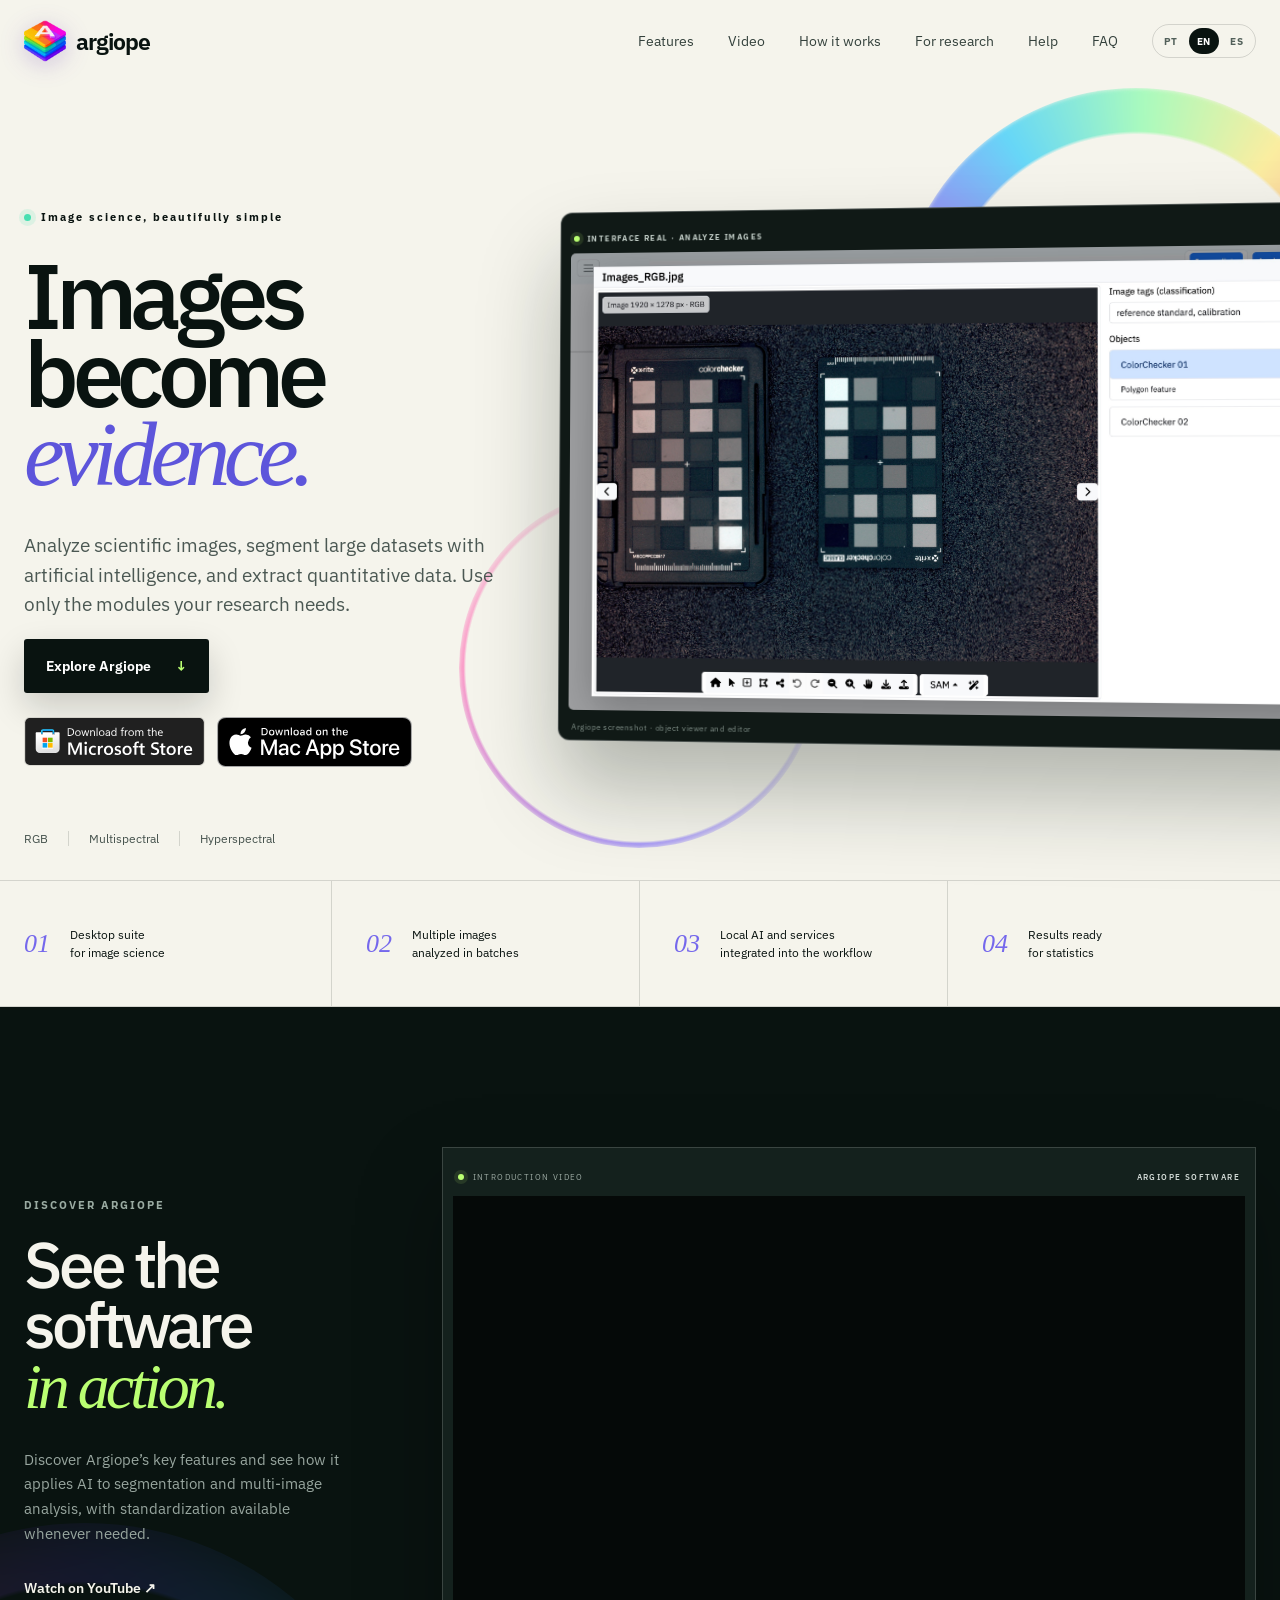
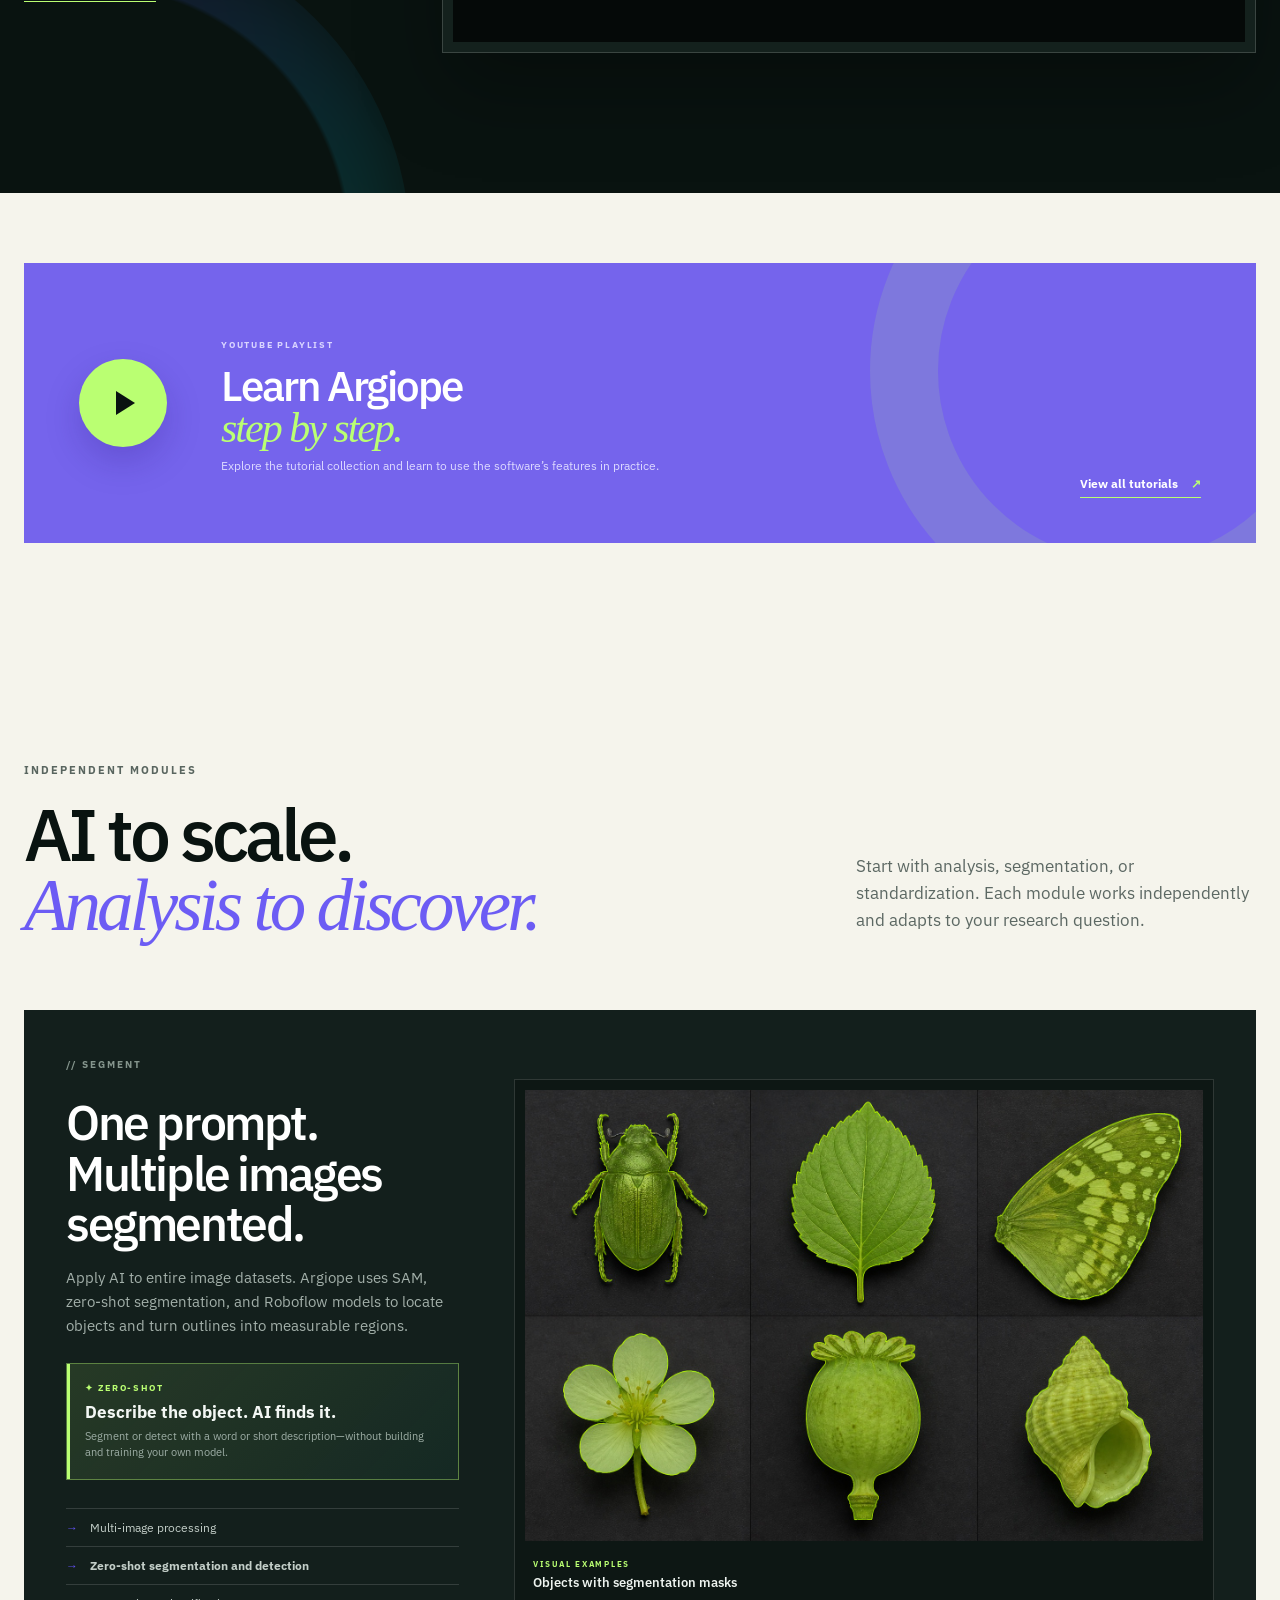
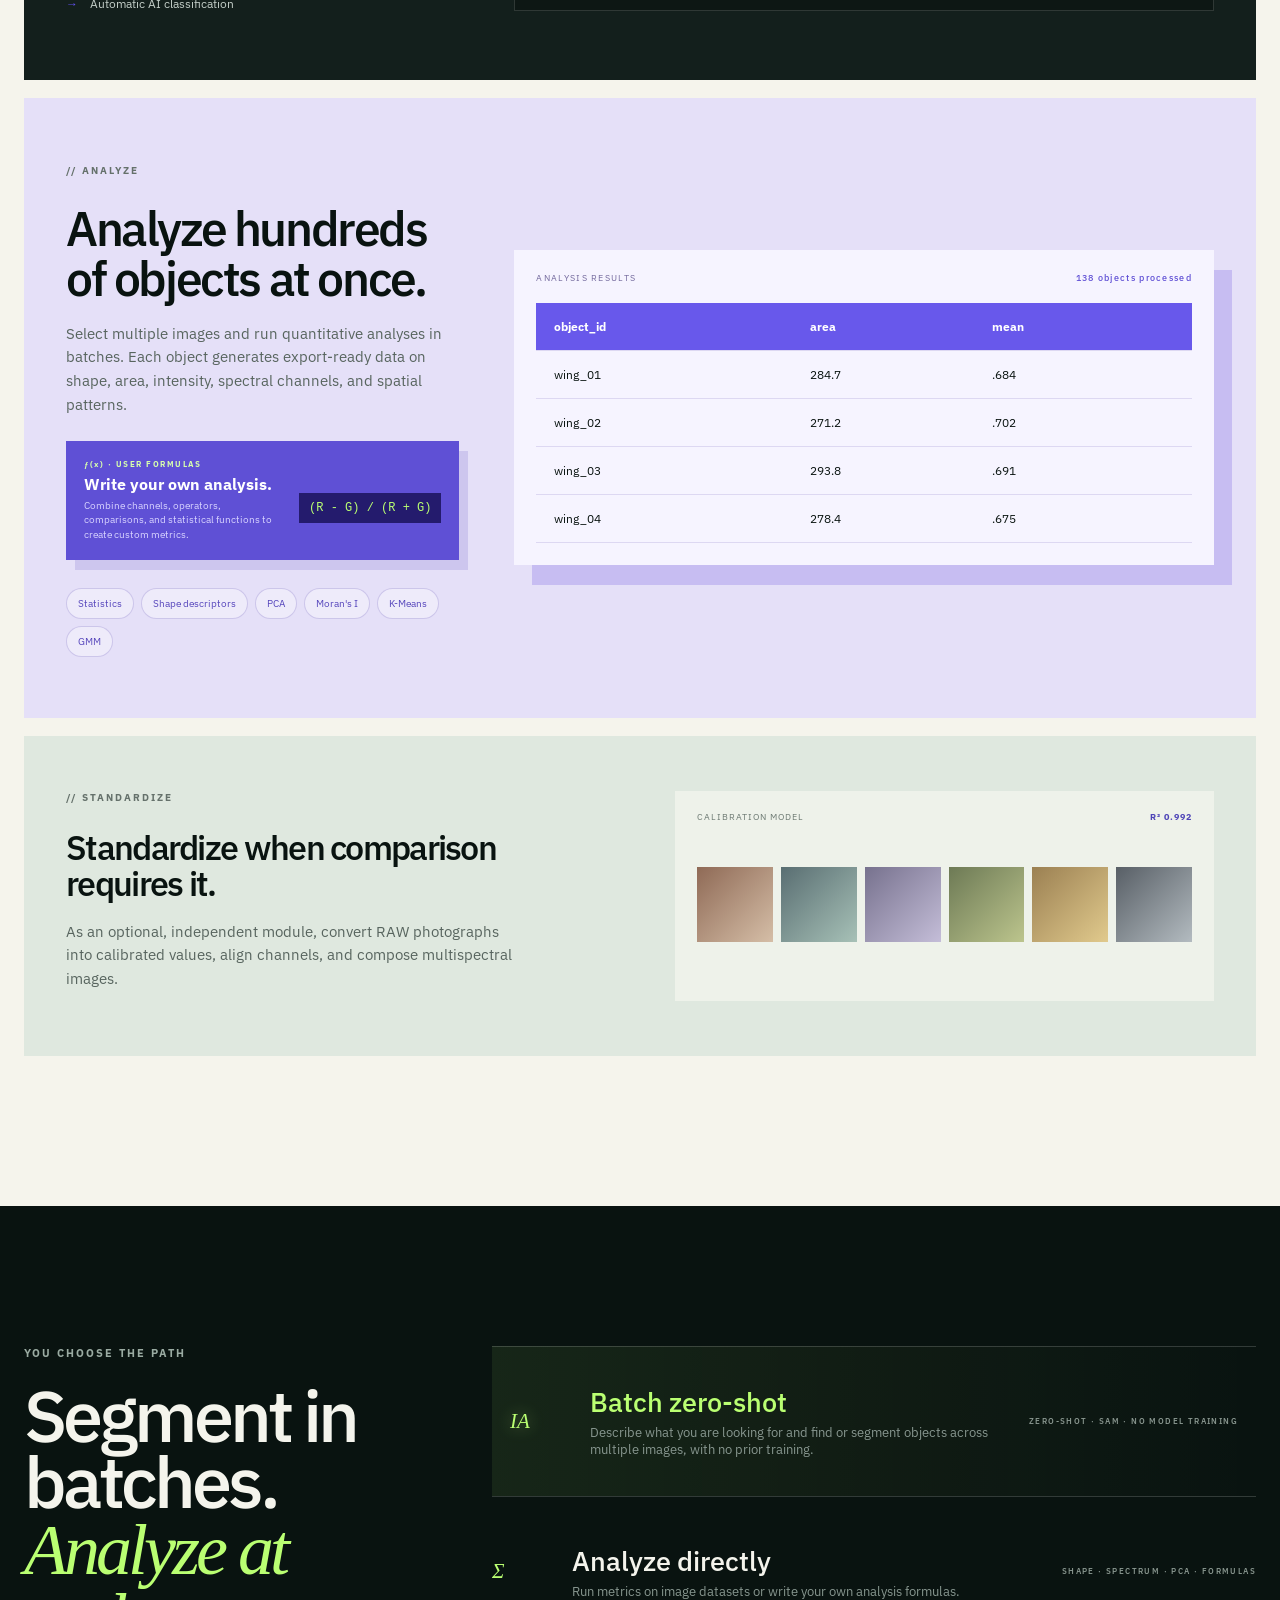
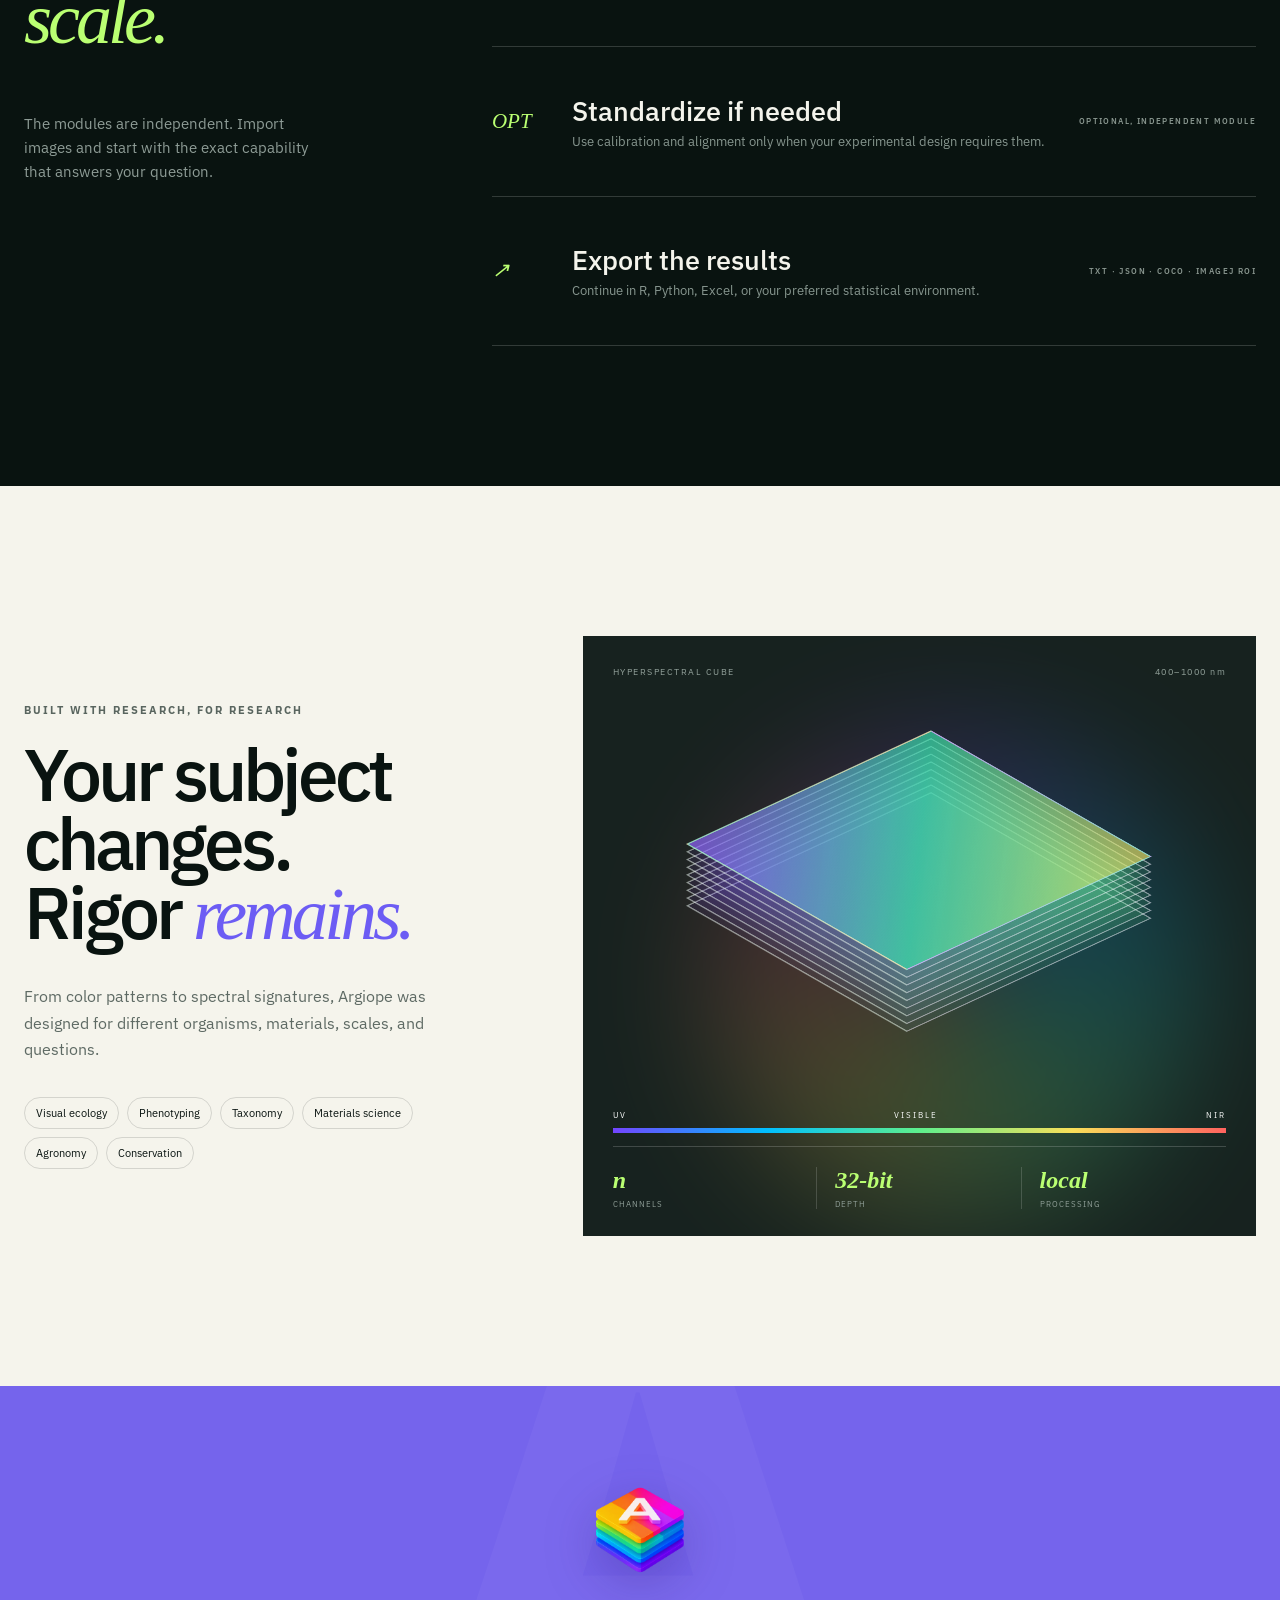
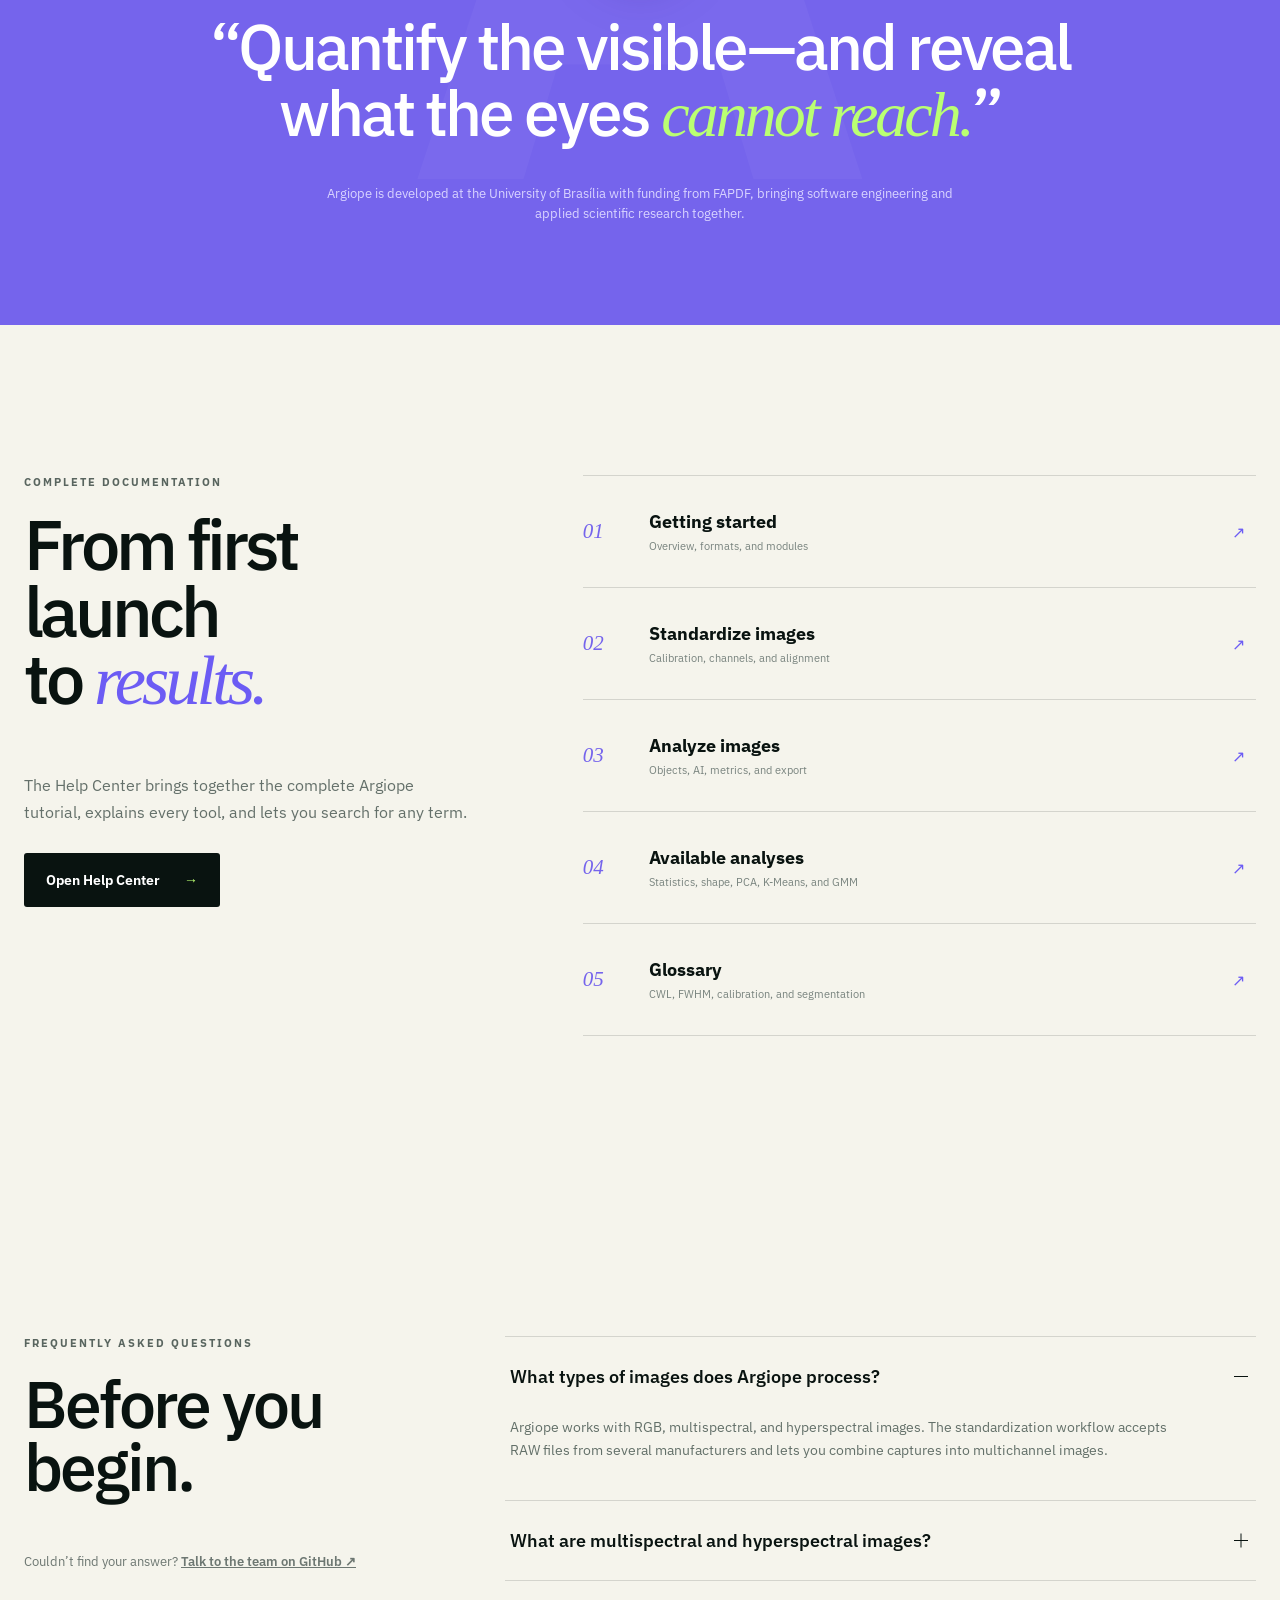
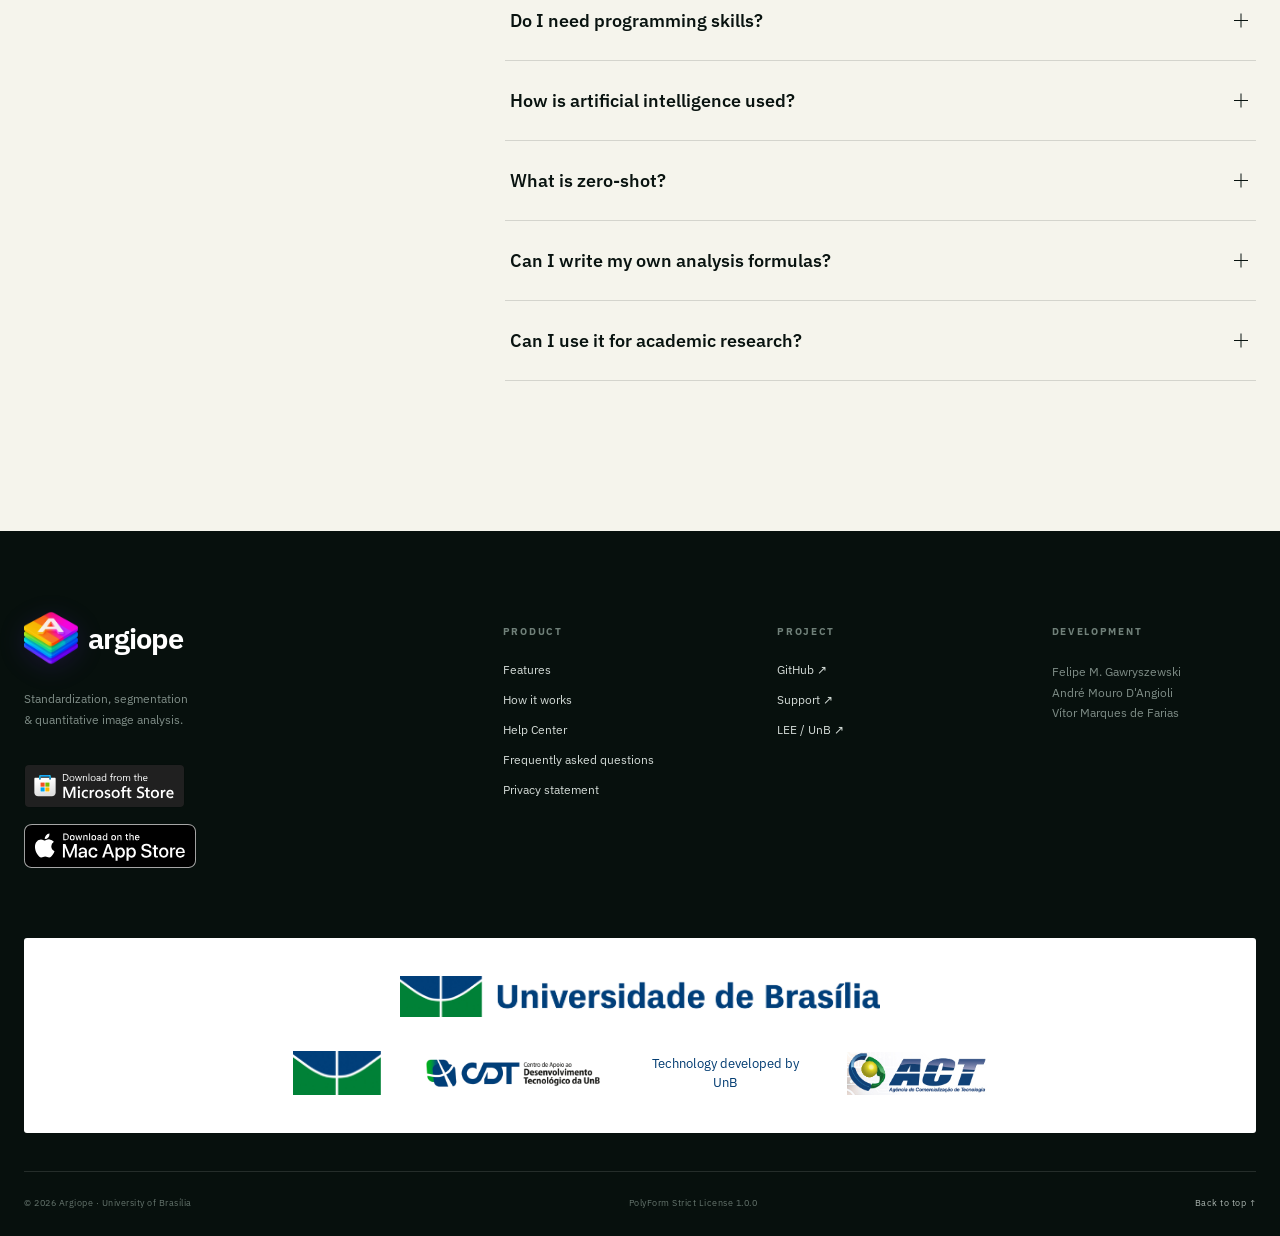
<file: index-en.html>
<!doctype html>
<html lang="en">
<head>
  <meta charset="utf-8">
  <meta name="viewport" content="width=device-width, initial-scale=1">
  <meta name="description" content="Argiope: standardization, segmentation, and quantitative analysis of RGB, multispectral, and hyperspectral images.">
  <meta name="theme-color" content="#091310">
  <meta property="og:type" content="website">
  <meta property="og:locale" content="en_US">
  <meta property="og:title" content="Argiope — Turn images into evidence">
  <meta property="og:description" content="Standardize, segment, and analyze scientific images in an AI-assisted visual workflow.">
  <meta property="og:image" content="assets/argiope-logo.png?v=b9d632a010e6">
  <title>Argiope — Turn images into evidence</title>
  <link rel="icon" href="assets/argiope-logo.png?v=b9d632a010e6">
  <link rel="stylesheet" href="styles.css?v=70e8c110591d">
  <link rel="alternate" hreflang="pt-BR" href="index-pt.html">
  <link rel="alternate" hreflang="en" href="index-en.html">
  <link rel="alternate" hreflang="es" href="index-es.html">
  <link rel="alternate" hreflang="x-default" href="index.html">
  <noscript><style>.reveal{opacity:1;transform:none}</style></noscript>
  <script type="application/ld+json">
    {
      "@context": "https://schema.org",
      "@type": "SoftwareApplication",
      "name": "Argiope",
      "applicationCategory": "ScienceApplication",
      "operatingSystem": "Windows, macOS",
      "description": "Desktop suite for standardization, segmentation, and quantitative analysis of RGB, multispectral, and hyperspectral images.",
      "license": "https://polyformproject.org/licenses/strict/1.0.0/",
      "codeRepository": "https://github.com/argiopeLab/Argiope"
    }
  </script>
</head>
<body data-menu-open="Open menu" data-menu-close="Close menu">
  <a class="skip-link" href="#conteudo">Skip to content</a>

  <header class="site-header" id="topo">
    <div class="nav-wrap shell">
      <a class="brand" href="#topo" aria-label="Argiope, home">
        <img src="assets/argiope-logo.png?v=b9d632a010e6" alt="" width="42" height="42">
        <span>argiope</span>
      </a>
      <button class="menu-toggle" aria-expanded="false" aria-controls="menu-principal" aria-label="Open menu">
        <span></span><span></span>
      </button>
      <nav id="menu-principal" class="main-nav" aria-label="Main navigation">
        <a href="#recursos">Features</a>
        <a href="#video">Video</a>
        <a href="#fluxo">How it works</a>
        <a href="#pesquisa">For research</a>
        <a href="help-en.html">Help</a>
        <a href="#faq">FAQ</a>
        <div class="language-switcher" aria-label="Select language">
          <a href="index-pt.html" lang="pt-BR" hreflang="pt-BR">PT</a>
          <a href="index-en.html" lang="en" hreflang="en" aria-current="page">EN</a>
          <a href="index-es.html" lang="es" hreflang="es">ES</a>
        </div>
      </nav>
    </div>
  </header>

  <main id="conteudo">
    <section class="hero shell">
      <div class="hero-copy reveal">
        <div class="eyebrow"><i></i> Image science, beautifully simple</div>
        <h1>Images become<br><em>evidence.</em></h1>
        <p class="hero-lead">Analyze scientific images, segment large datasets with artificial intelligence, and extract quantitative data. Use only the modules your research needs.</p>
        <div class="hero-actions">
          <a class="button button-primary" href="#recursos">Explore Argiope <span aria-hidden="true">↓</span></a>
        </div>
        <div class="download-options">
          <a class="store-badge store-badge-hero" href="https://apps.microsoft.com/detail/9N33VQRPGR9X" target="_blank" rel="noopener noreferrer" aria-label="Download Argiope from the Microsoft Store">
            <img src="assets/microsoft-store-badge-en.svg" alt="Get it from Microsoft" width="161" height="44">
          </a>
          <a class="store-badge store-badge-mac store-badge-hero" href="https://apps.apple.com/app/argiope/id6822448514" target="_blank" rel="noopener noreferrer" aria-label="Download Argiope from the Mac App Store">
            <img src="assets/mac-app-store-badge.svg" alt="Download on the Mac App Store" width="156.10054" height="40">
          </a>
        </div>
        <div class="hero-meta" aria-label="Compatibility">
          <span>RGB</span><span>Multispectral</span><span>Hyperspectral</span>
        </div>
      </div>

      <div class="hero-visual reveal" style="--delay: .12s">
        <div class="spectrum-orbit orbit-one"></div>
        <div class="spectrum-orbit orbit-two"></div>
        <figure class="product-shot">
          <div class="shot-label"><i></i> INTERFACE REAL · ANALYZE IMAGES</div>
          <img src="assets/argiope-interface.jpg" alt="The actual Argiope interface showing a ColorChecker image, annotation tools, SAM model selection, tags, and an object list." width="1440" height="900">
          <figcaption>Argiope screenshot · object viewer and editor</figcaption>
        </figure>
      </div>
    </section>

    <section class="proof-strip" aria-label="Product overview">
      <div class="shell proof-grid reveal">
        <div><b>01</b><span>Desktop suite<br>for image science</span></div>
        <div><b>02</b><span>Multiple images<br>analyzed in batches</span></div>
        <div><b>03</b><span>Local AI and services<br>integrated into the workflow</span></div>
        <div><b>04</b><span>Results ready<br>for statistics</span></div>
      </div>
    </section>

    <section class="video-section" id="video">
      <div class="shell video-grid">
        <div class="video-copy reveal">
          <span class="kicker light">DISCOVER ARGIOPE</span>
          <h2>See the software<br><em>in action.</em></h2>
          <p>Discover Argiope’s key features and see how it applies AI to segmentation and multi-image analysis, with standardization available whenever needed.</p>
          <a class="text-link video-link" href="https://youtu.be/IZ79rgv7XCg" target="_blank" rel="noreferrer">Watch on YouTube <span aria-hidden="true">↗</span></a>
        </div>
        <div class="video-player-wrap reveal" style="--delay:.12s">
          <div class="video-player-label"><i></i><span>INTRODUCTION VIDEO</span><b>ARGIOPE SOFTWARE</b></div>
          <div class="video-player">
            <iframe src="https://www.youtube-nocookie.com/embed/IZ79rgv7XCg?rel=0" title="Argiope Software — key features" loading="lazy" allow="accelerometer; autoplay; clipboard-write; encrypted-media; gyroscope; picture-in-picture; web-share" referrerpolicy="strict-origin-when-cross-origin" allowfullscreen></iframe>
          </div>
        </div>
      </div>
    </section>

    <section class="tutorial-strip">
      <a class="shell tutorial-playlist reveal" href="https://www.youtube.com/playlist?list=PLUFucDpEwd5Pwd0zafdGdwaZ3mjYi294B" target="_blank" rel="noreferrer">
        <span class="tutorial-play"><i></i></span>
        <div><small>YOUTUBE PLAYLIST</small><h2>Learn Argiope<br><em>step by step.</em></h2><p>Explore the tutorial collection and learn to use the software’s features in practice.</p></div>
        <b>View all tutorials <span aria-hidden="true">↗</span></b>
      </a>
    </section>

    <section class="section shell" id="recursos">
      <div class="section-heading reveal">
        <div><span class="kicker">INDEPENDENT MODULES</span><h2>AI to scale.<br><em>Analysis to discover.</em></h2></div>
        <p>Start with analysis, segmentation, or standardization. Each module works independently and adapts to your research question.</p>
      </div>
      <div class="feature-bento">
        <article class="feature-card feature-ai feature-prominent reveal">
          <div class="feature-copy"><span class="number">// SEGMENT</span><h3>One prompt.<br>Multiple images segmented.</h3><p>Apply AI to entire image datasets. Argiope uses SAM, zero-shot segmentation, and Roboflow models to locate objects and turn outlines into measurable regions.</p><div class="zero-shot-callout"><span>✦ ZERO-SHOT</span><strong>Describe the object. AI finds it.</strong><small>Segment or detect with a word or short description—without building and training your own model.</small></div><ul><li>Multi-image processing</li><li><strong>Zero-shot segmentation and detection</strong></li><li>Automatic AI classification</li></ul></div>
          <figure class="segmentation-examples">
            <img src="assets/segmented-specimens.jpg" alt="Six scientific specimen photographs—beetle, leaf, butterfly wing, flower, fruit, and shell—with segmentation masks and outlines." width="1536" height="1024">
            <figcaption><span>VISUAL EXAMPLES</span><b>Objects with segmentation masks</b></figcaption>
          </figure>
        </article>

        <article class="feature-card feature-data feature-prominent reveal" style="--delay:.08s">
          <div class="feature-copy"><span class="number">// ANALYZE</span><h3>Analyze hundreds of objects at once.</h3><p>Select multiple images and run quantitative analyses in batches. Each object generates export-ready data on shape, area, intensity, spectral channels, and spatial patterns.</p><div class="formula-callout"><span>ƒ(x) · USER FORMULAS</span><strong>Write your own analysis.</strong><code>(R - G) / (R + G)</code><small>Combine channels, operators, comparisons, and statistical functions to create custom metrics.</small></div><div class="analysis-chips"><span>Statistics</span><span>Shape descriptors</span><span>PCA</span><span>Moran's I</span><span>K-Means</span><span>GMM</span></div></div>
          <div class="batch-results" aria-hidden="true"><div class="results-head"><span>ANALYSIS RESULTS</span><b>138 objects processed</b></div><div class="data-table"><div><b>object_id</b><b>area</b><b>mean</b></div><div><span>wing_01</span><span>284.7</span><span>.684</span></div><div><span>wing_02</span><span>271.2</span><span>.702</span></div><div><span>wing_03</span><span>293.8</span><span>.691</span></div><div><span>wing_04</span><span>278.4</span><span>.675</span></div></div></div>
        </article>

        <article class="feature-card feature-standardize feature-compact reveal" style="--delay:.1s">
          <div class="feature-copy"><span class="number">// STANDARDIZE</span><h3>Standardize when comparison requires it.</h3><p>As an optional, independent module, convert RAW photographs into calibrated values, align channels, and compose multispectral images.</p></div>
          <div class="compact-calibration" aria-hidden="true"><span>CALIBRATION MODEL</span><b>R² 0.992</b><i></i><i></i><i></i><i></i><i></i><i></i></div>
        </article>
      </div>
    </section>

    <section class="workflow-section" id="fluxo">
      <div class="shell">
        <div class="workflow-heading reveal"><span class="kicker light">YOU CHOOSE THE PATH</span><h2>Segment in batches.<br><em>Analyze at scale.</em></h2><p>The modules are independent. Import images and start with the exact capability that answers your question.</p></div>
        <ul class="workflow-list">
          <li class="reveal workflow-zero-shot"><span>IA</span><div><h3>Batch zero-shot</h3><p>Describe what you are looking for and find or segment objects across multiple images, with no prior training.</p></div><b>ZERO-SHOT · SAM · NO MODEL TRAINING</b></li>
          <li class="reveal"><span>Σ</span><div><h3>Analyze directly</h3><p>Run metrics on image datasets or write your own analysis formulas.</p></div><b>SHAPE · SPECTRUM · PCA · FORMULAS</b></li>
          <li class="reveal"><span>OPT</span><div><h3>Standardize if needed</h3><p>Use calibration and alignment only when your experimental design requires them.</p></div><b>OPTIONAL, INDEPENDENT MODULE</b></li>
          <li class="reveal"><span>↗</span><div><h3>Export the results</h3><p>Continue in R, Python, Excel, or your preferred statistical environment.</p></div><b>TXT · JSON · COCO · IMAGEJ ROI</b></li>
        </ul>
      </div>
    </section>

    <section class="section science shell" id="pesquisa">
      <div class="science-copy reveal">
        <span class="kicker">BUILT WITH RESEARCH, FOR RESEARCH</span>
        <h2>Your subject changes.<br>Rigor <em>remains.</em></h2>
        <p>From color patterns to spectral signatures, Argiope was designed for different organisms, materials, scales, and questions.</p>
        <div class="use-tags"><span>Visual ecology</span><span>Phenotyping</span><span>Taxonomy</span><span>Materials science</span><span>Agronomy</span><span>Conservation</span></div>
      </div>
      <div class="spectrum-card reveal" style="--delay:.12s">
        <div class="spectrum-head"><span>HYPERSPECTRAL CUBE</span><span>400–1000 nm</span></div>
        <div class="cube" aria-hidden="true"><i></i><i></i><i></i><i></i><i></i><i></i><i></i><i></i><i></i></div>
        <div class="wave-labels"><span>UV</span><span>VISIBLE</span><span>NIR</span></div>
        <div class="science-stats"><div><b>n</b><span>channels</span></div><div><b>32-bit</b><span>depth</span></div><div><b>local</b><span>processing</span></div></div>
      </div>
    </section>

    <section class="quote-section">
      <div class="shell quote-wrap reveal">
        <img src="assets/argiope-logo.png?v=b9d632a010e6" alt="" width="88" height="88">
        <blockquote>“Quantify the visible—and reveal<br>what the eyes <em>cannot reach.</em>”</blockquote>
        <p>Argiope is developed at the University of Brasília with funding from FAPDF, bringing software engineering and applied scientific research together.</p>
      </div>
    </section>

    <section class="section help-hub shell" id="ajuda">
      <div class="help-hub-heading reveal">
        <span class="kicker">COMPLETE DOCUMENTATION</span>
        <h2>From first launch<br>to <em>results.</em></h2>
        <p>The Help Center brings together the complete Argiope tutorial, explains every tool, and lets you search for any term.</p>
        <a class="button button-dark" href="help-en.html">Open Help Center <span aria-hidden="true">→</span></a>
      </div>
      <div class="help-topics reveal" style="--delay:.1s">
        <a href="help-en.html#introduction"><span>01</span><div><b>Getting started</b><small>Overview, formats, and modules</small></div><i>↗</i></a>
        <a href="help-en.html#standardize"><span>02</span><div><b>Standardize images</b><small>Calibration, channels, and alignment</small></div><i>↗</i></a>
        <a href="help-en.html#analyze"><span>03</span><div><b>Analyze images</b><small>Objects, AI, metrics, and export</small></div><i>↗</i></a>
        <a href="help-en.html#analysis-additional"><span>04</span><div><b>Available analyses</b><small>Statistics, shape, PCA, K-Means, and GMM</small></div><i>↗</i></a>
        <a href="help-en.html#terminology"><span>05</span><div><b>Glossary</b><small>CWL, FWHM, calibration, and segmentation</small></div><i>↗</i></a>
      </div>
    </section>

    <section class="section faq shell" id="faq">
      <div class="faq-intro reveal"><span class="kicker">FREQUENTLY ASKED QUESTIONS</span><h2>Before you<br>begin.</h2><p>Couldn’t find your answer? <a href="https://github.com/argiopeLab/Argiope/issues/" target="_blank" rel="noreferrer">Talk to the team on GitHub ↗</a></p></div>
      <div class="faq-list reveal" style="--delay:.1s">
        <details open><summary>What types of images does Argiope process?<i></i></summary><p>Argiope works with RGB, multispectral, and hyperspectral images. The standardization workflow accepts RAW files from several manufacturers and lets you combine captures into multichannel images.</p></details>
        <details><summary>What are multispectral and hyperspectral images?<i></i></summary><p><strong>Multispectral</strong> images capture an object in a few specific spectral bands, such as ultraviolet, visible light, and infrared. <strong>Hyperspectral</strong> images capture dozens or hundreds of narrow, continuous bands, creating a detailed spectral signature for every pixel. Argiope lets you view, combine, and analyze the channels of both image types.</p></details>
        <details><summary>Do I need programming skills?<i></i></summary><p>No. The main workflows are visual. Results can be exported if you want to continue the analysis in R, Python, Excel, or other statistical software.</p></details>
        <details><summary>How is artificial intelligence used?<i></i></summary><p>Integrated models can segment objects, detect reference patterns, and classify images. Local options and optional Roboflow and Gemini integrations are available.</p></details>
        <details><summary>What is zero-shot?<i></i></summary><p>Zero-shot is a way to use artificial intelligence without training a model specifically for your image dataset. Describe the object you want in words—such as “butterfly wing” or “leaf”—and Argiope can detect or segment those objects in one or multiple images.</p></details>
        <details><summary>Can I write my own analysis formulas?<i></i></summary><p>Yes. Argiope lets you create custom metrics using image channels, mathematical operations, comparisons, and functions such as mean, median, standard deviation, sum, and count. For example, <code>(R - G) / (R + G)</code> calculates a normalized difference for the pixels in each object.</p></details>
        <details><summary>Can I use it for academic research?<i></i></summary><p>Yes. The software uses the PolyForm Strict License 1.0.0 for noncommercial uses. Review the full terms and citation guidance before publishing.</p></details>
      </div>
    </section>

  </main>

  <footer class="footer">
    <div class="shell footer-grid">
      <div class="footer-brand"><a class="brand brand-light" href="#topo"><img src="assets/argiope-logo.png?v=b9d632a010e6" alt="" width="54" height="54"><span>argiope</span></a><p>Standardization, segmentation<br>&amp; quantitative image analysis.</p><a class="store-badge store-badge-footer" href="https://apps.microsoft.com/detail/9N33VQRPGR9X" target="_blank" rel="noopener noreferrer" aria-label="Download Argiope from the Microsoft Store"><img src="assets/microsoft-store-badge-en.svg" alt="Get it from Microsoft" width="161" height="44"></a><a class="store-badge store-badge-mac store-badge-footer" href="https://apps.apple.com/app/argiope/id6822448514" target="_blank" rel="noopener noreferrer" aria-label="Download Argiope from the Mac App Store"><img src="assets/mac-app-store-badge.svg" alt="Download on the Mac App Store" width="156.10054" height="40"></a></div>
      <div><h3>Product</h3><a href="#recursos">Features</a><a href="#fluxo">How it works</a><a href="help-en.html">Help Center</a><a href="#faq">Frequently asked questions</a><a href="privacy.html#en">Privacy statement</a></div>
      <div><h3>Project</h3><a href="https://github.com/argiopeLab/Argiope" target="_blank" rel="noreferrer">GitHub ↗</a><a href="https://github.com/argiopeLab/Argiope/issues/" target="_blank" rel="noreferrer">Support ↗</a><a href="https://lee.unb.br/" target="_blank" rel="noreferrer">LEE / UnB ↗</a></div>
      <div><h3>Development</h3><p>Felipe M. Gawryszewski<br>André Mouro D'Angioli<br>Vítor Marques de Farias</p></div>
    </div>
    <div class="shell institutional-brands" role="group" aria-label="Institutional brands">
      <img class="institutional-brand-primary" src="assets/universidade-brasilia.jpg" alt="University of Brasília" width="480" height="41" style="max-width:100%;height:auto" loading="lazy">
      <div class="institutional-brands-secondary">
        <img class="institutional-brand-symbol" src="assets/unb-symbol.svg" alt="Symbol of the University of Brasília" width="88" height="44" style="max-width:100%;height:auto" loading="lazy">
        <img class="institutional-brand-cdt" src="assets/cdt-logo.png" alt="CDT — Center for Technological Development Support" width="180" height="39" style="max-width:100%;height:auto" loading="lazy">
        <!-- Replace this text with the official technology seal when its standalone file is available. -->
        <p class="institutional-brand-technology">Technology developed by UnB</p>
        <img class="institutional-brand-act" src="assets/act-logo.svg" alt="ACT — Technology Commercialization Agency" width="140" height="43" style="max-width:100%;height:auto" loading="lazy">
      </div>
    </div>
    <div class="shell footer-bottom"><span>© 2026 Argiope · University of Brasília</span><span>PolyForm Strict License 1.0.0</span><a href="#topo">Back to top ↑</a></div>
  </footer>

  <script src="script.js"></script>
</body>
</html>
</file>
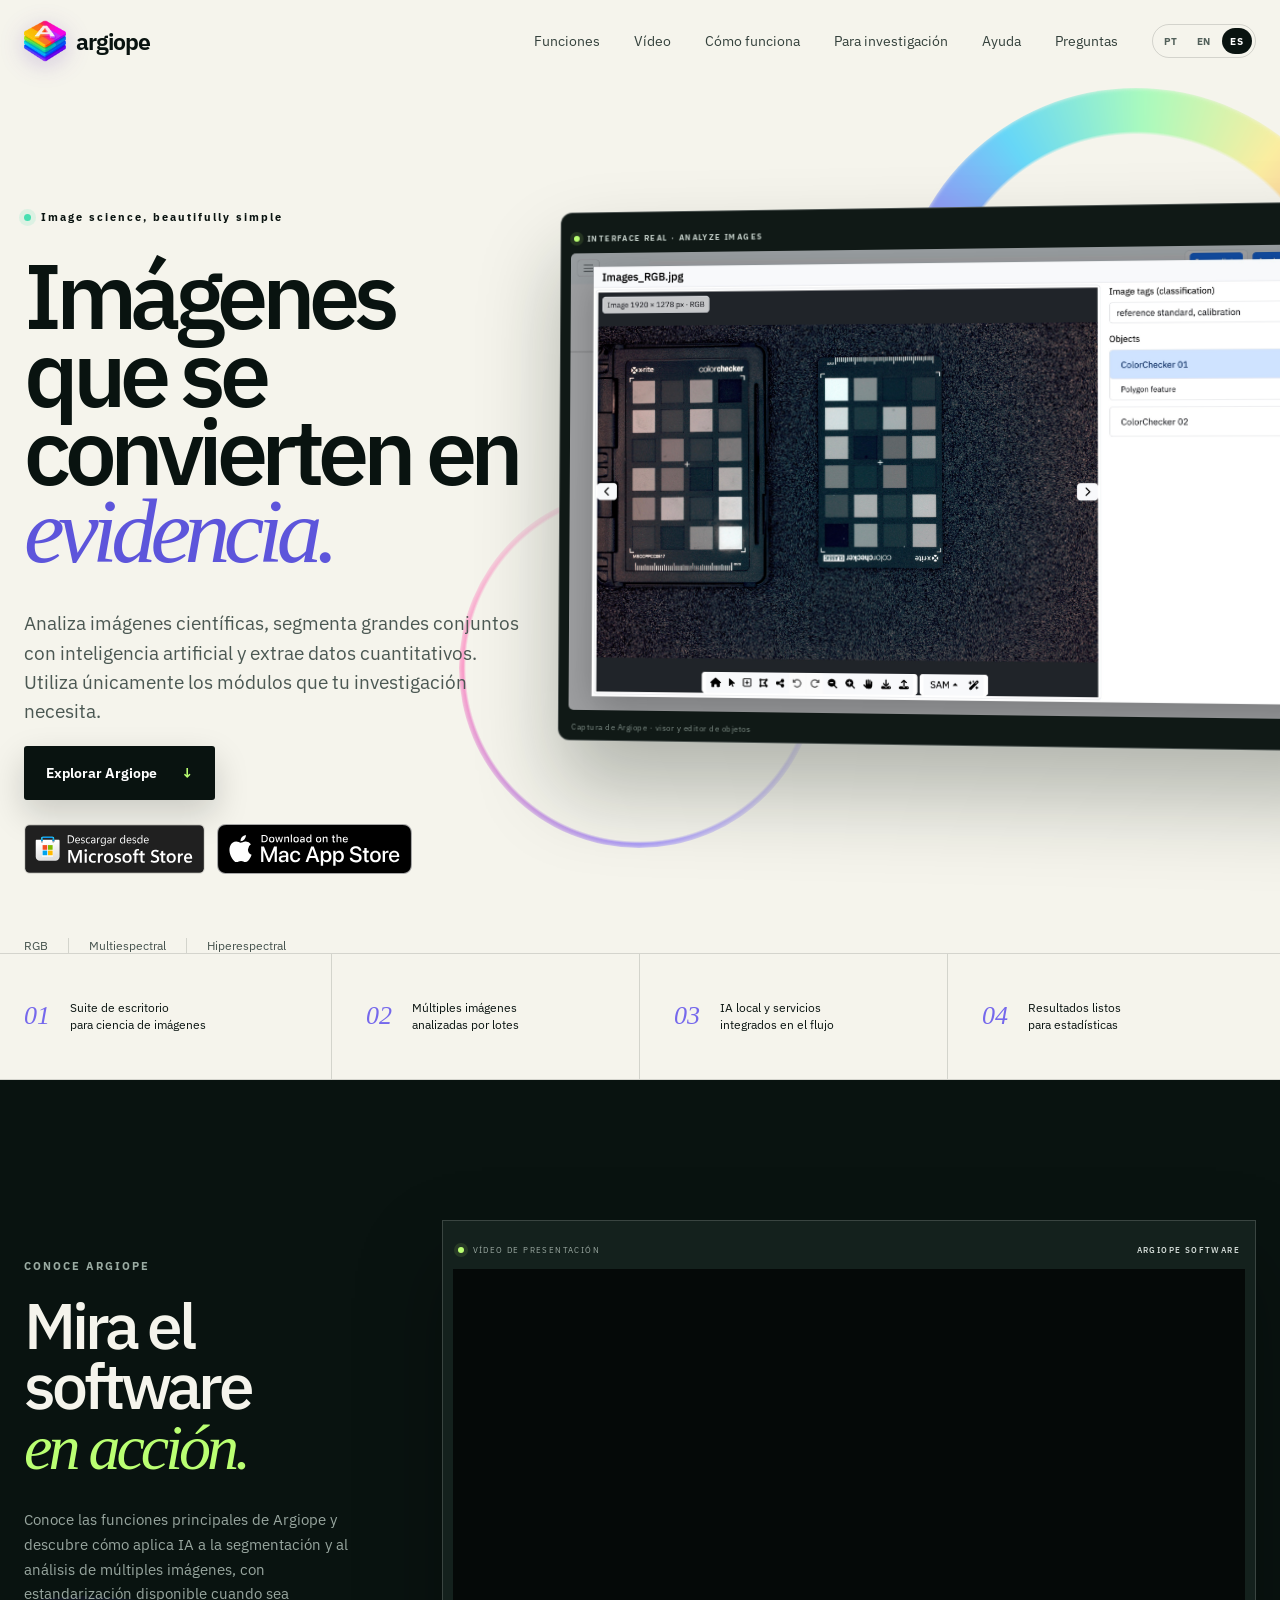
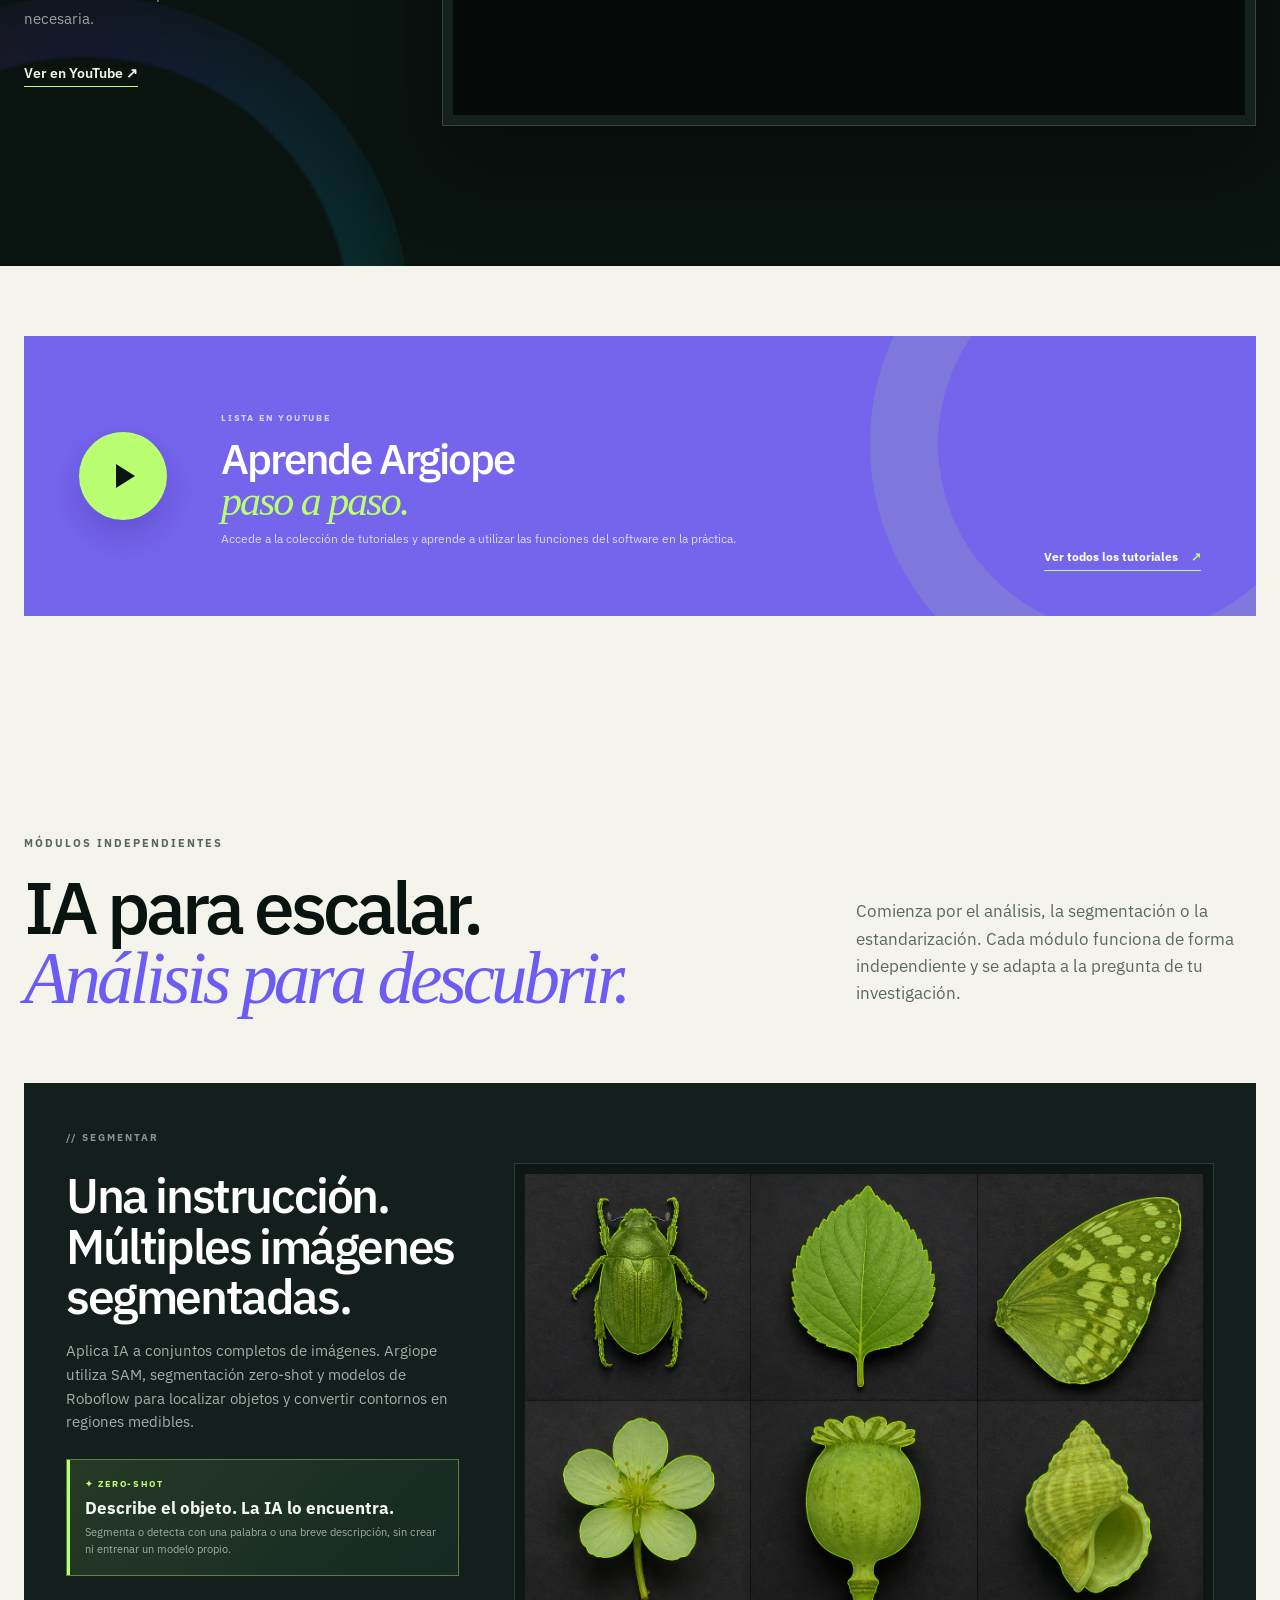
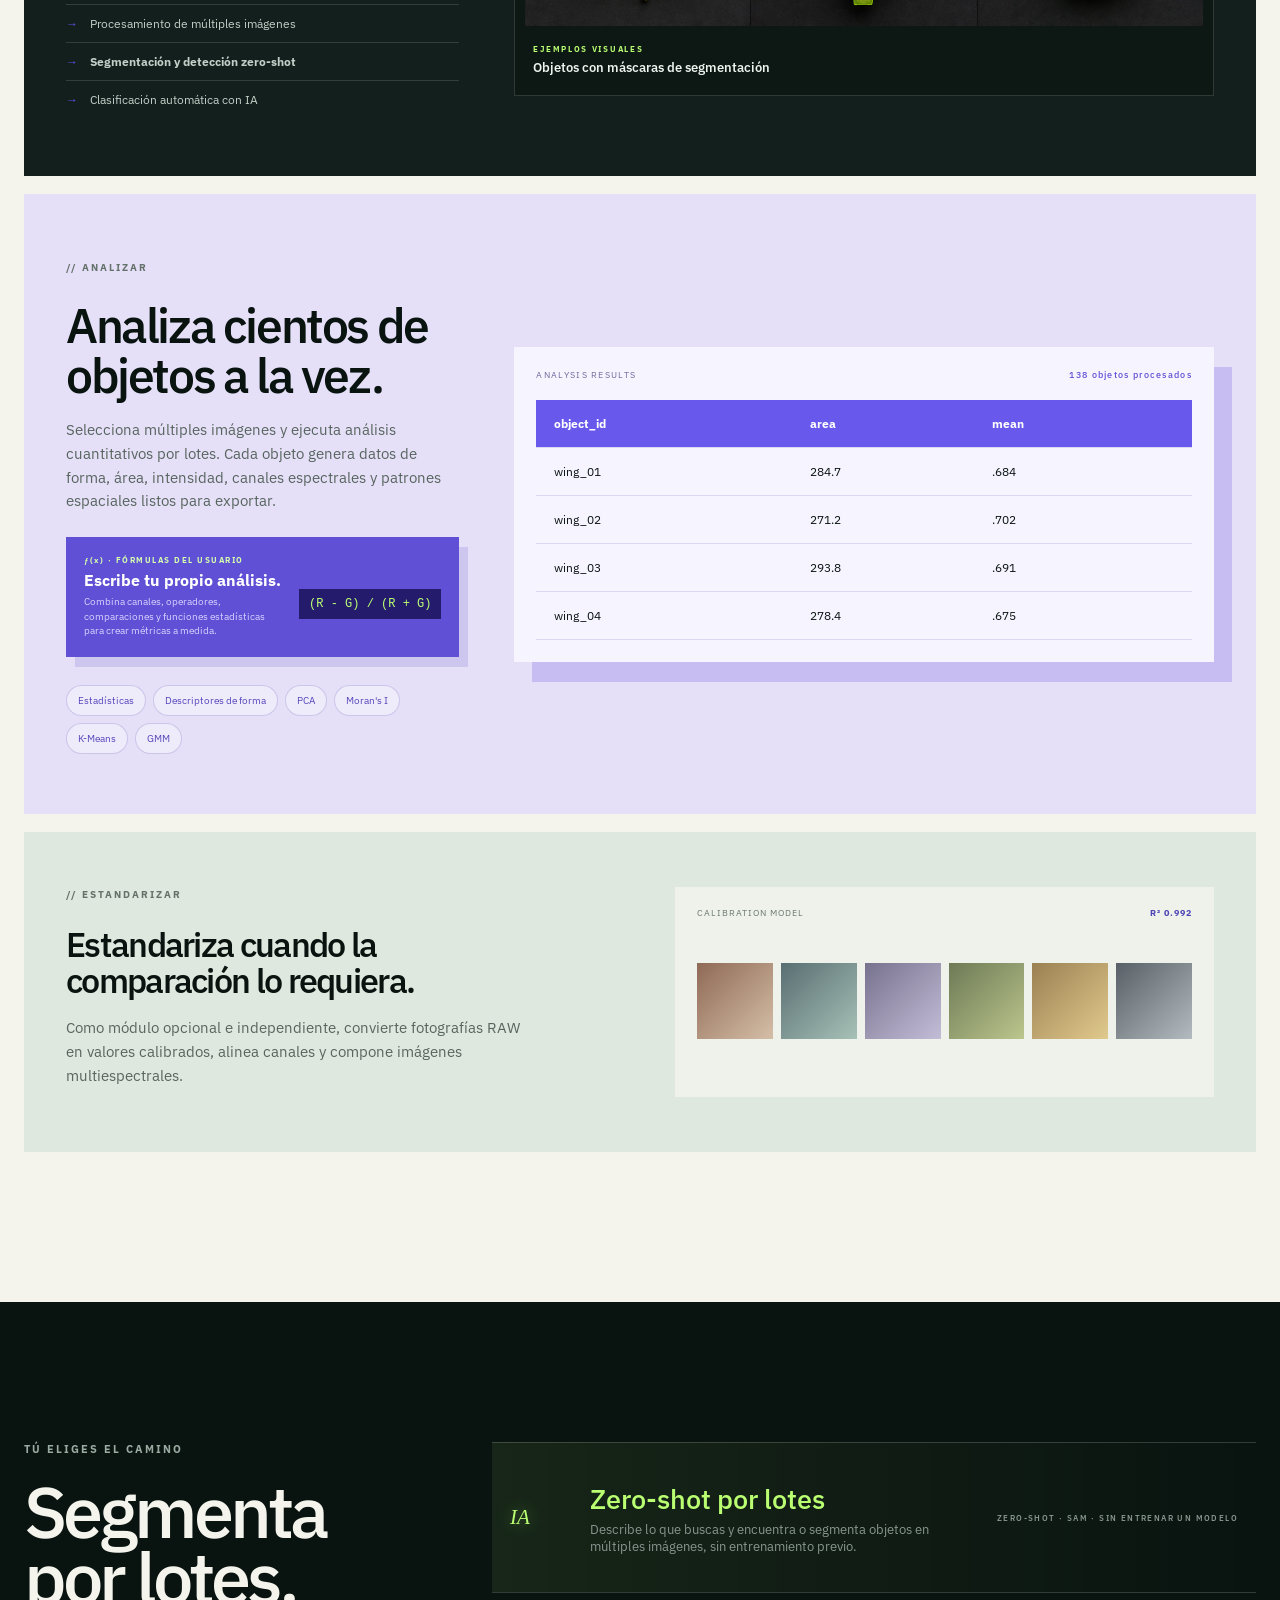
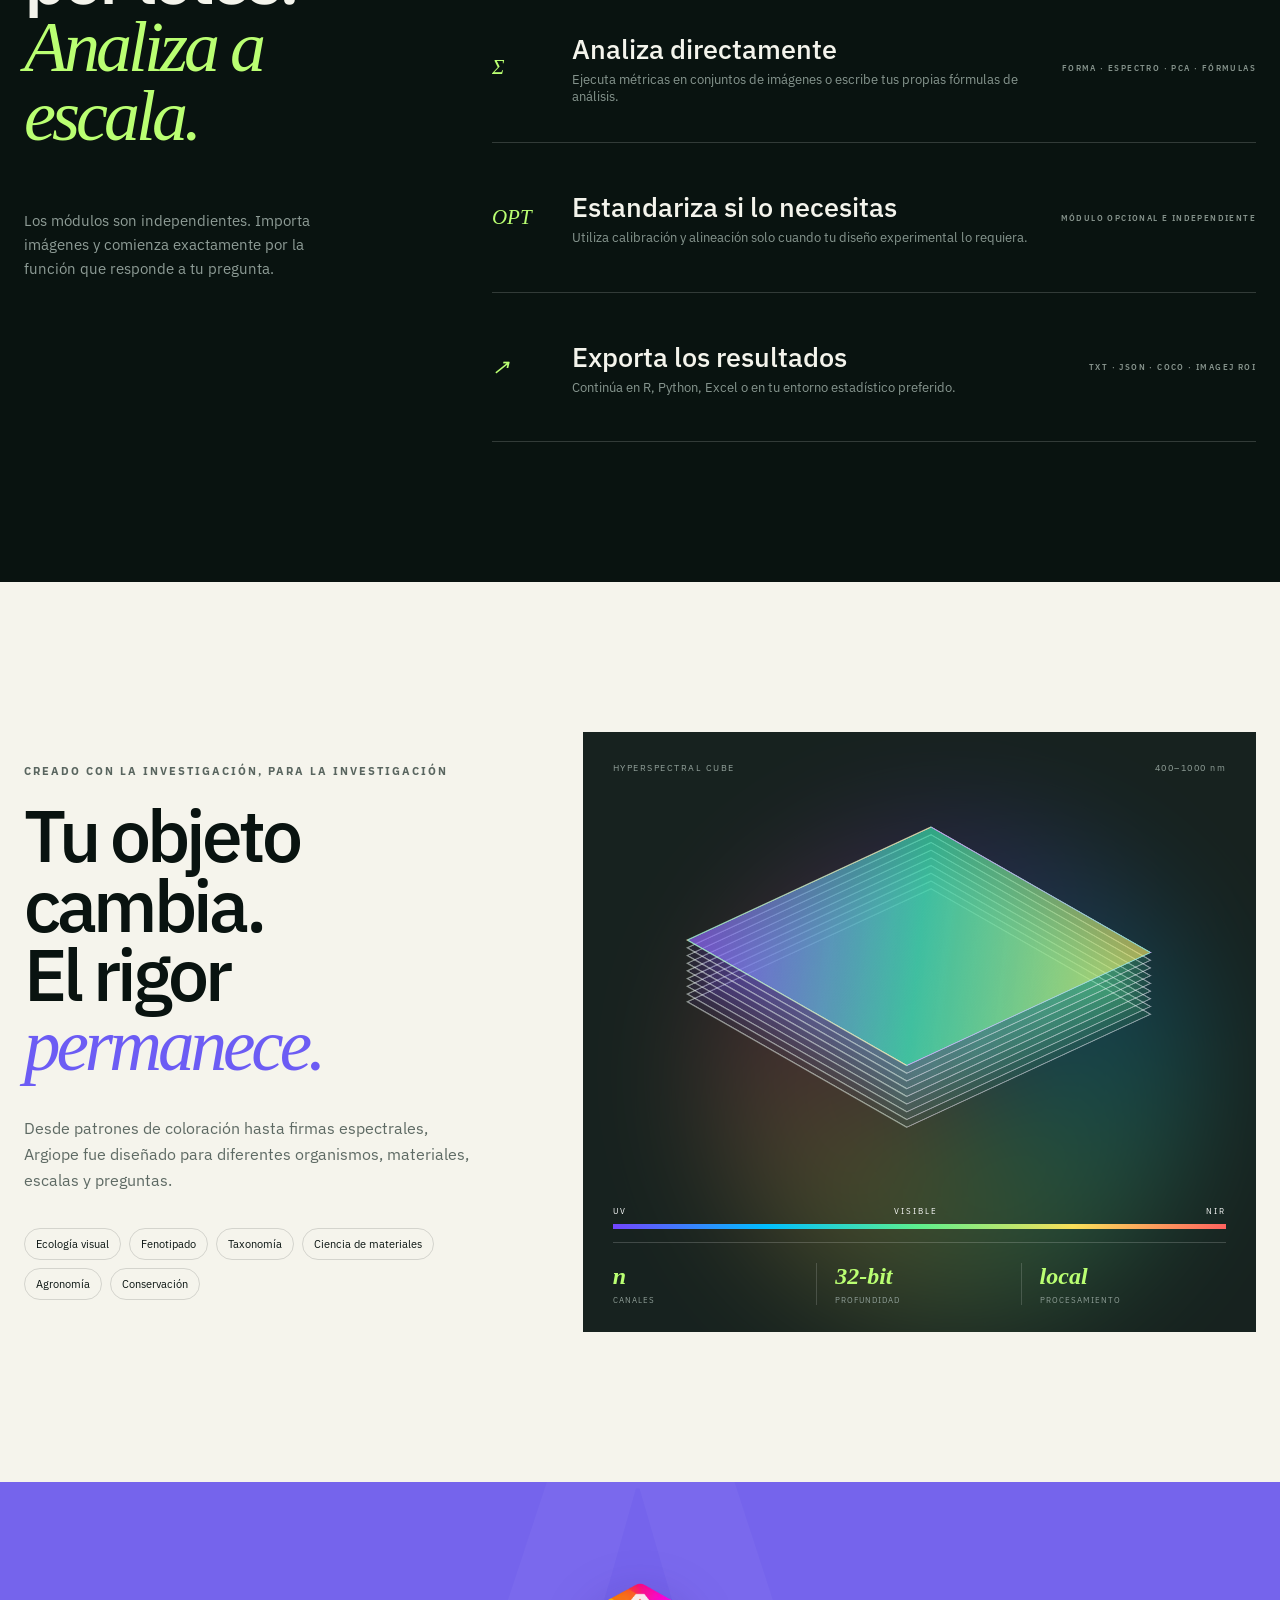
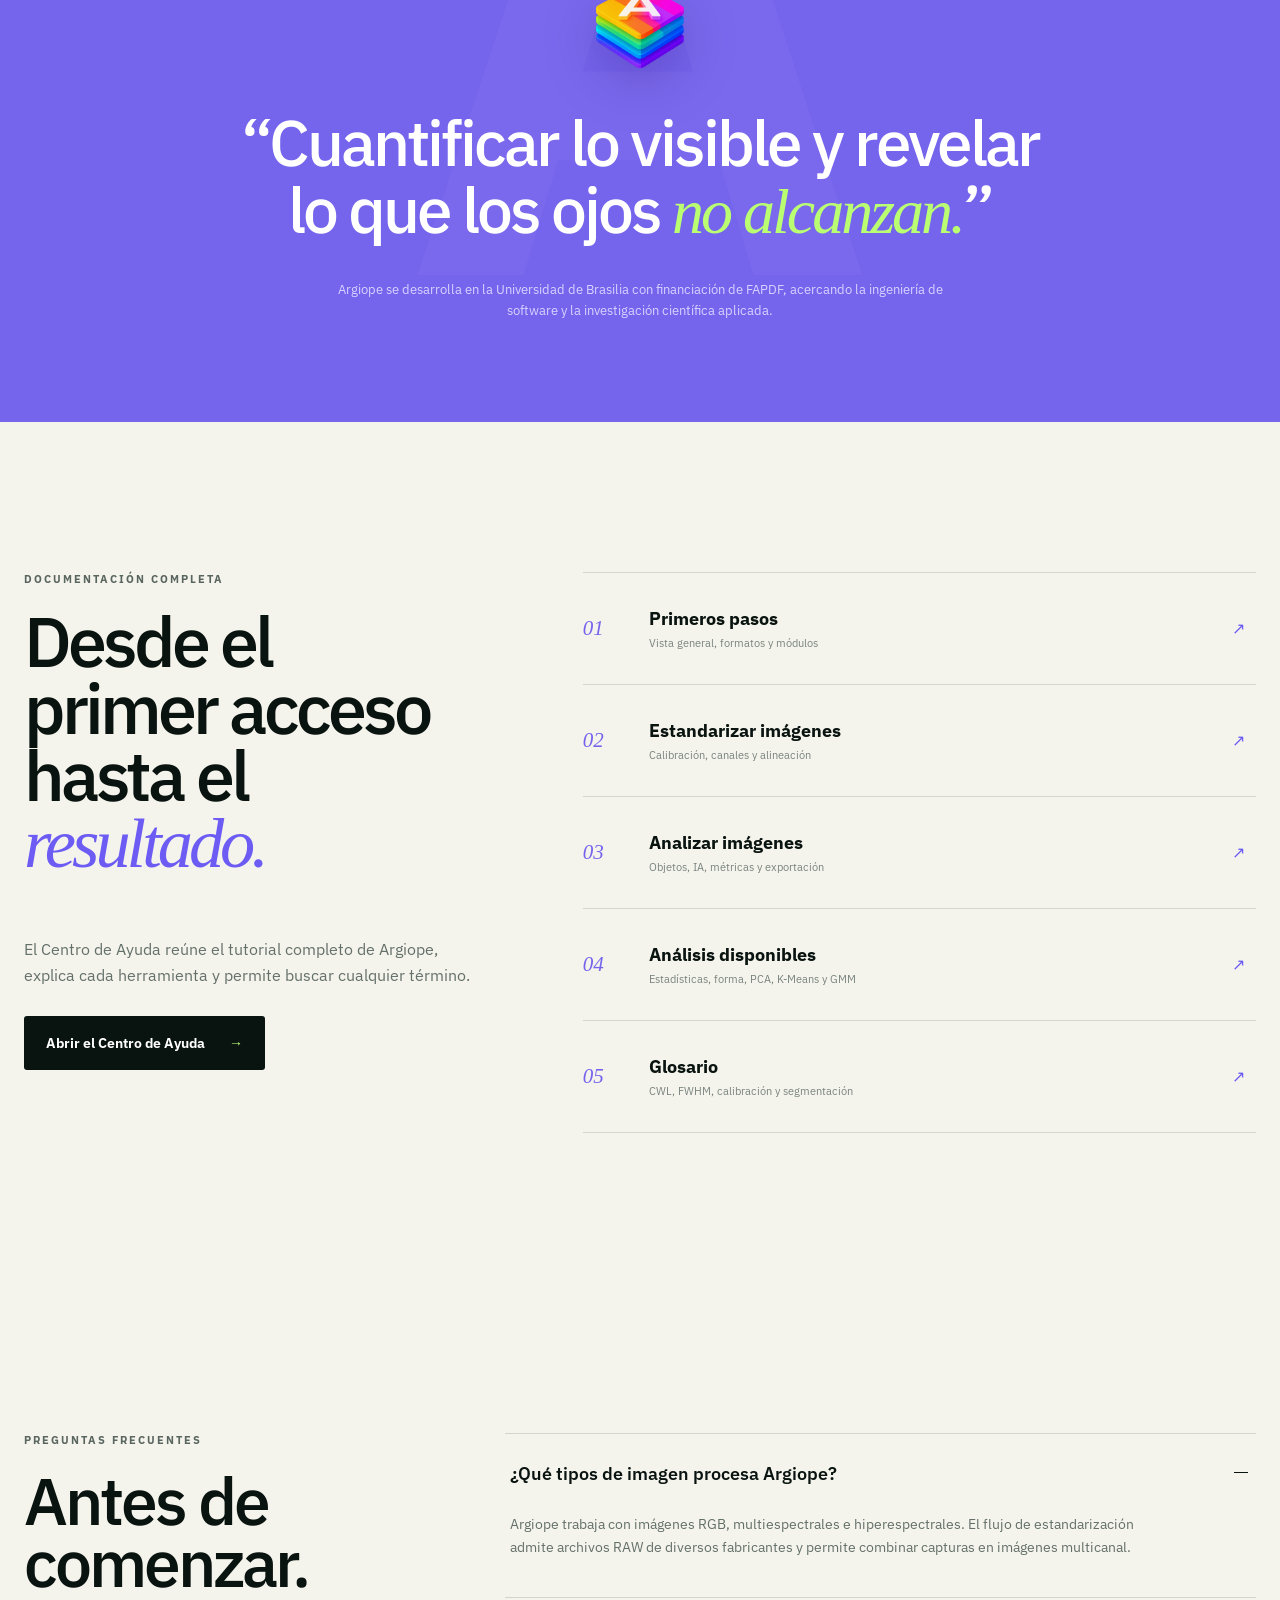
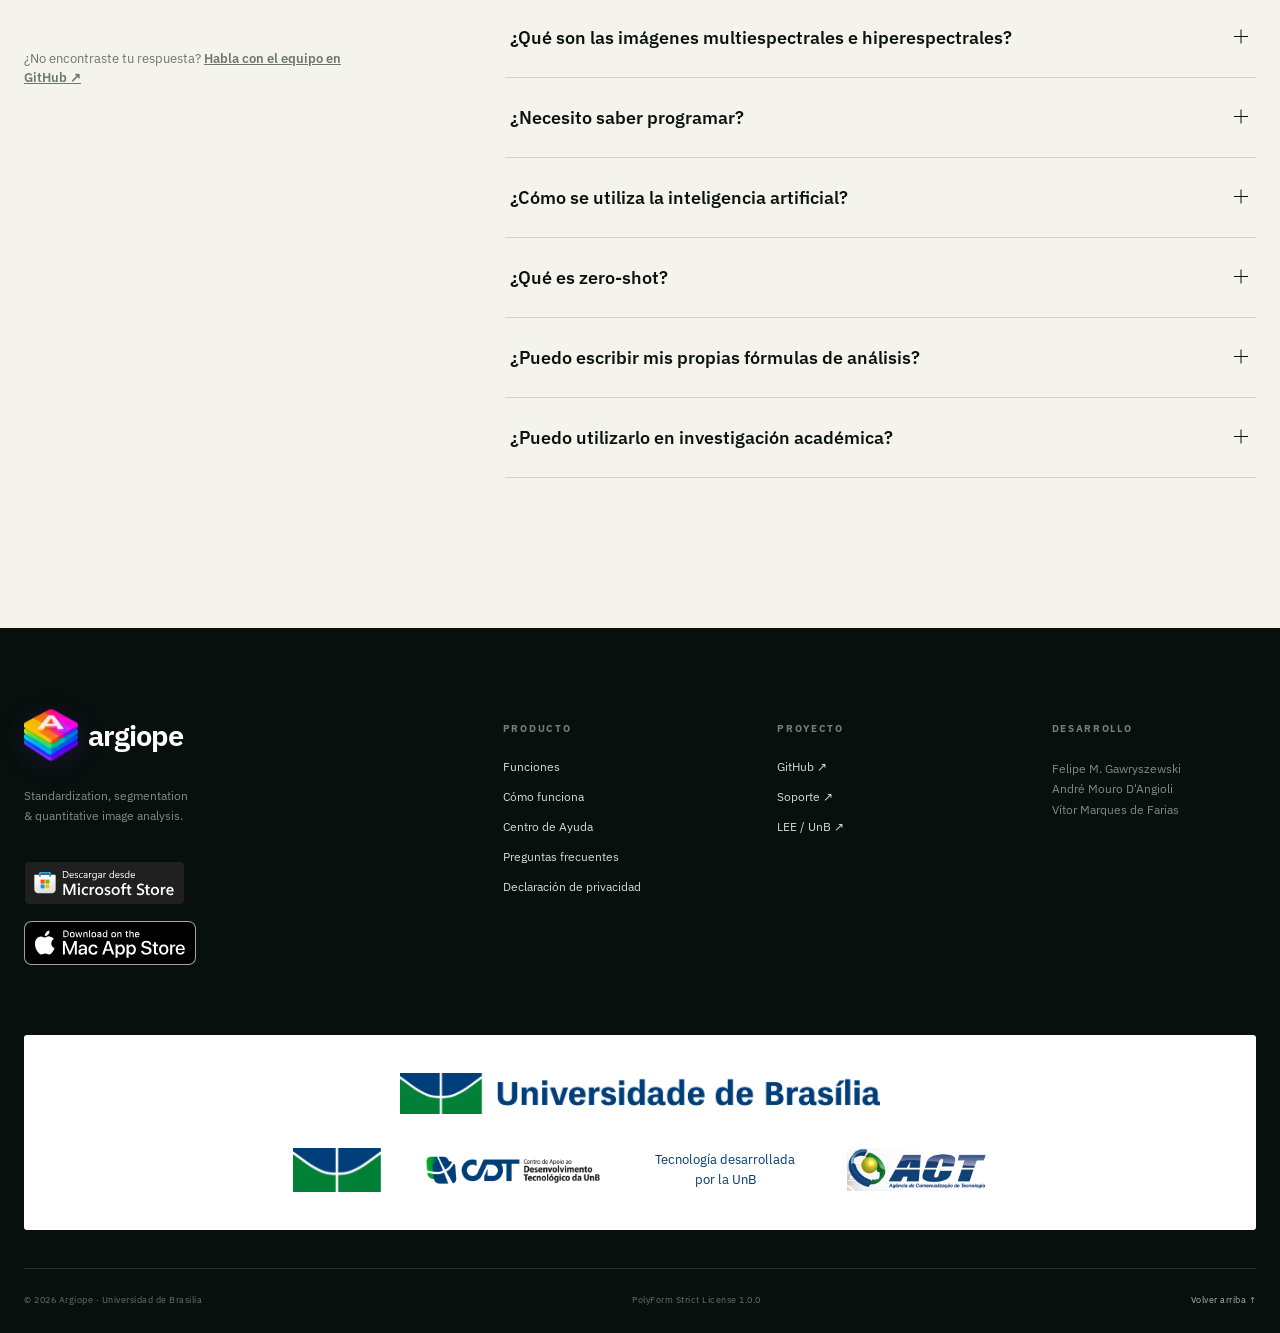
<file: index-es.html>
<!doctype html>
<html lang="es">
<head>
  <meta charset="utf-8">
  <meta name="viewport" content="width=device-width, initial-scale=1">
  <meta name="description" content="Argiope: estandarización, segmentación y análisis cuantitativo de imágenes RGB, multiespectrales e hiperespectrales.">
  <meta name="theme-color" content="#091310">
  <meta property="og:type" content="website">
  <meta property="og:locale" content="es_ES">
  <meta property="og:title" content="Argiope — Imágenes que se convierten en evidencia">
  <meta property="og:description" content="Estandariza, segmenta y analiza imágenes científicas en un flujo visual asistido por IA.">
  <meta property="og:image" content="assets/argiope-logo.png?v=b9d632a010e6">
  <title>Argiope — Imágenes que se convierten en evidencia</title>
  <link rel="icon" href="assets/argiope-logo.png?v=b9d632a010e6">
  <link rel="stylesheet" href="styles.css?v=70e8c110591d">
  <link rel="alternate" hreflang="pt-BR" href="index-pt.html">
  <link rel="alternate" hreflang="en" href="index-en.html">
  <link rel="alternate" hreflang="es" href="index-es.html">
  <link rel="alternate" hreflang="x-default" href="index.html">
  <noscript><style>.reveal{opacity:1;transform:none}</style></noscript>
  <script type="application/ld+json">
    {
      "@context": "https://schema.org",
      "@type": "SoftwareApplication",
      "name": "Argiope",
      "applicationCategory": "ScienceApplication",
      "operatingSystem": "Windows, macOS",
      "description": "Suite de escritorio para la estandarización, segmentación y análisis cuantitativo de imágenes RGB, multiespectrales e hiperespectrales.",
      "license": "https://polyformproject.org/licenses/strict/1.0.0/",
      "codeRepository": "https://github.com/argiopeLab/Argiope"
    }
  </script>
</head>
<body data-menu-open="Abrir menú" data-menu-close="Cerrar menú">
  <a class="skip-link" href="#conteudo">Saltar al contenido</a>

  <header class="site-header" id="topo">
    <div class="nav-wrap shell">
      <a class="brand" href="#topo" aria-label="Argiope, inicio">
        <img src="assets/argiope-logo.png?v=b9d632a010e6" alt="" width="42" height="42">
        <span>argiope</span>
      </a>
      <button class="menu-toggle" aria-expanded="false" aria-controls="menu-principal" aria-label="Abrir menú">
        <span></span><span></span>
      </button>
      <nav id="menu-principal" class="main-nav" aria-label="Navegación principal">
        <a href="#recursos">Funciones</a>
        <a href="#video">Vídeo</a>
        <a href="#fluxo">Cómo funciona</a>
        <a href="#pesquisa">Para investigación</a>
        <a href="ayuda.html">Ayuda</a>
        <a href="#faq">Preguntas</a>
        <div class="language-switcher" aria-label="Seleccionar idioma">
          <a href="index-pt.html" lang="pt-BR" hreflang="pt-BR">PT</a>
          <a href="index-en.html" lang="en" hreflang="en">EN</a>
          <a href="index-es.html" lang="es" hreflang="es" aria-current="page">ES</a>
        </div>
      </nav>
    </div>
  </header>

  <main id="conteudo">
    <section class="hero shell">
      <div class="hero-copy reveal">
        <div class="eyebrow"><i></i> Image science, beautifully simple</div>
        <h1>Imágenes que se<br>convierten en <em>evidencia.</em></h1>
        <p class="hero-lead">Analiza imágenes científicas, segmenta grandes conjuntos con inteligencia artificial y extrae datos cuantitativos. Utiliza únicamente los módulos que tu investigación necesita.</p>
        <div class="hero-actions">
          <a class="button button-primary" href="#recursos">Explorar Argiope <span aria-hidden="true">↓</span></a>
        </div>
        <div class="download-options">
          <a class="store-badge store-badge-hero" href="https://apps.microsoft.com/detail/9N33VQRPGR9X" target="_blank" rel="noopener noreferrer" aria-label="Descargar Argiope desde Microsoft Store">
            <img src="assets/microsoft-store-badge-es.svg" alt="Consíguelo en Microsoft" width="161" height="44">
          </a>
          <a class="store-badge store-badge-mac store-badge-hero" href="https://apps.apple.com/app/argiope/id6822448514" target="_blank" rel="noopener noreferrer" aria-label="Descargar Argiope desde Mac App Store">
            <img src="assets/mac-app-store-badge.svg" alt="Descargar en Mac App Store" width="156.10054" height="40">
          </a>
        </div>
        <div class="hero-meta" aria-label="Compatibilidad">
          <span>RGB</span><span>Multiespectral</span><span>Hiperespectral</span>
        </div>
      </div>

      <div class="hero-visual reveal" style="--delay: .12s">
        <div class="spectrum-orbit orbit-one"></div>
        <div class="spectrum-orbit orbit-two"></div>
        <figure class="product-shot">
          <div class="shot-label"><i></i> INTERFACE REAL · ANALYZE IMAGES</div>
          <img src="assets/argiope-interface.jpg" alt="Interfaz real de Argiope mostrando una imagen ColorChecker, herramientas de anotación, selección del modelo SAM, etiquetas y lista de objetos." width="1440" height="900">
          <figcaption>Captura de Argiope · visor y editor de objetos</figcaption>
        </figure>
      </div>
    </section>

    <section class="proof-strip" aria-label="Resumen del producto">
      <div class="shell proof-grid reveal">
        <div><b>01</b><span>Suite de escritorio<br>para ciencia de imágenes</span></div>
        <div><b>02</b><span>Múltiples imágenes<br>analizadas por lotes</span></div>
        <div><b>03</b><span>IA local y servicios<br>integrados en el flujo</span></div>
        <div><b>04</b><span>Resultados listos<br>para estadísticas</span></div>
      </div>
    </section>

    <section class="video-section" id="video">
      <div class="shell video-grid">
        <div class="video-copy reveal">
          <span class="kicker light">CONOCE ARGIOPE</span>
          <h2>Mira el software<br><em>en acción.</em></h2>
          <p>Conoce las funciones principales de Argiope y descubre cómo aplica IA a la segmentación y al análisis de múltiples imágenes, con estandarización disponible cuando sea necesaria.</p>
          <a class="text-link video-link" href="https://youtu.be/IZ79rgv7XCg" target="_blank" rel="noreferrer">Ver en YouTube <span aria-hidden="true">↗</span></a>
        </div>
        <div class="video-player-wrap reveal" style="--delay:.12s">
          <div class="video-player-label"><i></i><span>VÍDEO DE PRESENTACIÓN</span><b>ARGIOPE SOFTWARE</b></div>
          <div class="video-player">
            <iframe src="https://www.youtube-nocookie.com/embed/IZ79rgv7XCg?rel=0" title="Argiope Software — funciones principales" loading="lazy" allow="accelerometer; autoplay; clipboard-write; encrypted-media; gyroscope; picture-in-picture; web-share" referrerpolicy="strict-origin-when-cross-origin" allowfullscreen></iframe>
          </div>
        </div>
      </div>
    </section>

    <section class="tutorial-strip">
      <a class="shell tutorial-playlist reveal" href="https://www.youtube.com/playlist?list=PLUFucDpEwd5Pwd0zafdGdwaZ3mjYi294B" target="_blank" rel="noreferrer">
        <span class="tutorial-play"><i></i></span>
        <div><small>LISTA EN YOUTUBE</small><h2>Aprende Argiope<br><em>paso a paso.</em></h2><p>Accede a la colección de tutoriales y aprende a utilizar las funciones del software en la práctica.</p></div>
        <b>Ver todos los tutoriales <span aria-hidden="true">↗</span></b>
      </a>
    </section>

    <section class="section shell" id="recursos">
      <div class="section-heading reveal">
        <div><span class="kicker">MÓDULOS INDEPENDIENTES</span><h2>IA para escalar.<br><em>Análisis para descubrir.</em></h2></div>
        <p>Comienza por el análisis, la segmentación o la estandarización. Cada módulo funciona de forma independiente y se adapta a la pregunta de tu investigación.</p>
      </div>
      <div class="feature-bento">
        <article class="feature-card feature-ai feature-prominent reveal">
          <div class="feature-copy"><span class="number">// SEGMENTAR</span><h3>Una instrucción.<br>Múltiples imágenes segmentadas.</h3><p>Aplica IA a conjuntos completos de imágenes. Argiope utiliza SAM, segmentación zero-shot y modelos de Roboflow para localizar objetos y convertir contornos en regiones medibles.</p><div class="zero-shot-callout"><span>✦ ZERO-SHOT</span><strong>Describe el objeto. La IA lo encuentra.</strong><small>Segmenta o detecta con una palabra o una breve descripción, sin crear ni entrenar un modelo propio.</small></div><ul><li>Procesamiento de múltiples imágenes</li><li><strong>Segmentación y detección zero-shot</strong></li><li>Clasificación automática con IA</li></ul></div>
          <figure class="segmentation-examples">
            <img src="assets/segmented-specimens.jpg" alt="Seis fotografías de especímenes científicos —escarabajo, hoja, ala de mariposa, flor, fruto y concha— con máscaras y contornos de segmentación." width="1536" height="1024">
            <figcaption><span>EJEMPLOS VISUALES</span><b>Objetos con máscaras de segmentación</b></figcaption>
          </figure>
        </article>

        <article class="feature-card feature-data feature-prominent reveal" style="--delay:.08s">
          <div class="feature-copy"><span class="number">// ANALIZAR</span><h3>Analiza cientos de objetos a la vez.</h3><p>Selecciona múltiples imágenes y ejecuta análisis cuantitativos por lotes. Cada objeto genera datos de forma, área, intensidad, canales espectrales y patrones espaciales listos para exportar.</p><div class="formula-callout"><span>ƒ(x) · FÓRMULAS DEL USUARIO</span><strong>Escribe tu propio análisis.</strong><code>(R - G) / (R + G)</code><small>Combina canales, operadores, comparaciones y funciones estadísticas para crear métricas a medida.</small></div><div class="analysis-chips"><span>Estadísticas</span><span>Descriptores de forma</span><span>PCA</span><span>Moran's I</span><span>K-Means</span><span>GMM</span></div></div>
          <div class="batch-results" aria-hidden="true"><div class="results-head"><span>ANALYSIS RESULTS</span><b>138 objetos procesados</b></div><div class="data-table"><div><b>object_id</b><b>area</b><b>mean</b></div><div><span>wing_01</span><span>284.7</span><span>.684</span></div><div><span>wing_02</span><span>271.2</span><span>.702</span></div><div><span>wing_03</span><span>293.8</span><span>.691</span></div><div><span>wing_04</span><span>278.4</span><span>.675</span></div></div></div>
        </article>

        <article class="feature-card feature-standardize feature-compact reveal" style="--delay:.1s">
          <div class="feature-copy"><span class="number">// ESTANDARIZAR</span><h3>Estandariza cuando la comparación lo requiera.</h3><p>Como módulo opcional e independiente, convierte fotografías RAW en valores calibrados, alinea canales y compone imágenes multiespectrales.</p></div>
          <div class="compact-calibration" aria-hidden="true"><span>CALIBRATION MODEL</span><b>R² 0.992</b><i></i><i></i><i></i><i></i><i></i><i></i></div>
        </article>
      </div>
    </section>

    <section class="workflow-section" id="fluxo">
      <div class="shell">
        <div class="workflow-heading reveal"><span class="kicker light">TÚ ELIGES EL CAMINO</span><h2>Segmenta por lotes.<br><em>Analiza a escala.</em></h2><p>Los módulos son independientes. Importa imágenes y comienza exactamente por la función que responde a tu pregunta.</p></div>
        <ul class="workflow-list">
          <li class="reveal workflow-zero-shot"><span>IA</span><div><h3>Zero-shot por lotes</h3><p>Describe lo que buscas y encuentra o segmenta objetos en múltiples imágenes, sin entrenamiento previo.</p></div><b>ZERO-SHOT · SAM · SIN ENTRENAR UN MODELO</b></li>
          <li class="reveal"><span>Σ</span><div><h3>Analiza directamente</h3><p>Ejecuta métricas en conjuntos de imágenes o escribe tus propias fórmulas de análisis.</p></div><b>FORMA · ESPECTRO · PCA · FÓRMULAS</b></li>
          <li class="reveal"><span>OPT</span><div><h3>Estandariza si lo necesitas</h3><p>Utiliza calibración y alineación solo cuando tu diseño experimental lo requiera.</p></div><b>MÓDULO OPCIONAL E INDEPENDIENTE</b></li>
          <li class="reveal"><span>↗</span><div><h3>Exporta los resultados</h3><p>Continúa en R, Python, Excel o en tu entorno estadístico preferido.</p></div><b>TXT · JSON · COCO · IMAGEJ ROI</b></li>
        </ul>
      </div>
    </section>

    <section class="section science shell" id="pesquisa">
      <div class="science-copy reveal">
        <span class="kicker">CREADO CON LA INVESTIGACIÓN, PARA LA INVESTIGACIÓN</span>
        <h2>Tu objeto cambia.<br>El rigor <em>permanece.</em></h2>
        <p>Desde patrones de coloración hasta firmas espectrales, Argiope fue diseñado para diferentes organismos, materiales, escalas y preguntas.</p>
        <div class="use-tags"><span>Ecología visual</span><span>Fenotipado</span><span>Taxonomía</span><span>Ciencia de materiales</span><span>Agronomía</span><span>Conservación</span></div>
      </div>
      <div class="spectrum-card reveal" style="--delay:.12s">
        <div class="spectrum-head"><span>HYPERSPECTRAL CUBE</span><span>400–1000 nm</span></div>
        <div class="cube" aria-hidden="true"><i></i><i></i><i></i><i></i><i></i><i></i><i></i><i></i><i></i></div>
        <div class="wave-labels"><span>UV</span><span>VISIBLE</span><span>NIR</span></div>
        <div class="science-stats"><div><b>n</b><span>canales</span></div><div><b>32-bit</b><span>profundidad</span></div><div><b>local</b><span>procesamiento</span></div></div>
      </div>
    </section>

    <section class="quote-section">
      <div class="shell quote-wrap reveal">
        <img src="assets/argiope-logo.png?v=b9d632a010e6" alt="" width="88" height="88">
        <blockquote>“Cuantificar lo visible y revelar<br>lo que los ojos <em>no alcanzan.</em>”</blockquote>
        <p>Argiope se desarrolla en la Universidad de Brasilia con financiación de FAPDF, acercando la ingeniería de software y la investigación científica aplicada.</p>
      </div>
    </section>

    <section class="section help-hub shell" id="ajuda">
      <div class="help-hub-heading reveal">
        <span class="kicker">DOCUMENTACIÓN COMPLETA</span>
        <h2>Desde el primer acceso<br>hasta el <em>resultado.</em></h2>
        <p>El Centro de Ayuda reúne el tutorial completo de Argiope, explica cada herramienta y permite buscar cualquier término.</p>
        <a class="button button-dark" href="ayuda.html">Abrir el Centro de Ayuda <span aria-hidden="true">→</span></a>
      </div>
      <div class="help-topics reveal" style="--delay:.1s">
        <a href="ayuda.html#introduction"><span>01</span><div><b>Primeros pasos</b><small>Vista general, formatos y módulos</small></div><i>↗</i></a>
        <a href="ayuda.html#standardize"><span>02</span><div><b>Estandarizar imágenes</b><small>Calibración, canales y alineación</small></div><i>↗</i></a>
        <a href="ayuda.html#analyze"><span>03</span><div><b>Analizar imágenes</b><small>Objetos, IA, métricas y exportación</small></div><i>↗</i></a>
        <a href="ayuda.html#analysis-additional"><span>04</span><div><b>Análisis disponibles</b><small>Estadísticas, forma, PCA, K-Means y GMM</small></div><i>↗</i></a>
        <a href="ayuda.html#terminology"><span>05</span><div><b>Glosario</b><small>CWL, FWHM, calibración y segmentación</small></div><i>↗</i></a>
      </div>
    </section>

    <section class="section faq shell" id="faq">
      <div class="faq-intro reveal"><span class="kicker">PREGUNTAS FRECUENTES</span><h2>Antes de<br>comenzar.</h2><p>¿No encontraste tu respuesta? <a href="https://github.com/argiopeLab/Argiope/issues/" target="_blank" rel="noreferrer">Habla con el equipo en GitHub ↗</a></p></div>
      <div class="faq-list reveal" style="--delay:.1s">
        <details open><summary>¿Qué tipos de imagen procesa Argiope?<i></i></summary><p>Argiope trabaja con imágenes RGB, multiespectrales e hiperespectrales. El flujo de estandarización admite archivos RAW de diversos fabricantes y permite combinar capturas en imágenes multicanal.</p></details>
        <details><summary>¿Qué son las imágenes multiespectrales e hiperespectrales?<i></i></summary><p>Las imágenes <strong>multiespectrales</strong> registran un objeto en algunas bandas específicas del espectro, como ultravioleta, luz visible e infrarrojo. Las imágenes <strong>hiperespectrales</strong> registran decenas o cientos de bandas estrechas y continuas, formando una firma espectral detallada para cada píxel. Argiope permite visualizar, combinar y analizar los canales de ambos tipos de imagen.</p></details>
        <details><summary>¿Necesito saber programar?<i></i></summary><p>No. Los flujos principales son visuales. Los resultados se pueden exportar para continuar el análisis en R, Python, Excel u otro software estadístico.</p></details>
        <details><summary>¿Cómo se utiliza la inteligencia artificial?<i></i></summary><p>Los modelos integrados pueden segmentar objetos, detectar patrones de referencia y clasificar imágenes. Hay opciones locales e integraciones opcionales con Roboflow y Gemini.</p></details>
        <details><summary>¿Qué es zero-shot?<i></i></summary><p>Zero-shot es una forma de utilizar inteligencia artificial sin entrenar un modelo específico para tu conjunto de imágenes. Describe con palabras el objeto que buscas —por ejemplo, “ala de mariposa” u “hoja”— y Argiope puede detectar o segmentar esos objetos en una o varias imágenes.</p></details>
        <details><summary>¿Puedo escribir mis propias fórmulas de análisis?<i></i></summary><p>Sí. Argiope permite crear métricas personalizadas utilizando los canales de la imagen, operaciones matemáticas, comparaciones y funciones como media, mediana, desviación estándar, suma y recuento. Por ejemplo, <code>(R - G) / (R + G)</code> calcula una diferencia normalizada para los píxeles de cada objeto.</p></details>
        <details><summary>¿Puedo utilizarlo en investigación académica?<i></i></summary><p>Sí. El software utiliza la PolyForm Strict License 1.0.0 para usos no comerciales. Consulta los términos completos y las indicaciones de citación antes de publicar.</p></details>
      </div>
    </section>

  </main>

  <footer class="footer">
    <div class="shell footer-grid">
      <div class="footer-brand"><a class="brand brand-light" href="#topo"><img src="assets/argiope-logo.png?v=b9d632a010e6" alt="" width="54" height="54"><span>argiope</span></a><p>Standardization, segmentation<br>&amp; quantitative image analysis.</p><a class="store-badge store-badge-footer" href="https://apps.microsoft.com/detail/9N33VQRPGR9X" target="_blank" rel="noopener noreferrer" aria-label="Descargar Argiope desde Microsoft Store"><img src="assets/microsoft-store-badge-es.svg" alt="Consíguelo en Microsoft" width="161" height="44"></a><a class="store-badge store-badge-mac store-badge-footer" href="https://apps.apple.com/app/argiope/id6822448514" target="_blank" rel="noopener noreferrer" aria-label="Descargar Argiope desde Mac App Store"><img src="assets/mac-app-store-badge.svg" alt="Descargar en Mac App Store" width="156.10054" height="40"></a></div>
      <div><h3>Producto</h3><a href="#recursos">Funciones</a><a href="#fluxo">Cómo funciona</a><a href="ayuda.html">Centro de Ayuda</a><a href="#faq">Preguntas frecuentes</a><a href="privacy.html#es">Declaración de privacidad</a></div>
      <div><h3>Proyecto</h3><a href="https://github.com/argiopeLab/Argiope" target="_blank" rel="noreferrer">GitHub ↗</a><a href="https://github.com/argiopeLab/Argiope/issues/" target="_blank" rel="noreferrer">Soporte ↗</a><a href="https://lee.unb.br/" target="_blank" rel="noreferrer">LEE / UnB ↗</a></div>
      <div><h3>Desarrollo</h3><p>Felipe M. Gawryszewski<br>André Mouro D'Angioli<br>Vítor Marques de Farias</p></div>
    </div>
    <div class="shell institutional-brands" role="group" aria-label="Marcas institucionales">
      <img class="institutional-brand-primary" src="assets/universidade-brasilia.jpg" alt="Universidad de Brasilia" width="480" height="41" style="max-width:100%;height:auto" loading="lazy">
      <div class="institutional-brands-secondary">
        <img class="institutional-brand-symbol" src="assets/unb-symbol.svg" alt="Símbolo de la Universidad de Brasilia" width="88" height="44" style="max-width:100%;height:auto" loading="lazy">
        <img class="institutional-brand-cdt" src="assets/cdt-logo.png" alt="CDT — Centro de Apoyo al Desarrollo Tecnológico" width="180" height="39" style="max-width:100%;height:auto" loading="lazy">
        <!-- Replace this text with the official technology seal when its standalone file is available. -->
        <p class="institutional-brand-technology">Tecnología desarrollada por la UnB</p>
        <img class="institutional-brand-act" src="assets/act-logo.svg" alt="ACT — Agencia de Comercialización de Tecnología" width="140" height="43" style="max-width:100%;height:auto" loading="lazy">
      </div>
    </div>
    <div class="shell footer-bottom"><span>© 2026 Argiope · Universidad de Brasilia</span><span>PolyForm Strict License 1.0.0</span><a href="#topo">Volver arriba ↑</a></div>
  </footer>

  <script src="script.js"></script>
</body>
</html>
</file>
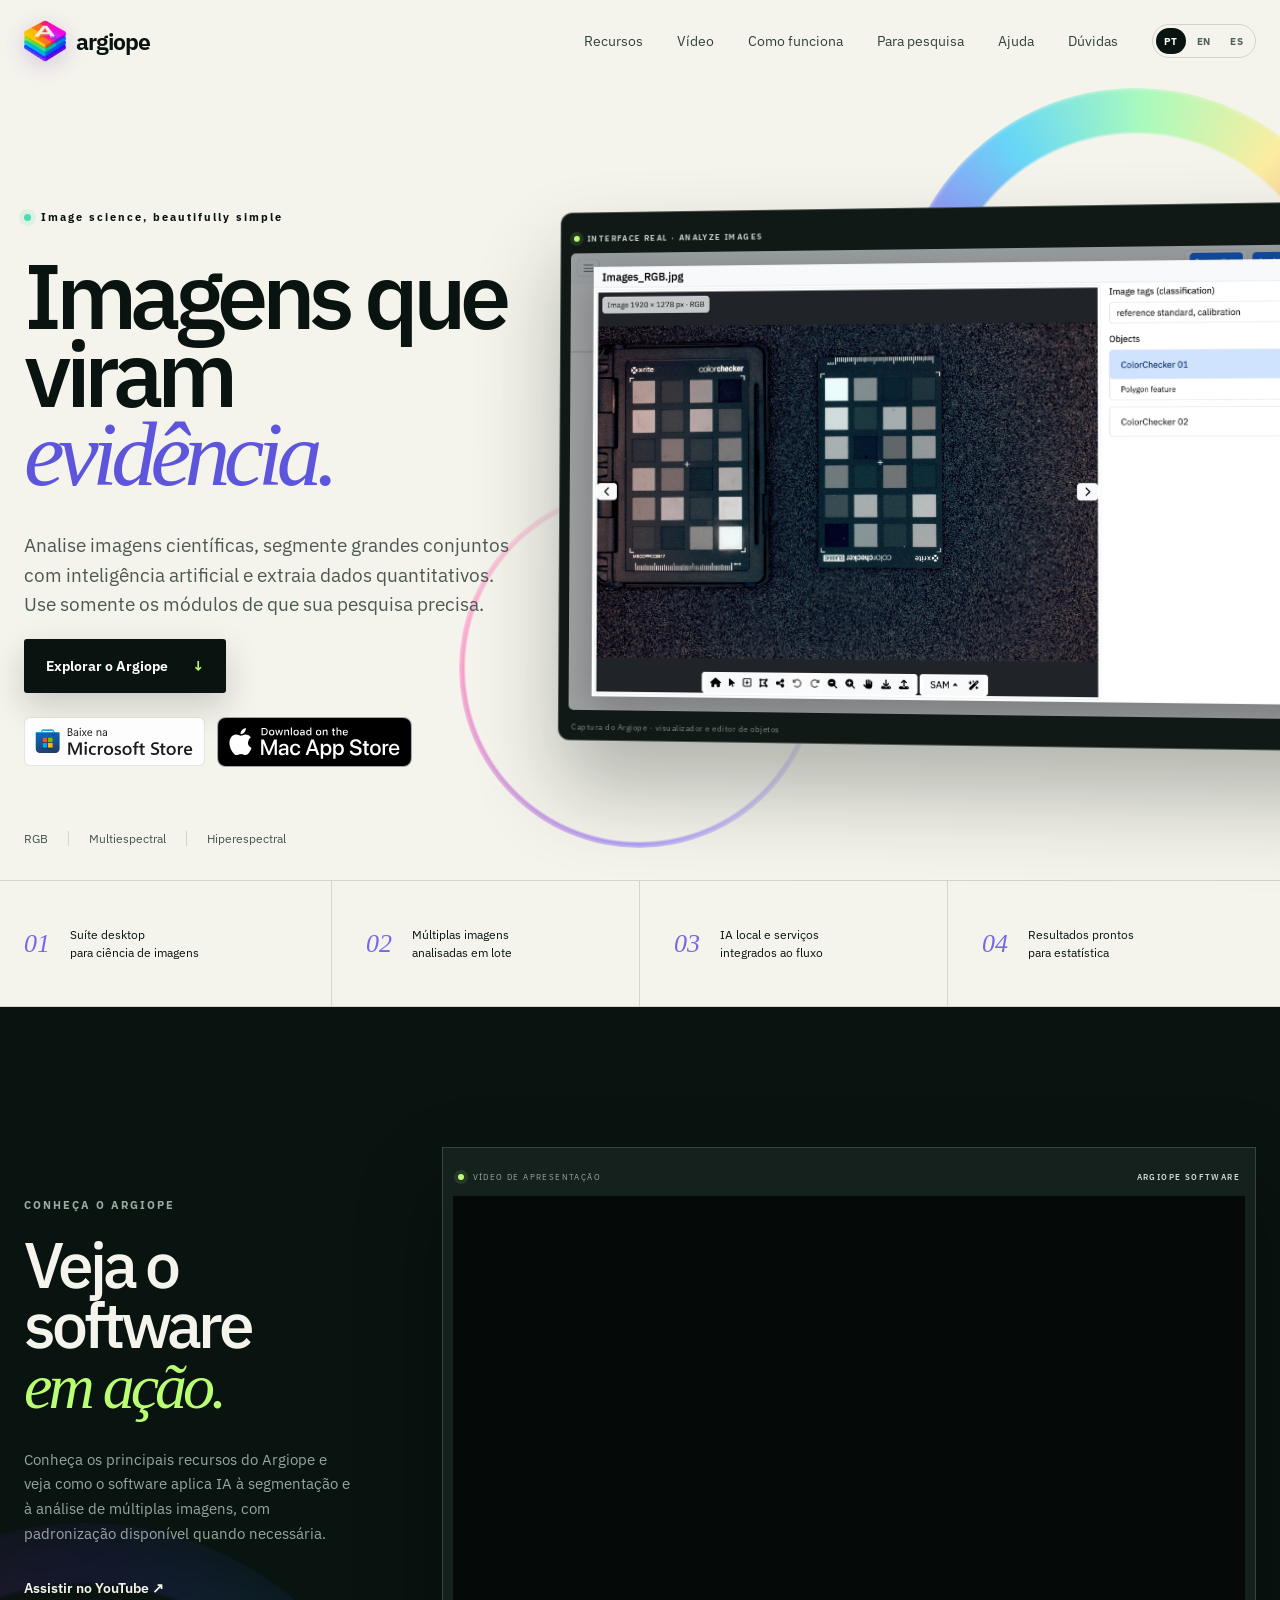
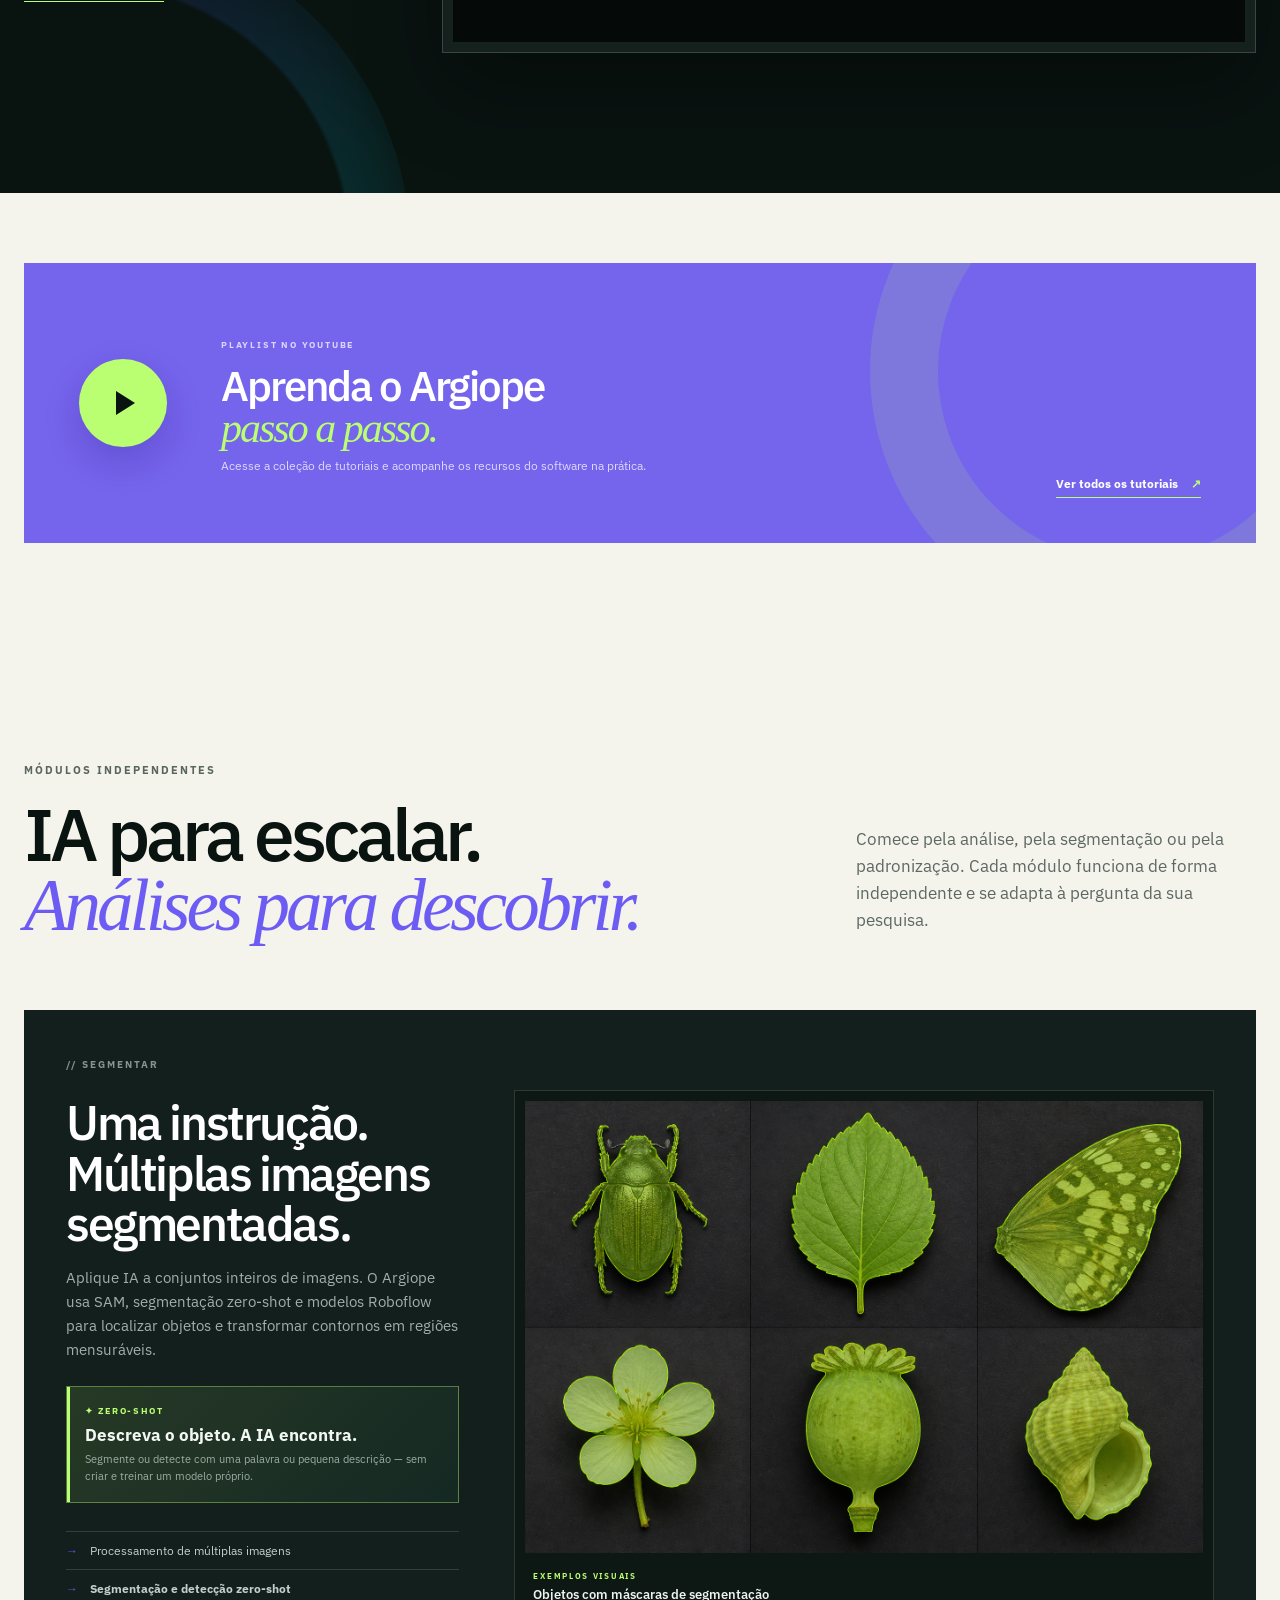
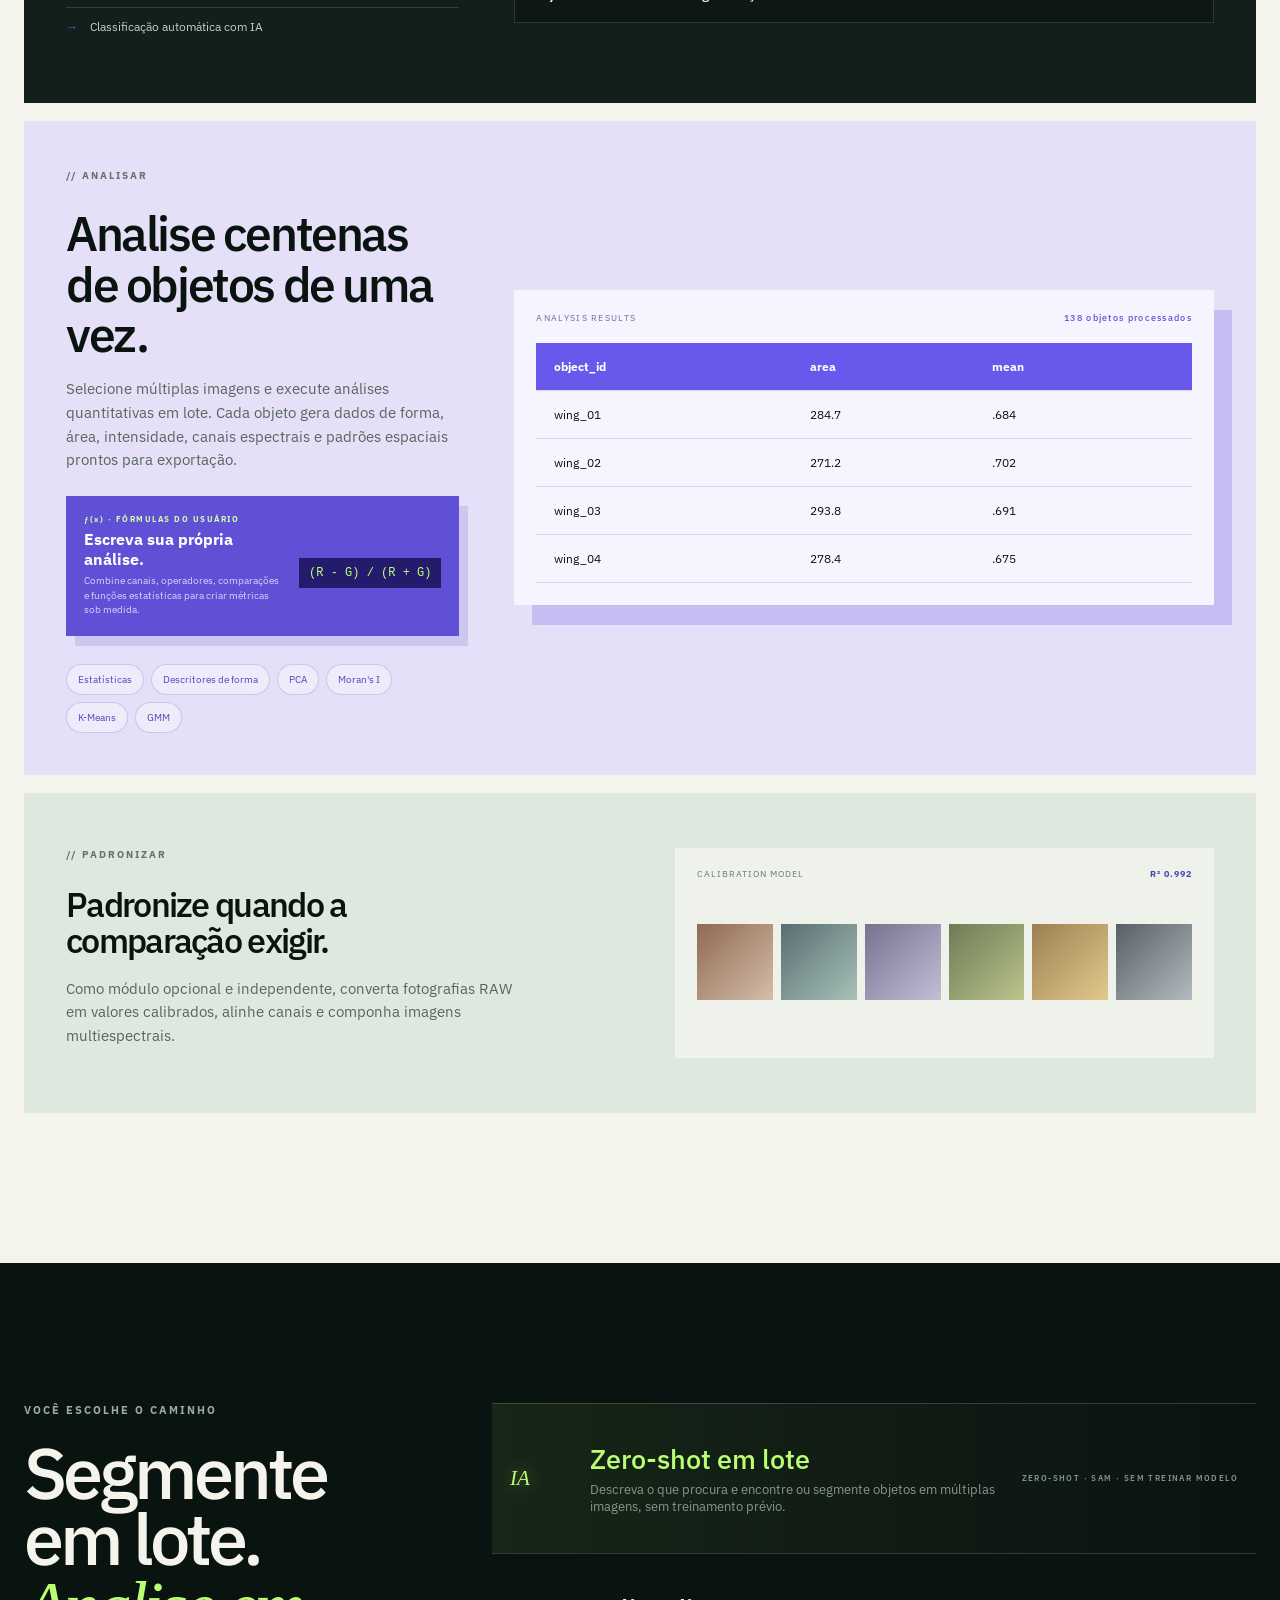
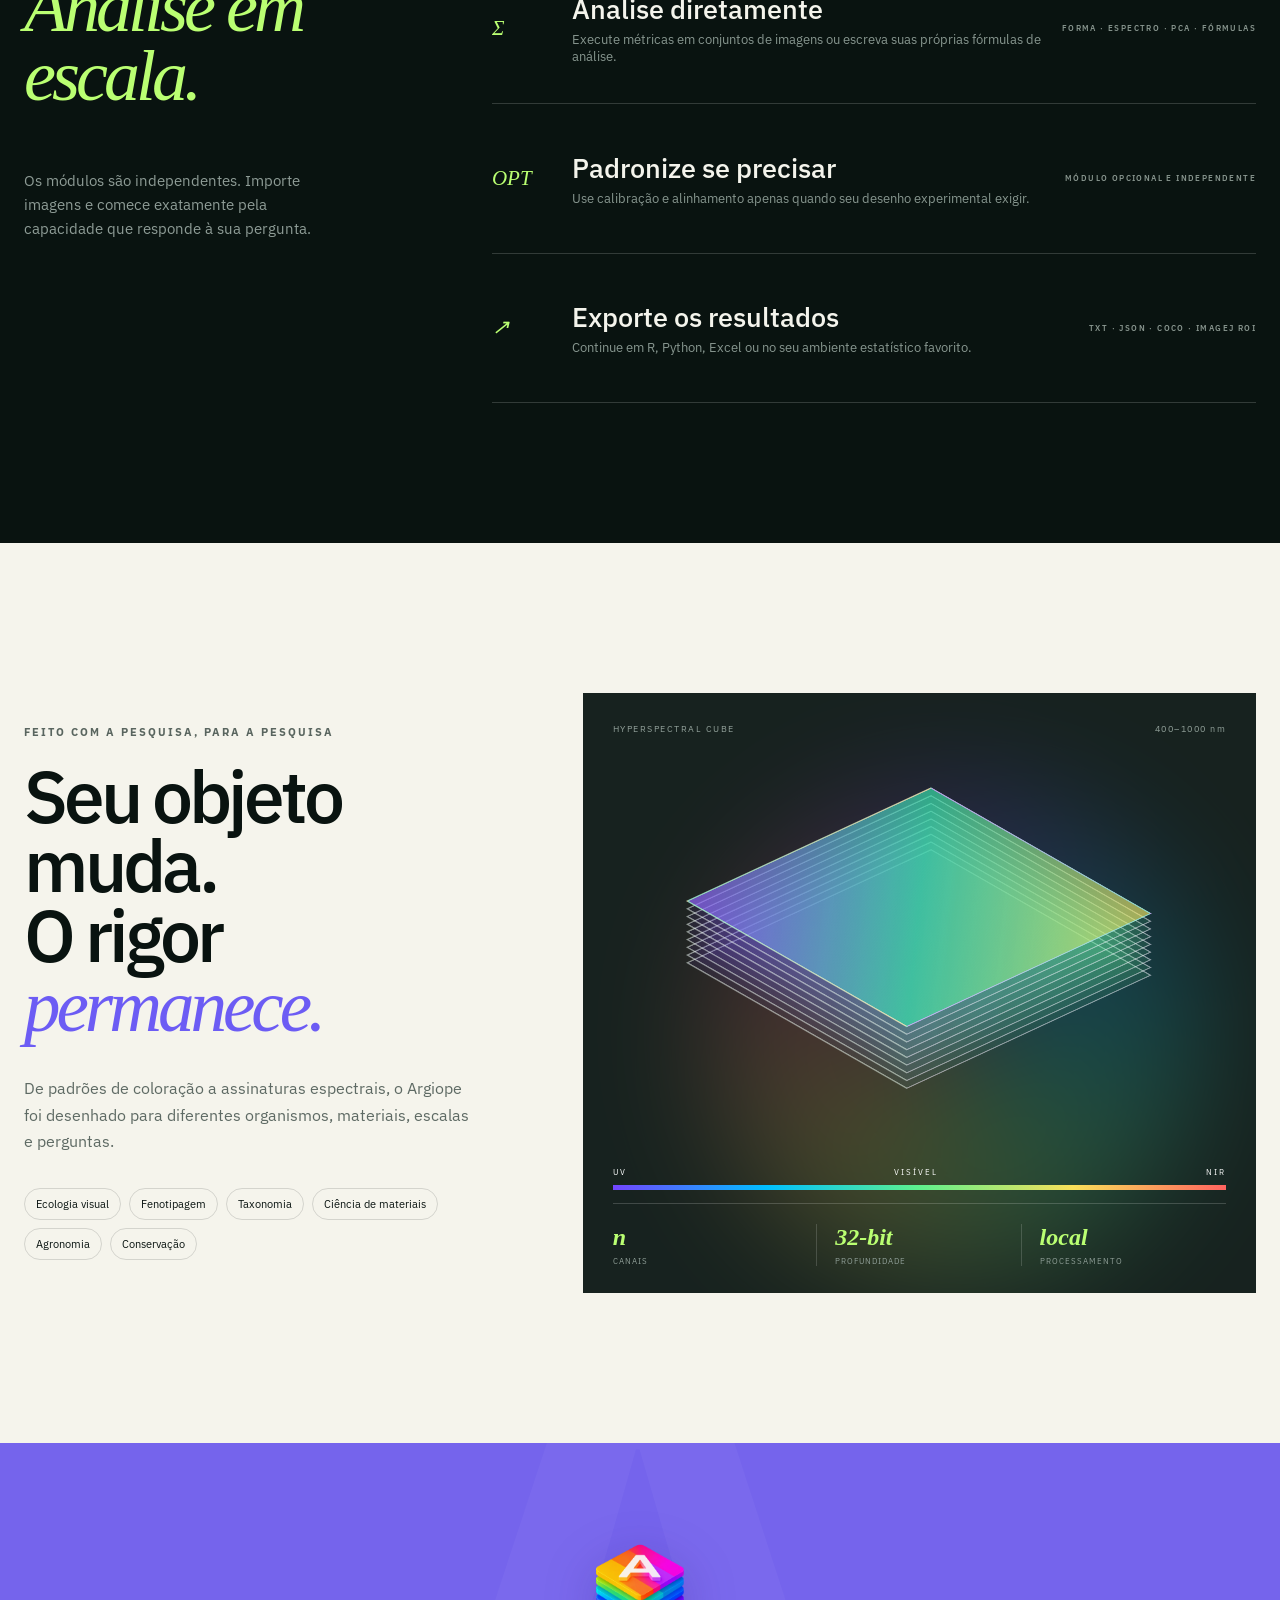
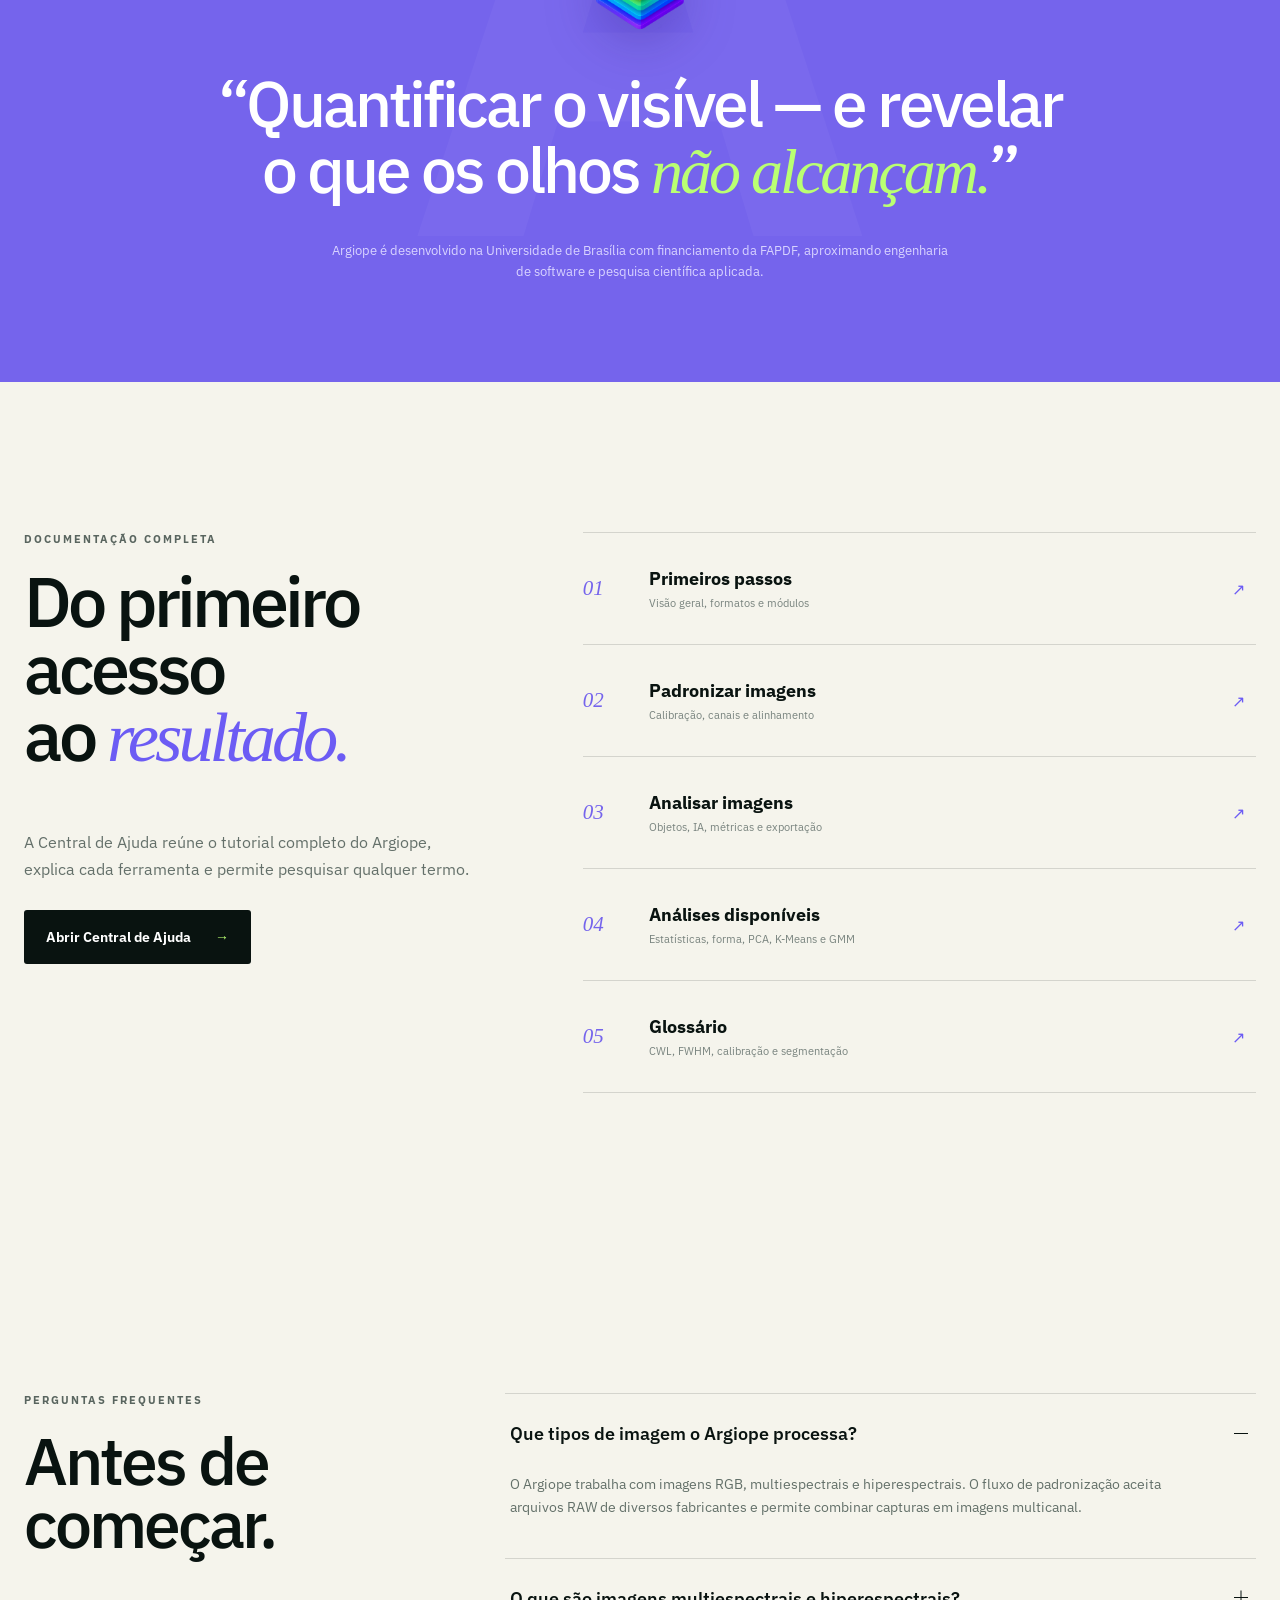
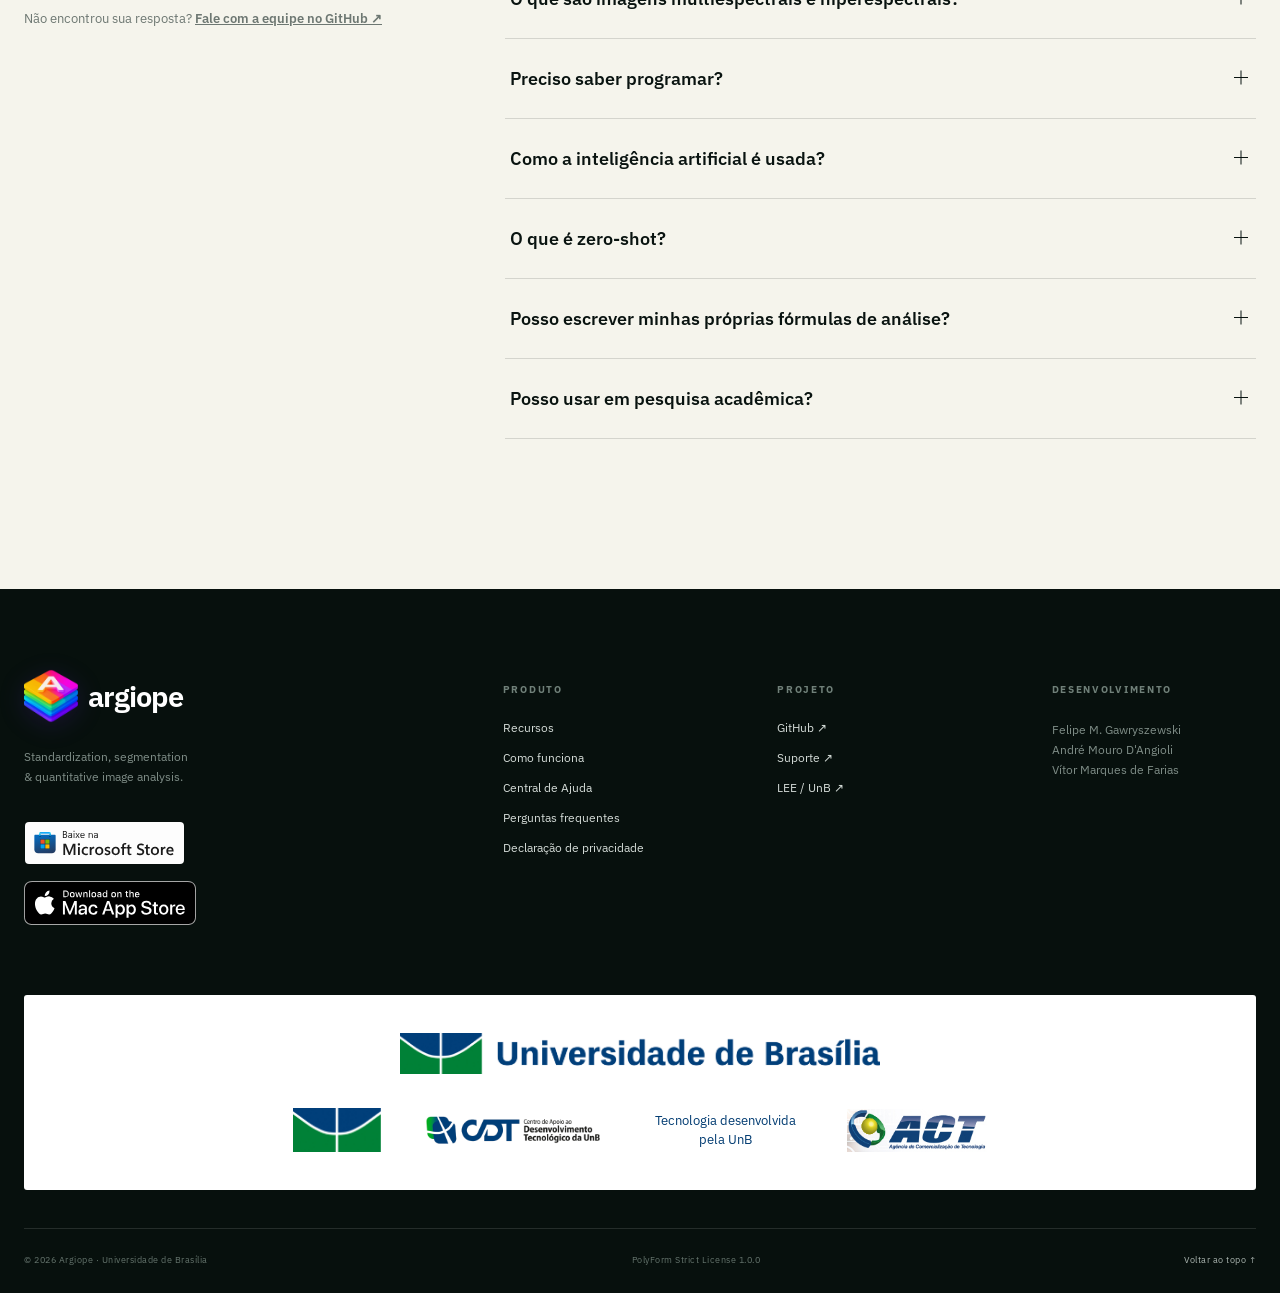
<file: index-pt.html>
<!doctype html>
<html lang="pt-BR">
<head>
  <meta charset="utf-8">
  <meta name="viewport" content="width=device-width, initial-scale=1">
  <meta name="description" content="Argiope: padronização, segmentação e análise quantitativa de imagens RGB, multiespectrais e hiperespectrais.">
  <meta name="theme-color" content="#091310">
  <meta property="og:type" content="website">
  <meta property="og:locale" content="pt_BR">
  <meta property="og:title" content="Argiope — Imagens que viram evidência">
  <meta property="og:description" content="Padronize, segmente e analise imagens científicas em um fluxo visual assistido por IA.">
  <meta property="og:image" content="assets/argiope-logo.png?v=b9d632a010e6">
  <title>Argiope — Imagens que viram evidência</title>
  <link rel="icon" href="assets/argiope-logo.png?v=b9d632a010e6">
  <link rel="stylesheet" href="styles.css?v=70e8c110591d">
  <link rel="alternate" hreflang="pt-BR" href="index-pt.html">
  <link rel="alternate" hreflang="en" href="index-en.html">
  <link rel="alternate" hreflang="es" href="index-es.html">
  <link rel="alternate" hreflang="x-default" href="index.html">
  <noscript><style>.reveal{opacity:1;transform:none}</style></noscript>
  <script type="application/ld+json">
    {
      "@context": "https://schema.org",
      "@type": "SoftwareApplication",
      "name": "Argiope",
      "applicationCategory": "ScienceApplication",
      "operatingSystem": "Windows, macOS",
      "description": "Suíte desktop para padronização, segmentação e análise quantitativa de imagens RGB, multiespectrais e hiperespectrais.",
      "license": "https://polyformproject.org/licenses/strict/1.0.0/",
      "codeRepository": "https://github.com/argiopeLab/Argiope"
    }
  </script>
</head>
<body data-menu-open="Abrir menu" data-menu-close="Fechar menu">
  <a class="skip-link" href="#conteudo">Pular para o conteúdo</a>

  <header class="site-header" id="topo">
    <div class="nav-wrap shell">
      <a class="brand" href="#topo" aria-label="Argiope, início">
        <img src="assets/argiope-logo.png?v=b9d632a010e6" alt="" width="42" height="42">
        <span>argiope</span>
      </a>
      <button class="menu-toggle" aria-expanded="false" aria-controls="menu-principal" aria-label="Abrir menu">
        <span></span><span></span>
      </button>
      <nav id="menu-principal" class="main-nav" aria-label="Navegação principal">
        <a href="#recursos">Recursos</a>
        <a href="#video">Vídeo</a>
        <a href="#fluxo">Como funciona</a>
        <a href="#pesquisa">Para pesquisa</a>
        <a href="ajuda.html">Ajuda</a>
        <a href="#faq">Dúvidas</a>
        <div class="language-switcher" aria-label="Selecionar idioma">
          <a href="index-pt.html" lang="pt-BR" hreflang="pt-BR" aria-current="page">PT</a>
          <a href="index-en.html" lang="en" hreflang="en">EN</a>
          <a href="index-es.html" lang="es" hreflang="es">ES</a>
        </div>
      </nav>
    </div>
  </header>

  <main id="conteudo">
    <section class="hero shell">
      <div class="hero-copy reveal">
        <div class="eyebrow"><i></i> Image science, beautifully simple</div>
        <h1>Imagens que<br>viram <em>evidência.</em></h1>
        <p class="hero-lead">Analise imagens científicas, segmente grandes conjuntos com inteligência artificial e extraia dados quantitativos. Use somente os módulos de que sua pesquisa precisa.</p>
        <div class="hero-actions">
          <a class="button button-primary" href="#recursos">Explorar o Argiope <span aria-hidden="true">↓</span></a>
        </div>
        <div class="download-options">
          <a class="store-badge store-badge-hero" href="https://apps.microsoft.com/detail/9N33VQRPGR9X" target="_blank" rel="noopener noreferrer" aria-label="Baixar o Argiope na Microsoft Store">
            <img src="assets/microsoft-store-badge.svg" alt="Baixar na Microsoft Store" width="161" height="44">
          </a>
          <a class="store-badge store-badge-mac store-badge-hero" href="https://apps.apple.com/app/argiope/id6822448514" target="_blank" rel="noopener noreferrer" aria-label="Baixar o Argiope na Mac App Store">
            <img src="assets/mac-app-store-badge.svg" alt="Baixar na Mac App Store" width="156.10054" height="40">
          </a>
        </div>
        <div class="hero-meta" aria-label="Compatibilidade">
          <span>RGB</span><span>Multiespectral</span><span>Hiperespectral</span>
        </div>
      </div>

      <div class="hero-visual reveal" style="--delay: .12s">
        <div class="spectrum-orbit orbit-one"></div>
        <div class="spectrum-orbit orbit-two"></div>
        <figure class="product-shot">
          <div class="shot-label"><i></i> INTERFACE REAL · ANALYZE IMAGES</div>
          <img src="assets/argiope-interface.jpg" alt="Interface real do Argiope exibindo uma imagem de padrões ColorChecker, ferramentas de anotação, seleção do modelo SAM, tags e lista de objetos." width="1440" height="900">
          <figcaption>Captura do Argiope · visualizador e editor de objetos</figcaption>
        </figure>
      </div>
    </section>

    <section class="proof-strip" aria-label="Resumo do produto">
      <div class="shell proof-grid reveal">
        <div><b>01</b><span>Suíte desktop<br>para ciência de imagens</span></div>
        <div><b>02</b><span>Múltiplas imagens<br>analisadas em lote</span></div>
        <div><b>03</b><span>IA local e serviços<br>integrados ao fluxo</span></div>
        <div><b>04</b><span>Resultados prontos<br>para estatística</span></div>
      </div>
    </section>

    <section class="video-section" id="video">
      <div class="shell video-grid">
        <div class="video-copy reveal">
          <span class="kicker light">CONHEÇA O ARGIOPE</span>
          <h2>Veja o software<br><em>em ação.</em></h2>
          <p>Conheça os principais recursos do Argiope e veja como o software aplica IA à segmentação e à análise de múltiplas imagens, com padronização disponível quando necessária.</p>
          <a class="text-link video-link" href="https://youtu.be/IZ79rgv7XCg" target="_blank" rel="noreferrer">Assistir no YouTube <span aria-hidden="true">↗</span></a>
        </div>
        <div class="video-player-wrap reveal" style="--delay:.12s">
          <div class="video-player-label"><i></i><span>VÍDEO DE APRESENTAÇÃO</span><b>ARGIOPE SOFTWARE</b></div>
          <div class="video-player">
            <iframe src="https://www.youtube-nocookie.com/embed/IZ79rgv7XCg?rel=0" title="Argiope Software — principais recursos" loading="lazy" allow="accelerometer; autoplay; clipboard-write; encrypted-media; gyroscope; picture-in-picture; web-share" referrerpolicy="strict-origin-when-cross-origin" allowfullscreen></iframe>
          </div>
        </div>
      </div>
    </section>

    <section class="tutorial-strip">
      <a class="shell tutorial-playlist reveal" href="https://www.youtube.com/playlist?list=PLUFucDpEwd5Pwd0zafdGdwaZ3mjYi294B" target="_blank" rel="noreferrer">
        <span class="tutorial-play"><i></i></span>
        <div><small>PLAYLIST NO YOUTUBE</small><h2>Aprenda o Argiope<br><em>passo a passo.</em></h2><p>Acesse a coleção de tutoriais e acompanhe os recursos do software na prática.</p></div>
        <b>Ver todos os tutoriais <span aria-hidden="true">↗</span></b>
      </a>
    </section>

    <section class="section shell" id="recursos">
      <div class="section-heading reveal">
        <div><span class="kicker">MÓDULOS INDEPENDENTES</span><h2>IA para escalar.<br><em>Análises para descobrir.</em></h2></div>
        <p>Comece pela análise, pela segmentação ou pela padronização. Cada módulo funciona de forma independente e se adapta à pergunta da sua pesquisa.</p>
      </div>
      <div class="feature-bento">
        <article class="feature-card feature-ai feature-prominent reveal">
          <div class="feature-copy"><span class="number">// SEGMENTAR</span><h3>Uma instrução.<br>Múltiplas imagens segmentadas.</h3><p>Aplique IA a conjuntos inteiros de imagens. O Argiope usa SAM, segmentação zero-shot e modelos Roboflow para localizar objetos e transformar contornos em regiões mensuráveis.</p><div class="zero-shot-callout"><span>✦ ZERO-SHOT</span><strong>Descreva o objeto. A IA encontra.</strong><small>Segmente ou detecte com uma palavra ou pequena descrição — sem criar e treinar um modelo próprio.</small></div><ul><li>Processamento de múltiplas imagens</li><li><strong>Segmentação e detecção zero-shot</strong></li><li>Classificação automática com IA</li></ul></div>
          <figure class="segmentation-examples">
            <img src="assets/segmented-specimens.jpg" alt="Seis fotografias de espécimes científicos — besouro, folha, asa de borboleta, flor, fruto e concha — com máscaras e contornos de segmentação." width="1536" height="1024">
            <figcaption><span>EXEMPLOS VISUAIS</span><b>Objetos com máscaras de segmentação</b></figcaption>
          </figure>
        </article>

        <article class="feature-card feature-data feature-prominent reveal" style="--delay:.08s">
          <div class="feature-copy"><span class="number">// ANALISAR</span><h3>Analise centenas de objetos de uma vez.</h3><p>Selecione múltiplas imagens e execute análises quantitativas em lote. Cada objeto gera dados de forma, área, intensidade, canais espectrais e padrões espaciais prontos para exportação.</p><div class="formula-callout"><span>ƒ(x) · FÓRMULAS DO USUÁRIO</span><strong>Escreva sua própria análise.</strong><code>(R - G) / (R + G)</code><small>Combine canais, operadores, comparações e funções estatísticas para criar métricas sob medida.</small></div><div class="analysis-chips"><span>Estatísticas</span><span>Descritores de forma</span><span>PCA</span><span>Moran's I</span><span>K-Means</span><span>GMM</span></div></div>
          <div class="batch-results" aria-hidden="true"><div class="results-head"><span>ANALYSIS RESULTS</span><b>138 objetos processados</b></div><div class="data-table"><div><b>object_id</b><b>area</b><b>mean</b></div><div><span>wing_01</span><span>284.7</span><span>.684</span></div><div><span>wing_02</span><span>271.2</span><span>.702</span></div><div><span>wing_03</span><span>293.8</span><span>.691</span></div><div><span>wing_04</span><span>278.4</span><span>.675</span></div></div></div>
        </article>

        <article class="feature-card feature-standardize feature-compact reveal" style="--delay:.1s">
          <div class="feature-copy"><span class="number">// PADRONIZAR</span><h3>Padronize quando a comparação exigir.</h3><p>Como módulo opcional e independente, converta fotografias RAW em valores calibrados, alinhe canais e componha imagens multiespectrais.</p></div>
          <div class="compact-calibration" aria-hidden="true"><span>CALIBRATION MODEL</span><b>R² 0.992</b><i></i><i></i><i></i><i></i><i></i><i></i></div>
        </article>
      </div>
    </section>

    <section class="workflow-section" id="fluxo">
      <div class="shell">
        <div class="workflow-heading reveal"><span class="kicker light">VOCÊ ESCOLHE O CAMINHO</span><h2>Segmente em lote.<br><em>Analise em escala.</em></h2><p>Os módulos são independentes. Importe imagens e comece exatamente pela capacidade que responde à sua pergunta.</p></div>
        <ul class="workflow-list">
          <li class="reveal workflow-zero-shot"><span>IA</span><div><h3>Zero-shot em lote</h3><p>Descreva o que procura e encontre ou segmente objetos em múltiplas imagens, sem treinamento prévio.</p></div><b>ZERO-SHOT · SAM · SEM TREINAR MODELO</b></li>
          <li class="reveal"><span>Σ</span><div><h3>Analise diretamente</h3><p>Execute métricas em conjuntos de imagens ou escreva suas próprias fórmulas de análise.</p></div><b>FORMA · ESPECTRO · PCA · FÓRMULAS</b></li>
          <li class="reveal"><span>OPT</span><div><h3>Padronize se precisar</h3><p>Use calibração e alinhamento apenas quando seu desenho experimental exigir.</p></div><b>MÓDULO OPCIONAL E INDEPENDENTE</b></li>
          <li class="reveal"><span>↗</span><div><h3>Exporte os resultados</h3><p>Continue em R, Python, Excel ou no seu ambiente estatístico favorito.</p></div><b>TXT · JSON · COCO · IMAGEJ ROI</b></li>
        </ul>
      </div>
    </section>

    <section class="section science shell" id="pesquisa">
      <div class="science-copy reveal">
        <span class="kicker">FEITO COM A PESQUISA, PARA A PESQUISA</span>
        <h2>Seu objeto muda.<br>O rigor <em>permanece.</em></h2>
        <p>De padrões de coloração a assinaturas espectrais, o Argiope foi desenhado para diferentes organismos, materiais, escalas e perguntas.</p>
        <div class="use-tags"><span>Ecologia visual</span><span>Fenotipagem</span><span>Taxonomia</span><span>Ciência de materiais</span><span>Agronomia</span><span>Conservação</span></div>
      </div>
      <div class="spectrum-card reveal" style="--delay:.12s">
        <div class="spectrum-head"><span>HYPERSPECTRAL CUBE</span><span>400–1000 nm</span></div>
        <div class="cube" aria-hidden="true"><i></i><i></i><i></i><i></i><i></i><i></i><i></i><i></i><i></i></div>
        <div class="wave-labels"><span>UV</span><span>VISÍVEL</span><span>NIR</span></div>
        <div class="science-stats"><div><b>n</b><span>canais</span></div><div><b>32-bit</b><span>profundidade</span></div><div><b>local</b><span>processamento</span></div></div>
      </div>
    </section>

    <section class="quote-section">
      <div class="shell quote-wrap reveal">
        <img src="assets/argiope-logo.png?v=b9d632a010e6" alt="" width="88" height="88">
        <blockquote>“Quantificar o visível — e revelar<br>o que os olhos <em>não alcançam.</em>”</blockquote>
        <p>Argiope é desenvolvido na Universidade de Brasília com financiamento da FAPDF, aproximando engenharia de software e pesquisa científica aplicada.</p>
      </div>
    </section>

    <section class="section help-hub shell" id="ajuda">
      <div class="help-hub-heading reveal">
        <span class="kicker">DOCUMENTAÇÃO COMPLETA</span>
        <h2>Do primeiro acesso<br>ao <em>resultado.</em></h2>
        <p>A Central de Ajuda reúne o tutorial completo do Argiope, explica cada ferramenta e permite pesquisar qualquer termo.</p>
        <a class="button button-dark" href="ajuda.html">Abrir Central de Ajuda <span aria-hidden="true">→</span></a>
      </div>
      <div class="help-topics reveal" style="--delay:.1s">
        <a href="ajuda.html#introduction"><span>01</span><div><b>Primeiros passos</b><small>Visão geral, formatos e módulos</small></div><i>↗</i></a>
        <a href="ajuda.html#standardize"><span>02</span><div><b>Padronizar imagens</b><small>Calibração, canais e alinhamento</small></div><i>↗</i></a>
        <a href="ajuda.html#analyze"><span>03</span><div><b>Analisar imagens</b><small>Objetos, IA, métricas e exportação</small></div><i>↗</i></a>
        <a href="ajuda.html#analysis-additional"><span>04</span><div><b>Análises disponíveis</b><small>Estatísticas, forma, PCA, K-Means e GMM</small></div><i>↗</i></a>
        <a href="ajuda.html#terminology"><span>05</span><div><b>Glossário</b><small>CWL, FWHM, calibração e segmentação</small></div><i>↗</i></a>
      </div>
    </section>

    <section class="section faq shell" id="faq">
      <div class="faq-intro reveal"><span class="kicker">PERGUNTAS FREQUENTES</span><h2>Antes de<br>começar.</h2><p>Não encontrou sua resposta? <a href="https://github.com/argiopeLab/Argiope/issues/" target="_blank" rel="noreferrer">Fale com a equipe no GitHub ↗</a></p></div>
      <div class="faq-list reveal" style="--delay:.1s">
        <details open><summary>Que tipos de imagem o Argiope processa?<i></i></summary><p>O Argiope trabalha com imagens RGB, multiespectrais e hiperespectrais. O fluxo de padronização aceita arquivos RAW de diversos fabricantes e permite combinar capturas em imagens multicanal.</p></details>
        <details><summary>O que são imagens multiespectrais e hiperespectrais?<i></i></summary><p>Imagens <strong>multiespectrais</strong> registram um objeto em algumas faixas específicas do espectro, como ultravioleta, luz visível e infravermelho. Imagens <strong>hiperespectrais</strong> registram dezenas ou centenas de faixas estreitas e contínuas, formando uma assinatura espectral detalhada para cada pixel. O Argiope permite visualizar, combinar e analisar os canais desses dois tipos de imagem.</p></details>
        <details><summary>Preciso saber programar?<i></i></summary><p>Não. Os fluxos principais são visuais. Os resultados podem ser exportados para quem quiser continuar a análise em R, Python, Excel ou outro software estatístico.</p></details>
        <details><summary>Como a inteligência artificial é usada?<i></i></summary><p>Modelos integrados podem segmentar objetos, detectar padrões de referência e classificar imagens. Há opções locais e integrações opcionais com Roboflow e Gemini.</p></details>
        <details><summary>O que é zero-shot?<i></i></summary><p>Zero-shot é uma forma de usar inteligência artificial sem treinar um modelo específico para o seu conjunto de imagens. Você descreve em palavras o objeto que procura — por exemplo, “asa de borboleta” ou “folha” — e o Argiope pode detectar ou segmentar esses objetos em uma ou em múltiplas imagens.</p></details>
        <details><summary>Posso escrever minhas próprias fórmulas de análise?<i></i></summary><p>Sim. O Argiope permite criar métricas personalizadas usando os canais da imagem, operações matemáticas, comparações e funções como média, mediana, desvio-padrão, soma e contagem. Por exemplo, a expressão <code>(R - G) / (R + G)</code> calcula uma diferença normalizada para os pixels de cada objeto.</p></details>
        <details><summary>Posso usar em pesquisa acadêmica?<i></i></summary><p>Sim. O software usa a PolyForm Strict License 1.0.0 para usos não comerciais. Consulte os termos completos e a forma de citação antes de publicar.</p></details>
      </div>
    </section>

  </main>

  <footer class="footer">
    <div class="shell footer-grid">
      <div class="footer-brand"><a class="brand brand-light" href="#topo"><img src="assets/argiope-logo.png?v=b9d632a010e6" alt="" width="54" height="54"><span>argiope</span></a><p>Standardization, segmentation<br>&amp; quantitative image analysis.</p><a class="store-badge store-badge-footer" href="https://apps.microsoft.com/detail/9N33VQRPGR9X" target="_blank" rel="noopener noreferrer" aria-label="Baixar o Argiope na Microsoft Store"><img src="assets/microsoft-store-badge.svg" alt="Baixar na Microsoft Store" width="161" height="44"></a><a class="store-badge store-badge-mac store-badge-footer" href="https://apps.apple.com/app/argiope/id6822448514" target="_blank" rel="noopener noreferrer" aria-label="Baixar o Argiope na Mac App Store"><img src="assets/mac-app-store-badge.svg" alt="Baixar na Mac App Store" width="156.10054" height="40"></a></div>
      <div><h3>Produto</h3><a href="#recursos">Recursos</a><a href="#fluxo">Como funciona</a><a href="ajuda.html">Central de Ajuda</a><a href="#faq">Perguntas frequentes</a><a href="privacy.html#pt">Declaração de privacidade</a></div>
      <div><h3>Projeto</h3><a href="https://github.com/argiopeLab/Argiope" target="_blank" rel="noreferrer">GitHub ↗</a><a href="https://github.com/argiopeLab/Argiope/issues/" target="_blank" rel="noreferrer">Suporte ↗</a><a href="https://lee.unb.br/" target="_blank" rel="noreferrer">LEE / UnB ↗</a></div>
      <div><h3>Desenvolvimento</h3><p>Felipe M. Gawryszewski<br>André Mouro D'Angioli<br>Vítor Marques de Farias</p></div>
    </div>
    <div class="shell institutional-brands" role="group" aria-label="Marcas institucionais">
      <img class="institutional-brand-primary" src="assets/universidade-brasilia.jpg" alt="Universidade de Brasília" width="480" height="41" style="max-width:100%;height:auto" loading="lazy">
      <div class="institutional-brands-secondary">
        <img class="institutional-brand-symbol" src="assets/unb-symbol.svg" alt="Símbolo da Universidade de Brasília" width="88" height="44" style="max-width:100%;height:auto" loading="lazy">
        <img class="institutional-brand-cdt" src="assets/cdt-logo.png" alt="CDT — Centro de Apoio ao Desenvolvimento Tecnológico" width="180" height="39" style="max-width:100%;height:auto" loading="lazy">
        <!-- Replace this text with the official technology seal when its standalone file is available. -->
        <p class="institutional-brand-technology">Tecnologia desenvolvida pela UnB</p>
        <img class="institutional-brand-act" src="assets/act-logo.svg" alt="ACT — Agência de Comercialização de Tecnologia" width="140" height="43" style="max-width:100%;height:auto" loading="lazy">
      </div>
    </div>
    <div class="shell footer-bottom"><span>© 2026 Argiope · Universidade de Brasília</span><span>PolyForm Strict License 1.0.0</span><a href="#topo">Voltar ao topo ↑</a></div>
  </footer>

  <script src="script.js"></script>
</body>
</html>
</file>
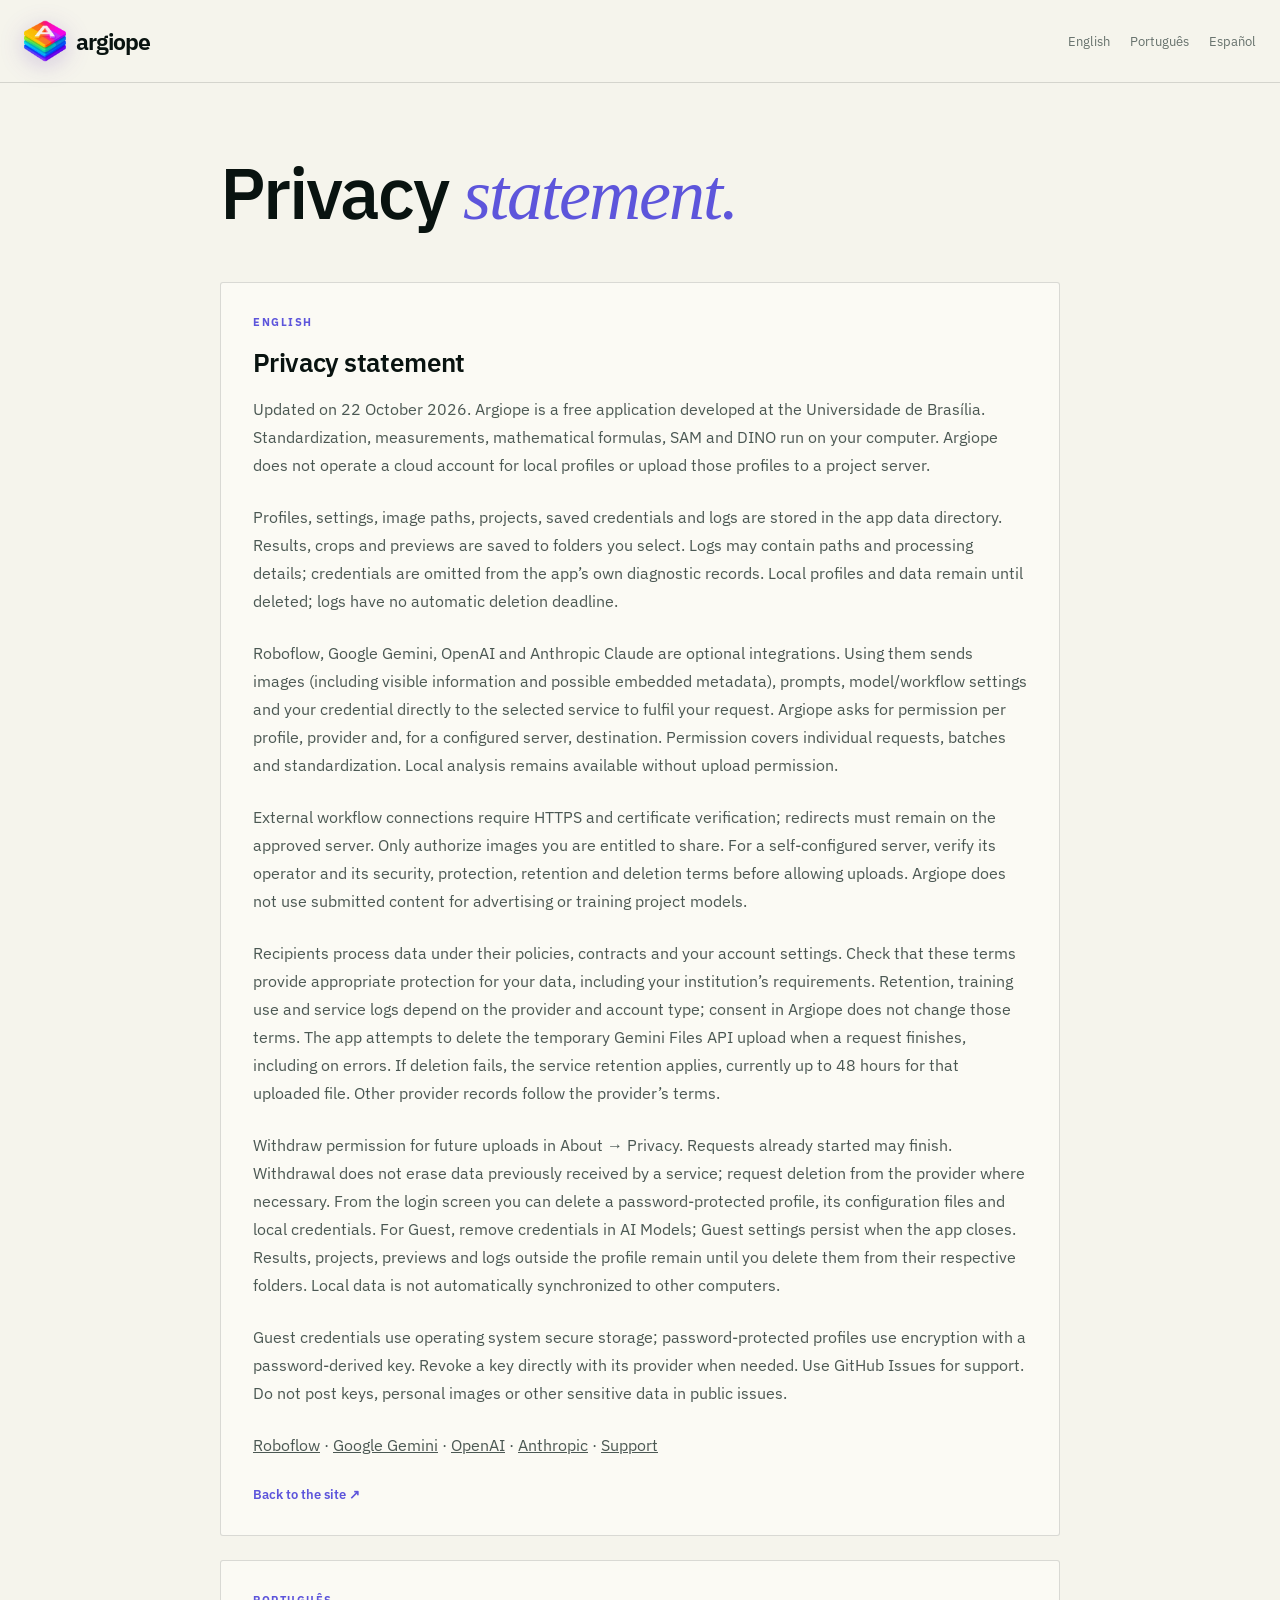
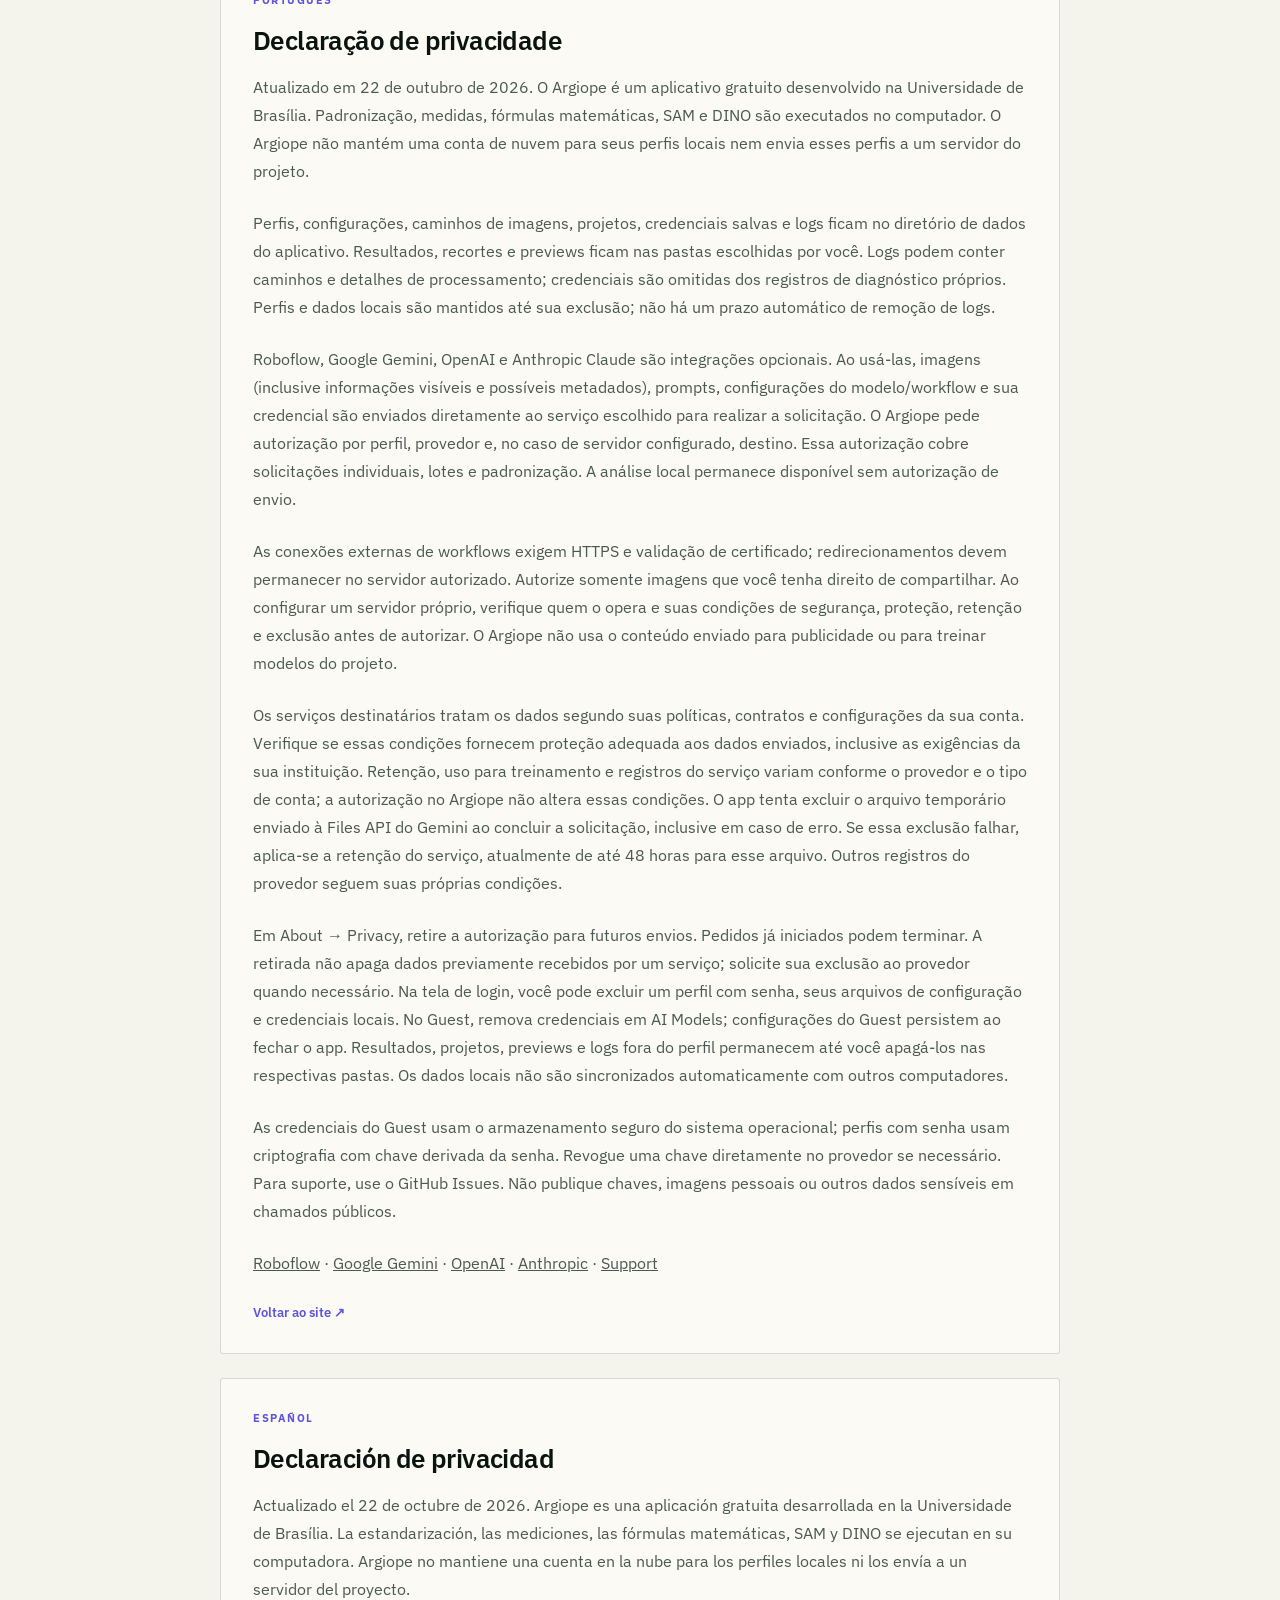
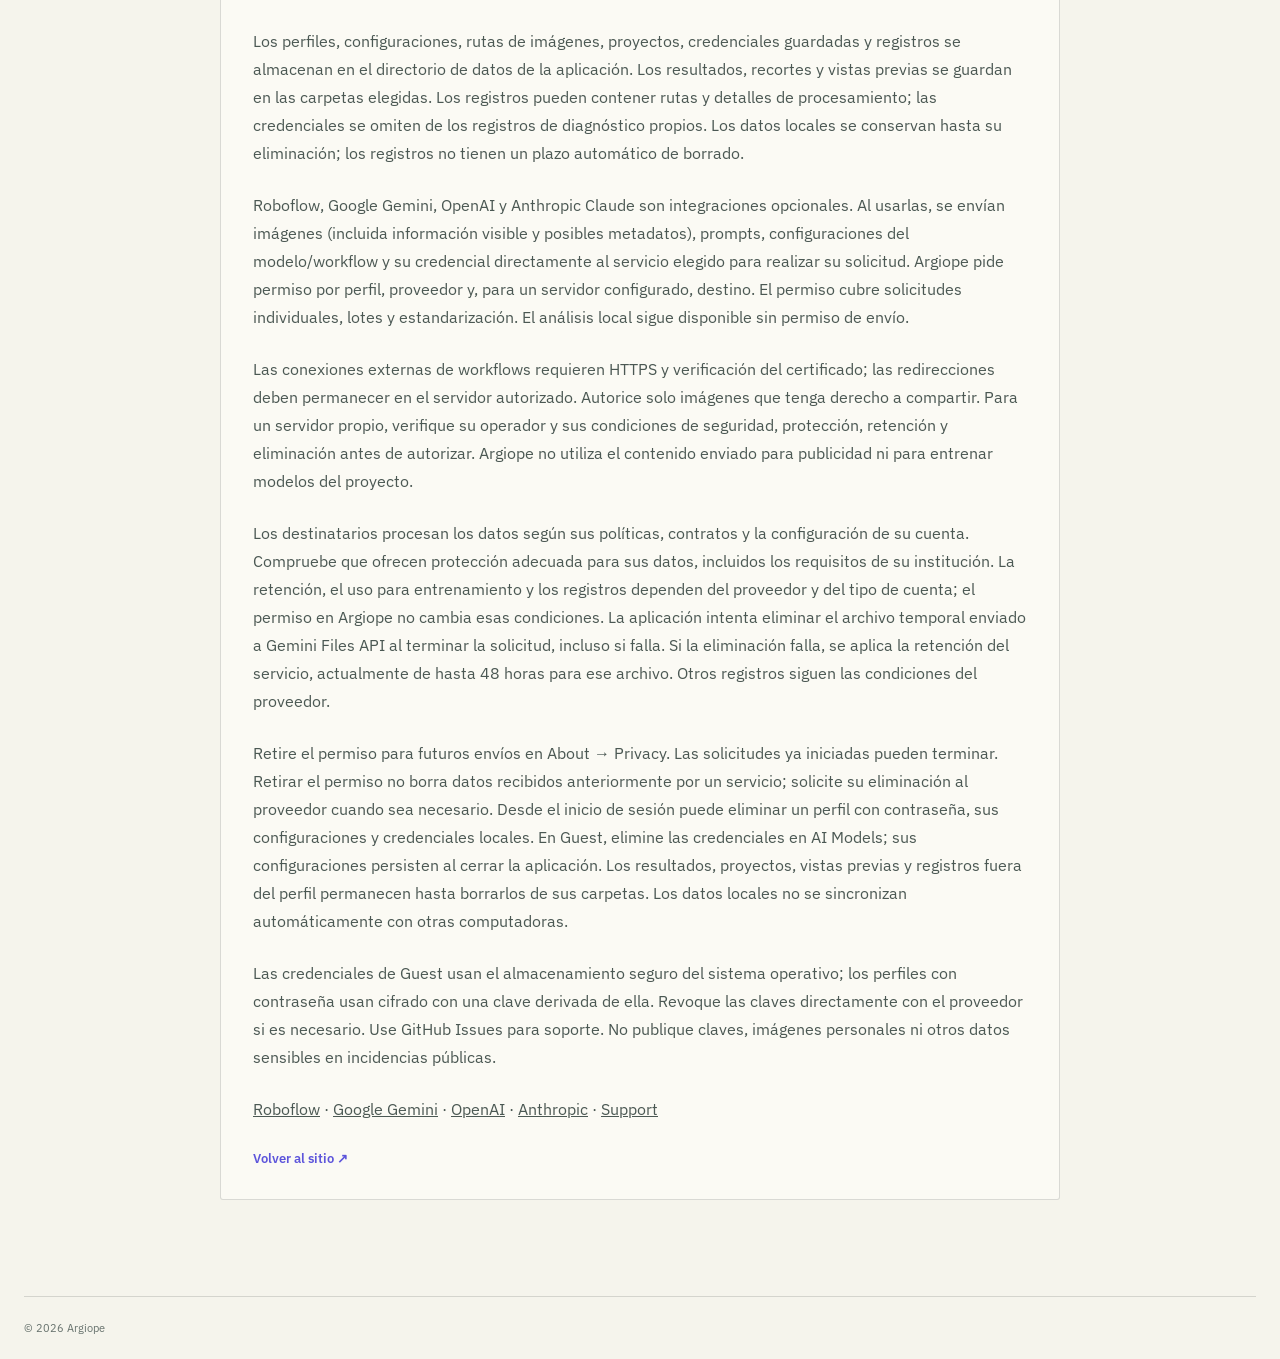
<file: privacy.html>
<!doctype html>
<html lang="en">
<head>
  <meta charset="utf-8">
  <meta name="viewport" content="width=device-width, initial-scale=1">
  <meta name="description" content="Argiope app privacy statement in English, Portuguese, and Spanish.">
  <meta name="theme-color" content="#091310">
  <title>Privacy statement — Argiope</title>
  <link rel="icon" href="assets/argiope-logo.png?v=b9d632a010e6">
  <link rel="stylesheet" href="styles.css">
  <link rel="stylesheet" href="privacy.css">
</head>
<body class="privacy-page">
  <a class="skip-link" href="#content">Skip to content</a>

  <header class="privacy-header">
    <div class="shell privacy-nav">
      <a class="brand" href="index.html" aria-label="Argiope, home">
        <img src="assets/argiope-logo.png?v=b9d632a010e6" alt="" width="42" height="42">
        <span>argiope</span>
      </a>
      <nav class="privacy-languages" aria-label="Statement languages">
        <a href="#en" lang="en" hreflang="en">English</a>
        <a href="#pt" lang="pt-BR" hreflang="pt-BR">Português</a>
        <a href="#es" lang="es" hreflang="es">Español</a>
      </nav>
    </div>
  </header>

  <main class="shell privacy-content" id="content">
    <h1>Privacy <em>statement.</em></h1>

    <section class="privacy-statement" id="en" lang="en" aria-labelledby="privacy-title-en">
      <span class="privacy-language">English</span>
      <h2 id="privacy-title-en">Privacy statement</h2>
      <p>Updated on 22 October 2026. Argiope is a free application developed at the Universidade de Brasília. Standardization, measurements, mathematical formulas, SAM and DINO run on your computer. Argiope does not operate a cloud account for local profiles or upload those profiles to a project server.</p>
      <p>Profiles, settings, image paths, projects, saved credentials and logs are stored in the app data directory. Results, crops and previews are saved to folders you select. Logs may contain paths and processing details; credentials are omitted from the app’s own diagnostic records. Local profiles and data remain until deleted; logs have no automatic deletion deadline.</p>
      <p>Roboflow, Google Gemini, OpenAI and Anthropic Claude are optional integrations. Using them sends images (including visible information and possible embedded metadata), prompts, model/workflow settings and your credential directly to the selected service to fulfil your request. Argiope asks for permission per profile, provider and, for a configured server, destination. Permission covers individual requests, batches and standardization. Local analysis remains available without upload permission.</p>
      <p>External workflow connections require HTTPS and certificate verification; redirects must remain on the approved server. Only authorize images you are entitled to share. For a self-configured server, verify its operator and its security, protection, retention and deletion terms before allowing uploads. Argiope does not use submitted content for advertising or training project models.</p>
      <p>Recipients process data under their policies, contracts and your account settings. Check that these terms provide appropriate protection for your data, including your institution’s requirements. Retention, training use and service logs depend on the provider and account type; consent in Argiope does not change those terms. The app attempts to delete the temporary Gemini Files API upload when a request finishes, including on errors. If deletion fails, the service retention applies, currently up to 48 hours for that uploaded file. Other provider records follow the provider’s terms.</p>
      <p>Withdraw permission for future uploads in About → Privacy. Requests already started may finish. Withdrawal does not erase data previously received by a service; request deletion from the provider where necessary. From the login screen you can delete a password-protected profile, its configuration files and local credentials. For Guest, remove credentials in AI Models; Guest settings persist when the app closes. Results, projects, previews and logs outside the profile remain until you delete them from their respective folders. Local data is not automatically synchronized to other computers.</p>
      <p>Guest credentials use operating system secure storage; password-protected profiles use encryption with a password-derived key. Revoke a key directly with its provider when needed. Use GitHub Issues for support. Do not post keys, personal images or other sensitive data in public issues.</p>
      <p><a href="https://roboflow.com/privacy">Roboflow</a> · <a href="https://ai.google.dev/gemini-api/terms">Google Gemini</a> · <a href="https://openai.com/policies/privacy-policy/">OpenAI</a> · <a href="https://www.anthropic.com/legal/privacy">Anthropic</a> · <a href="https://github.com/argiopeLab/Argiope/issues/">Support</a></p>
      <a class="privacy-back" href="index-en.html">Back to the site <span aria-hidden="true">↗</span></a>
    </section>

    <section class="privacy-statement" id="pt" lang="pt-BR" aria-labelledby="privacy-title-pt">
      <span class="privacy-language">Português</span>
      <h2 id="privacy-title-pt">Declaração de privacidade</h2>
      <p>Atualizado em 22 de outubro de 2026. O Argiope é um aplicativo gratuito desenvolvido na Universidade de Brasília. Padronização, medidas, fórmulas matemáticas, SAM e DINO são executados no computador. O Argiope não mantém uma conta de nuvem para seus perfis locais nem envia esses perfis a um servidor do projeto.</p>
      <p>Perfis, configurações, caminhos de imagens, projetos, credenciais salvas e logs ficam no diretório de dados do aplicativo. Resultados, recortes e previews ficam nas pastas escolhidas por você. Logs podem conter caminhos e detalhes de processamento; credenciais são omitidas dos registros de diagnóstico próprios. Perfis e dados locais são mantidos até sua exclusão; não há um prazo automático de remoção de logs.</p>
      <p>Roboflow, Google Gemini, OpenAI e Anthropic Claude são integrações opcionais. Ao usá-las, imagens (inclusive informações visíveis e possíveis metadados), prompts, configurações do modelo/workflow e sua credencial são enviados diretamente ao serviço escolhido para realizar a solicitação. O Argiope pede autorização por perfil, provedor e, no caso de servidor configurado, destino. Essa autorização cobre solicitações individuais, lotes e padronização. A análise local permanece disponível sem autorização de envio.</p>
      <p>As conexões externas de workflows exigem HTTPS e validação de certificado; redirecionamentos devem permanecer no servidor autorizado. Autorize somente imagens que você tenha direito de compartilhar. Ao configurar um servidor próprio, verifique quem o opera e suas condições de segurança, proteção, retenção e exclusão antes de autorizar. O Argiope não usa o conteúdo enviado para publicidade ou para treinar modelos do projeto.</p>
      <p>Os serviços destinatários tratam os dados segundo suas políticas, contratos e configurações da sua conta. Verifique se essas condições fornecem proteção adequada aos dados enviados, inclusive as exigências da sua instituição. Retenção, uso para treinamento e registros do serviço variam conforme o provedor e o tipo de conta; a autorização no Argiope não altera essas condições. O app tenta excluir o arquivo temporário enviado à Files API do Gemini ao concluir a solicitação, inclusive em caso de erro. Se essa exclusão falhar, aplica-se a retenção do serviço, atualmente de até 48 horas para esse arquivo. Outros registros do provedor seguem suas próprias condições.</p>
      <p>Em About → Privacy, retire a autorização para futuros envios. Pedidos já iniciados podem terminar. A retirada não apaga dados previamente recebidos por um serviço; solicite sua exclusão ao provedor quando necessário. Na tela de login, você pode excluir um perfil com senha, seus arquivos de configuração e credenciais locais. No Guest, remova credenciais em AI Models; configurações do Guest persistem ao fechar o app. Resultados, projetos, previews e logs fora do perfil permanecem até você apagá-los nas respectivas pastas. Os dados locais não são sincronizados automaticamente com outros computadores.</p>
      <p>As credenciais do Guest usam o armazenamento seguro do sistema operacional; perfis com senha usam criptografia com chave derivada da senha. Revogue uma chave diretamente no provedor se necessário. Para suporte, use o GitHub Issues. Não publique chaves, imagens pessoais ou outros dados sensíveis em chamados públicos.</p>
      <p><a href="https://roboflow.com/privacy">Roboflow</a> · <a href="https://ai.google.dev/gemini-api/terms">Google Gemini</a> · <a href="https://openai.com/policies/privacy-policy/">OpenAI</a> · <a href="https://www.anthropic.com/legal/privacy">Anthropic</a> · <a href="https://github.com/argiopeLab/Argiope/issues/">Support</a></p>
      <a class="privacy-back" href="index-pt.html">Voltar ao site <span aria-hidden="true">↗</span></a>
    </section>

    <section class="privacy-statement" id="es" lang="es" aria-labelledby="privacy-title-es">
      <span class="privacy-language">Español</span>
      <h2 id="privacy-title-es">Declaración de privacidad</h2>
      <p>Actualizado el 22 de octubre de 2026. Argiope es una aplicación gratuita desarrollada en la Universidade de Brasília. La estandarización, las mediciones, las fórmulas matemáticas, SAM y DINO se ejecutan en su computadora. Argiope no mantiene una cuenta en la nube para los perfiles locales ni los envía a un servidor del proyecto.</p>
      <p>Los perfiles, configuraciones, rutas de imágenes, proyectos, credenciales guardadas y registros se almacenan en el directorio de datos de la aplicación. Los resultados, recortes y vistas previas se guardan en las carpetas elegidas. Los registros pueden contener rutas y detalles de procesamiento; las credenciales se omiten de los registros de diagnóstico propios. Los datos locales se conservan hasta su eliminación; los registros no tienen un plazo automático de borrado.</p>
      <p>Roboflow, Google Gemini, OpenAI y Anthropic Claude son integraciones opcionales. Al usarlas, se envían imágenes (incluida información visible y posibles metadatos), prompts, configuraciones del modelo/workflow y su credencial directamente al servicio elegido para realizar su solicitud. Argiope pide permiso por perfil, proveedor y, para un servidor configurado, destino. El permiso cubre solicitudes individuales, lotes y estandarización. El análisis local sigue disponible sin permiso de envío.</p>
      <p>Las conexiones externas de workflows requieren HTTPS y verificación del certificado; las redirecciones deben permanecer en el servidor autorizado. Autorice solo imágenes que tenga derecho a compartir. Para un servidor propio, verifique su operador y sus condiciones de seguridad, protección, retención y eliminación antes de autorizar. Argiope no utiliza el contenido enviado para publicidad ni para entrenar modelos del proyecto.</p>
      <p>Los destinatarios procesan los datos según sus políticas, contratos y la configuración de su cuenta. Compruebe que ofrecen protección adecuada para sus datos, incluidos los requisitos de su institución. La retención, el uso para entrenamiento y los registros dependen del proveedor y del tipo de cuenta; el permiso en Argiope no cambia esas condiciones. La aplicación intenta eliminar el archivo temporal enviado a Gemini Files API al terminar la solicitud, incluso si falla. Si la eliminación falla, se aplica la retención del servicio, actualmente de hasta 48 horas para ese archivo. Otros registros siguen las condiciones del proveedor.</p>
      <p>Retire el permiso para futuros envíos en About → Privacy. Las solicitudes ya iniciadas pueden terminar. Retirar el permiso no borra datos recibidos anteriormente por un servicio; solicite su eliminación al proveedor cuando sea necesario. Desde el inicio de sesión puede eliminar un perfil con contraseña, sus configuraciones y credenciales locales. En Guest, elimine las credenciales en AI Models; sus configuraciones persisten al cerrar la aplicación. Los resultados, proyectos, vistas previas y registros fuera del perfil permanecen hasta borrarlos de sus carpetas. Los datos locales no se sincronizan automáticamente con otras computadoras.</p>
      <p>Las credenciales de Guest usan el almacenamiento seguro del sistema operativo; los perfiles con contraseña usan cifrado con una clave derivada de ella. Revoque las claves directamente con el proveedor si es necesario. Use GitHub Issues para soporte. No publique claves, imágenes personales ni otros datos sensibles en incidencias públicas.</p>
      <p><a href="https://roboflow.com/privacy">Roboflow</a> · <a href="https://ai.google.dev/gemini-api/terms">Google Gemini</a> · <a href="https://openai.com/policies/privacy-policy/">OpenAI</a> · <a href="https://www.anthropic.com/legal/privacy">Anthropic</a> · <a href="https://github.com/argiopeLab/Argiope/issues/">Support</a></p>
      <a class="privacy-back" href="index-es.html">Volver al sitio <span aria-hidden="true">↗</span></a>
    </section>
  </main>

  <footer class="shell privacy-footer">© 2026 Argiope</footer>
</body>
</html>
</file>
<file: styles.css>
@font-face{font-family:Plex;src:url('assets/IBMPlexSans.woff2') format('woff2');font-weight:100 900;font-display:swap}
:root{--ink:#091310;--paper:#f5f4ec;--lime:#baff72;--mint:#46dfb1;--violet:#7c68ff;--muted:#66716c;--line:rgba(9,19,16,.14);--shell:min(1280px,calc(100vw - 48px));--serif:Georgia,'Times New Roman',serif}
*{box-sizing:border-box}html{scroll-behavior:smooth;scroll-padding-top:90px}body{margin:0;overflow-x:hidden;background:var(--paper);color:var(--ink);font-family:Plex,Arial,sans-serif;-webkit-font-smoothing:antialiased}a{color:inherit}button{font:inherit}.shell{width:var(--shell);margin-inline:auto}.skip-link{position:fixed;left:12px;top:-80px;padding:12px 18px;background:var(--lime);z-index:100;color:var(--ink)}.skip-link:focus{top:12px}
.site-header{position:fixed;z-index:50;top:0;left:0;right:0;border-bottom:1px solid transparent;transition:.3s}.site-header.scrolled{background:rgba(245,244,236,.88);backdrop-filter:blur(18px);border-color:var(--line)}.nav-wrap{height:82px;display:flex;align-items:center;justify-content:space-between}.brand{display:inline-flex;align-items:center;gap:10px;text-decoration:none;font-size:23px;font-weight:650;letter-spacing:-1px}.brand img{filter:drop-shadow(0 5px 12px rgba(82,31,167,.22))}.main-nav{display:flex;align-items:center;gap:34px;font-size:14px}.main-nav>a:not(.button){text-decoration:none;color:#34413c;transition:.2s}.main-nav>a:not(.button):hover{color:#000}.button{display:inline-flex;align-items:center;justify-content:center;gap:24px;min-height:54px;padding:0 22px;border-radius:3px;text-decoration:none;font-size:14px;font-weight:650;transition:transform .2s,box-shadow .2s,background .2s}.button:hover{transform:translateY(-2px)}.button-small{min-height:42px;gap:14px}.button-dark{color:white;background:var(--ink)}.button-primary{background:var(--ink);color:#fff;box-shadow:0 14px 34px rgba(9,19,16,.18)}.button-primary span,.button-dark span{color:var(--lime)}.menu-toggle{display:none;background:none;border:0;width:44px;height:44px}.menu-toggle span{display:block;width:24px;height:1px;background:var(--ink);margin:7px auto;transition:.2s}
.hero{min-height:880px;padding-top:168px;display:grid;grid-template-columns:.82fr 1.18fr;align-items:start;position:relative}.hero-copy{padding-top:42px;position:relative;z-index:3}.eyebrow,.kicker{font-size:11px;font-weight:700;letter-spacing:2px}.eyebrow{display:flex;align-items:center;gap:10px}.eyebrow i{width:7px;height:7px;background:var(--mint);border-radius:50%;box-shadow:0 0 0 5px rgba(70,223,177,.14)}h1,h2,h3,p{margin-top:0}.hero h1{font-size:clamp(72px,7.15vw,112px);line-height:.85;letter-spacing:-6.5px;font-weight:550;margin:32px 0 38px}.hero h1 em,.section-heading h2 em,.workflow-heading em,.science h2 em,.quote-wrap em,.cta h2 em{font-family:var(--serif);font-weight:400}.hero h1 em{color:#5d55db}.hero-lead{font-size:19px;line-height:1.55;max-width:560px;color:#4b5853}.hero-actions{display:flex;align-items:center;gap:30px}.text-link{text-decoration:none;font-weight:600;font-size:14px;border-bottom:1px solid var(--ink);padding-bottom:4px}.hero-meta{display:flex;gap:0;margin-top:64px;color:#45524d;font-size:12px}.hero-meta span{padding:0 20px;border-left:1px solid var(--line)}.hero-meta span:first-child{padding-left:0;border:0}
.hero-visual{position:relative;min-height:620px;perspective:1300px}.app-window{position:absolute;z-index:3;top:26px;left:5%;width:105%;height:590px;background:#101b18;border:1px solid rgba(255,255,255,.22);border-radius:14px;overflow:hidden;box-shadow:0 52px 90px rgba(14,27,22,.28);transform:rotateY(-5deg) rotateX(2deg)}.window-bar{height:44px;background:#ecede7;color:#52605a;display:flex;align-items:center;justify-content:space-between;padding:0 15px;font-size:10px}.traffic{display:flex;gap:6px}.traffic i{display:block;width:8px;height:8px;border-radius:50%;background:#bfc4be}.traffic i:first-child{background:#ff776d}.traffic i:nth-child(2){background:#ffc15f}.traffic i:nth-child(3){background:#74d879}.window-title{display:flex;align-items:center;gap:7px}.window-title img{width:18px;height:18px}.window-status{display:flex;align-items:center;gap:6px}.window-status i{width:6px;height:6px;border-radius:50%;background:#4acb83}.app-layout{display:flex;height:calc(100% - 44px)}.app-sidebar{width:52px;border-right:1px solid rgba(255,255,255,.09);display:flex;align-items:center;flex-direction:column;padding-top:13px;gap:13px}.side-logo{color:var(--lime);font-weight:800;margin-bottom:10px}.app-sidebar button{width:32px;height:32px;border:0;border-radius:5px;color:#83908a;background:transparent}.app-sidebar button.active{background:rgba(186,255,114,.13);color:var(--lime)}.app-content{flex:1;min-width:0}.app-toolbar{height:58px;border-bottom:1px solid rgba(255,255,255,.09);display:flex;align-items:center;justify-content:space-between;padding:0 20px;color:white;font-size:11px}.app-toolbar span{color:#75827c}.app-toolbar button{border:0;background:var(--lime);padding:9px 13px;border-radius:3px;font-size:10px;font-weight:700}.analysis-grid{height:calc(100% - 58px);display:grid;grid-template-columns:1fr 230px}.image-stage{position:relative;overflow:hidden;background:radial-gradient(circle at 50% 48%,#203c35,#101b18 64%);min-width:0}.image-stage:after{content:"";position:absolute;inset:0;background-image:linear-gradient(rgba(255,255,255,.025) 1px,transparent 1px),linear-gradient(90deg,rgba(255,255,255,.025) 1px,transparent 1px);background-size:24px 24px}.stage-label{position:absolute;top:16px;left:17px;color:#9aaba3;font-size:8px;letter-spacing:1.5px;z-index:2}.specimen{position:absolute;inset:10% 0 0;width:100%;height:85%;z-index:1}.scale{position:absolute;bottom:15px;right:17px;color:#9aaba3;font-size:8px;z-index:2}.scale i{display:block;width:52px;border-top:2px solid #dbe5df;margin-top:5px}.data-panel{padding:18px 16px;color:white;background:#13211d;border-left:1px solid rgba(255,255,255,.08)}.panel-head{display:flex;align-items:center;justify-content:space-between;border-bottom:1px solid rgba(255,255,255,.1);padding-bottom:14px;font-size:8px;color:#7f8f88;letter-spacing:1px}.panel-head b{color:var(--lime);font-weight:500}.metric{padding:14px 0;border-bottom:1px solid rgba(255,255,255,.08);display:flex;justify-content:space-between;align-items:end}.metric span{color:#809089;font-size:9px}.metric b{font-size:17px}.metric small{font-weight:400;font-size:8px;color:#82908a}.chart-label{display:flex;justify-content:space-between;margin:19px 0 6px;font-size:8px;color:#7f8f88}.chart{width:100%;height:80px;border-bottom:1px solid rgba(255,255,255,.1)}.channel-list{font-size:9px;margin-top:11px}.channel-list div{display:flex;align-items:center;padding:6px 0;color:#a3afa9}.channel-list i{width:6px;height:6px;border-radius:50%;background:var(--c);margin-right:7px}.channel-list b{margin-left:auto;color:#e7ece9}.model-pill{margin-top:10px;padding:10px;background:rgba(186,255,114,.07);border:1px solid rgba(186,255,114,.2);font-size:8px;color:var(--lime);border-radius:3px}.model-pill b{float:right;color:#fff}.spectrum-orbit{position:absolute;border-radius:50%;filter:blur(2px);opacity:.58}.orbit-one{width:480px;height:480px;right:-120px;top:-80px;background:conic-gradient(from 200deg,transparent 0 15%,#5e41ff 26%,#00c2ff 35%,#73ff9c 45%,#ffe96a 55%,#ff7261 65%,#b900ff 74%,transparent 84%);mask:radial-gradient(transparent 57%,#000 58%)}.orbit-two{width:360px;height:360px;left:-70px;bottom:-60px;background:conic-gradient(#64fbc4,transparent,#715aff,#ff5aad,transparent);mask:radial-gradient(transparent 68%,#000 69%)}.floating-card{position:absolute;z-index:5;background:rgba(244,245,237,.94);box-shadow:0 20px 45px rgba(9,19,16,.18);backdrop-filter:blur(12px);border:1px solid rgba(255,255,255,.7);font-size:10px}.card-ai{left:-1%;bottom:4px;padding:14px 15px;display:flex;align-items:center;gap:10px;width:210px}.card-ai>span{font-size:20px;color:#6959f4}.card-ai small,.card-ai b{display:block}.card-ai small{font-size:7px;letter-spacing:1.5px;color:#737e79}.card-ai b{font-size:10px;margin-top:3px}.card-ai>i{margin-left:auto;width:7px;height:7px;border-radius:50%;background:var(--mint)}.card-spectrum{right:-5%;top:415px;padding:13px 16px;width:155px}.card-spectrum small{letter-spacing:1px;color:#78827e}.card-spectrum b{font-size:8px}.spectrum-bar{height:5px;margin:8px 0 5px;background:linear-gradient(90deg,#6b48ff,#28bfff,#72ef91,#ffe75a,#ff6262)}
.product-shot{position:absolute;z-index:3;top:38px;left:3%;width:112%;margin:0;padding:10px 10px 30px;background:#101916;border:1px solid rgba(255,255,255,.25);border-radius:12px;box-shadow:0 48px 85px rgba(14,27,22,.29);transform:rotateY(-4deg) rotateX(1deg);overflow:hidden}.product-shot img{display:block;width:100%;height:auto;border-radius:5px;background:#eef0f1}.shot-label{height:31px;display:flex;align-items:center;gap:8px;padding:0 3px;color:#c0cbc5;font-size:8px;letter-spacing:1.4px;font-weight:700}.shot-label i{width:6px;height:6px;border-radius:50%;background:var(--lime);box-shadow:0 0 0 4px rgba(186,255,114,.12)}.product-shot figcaption{position:absolute;left:13px;right:13px;bottom:8px;color:#819089;font-size:8px;letter-spacing:.5px}
.proof-strip{border-top:1px solid var(--line);border-bottom:1px solid var(--line)}.proof-grid{display:grid;grid-template-columns:repeat(4,1fr);min-height:125px}.proof-grid>div{display:flex;align-items:center;gap:20px;border-right:1px solid var(--line);padding:0 34px}.proof-grid>div:first-child{padding-left:0}.proof-grid>div:last-child{border:0}.proof-grid b{font-family:var(--serif);font-style:italic;color:#7568ec;font-weight:400;font-size:26px}.proof-grid span{font-size:12px;line-height:1.45}
.video-section{padding:140px 0;background:var(--ink);color:#f5f4ec;position:relative;overflow:hidden}.video-section:after{content:"";position:absolute;left:-240px;bottom:-380px;width:650px;height:650px;border-radius:50%;background:conic-gradient(#6338ff,#08cdf1,#62f292,#f5e862,#ff5b73,#6338ff);opacity:.13;filter:blur(40px);mask:radial-gradient(transparent 57%,#000 58%)}.video-grid{display:grid;grid-template-columns:.58fr 1.42fr;gap:85px;align-items:center;position:relative;z-index:2}.video-copy h2{font-size:clamp(52px,5vw,76px);line-height:.94;letter-spacing:-4px;font-weight:520;margin:0 0 30px}.video-copy h2 em{font-family:var(--serif);font-weight:400;color:var(--lime)}.video-copy p{max-width:430px;color:#98a69f;font-size:15px;line-height:1.65;margin-bottom:30px}.video-link{display:inline-block;color:#f5f4ec;border-color:var(--lime)}.video-player-wrap{background:#14211d;border:1px solid rgba(255,255,255,.16);padding:10px;box-shadow:0 38px 80px rgba(0,0,0,.3)}.video-player-label{height:38px;padding:0 5px;display:flex;align-items:center;gap:9px;color:#9eaca5;font-size:8px;letter-spacing:1.4px}.video-player-label i{width:6px;height:6px;border-radius:50%;background:var(--lime);box-shadow:0 0 0 4px rgba(186,255,114,.11)}.video-player-label b{margin-left:auto;color:#d5ddd9;font-weight:600}.video-player{position:relative;aspect-ratio:16/9;background:#050908;overflow:hidden}.video-player iframe{position:absolute;inset:0;width:100%;height:100%;border:0}
.section{padding:150px 0}.section-heading{display:grid;grid-template-columns:1.35fr .65fr;align-items:end;margin-bottom:70px}.kicker{display:block;color:#59655f;margin-bottom:22px}.section-heading h2,.science h2{font-size:clamp(50px,5.7vw,82px);line-height:.95;letter-spacing:-4px;font-weight:530;margin:0}.section-heading h2 em,.science h2 em{color:#6c5cf4}.section-heading>p{font-size:17px;line-height:1.6;color:#5c6863;margin:0 0 6px;max-width:480px}.feature-bento{display:grid;grid-template-columns:1fr 1fr;gap:18px}.feature-card{position:relative;overflow:hidden;background:#e8e8df;min-height:530px;padding:42px}.feature-large{grid-column:1/-1;min-height:570px;display:grid;grid-template-columns:.75fr 1.25fr;background:#dfe8df}.feature-copy{max-width:455px;position:relative;z-index:2}.number{font-size:10px;letter-spacing:2px;font-weight:700;color:#65716b}.feature-card h3{font-size:37px;line-height:1.05;letter-spacing:-1.7px;font-weight:550;margin:25px 0 18px}.feature-card p{color:#58655f;line-height:1.58;font-size:15px}.feature-card ul{list-style:none;padding:0;margin-top:32px}.feature-card li{border-top:1px solid var(--line);padding:11px 0;font-size:12px}.feature-card li:before{content:'→';margin-right:12px;color:#6151ef}.calibration-art{position:relative;margin:-5px -10px -45px 40px;background:#14221e;color:white;box-shadow:0 36px 60px rgba(9,19,16,.25);transform:rotate(2deg);padding:22px}.cal-top{font-size:9px;letter-spacing:1px;display:flex;justify-content:space-between;color:#83938b}.cal-top b{color:var(--lime)}.checker{display:grid;grid-template-columns:repeat(6,1fr);gap:5px;margin:38px auto 18px;max-width:410px;padding:10px;background:#ece9da}.checker i{aspect-ratio:1;background:var(--c);box-shadow:inset 0 0 18px rgba(255,255,255,.18)}.calibration-art svg{width:100%;height:165px}.calibration-art svg path{fill:none;stroke:#a8ff78;stroke-width:2}.calibration-art svg circle{fill:#eef1ec;stroke:#a8ff78;stroke-width:2}.feature-ai{background:#131f1c;color:#fff}.feature-ai p{max-width:480px;color:#a2afa9}.feature-ai .number{color:#85958d}.ai-visual{height:210px;position:absolute;left:42px;right:42px;bottom:35px;background:#1b2a26;overflow:hidden}.blob{position:absolute;border:2px solid #a8ff78;filter:drop-shadow(0 0 7px rgba(168,255,120,.45));border-radius:58% 42% 62% 38%/50% 60% 40% 50%}.b1{width:125px;height:90px;left:12%;top:38%}.b2{width:110px;height:135px;left:37%;top:15%;transform:rotate(24deg)}.b3{width:146px;height:83px;right:8%;top:42%;transform:rotate(-8deg)}.ai-visual span,.ai-visual b{position:absolute;z-index:2;left:15px;top:14px;font-size:8px}.ai-visual b{top:30px;font-size:11px}.ai-visual>i{position:absolute;z-index:2;right:15px;top:13px;color:var(--lime)}.feature-data{background:#e5e0f8}.feature-data p{max-width:450px}.data-table{position:absolute;bottom:35px;left:42px;right:42px;background:#f6f4ff;box-shadow:12px 15px 0 #c7bdf2;font-size:10px}.data-table div{display:grid;grid-template-columns:1.4fr 1fr 1fr;padding:12px 16px;border-bottom:1px solid #ddd8f2}.data-table div:first-child{background:#6858eb;color:white}
.workflow-section{background:var(--ink);color:#f4f4ec;padding:140px 0}.workflow-section .shell{display:grid;grid-template-columns:.65fr 1.35fr;gap:100px}.kicker.light{color:#9aaba2}.workflow-heading{position:sticky;top:130px;align-self:start}.workflow-heading h2{font-size:72px;letter-spacing:-4px;line-height:.92;font-weight:520}.workflow-heading h2 em{color:var(--lime)}.workflow-heading p{font-size:15px;line-height:1.6;color:#8e9c96;max-width:300px;margin-top:30px}.workflow-list{list-style:none;margin:0;padding:0}.workflow-list li{min-height:150px;border-top:1px solid rgba(255,255,255,.17);display:grid;grid-template-columns:60px 1fr auto;align-items:center;gap:20px}.workflow-list li:last-child{border-bottom:1px solid rgba(255,255,255,.17)}.workflow-list>li>span{font-family:var(--serif);font-style:italic;color:var(--lime);font-size:21px}.workflow-list h3{font-size:27px;margin-bottom:5px;font-weight:520}.workflow-list p{color:#87968f;font-size:13px;margin:0}.workflow-list>li>b{font-size:8px;letter-spacing:1.4px;color:#89968f;font-weight:600}
.science{display:grid;grid-template-columns:.8fr 1.2fr;gap:110px;align-items:center}.science-copy>p{font-size:16px;line-height:1.65;color:#5e6a64;max-width:560px;margin:34px 0}.use-tags{display:flex;flex-wrap:wrap;gap:8px}.use-tags span{font-size:11px;padding:8px 11px;border:1px solid var(--line);border-radius:30px}.spectrum-card{height:600px;background:#17221f;color:white;padding:30px;position:relative;overflow:hidden}.spectrum-card:after{content:"";position:absolute;width:500px;height:500px;border-radius:50%;background:conic-gradient(#733cff,#00c8ff,#6dff94,#ffe557,#ff596f,#733cff);filter:blur(60px);opacity:.2;left:18%;top:15%}.spectrum-head{display:flex;justify-content:space-between;font-size:9px;letter-spacing:1.5px;color:#92a19a;position:relative;z-index:2}.cube{position:absolute;z-index:2;width:330px;height:330px;left:50%;top:46%;transform:translate(-50%,-50%) rotateX(59deg) rotateZ(-42deg);transform-style:preserve-3d}.cube i{position:absolute;inset:0;border:2px solid rgba(255,255,255,.46);background:linear-gradient(135deg,rgba(115,60,255,.08),rgba(98,255,150,.11));transform:translateZ(calc(var(--i,0) * 9px))}.cube i:nth-child(1){--i:0}.cube i:nth-child(2){--i:1}.cube i:nth-child(3){--i:2}.cube i:nth-child(4){--i:3}.cube i:nth-child(5){--i:4}.cube i:nth-child(6){--i:5}.cube i:nth-child(7){--i:6}.cube i:nth-child(8){--i:7}.cube i:nth-child(9){--i:8;background:linear-gradient(135deg,rgba(146,97,255,.7),rgba(55,226,171,.68),rgba(254,235,100,.62))}.wave-labels{position:absolute;z-index:3;left:30px;right:30px;bottom:116px;display:flex;justify-content:space-between;font-size:8px;letter-spacing:2px}.wave-labels:after{content:"";height:5px;position:absolute;left:0;right:0;top:18px;background:linear-gradient(90deg,#7345ff,#00bfff,#5ef08d,#f9df59,#ff635f)}.science-stats{position:absolute;z-index:3;bottom:27px;left:30px;right:30px;display:grid;grid-template-columns:repeat(3,1fr);border-top:1px solid rgba(255,255,255,.18);padding-top:20px}.science-stats div{border-right:1px solid rgba(255,255,255,.16);padding-left:18px}.science-stats div:first-child{padding-left:0}.science-stats div:last-child{border:0}.science-stats b,.science-stats span{display:block}.science-stats b{font-family:var(--serif);font-style:italic;color:var(--lime);font-size:24px}.science-stats span{font-size:8px;text-transform:uppercase;letter-spacing:1px;color:#91a099;margin-top:5px}
.quote-section{background:#7564ec;color:white;padding:100px 0;text-align:center;position:relative;overflow:hidden}.quote-section:before{content:"A";position:absolute;inset:-210px 0 auto;font-size:690px;line-height:1;color:rgba(255,255,255,.035);font-weight:900}.quote-wrap{position:relative}.quote-wrap img{filter:drop-shadow(0 15px 25px rgba(38,10,105,.25))}.quote-wrap blockquote{font-size:clamp(42px,5vw,70px);line-height:1.04;letter-spacing:-3px;margin:35px auto;font-weight:500}.quote-wrap em{color:var(--lime)}.quote-wrap p{font-size:13px;line-height:1.6;color:#d9d4ff;max-width:630px;margin:auto}
.faq{display:grid;grid-template-columns:.65fr 1.35fr;gap:120px}.faq-intro h2{font-size:66px;line-height:.95;letter-spacing:-3px;font-weight:530}.faq-intro p{color:#6d7772;font-size:13px;line-height:1.5;margin-top:30px}.faq-intro a{font-weight:600}.faq-list{border-top:1px solid var(--line)}details{border-bottom:1px solid var(--line);padding:0 5px}summary{list-style:none;cursor:pointer;padding:28px 0;font-size:18px;font-weight:570;display:flex;align-items:center;justify-content:space-between}summary::-webkit-details-marker{display:none}summary i{width:20px;height:20px;position:relative}summary i:before,summary i:after{content:"";position:absolute;background:var(--ink);left:3px;right:3px;top:9px;height:1px;transition:.2s}summary i:after{transform:rotate(90deg)}details[open] summary i:after{transform:rotate(0)}details p{max-width:700px;color:#637069;line-height:1.65;font-size:14px;padding:0 38px 24px 0}
.cta{background:var(--ink);color:#fff;min-height:540px;padding:82px;position:relative;overflow:hidden;margin-bottom:120px}.cta>*:not(.cta-glow){position:relative;z-index:2}.cta h2{font-size:clamp(70px,8vw,118px);line-height:.82;letter-spacing:-7px;margin:35px 0}.cta h2 em{color:var(--lime)}.cta p{color:#9aaba3;max-width:480px;line-height:1.55}.cta>div:last-child{display:flex;gap:12px;margin-top:30px}.button-lime{background:var(--lime);color:var(--ink)}.button-ghost{color:white;border:1px solid rgba(255,255,255,.22)}.cta-glow{position:absolute;right:-130px;top:-230px;width:730px;height:730px;border-radius:50%;background:conic-gradient(#6338ff,#08cdf1,#62f292,#f5e862,#ff5b73,#6338ff);opacity:.28;filter:blur(50px);mask:radial-gradient(transparent 52%,#000 53%)}
.footer{background:#07100d;color:white;padding:80px 0 28px}.footer-grid{display:grid;grid-template-columns:2fr repeat(3,1fr);gap:70px;padding-bottom:70px}.brand-light{color:white;font-size:29px}.footer-brand p,.footer-grid>div>p{color:#7f8d87;font-size:12px;line-height:1.7;margin-top:20px}.footer-grid h3{font-size:10px;letter-spacing:1.7px;color:#708079;text-transform:uppercase;margin:14px 0 24px}.footer-grid>div:not(:first-child) a{display:block;text-decoration:none;font-size:12px;margin-bottom:15px;color:#d4dbd7}.footer-grid a:hover{color:var(--lime)}.footer-bottom{border-top:1px solid rgba(255,255,255,.12);padding-top:25px;display:flex;justify-content:space-between;color:#66756e;font-size:9px;letter-spacing:.5px}.footer-bottom a{text-decoration:none;color:#aeb8b3}
.reveal{opacity:0;transform:translateY(24px);transition:opacity .8s ease var(--delay,0s),transform .8s ease var(--delay,0s)}.reveal.visible{opacity:1;transform:none}@media(prefers-reduced-motion:reduce){*{scroll-behavior:auto!important}.reveal{opacity:1;transform:none;transition:none}.button{transition:none}}
@media(max-width:1050px){.hero{grid-template-columns:1fr;padding-top:130px}.hero-copy{padding-top:10px}.hero h1{font-size:90px}.hero-visual{margin-top:40px;min-height:630px}.app-window{width:94%;left:3%}.proof-grid{grid-template-columns:1fr 1fr}.proof-grid>div{border-bottom:1px solid var(--line);padding:28px}.section-heading,.science{grid-template-columns:1fr;gap:45px}.feature-large{grid-template-columns:1fr}.calibration-art{margin:25px 0 -45px}.workflow-section .shell{grid-template-columns:1fr;gap:50px}.workflow-heading{position:static}.science{gap:60px}.spectrum-card{height:560px}.faq{grid-template-columns:1fr;gap:50px}.footer-grid{grid-template-columns:1.5fr 1fr 1fr}.footer-grid>div:last-child{display:none}}
@media(max-width:1050px){.video-grid{grid-template-columns:1fr;gap:50px}.video-copy p{max-width:620px}}
@media(max-width:760px){:root{--shell:calc(100vw - 32px)}.nav-wrap{height:70px}.menu-toggle{display:block;position:relative;z-index:3}.menu-toggle[aria-expanded=true] span:first-child{transform:translateY(4px) rotate(45deg)}.menu-toggle[aria-expanded=true] span:last-child{transform:translateY(-4px) rotate(-45deg)}.main-nav{position:fixed;inset:0;background:var(--paper);display:flex;flex-direction:column;justify-content:center;gap:28px;font-size:23px;opacity:0;pointer-events:none;transform:translateY(-12px);transition:.25s}.main-nav.open{opacity:1;pointer-events:auto;transform:none}.hero{padding-top:105px;min-height:auto}.hero h1{font-size:clamp(59px,19vw,82px);letter-spacing:-4px;margin:28px 0}.hero-lead{font-size:16px}.hero-actions{align-items:stretch;flex-direction:column;gap:20px}.text-link{align-self:flex-start}.hero-meta{margin-top:38px;flex-wrap:wrap;row-gap:10px}.hero-meta span{padding:0 11px}.hero-visual{min-height:490px;margin-top:50px}.app-window{height:420px;width:110%;left:-5%;transform:none}.analysis-grid{grid-template-columns:1fr}.data-panel{display:none}.floating-card{transform:scale(.8)}.card-ai{left:-16px}.card-spectrum{top:315px;right:-12px}.proof-strip{margin-top:30px}.proof-grid{grid-template-columns:1fr}.proof-grid>div{border-right:0;padding:24px 0}.section{padding:95px 0}.section-heading{margin-bottom:45px}.section-heading h2,.science h2{font-size:52px;letter-spacing:-3px}.section-heading>p{font-size:15px}.feature-bento{grid-template-columns:1fr}.feature-large{grid-column:auto}.feature-card{padding:28px;min-height:570px}.feature-card h3{font-size:32px}.calibration-art{margin:20px -10px -30px;padding:14px}.checker{margin-top:25px}.feature-ai,.feature-data{min-height:520px}.ai-visual,.data-table{left:28px;right:28px}.workflow-section{padding:90px 0}.workflow-heading h2{font-size:58px}.workflow-list li{grid-template-columns:42px 1fr;padding:22px 0}.workflow-list>li>b{grid-column:2}.spectrum-card{height:500px;padding:20px}.cube{width:250px;height:250px}.science-stats{left:20px;right:20px}.quote-section{padding:80px 0}.quote-wrap blockquote{font-size:40px;letter-spacing:-2px}.faq-intro h2{font-size:54px}.cta{min-height:540px;padding:50px 24px;margin-bottom:70px}.cta h2{font-size:69px;letter-spacing:-5px}.cta>div:last-child{flex-direction:column}.footer-grid{grid-template-columns:1fr 1fr;gap:45px}.footer-brand{grid-column:1/-1}.footer-bottom{flex-direction:column;gap:12px}.footer{padding-top:60px}}
@media(max-width:760px){.hero-visual{min-height:390px;margin-top:42px}.product-shot{top:20px;left:-8%;width:116%;padding:7px 7px 26px;transform:none;border-radius:8px}.shot-label{height:27px;font-size:7px}.product-shot figcaption{font-size:7px}.proof-strip{margin-top:20px}}
@media(max-width:760px){.video-section{padding:90px 0}.video-grid{gap:38px}.video-copy h2{font-size:50px;letter-spacing:-3px}.video-player-wrap{padding:7px}.video-player-label{height:32px}.video-player-label b{display:none}}
.help-hub{display:grid;grid-template-columns:.8fr 1.2fr;gap:110px;align-items:start}.help-hub-heading{position:sticky;top:125px}.help-hub-heading h2{font-size:clamp(50px,5.5vw,78px);line-height:.95;letter-spacing:-4px;font-weight:530}.help-hub-heading h2 em{font-family:var(--serif);font-weight:400;color:#6c5cf4}.help-hub-heading p{color:#64706a;line-height:1.65;max-width:500px;margin:28px 0}.help-topics{border-top:1px solid var(--line)}.help-topics a{min-height:112px;display:grid;grid-template-columns:50px 1fr 24px;align-items:center;gap:16px;border-bottom:1px solid var(--line);text-decoration:none;transition:padding .2s,background .2s}.help-topics a:hover{padding-left:14px;background:rgba(124,104,255,.04)}.help-topics>a>span{font-family:var(--serif);font-style:italic;color:#7564ec;font-size:21px}.help-topics b,.help-topics small{display:block}.help-topics b{font-size:18px;margin-bottom:6px}.help-topics small{font-size:11px;color:#78837e}.help-topics i{font-style:normal;color:#6c5cf4}
@media(max-width:1050px){.help-hub{grid-template-columns:1fr;gap:55px}.help-hub-heading{position:static}}
@media(max-width:760px){.help-hub{gap:38px}.help-hub-heading h2{font-size:50px;letter-spacing:-3px}.help-topics a{min-height:98px;grid-template-columns:38px 1fr 18px}}
.feature-prominent{grid-column:1/-1;min-height:620px;display:grid;grid-template-columns:.72fr 1.28fr;gap:55px}.feature-prominent .feature-copy{max-width:520px;align-self:center}.feature-prominent h3{font-size:48px;letter-spacing:-2.4px}.feature-prominent ul{margin-top:28px}.feature-ai.feature-prominent li{border-color:rgba(255,255,255,.14);color:#c3cec8}.batch-ai-visual{align-self:stretch;margin:-4px -4px -4px 0;padding:24px;background:#1b2a26;display:flex;flex-direction:column;min-width:0}.batch-head,.results-head{display:flex;justify-content:space-between;align-items:center;font-size:9px;letter-spacing:1.3px;color:#8e9e96}.batch-head span{color:var(--lime)}.batch-head b,.results-head b{font-weight:500;color:#d5ded9}.batch-grid{flex:1;display:grid;grid-template-columns:repeat(3,1fr);gap:9px;margin:22px 0}.batch-grid i{position:relative;overflow:hidden;min-height:150px;background:radial-gradient(ellipse at 48% 55%,#9b724f 0 8%,#d7b477 9% 15%,transparent 16%),linear-gradient(135deg,#46685e,#15221e 70%)}.batch-grid i:nth-child(2){background:radial-gradient(ellipse at 53% 50%,#714b8b 0 10%,#d9a5d4 11% 17%,transparent 18%),linear-gradient(145deg,#4e7666,#17221f 68%)}.batch-grid i:nth-child(3){background:radial-gradient(ellipse at 45% 58%,#d39a48 0 9%,#f2d486 10% 16%,transparent 17%),linear-gradient(135deg,#3d625c,#111c19 70%)}.batch-grid i:nth-child(4){background:radial-gradient(ellipse at 55% 45%,#8f6845 0 8%,#d8bb7a 9% 15%,transparent 16%),linear-gradient(150deg,#557469,#17231f 72%)}.batch-grid i:nth-child(5){background:radial-gradient(ellipse at 44% 50%,#4b7c92 0 10%,#91ced1 11% 17%,transparent 18%),linear-gradient(135deg,#385d53,#101a17 70%)}.batch-grid i:nth-child(6){background:radial-gradient(ellipse at 52% 56%,#ad5c5c 0 9%,#e9a77f 10% 16%,transparent 17%),linear-gradient(145deg,#496c61,#14201c 72%)}.batch-grid i:after{content:"";position:absolute;width:38%;height:34%;left:31%;top:34%;border:2px solid var(--lime);border-radius:58% 42% 55% 45%;filter:drop-shadow(0 0 5px rgba(186,255,114,.5))}.batch-progress{position:relative;display:grid;grid-template-columns:1fr auto;gap:8px;color:#acbab3;font-size:10px;padding-top:9px}.batch-progress b{color:var(--lime)}.batch-progress i{grid-column:1/-1;height:3px;background:var(--lime);box-shadow:0 0 10px rgba(186,255,114,.4)}.analysis-chips{display:flex;flex-wrap:wrap;gap:7px;margin-top:28px}.analysis-chips span{padding:8px 11px;border:1px solid rgba(72,53,171,.2);border-radius:30px;font-size:10px;color:#5545bb;background:rgba(255,255,255,.35)}.batch-results{align-self:center;background:#f6f4ff;padding:22px;box-shadow:18px 20px 0 #c7bdf2}.results-head{color:#756b9e;margin-bottom:20px}.results-head b{color:#5d4dd4}.batch-results .data-table{position:static;box-shadow:none;inset:auto;font-size:12px}.batch-results .data-table div{padding:16px 18px}.feature-compact{grid-column:1/-1;min-height:320px;display:grid;grid-template-columns:1fr 1fr;gap:70px;align-items:center;background:#dfe8df}.feature-compact h3{font-size:34px}.compact-calibration{height:210px;background:#eef2ea;padding:22px;display:grid;grid-template-columns:repeat(6,1fr);gap:8px;align-content:center;position:relative}.compact-calibration>span,.compact-calibration>b{position:absolute;top:20px;font-size:9px;letter-spacing:1px}.compact-calibration>span{left:22px;color:#6d7a73}.compact-calibration>b{right:22px;color:#4e45b7}.compact-calibration i{aspect-ratio:1;background:linear-gradient(135deg,#8f6a56,#d5bea7);margin-top:18px}.compact-calibration i:nth-of-type(2){background:linear-gradient(135deg,#596e72,#a7c1b7)}.compact-calibration i:nth-of-type(3){background:linear-gradient(135deg,#77728e,#c4bdd8)}.compact-calibration i:nth-of-type(4){background:linear-gradient(135deg,#6d7a55,#bcc58d)}.compact-calibration i:nth-of-type(5){background:linear-gradient(135deg,#9b8052,#e1ca8d)}.compact-calibration i:nth-of-type(6){background:linear-gradient(135deg,#585f66,#b3bbc0)}
@media(max-width:1050px){.feature-prominent{grid-template-columns:1fr;gap:35px}.batch-ai-visual{min-height:520px;margin:0}.batch-results{margin-bottom:15px}.feature-compact{grid-template-columns:1fr;gap:25px}}
@media(max-width:760px){.feature-prominent{min-height:0;display:block}.feature-prominent h3{font-size:36px;letter-spacing:-1.8px}.batch-ai-visual{min-height:430px;margin-top:34px;padding:16px}.batch-grid{gap:6px}.batch-grid i{min-height:110px}.batch-head b{display:none}.batch-results{margin:34px 0 15px;padding:14px;box-shadow:9px 10px 0 #c7bdf2}.batch-results .data-table div{padding:12px 10px}.feature-compact{display:block;min-height:0}.compact-calibration{height:170px;margin-top:30px;padding:15px}.compact-calibration>span{left:15px}.compact-calibration>b{right:15px}}
.zero-shot-callout{margin:25px 0 8px;padding:18px;border:1px solid rgba(186,255,114,.38);background:linear-gradient(135deg,rgba(186,255,114,.12),rgba(70,223,177,.05));box-shadow:inset 3px 0 0 var(--lime)}.zero-shot-callout span,.zero-shot-callout strong,.zero-shot-callout small{display:block}.zero-shot-callout span{color:var(--lime);font-size:9px;font-weight:750;letter-spacing:1.7px;margin-bottom:8px}.zero-shot-callout strong{font-size:17px;color:#f3f7f4;margin-bottom:5px}.zero-shot-callout small{font-size:11px;line-height:1.5;color:#9eaea6}.workflow-zero-shot{background:linear-gradient(90deg,rgba(186,255,114,.08),transparent);padding-inline:18px}.workflow-zero-shot h3{color:var(--lime)}.workflow-zero-shot>span{filter:drop-shadow(0 0 8px rgba(186,255,114,.45))}
.batch-grid-photo{display:block;min-height:0;overflow:hidden;background:#101715}.batch-grid-photo img{display:block;width:100%;height:100%;object-fit:cover}.batch-grid-photo:after{content:none}
.segmentation-examples{align-self:center;margin:0;background:#0d1714;border:1px solid rgba(255,255,255,.14);padding:10px}.segmentation-examples>img{display:block;width:100%;height:auto}.segmentation-examples figcaption{padding:18px 8px 9px;display:grid;grid-template-columns:1fr auto;gap:5px 20px;align-items:end}.segmentation-examples figcaption span{grid-column:1/-1;color:var(--lime);font-size:8px;font-weight:750;letter-spacing:1.7px}.segmentation-examples figcaption b{font-size:13px;color:#edf3ef;font-weight:580}.segmentation-examples figcaption small{font-size:9px;color:#85958d;text-align:right}
@media(max-width:760px){.segmentation-examples{margin-top:34px;padding:7px}.segmentation-examples figcaption{display:block;padding:14px 6px 7px}.segmentation-examples figcaption span,.segmentation-examples figcaption b,.segmentation-examples figcaption small{display:block}.segmentation-examples figcaption b{margin:7px 0 4px}.segmentation-examples figcaption small{text-align:left;line-height:1.4}}
.tutorial-strip{padding:70px 0;background:var(--paper)}.tutorial-playlist{min-height:280px;padding:45px 55px;background:#7564ec;color:#fff;text-decoration:none;display:grid;grid-template-columns:100px 1fr auto;gap:42px;align-items:center;position:relative;overflow:hidden;transition:transform .2s,box-shadow .2s}.tutorial-playlist:after{content:"";position:absolute;width:380px;height:380px;border:68px solid rgba(186,255,114,.13);border-radius:50%;right:-130px;top:-150px}.tutorial-playlist:hover{transform:translateY(-3px);box-shadow:0 25px 55px rgba(65,45,170,.18)}.tutorial-play{width:88px;height:88px;border-radius:50%;background:var(--lime);display:grid;place-items:center;box-shadow:0 15px 35px rgba(39,20,121,.22)}.tutorial-play i{width:0;height:0;border-top:12px solid transparent;border-bottom:12px solid transparent;border-left:19px solid var(--ink);margin-left:5px}.tutorial-playlist small{font-size:9px;letter-spacing:1.8px;color:#d9d4ff;font-weight:700}.tutorial-playlist h2{font-size:42px;line-height:.98;letter-spacing:-2px;margin:13px 0 9px;font-weight:540}.tutorial-playlist h2 em{font-family:var(--serif);font-weight:400;color:var(--lime)}.tutorial-playlist p{font-size:12px;color:#ddd9ff;margin:0}.tutorial-playlist>b{position:relative;z-index:2;align-self:end;font-size:12px;border-bottom:1px solid var(--lime);padding-bottom:6px}.tutorial-playlist>b span{color:var(--lime);margin-left:10px}
@media(max-width:760px){.tutorial-strip{padding:35px 0}.tutorial-playlist{padding:34px 26px;grid-template-columns:58px 1fr;gap:20px}.tutorial-play{width:56px;height:56px}.tutorial-play i{border-top-width:8px;border-bottom-width:8px;border-left-width:13px}.tutorial-playlist h2{font-size:32px}.tutorial-playlist>b{grid-column:2;justify-self:start;margin-top:4px}}
.formula-callout{margin:24px 0 18px;padding:18px;background:#5f50d5;color:#fff;display:grid;grid-template-columns:1fr auto;gap:5px 18px;box-shadow:9px 10px 0 rgba(80,64,185,.16)}.formula-callout span{grid-column:1/-1;color:#d7ffad;font-size:8px;font-weight:750;letter-spacing:1.5px}.formula-callout strong{font-size:16px}.formula-callout code{grid-row:2/4;grid-column:2;padding:8px 10px;align-self:center;background:#241b6d;color:var(--lime);font-family:ui-monospace,SFMono-Regular,Consolas,monospace;font-size:12px}.formula-callout small{font-size:10px;line-height:1.45;color:#d9d4ff;max-width:310px}
@media(max-width:760px){.formula-callout{display:block}.formula-callout span,.formula-callout strong,.formula-callout code,.formula-callout small{display:block}.formula-callout strong{margin:7px 0}.formula-callout code{margin:10px 0}.formula-callout small{max-width:none}}
.download-options{display:flex;align-items:center;gap:12px;margin-top:24px}.store-badge{display:inline-flex;align-items:center;width:max-content;transition:transform .2s ease,filter .2s ease}.store-badge:hover{transform:translateY(-2px);filter:brightness(1.04)}.store-badge:focus-visible{outline:3px solid var(--mint);outline-offset:5px}.store-badge img{display:block;width:181px;height:auto}.store-badge-hero{margin-top:0}.store-badge-footer{margin-top:22px}.store-badge-footer img{width:161px}.store-badge-mac img{width:auto;height:50px}.store-badge-mac.store-badge-footer img{height:44px}.store-badge-footer+.store-badge-footer{display:flex;margin-top:12px}
@media(max-width:760px){.download-options{align-items:flex-start;flex-direction:column}}
.language-switcher{display:flex;align-items:center;gap:3px;padding:3px;border:1px solid var(--line);border-radius:999px}.language-switcher a{display:grid;place-items:center;min-width:30px;height:26px;padding:0 7px;border-radius:999px;color:#52605a;text-decoration:none;font-size:10px;font-weight:750;letter-spacing:.7px;transition:.2s}.language-switcher a:hover{color:var(--ink);background:rgba(9,19,16,.06)}.language-switcher a[aria-current=page]{color:#fff;background:var(--ink)}
@media(max-width:1120px) and (min-width:761px){.main-nav{gap:19px;font-size:12px}.language-switcher a{min-width:27px;padding:0 5px}}
@media(max-width:760px){.language-switcher{margin-top:8px}.language-switcher a{min-width:44px;height:36px;font-size:12px}}

.institutional-brands{display:flex;flex-direction:column;align-items:center;gap:34px;padding:38px 30px;margin-bottom:38px;background:#fff;border-radius:3px;color:var(--ink)}
.institutional-brands img{display:block;max-width:100%;height:auto;object-fit:contain}
.institutional-brand-primary{width:480px}
.institutional-brands-secondary{display:flex;align-items:center;justify-content:center;flex-wrap:wrap;gap:32px 42px;width:100%}
.institutional-brand-symbol{width:88px}
.institutional-brand-cdt{width:180px}
.institutional-brand-act{width:140px}
.institutional-brand-technology{max-width:160px;margin:0;color:#003b71;font-size:13px;line-height:1.5;text-align:center}
@media(max-width:760px){.institutional-brands{padding:28px 18px;gap:28px}.institutional-brands-secondary{display:grid;grid-template-columns:repeat(2,minmax(0,1fr));gap:24px;justify-items:center}.institutional-brand-symbol{width:66px}.institutional-brand-cdt{width:150px}.institutional-brand-act{width:120px}.institutional-brand-technology{font-size:11px}}
</file>
<file: assets/help/custom.css>
#channelsBandEditor {
    max-height: 64px;
    transition: all .25s ease;
}

#channelsBandEditor:hover {
    max-height: 146px;
}

#appModal .band-settings__labels, #appModal .band-settings__item {
    width: auto;
    flex-shrink: 1;
    flex-grow: 1;
}

#channelsBandEditor .band-settings__labels label{
    display: none;
}

#channelsBandEditor:hover .band-settings__labels label{
    display: flex;
}

#objectViewerModal .modal-header {
  cursor: grab;
}
#objectViewerModal .modal-header:active {
  cursor: grabbing;
}

#polygonReferenceModal .modal-dialog {
    max-width: 320px;
}

#polygonReferenceModal .modal-header,
#polygonReferenceModal .modal-footer {
    padding: 0.5rem 0.75rem;
}

#polygonReferenceModal .modal-body {
    padding: 0.75rem;
}

#polygonReferenceModal .form-label {
    font-size: 0.85rem;
    margin-bottom: 0.25rem;
}

#polygonReferenceModal .form-control {
    font-size: 0.875rem;
    padding: 0.25rem 0.5rem;
}

.calibration-icon {
  position: absolute;
  top: 10px;       /* distância do topo */
  right: 10px;     /* distância da direita */
  font-size: 1.5rem; /* tamanho do ícone */
  color: #28a745; /* verde (Bootstrap success) */
  z-index: 10;    /* garante que fique acima do canvas */
}

#imageGroupList {
    display: flex;
    flex-flow: column nowrap;
    flex-grow: 1;
}

#fileProcessing.files #imageGroupList {
    flex-flow: row wrap;
    flex-grow: 0;
    padding: 16px;
    gap: 16px;
}

#fileProcessing.files #imageGroupList .image-group__name {
    top: 0;
    left: 0;
    border-top-right-radius: 0;
    border-bottom-left-radius: 0;
}

#fileProcessing.files #imageGroupList .image-group__item-tag {
    width: 100% !important;
    flex-shrink: 1;
}

#fileProcessing.files #imageGroupList .image-group__tags {
    display: none;
}

#fileProcessing.files #imageGroupList .image-group {
    flex-flow: column nowrap !important;
    flex-grow: 0 !important;
    width: calc(50% - 16px);

    --bs-card-spacer-y: 1rem;
    --bs-card-spacer-x: 1rem;
    --bs-card-title-spacer-y: 0.5rem;
    --bs-card-title-color: ;
    --bs-card-subtitle-color: ;
    --bs-card-border-width: var(--bs-border-width);
    --bs-card-border-color: var(--bs-border-color-translucent);
    --bs-card-border-radius: var(--bs-border-radius);
    --bs-card-box-shadow: ;
    --bs-card-inner-border-radius: calc(var(--bs-border-radius) - (var(--bs-border-width)));
    --bs-card-cap-padding-y: 0.5rem;
    --bs-card-cap-padding-x: 1rem;
    --bs-card-cap-bg: rgba(var(--bs-body-color-rgb), 0.03);
    --bs-card-cap-color: ;
    --bs-card-height: ;
    --bs-card-color: ;
    --bs-card-bg: var(--bs-body-bg);
    --bs-card-img-overlay-padding: 1rem;
    --bs-card-group-margin: 0.75rem;
    position: relative;
    display: flex;
    flex-direction: column;
    min-width: 0;
    height: var(--bs-card-height);
    color: var(--bs-body-color);
    word-wrap: break-word;
    background-color: var(--bs-card-bg);
    background-clip: border-box;
    border: var(--bs-card-border-width) solid var(--bs-card-border-color);
    border-radius: var(--bs-card-border-radius);
}

@media (min-width: 768px) {
    #fileProcessing.files #fileArea {
        padding-left: 8.333%;
        padding-right: 8.333%;
    }
    #fileProcessing.files #imageGroupList .image-group {
        width: calc(33.333% - 10.7px);
    }
}


@media (min-width: 992px) {
    #fileProcessing.files #imageGroupList .image-group {
        width: calc(25% - 8px);
    }
}

@media (min-width: 1200px) {
    #fileProcessing.files #imageGroupList .image-group {
        width: calc(16.666% - 5.4px);
    }
}

#fileProcessing.files #imageGroupList .image-group__items {
    margin-left: 0;
    padding: 16px;
}

#fileProcessing.files #imageGroupList .image-group__item {
    border-left: 0 !important;
    width: 100%;
    padding-top: 0 !important;
    padding-right: 0;
}

.image-group__items .image-group__content:empty {
    min-height: 120px;
    align-items: center;
    justify-content: center;
}

.image-group__items .image-group__content:empty::after {
    content: "Drop images here";
    display: flex;
    align-items: center;
    justify-content: center;
    width: 120px;
    height: 96px;
    border: 1px dashed #c6cdd5;
    border-radius: 8px;
    color: #6c757d;
    font-size: 0.85rem;
    background: #f9fafb;
}

#fileProcessing.files #imageGroupList .image-group__item figure {
    width: 100% !important;
}

#fileProcessing.files #imageGroupList .image-group__item-thumbnail {
    width: 100% !important;
    padding-bottom: 66.666% !important;
    margin-bottom: 8px !important;
}

.image-group--add {
    border: 1px dashed #c6cdd5;
    border-radius: var(--bs-card-border-radius, 0.5rem);
    background: #fdfdfd;
    cursor: pointer;
    margin-bottom: 12px;
    transition: border-color 0.2s ease, background 0.2s ease;
}

.image-group--add .image-group__name {
    background: #e9ecef;
    border-right: 1px dashed #c6cdd5;
    padding: 0.75rem;
}

.image-group-add__label {
    display: block;
    width: 100%;
    padding: 0.35rem 0.5rem;
    border-radius: 0.35rem;
    background: #fff;
    border: 1px dashed transparent;
    font-size: 0.9rem;
    color: #6c757d;
}

.image-group--add .image-group__items {
    flex-grow: 1;
}

.image-group--add .image-group__content {
    min-height: 80px;
    justify-content: center;
    align-items: center;
    display: flex;
}

.image-group-add__content {
    width: 120px;
    height: 64px;
    border: 1px dashed #c6cdd5;
    border-radius: 8px;
    background: #fff;
}

.image-group--add:hover,
.image-group--add:focus-visible {
    border-color: #0d6efd;
    outline: none;
}

.image-group--add:hover .image-group-add__label,
.image-group--add:focus-visible .image-group-add__label {
    border-color: #0d6efd;
    color: #0d6efd;
}

#fileProcessing.files #imageGroupList .image-group__content {
    width: 100% !important;
    padding: 0;
}

#fileProcessing.files #imageGroupList .image-group__name {
    position: relative;
}

#fileProcessing.files #channelsBandEditor {
    justify-content: center;
    margin-left: auto;
    margin-right: auto;
    width: fit-content;
}

#fileProcessing.files #channelsBandEditor .band-settings__items,
#fileProcessing.files #channelsBandEditor .band-settings__content {
    justify-content: center;
}

/* Espaçamento para botões de movimento */
.group-move-buttons {
    margin-right: 28px !important; /* Espaço para não sobrepor a lixeira */
    flex-shrink: 0;
}

.group-move-buttons--floating {
    position: absolute;
    right: 6px;
    top: 28px;
    gap: 2px;
    padding: 2px;
    border-radius: 6px;
    background: rgba(255, 255, 255, 0.94);
    box-shadow: 0 1px 2px rgba(0, 0, 0, 0.18);
    z-index: 3;
}

.group-move-buttons button {
    width: 20px;
    height: 16px;
    display: flex;
    align-items: center;
    justify-content: center;
    font-size: 10px;
}

.group-drag-handle {
    flex-shrink: 0;
}

.band-settings__item > input[type=text] {
    border-radius: 4px;
    border-top-left-radius: 0;
    border-bottom-left-radius: 0;
    margin-left: 0;
    width: 100%;
    max-width: 100%;
    box-sizing: border-box;
    text-align: center;
    /* padding-right: 0; */
}

#nav-tab {
    padding-left: 0;
    padding-right: 0;
}

#reviewResultsGallery {
    display: flex;
    flex-flow: row wrap;
    gap: 16px;
    padding-top: 0;
}

#reviewResultsGallery > .card {
    background-color: #eaeaea;
    border-radius: 8px;
    border: none;
}

.group-result-card {
    width: 100%;
    position: relative;
}

.group-result-card .file {
    cursor: pointer;
    width: 160px;
    height: 120px;
    background-color: lightgray;
    flex-shrink: 0;
    position: relative;
}

#reviewResultsGallery.file-gallery .group-result-card .file {
    cursor: pointer;
    width: 100%;
    padding-bottom: 66.666%;
    background-color: lightgray;
    flex-shrink: 0;
    position: relative;
}

#reviewResultsGallery.file-gallery .group-result-card {
    width: calc(50% - 16px);
    position: relative;
}

@media (min-width: 768px) {
    #reviewResultsGallery.file-gallery .group-result-card {
        width: calc(50% - 16px);
        position: relative;
    }
}

@media (min-width: 992px) {
    #reviewResultsGallery.file-gallery .group-result-card {
        width: calc(33.33% - 10.7px);
        position: relative;
    }
}

@media (min-width: 1200px) {
    #reviewResultsGallery.file-gallery .group-result-card {
        width: calc(25% - 12px);
        position: relative;
    }
}

#reviewResultsGallery[data-type=files] .card {

}

#reviewResultsGallery[data-type=groups] .card {

}

@media (max-width: 576px) {
    #reviewResultsGallery {
        /* Layout already responsive */
    }
}

.image-group__item {
    width: calc(120px + 0.5rem);
}
.image-group__item figure {
    width: 120px;
}
.image-group__item.hidden + .image-group__item.shifted figure {
    transform: translateX(calc(-120px - 0.5rem));
}
.image-group__item.hidden + .image-group__item.shifted ~ .image-group__item {
    transform: translateX(-120px);
}
.image-group__item.shifted figure {
    transform: translateX(calc(120px + 0.5rem));
}

/* Directories mode: make it clear each Channel Settings maps to a column above */
.band-settings__item.channel-column-highlight {
    background: #e9ecef;
    border-radius: 6px;
}

.image-group__item.channel-column-highlight {
    background: #f1f3f5;
    border-radius: 6px;
}

.image-group__item-tag.channel-column-highlight {
    filter: grayscale(1);
    opacity: 0.7;
}
.band-settings__item, .band-settings__new-item {
    width: 120px;
}

/* Keep channel action buttons inside the card width */
.band-settings__item {
    box-sizing: border-box;
}

.band-settings__item .btn-group {
    width: 100%;
    max-width: 100%;
    display: flex;
}

.band-settings__item .btn-group > .btn {
    flex: 1 1 0;
    padding: 0.25rem 0.35rem;
    font-size: 0.9rem;
}

#processImageButton *, 
#processImagesButton *, 
#integrateGroupButton *, 
#integrateGroupsButton *{
    pointer-events: none;
}


.font-resize-container {
    container-type: normal;
}
  

.font-resize-target {

    white-space: nowrap;
    
    overflow: hidden;

    text-overflow: ellipsis;
  
    font-size: clamp(
      0.75rem,       
      10cqi,         
      0.8rem    
    );
}

/* Ensure thumbnails fill their container and trash icons overlay the image */
.image-group__item figure {
    position: relative;
}

.image-group__item .delete-image {
    position: absolute;
    top: 2px;
    right: 2px;
    z-index: 1;
}

.image-group__item-thumbnail {
    width: 100%;
    padding-bottom: 0 !important;
}

/* Shared page header sizing to keep Standardize and Analyze layouts aligned */
.page-header {
    padding-top: 12px;
    padding-bottom: 12px;
    padding-left: 0;
    border-bottom: 2px solid #d8d8d8;
}

.page-header__title {
    display: flex;
    flex-wrap: wrap;
    align-items: flex-end;
    gap: 0.5rem;
    margin-bottom: 0;
    font-size: clamp(1.5rem, 1.2rem + 1vw, 2.25rem);
}

.page-header__title strong {
    font-weight: 600;
    font-size: clamp(1.75rem, 1.35rem + 1vw, 2.6rem);
}

.page-header__subtitle {
    display: inline-flex;
    align-items: center;
    gap: 0.35rem;
    font-size: 0.95rem;
    text-transform: uppercase;
    letter-spacing: 0.08em;
    color: #6c757d;
}

.page-header__subtitle::before {
    content: "|";
    font-size: 1.2rem;
    font-weight: 400;
    color: #c5c5c5;
}

.page-header .form-label {
    font-size: 0.78rem;
    text-transform: uppercase;
    letter-spacing: 0.05em;
    color: #6c757d;
}

.page-header .form-select {
    font-size: 0.95rem;
    padding: 0.35rem 2rem 0.35rem 0.75rem;
}

.page-header .btn {
    padding: 0.3rem 0.85rem;
    font-size: 0.95rem;
}

@media (max-width: 576px) {
    .page-header__title {
        flex-direction: column;
        align-items: flex-start;
        gap: 0.25rem;
    }

    .page-header__subtitle {
        font-size: 0.85rem;
        letter-spacing: 0.05em;
    }
}

/* Prevent scrollbar appearance from shifting header/buttons on calibration-settings page */
/* The main page-content must not scroll; only the inner tab-pane should */
.page-content {
    overflow: hidden;
}

.file-processing {
    overflow: hidden;
    display: flex;
    flex-direction: column;
    min-height: 0;
}

.file-processing .tab-content {
    overflow: hidden;
    flex: 1 1 auto;
    min-height: 0;
}

.file-processing .tab-pane {
    overflow-y: auto;
    scrollbar-gutter: stable;
}

/* Channels tab has its own inner scroll area (#fileArea), so disable tab-pane scroll */
#channelsAssignmentPane {
    overflow: hidden !important;
}

/* Ensure inner scrollable areas also reserve scrollbar space */
#fileArea {
    scrollbar-gutter: stable;
}
</file>
<file: help.css>
:root {
  --help-ink: #091310;
  --help-paper: #f5f4ec;
  --help-card: #fbfaf4;
  --help-lime: #baff72;
  --help-violet: #7564ec;
  --help-muted: #66716c;
  --help-line: rgba(9, 19, 16, .14);
  --help-serif: Georgia, "Times New Roman", serif;
}

html { scroll-padding-top: 96px; }
body { background: var(--help-paper); color: var(--help-ink); }

.topbar {
  min-height: 82px;
  padding: 0 !important;
  background: rgba(245, 244, 236, .92);
  border-bottom: 1px solid var(--help-line);
  backdrop-filter: blur(18px);
}
.topbar .container { min-height: 82px; max-width: 1280px; }
.brand { color: var(--help-ink); font-size: 22px; letter-spacing: -1px; }
.brand img { width: 42px; height: 42px; filter: drop-shadow(0 5px 12px rgba(82,31,167,.2)); }
.brand strong { font-weight: 650; }
.brand strong span { color: var(--help-muted); font-size: 13px; font-weight: 450; letter-spacing: 0; }

.help-search { position: relative; }
.help-search-input {
  width: 230px;
  height: 40px;
  padding: 0 44px 0 16px;
  border: 1px solid var(--help-line);
  border-radius: 2px;
  background: rgba(255,255,255,.58);
  color: var(--help-ink);
}
.help-search-input:focus { outline: 2px solid rgba(117,100,236,.28); border-color: var(--help-violet); }
.help-search-btn {
  position: absolute;
  right: 4px;
  top: 4px;
  width: 32px;
  height: 32px;
  border: 0;
  color: var(--help-ink);
}
.help-language-switcher { display: flex; align-items: center; gap: 2px; padding: 3px; border: 1px solid var(--help-line); border-radius: 999px; }
.help-language-switcher a { display: grid; place-items: center; min-width: 29px; height: 26px; padding: 0 6px; border-radius: 999px; color: #52605a; text-decoration: none; font-size: 9px; font-weight: 750; letter-spacing: .6px; }
.help-language-switcher a:hover { color: var(--help-ink); background: rgba(9,19,16,.06); }
.help-language-switcher a[aria-current="page"] { color: #fff; background: var(--help-ink); }
.topbar .btn { border-radius: 2px; font-size: 12px; font-weight: 600; }
.topbar .btn-outline-secondary { border-color: var(--help-line); color: #35423d; }
.topbar .btn-outline-primary { background: var(--help-ink); border-color: var(--help-ink); color: #fff; }
.topbar .btn-outline-primary i { color: var(--help-lime); }

main.page { max-width: 1280px; gap: 30px; margin-top: 44px !important; margin-bottom: 90px !important; }
aside.toc {
  top: 108px;
  max-height: calc(100dvh - 126px);
  padding: 24px;
  border: 0;
  border-radius: 0;
  background: var(--help-ink);
  color: white;
  box-shadow: 0 24px 50px rgba(9,19,16,.13);
}
aside.toc h2 { color: var(--help-lime); font-size: 10px; letter-spacing: 1.8px; text-transform: uppercase; }
aside.toc ol { padding-left: 18px; }
aside.toc li { padding: 3px 0; color: #839189; font-size: 12px; line-height: 1.45; }
aside.toc a { color: #d4dcd7; }
aside.toc a:hover { color: var(--help-lime); }
aside.toc ol ol { border-left: 1px solid rgba(255,255,255,.12); margin: 5px 0 6px; padding-left: 15px; }

#helpContent { min-width: 0; }
.section-card {
  padding: 34px 38px;
  border: 1px solid var(--help-line);
  border-radius: 0;
  background: var(--help-card);
  box-shadow: none;
}
.section-card + .section-card { margin-top: 14px; }
header.hero.section-card {
  min-height: 350px;
  padding: 58px 40px;
  display: flex;
  flex-direction: column;
  align-items: flex-start;
  justify-content: flex-end;
  text-align: left;
  position: relative;
  overflow: hidden;
  border: 0;
  border-radius: 0;
  background: var(--help-violet);
  color: #fff;
}
header.hero.section-card:after {
  content: "?";
  position: absolute;
  right: 24px;
  top: -110px;
  font-family: var(--help-serif);
  font-style: italic;
  font-size: 430px;
  color: rgba(255,255,255,.07);
  line-height: 1;
}
header.hero img { width: 70px; height: 70px; position: absolute; top: 38px; left: 38px; z-index: 1; filter: drop-shadow(0 12px 24px rgba(32,9,100,.25)); }
header.hero h1 { position: relative; z-index: 1; font-size: clamp(50px,6vw,78px); line-height: .95; letter-spacing: -4px; font-weight: 540; margin: 0 0 14px; }
header.hero p { position: relative; z-index: 1; color: #e2deff; font-size: 15px; }

.section-card h3 { font-size: 31px; letter-spacing: -1.2px; font-weight: 560; margin-bottom: 22px; }
.section-card h3:before { content: "\2192"; color: var(--help-violet); margin-right: 12px; }
.section-card h4 { margin-top: 28px; font-size: 21px; color: #293631; }
.section-card h5 { margin-top: 24px; font-size: 16px; color: #4f43b6; }
.section-card h6 { margin-top: 24px !important; padding-top: 18px; border-top: 1px solid var(--help-line); font-size: 14px; text-transform: uppercase; letter-spacing: .7px; }
.section-card p, .section-card li { color: #53605a; font-size: 14px; line-height: 1.7; }
.section-card li { margin-bottom: 5px; }
.section-card strong { color: #1c2924; }
.section-card a { color: #5546c4; text-decoration-thickness: 1px; text-underline-offset: 3px; }
.section-card code, .section-card kbd { background: #e9e6f5; color: #3d327e; border-radius: 2px; }
.section-card .section-card { margin: 28px -12px 0; background: #f1f0e8; border-color: rgba(9,19,16,.1); }
.help-tutorial-banner{min-height:120px;margin:14px 0;padding:22px 26px;display:grid;grid-template-columns:58px 1fr auto;gap:20px;align-items:center;background:var(--help-ink);color:#fff;text-decoration:none;transition:transform .2s}.help-tutorial-banner:hover{color:#fff;transform:translateY(-2px)}.help-tutorial-banner>span{width:54px;height:54px;border-radius:50%;display:grid;place-items:center;background:var(--help-lime);color:var(--help-ink);font-size:21px}.help-tutorial-banner small,.help-tutorial-banner strong,.help-tutorial-banner p{display:block}.help-tutorial-banner small{color:var(--help-lime);font-size:8px;letter-spacing:1.6px;font-weight:700}.help-tutorial-banner strong{font-size:18px;margin:4px 0}.help-tutorial-banner p{margin:0;color:#8f9d96;font-size:11px}.help-tutorial-banner>b{color:#dbe3de;font-size:11px;border-bottom:1px solid var(--help-lime);padding-bottom:4px}

mark.help-search-hit { background: var(--help-lime); color: var(--help-ink); border-radius: 0; }
mark.help-search-hit.active { outline: 3px solid var(--help-violet); }
#toTop { width: 48px; height: 48px; padding: 0; border: 0; background: var(--help-ink); color: var(--help-lime); }

.help-footer {
  min-height: 120px;
  padding: 28px max(24px, calc((100vw - 1280px) / 2));
  background: #07100d;
  color: #89968f;
  display: flex;
  align-items: center;
  justify-content: space-between;
  font-size: 11px;
}
.help-footer>div { display: flex; align-items: center; gap: 24px; }
.help-footer>div>a { display: flex; align-items: center; gap: 9px; color: white; text-decoration: none; font-size: 20px; }
.help-footer>div>a img { filter: drop-shadow(0 5px 12px rgba(82,31,167,.25)); }
.help-footer>a { color: #d4dcd7; text-decoration: none; }
.help-footer>a:hover { color: var(--help-lime); }

@media (max-width: 991px) {
  .topbar .d-none.d-md-flex { display: none !important; }
  main.page { margin-top: 24px !important; }
  aside.toc { position: relative; top: 0; max-height: none; }
}

@media (max-width: 640px) {
  .topbar .container { padding-inline: 16px; }
  .brand strong span { display: none; }
  .topbar .d-flex.align-items-center.gap-3 { gap: 8px !important; }
  .help-search-input { width: 112px; }
  .help-language-switcher a { min-width: 25px; padding-inline: 4px; }
  main.page { padding-inline: 16px; }
  .section-card { padding: 26px 22px; }
  header.hero.section-card { min-height: 310px; padding: 42px 24px; }
  header.hero img { top: 26px; left: 24px; }
  header.hero h1 { font-size: 48px; letter-spacing: -3px; }
  .section-card .section-card { margin-inline: -8px; }
  .help-tutorial-banner{grid-template-columns:50px 1fr;padding:20px}.help-tutorial-banner>span{width:48px;height:48px}.help-tutorial-banner>b{grid-column:2;justify-self:start}
  .help-footer { align-items: flex-start; flex-direction: column; gap: 22px; }
  .help-footer>div { align-items: flex-start; flex-direction: column; gap: 12px; }
}
</file>
<file: privacy.css>
.privacy-header {
  border-bottom: 1px solid var(--line);
}

.privacy-nav {
  display: flex;
  align-items: center;
  justify-content: space-between;
  gap: 24px;
  min-height: 82px;
}

.privacy-languages {
  display: flex;
  flex-wrap: wrap;
  gap: 20px;
  font-size: 13px;
}

.privacy-languages a {
  color: var(--muted);
  text-decoration: none;
}

.privacy-languages a:hover,
.privacy-back:hover {
  color: var(--ink);
  text-decoration: underline;
}

.privacy-page a:focus-visible {
  outline: 3px solid var(--violet);
  outline-offset: 5px;
}

.privacy-content {
  max-width: 840px;
  padding-block: 72px;
}

.privacy-content h1 {
  font-size: clamp(44px, 6vw, 72px);
  font-weight: 550;
  line-height: 1.05;
  letter-spacing: -2px;
  margin-bottom: 48px;
}

.privacy-content h1 em {
  font-family: var(--serif);
  font-weight: 400;
  color: #5d55db;
}

.privacy-statement {
  padding: 32px;
  margin-bottom: 24px;
  border: 1px solid var(--line);
  border-radius: 3px;
  background: #fbfaf4;
}

.privacy-statement:target {
  border-color: var(--violet);
}

.privacy-language {
  display: block;
  margin-bottom: 16px;
  color: #5d55db;
  font-size: 11px;
  font-weight: 700;
  letter-spacing: 1.5px;
  text-transform: uppercase;
}

.privacy-statement h2 {
  margin-bottom: 16px;
  font-size: 26px;
  font-weight: 600;
  letter-spacing: -.6px;
}

.privacy-statement p {
  color: #4b5853;
  font-size: 16px;
  line-height: 1.75;
  margin-bottom: 24px;
}

.privacy-back {
  color: #5d55db;
  font-size: 13px;
  font-weight: 600;
  text-decoration: none;
}

.privacy-footer {
  padding-block: 24px;
  border-top: 1px solid var(--line);
  color: var(--muted);
  font-size: 11px;
}

@media (max-width: 760px) {
  .privacy-nav { align-items: flex-start; flex-direction: column; gap: 18px; padding-block: 20px; }
  .privacy-content { padding-block: 48px; }
  .privacy-content h1 { margin-bottom: 32px; }
  .privacy-statement { padding: 24px; }
  .privacy-statement h2 { font-size: 23px; }
}
</file>
